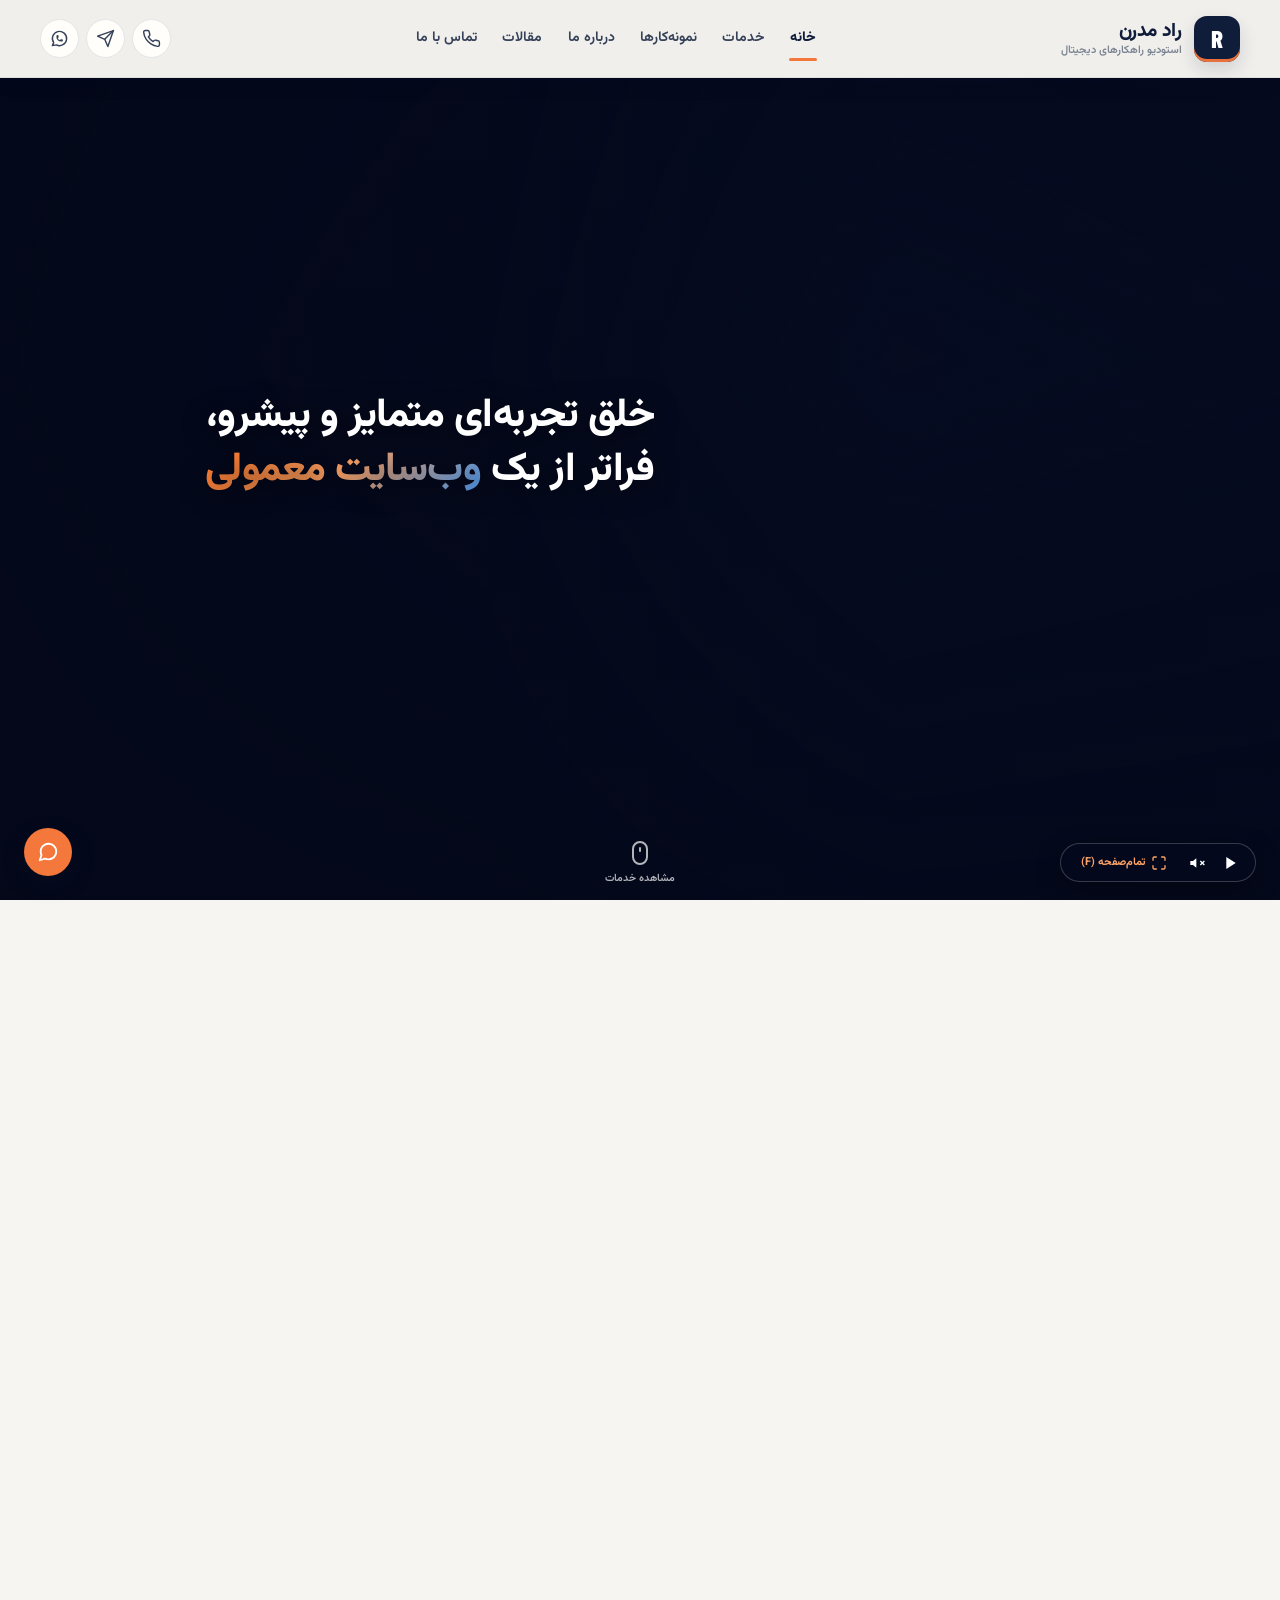
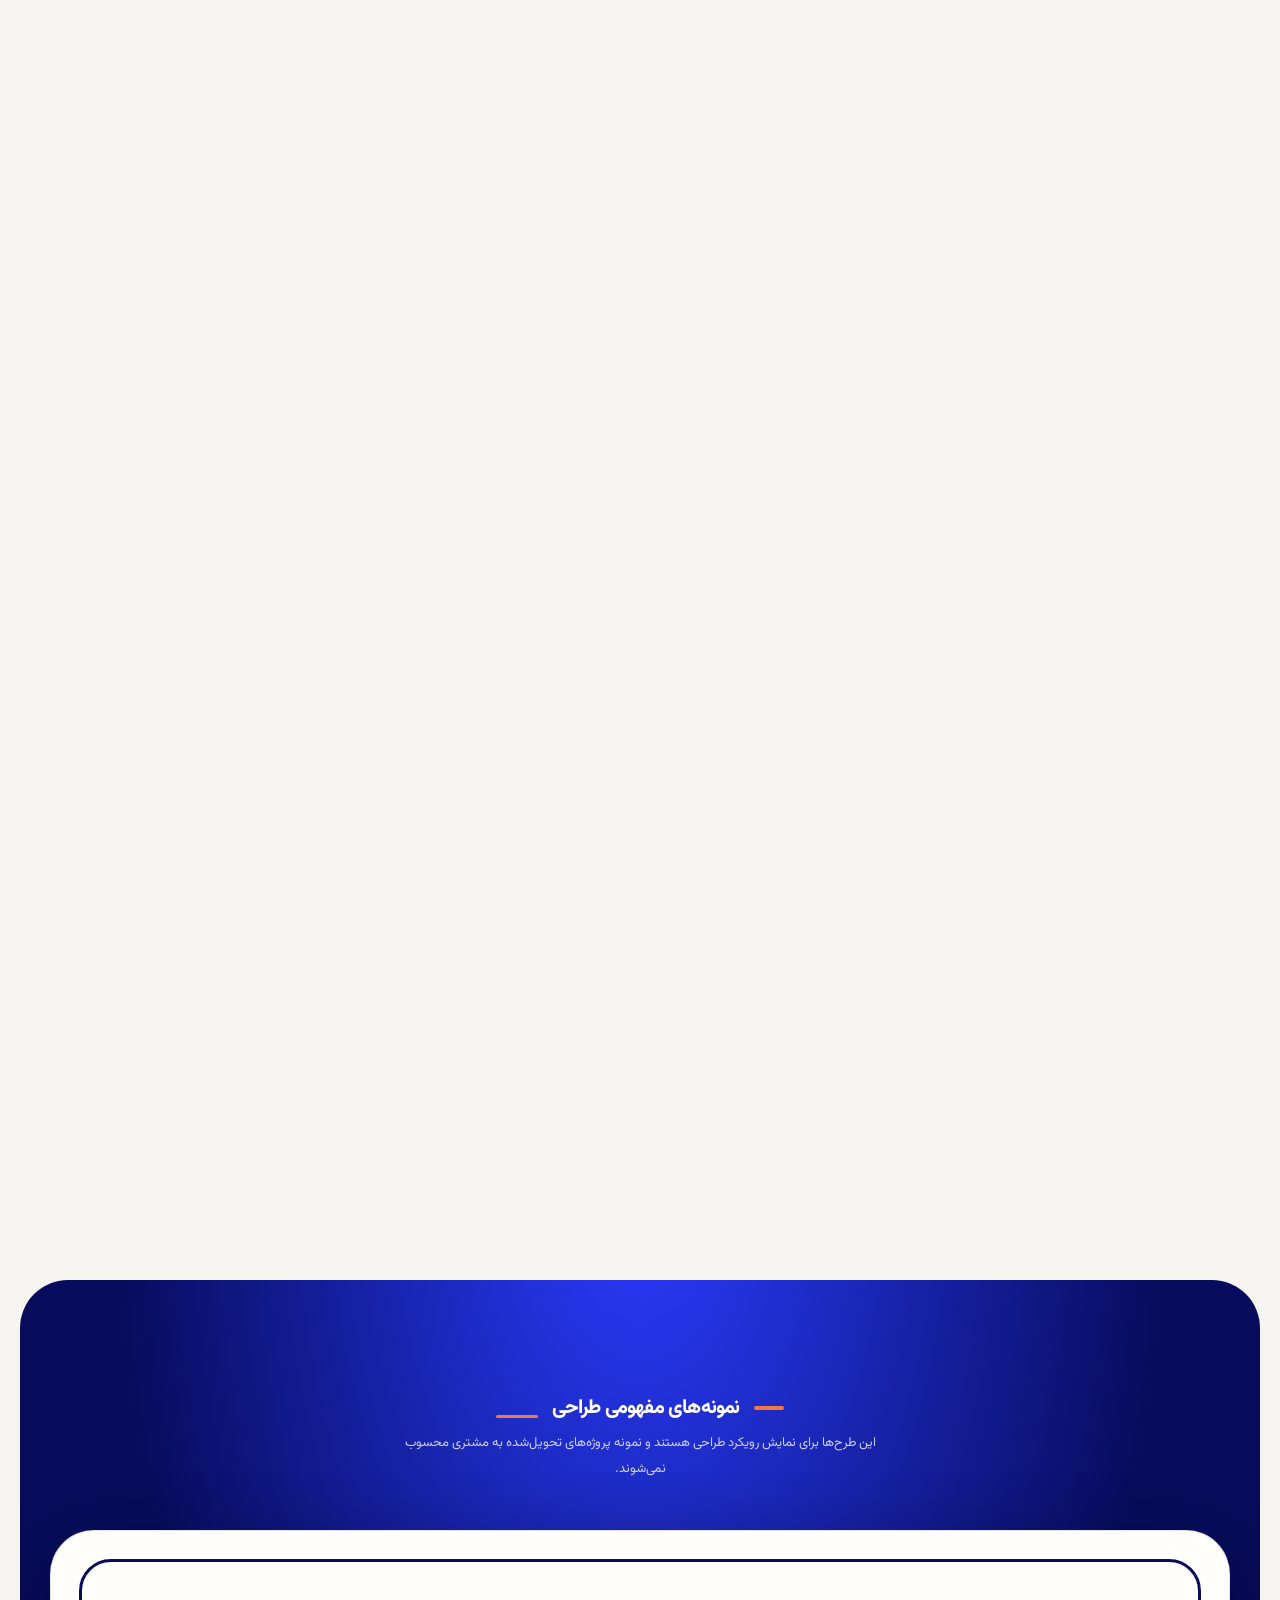
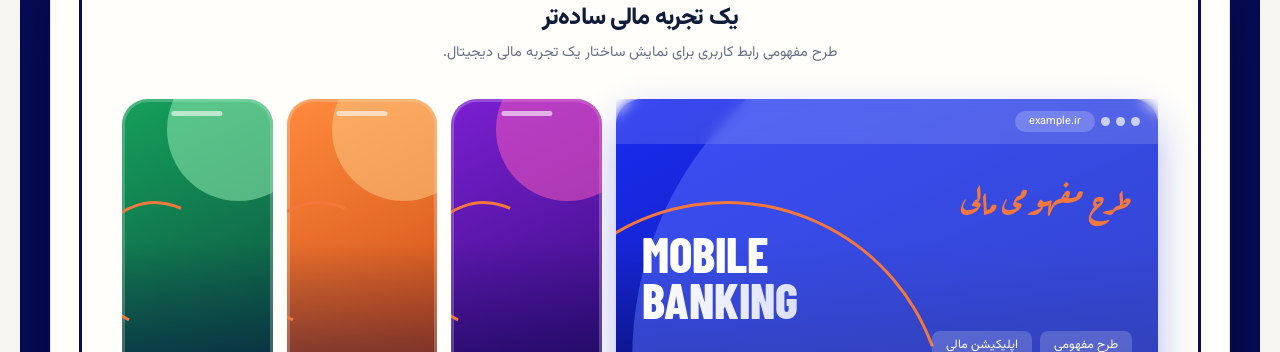
<file: index.html>
<!DOCTYPE html>
<html lang="fa" dir="rtl">
<head>
<meta charset="utf-8">
<meta name="viewport" content="width=device-width, initial-scale=1, viewport-fit=cover">
<title>راد مدرن | طراحی سایت، توسعه نرم‌افزار و راهکارهای دیجیتال</title>
<meta name="description" content="راد مدرن در زمینه طراحی و توسعه وب‌سایت، نرم‌افزار و بهینه‌سازی تجربه دیجیتال کسب‌وکارها فعالیت می‌کند. برای بررسی نیاز پروژه و دریافت مشاوره با ما در ارتباط باشید.">
<meta name="theme-color" content="var(--rm-blue)">
<meta property="og:type" content="website">
<meta property="og:locale" content="fa_IR">
<meta property="og:site_name" content="راد مدرن">
<meta property="og:title" content="راد مدرن | طراحی سایت و توسعه راهکارهای دیجیتال">
<meta property="og:description" content="طراحی وب‌سایت، توسعه نرم‌افزار و راهکارهای دیجیتال متناسب با نیاز کسب‌وکار.">
<meta name="twitter:card" content="summary">
<link rel="preconnect" href="https://fonts.googleapis.com">
<link rel="preconnect" href="https://fonts.gstatic.com" crossorigin>
<link href="https://fonts.googleapis.com/css2?family=Vazirmatn:wght@400;500;600;700;800&display=swap" rel="stylesheet">
<script>document.documentElement.classList.add("js")</script>
<link href="https://fonts.googleapis.com/css2?family=Aref+Ruqaa:wght@700&family=Barlow+Condensed:wght@600;700;800&display=swap" rel="stylesheet">
<link rel="stylesheet" href="site.css">
<link rel="stylesheet" href="home.css">
<link rel="stylesheet" href="design-system.css">
  <link rel="stylesheet" href="visual-refresh.css">
</head>
<body class="page-home">
<a class="skip-link" href="#main-content">رفتن به محتوای اصلی</a>

<header class="site-header" id="siteHeader">
  <div class="header-container">
    <!-- لوگو و نشان برند -->
    <a href="index.html" class="header-brand" aria-label="صفحه اصلی راد مدرن">
      <span class="brand-logo" aria-hidden="true">
        <span class="logo-mark">R</span>
      </span>
      <div class="brand-text">
        <strong class="brand-name">راد مدرن</strong>
        <span class="brand-tag">استودیو راهکارهای دیجیتال</span>
      </div>
    </a>

    <!-- منوی ناوبری اصلی دسکتاپ -->
    <nav class="header-nav" aria-label="منوی اصلی">
      <ul class="nav-list">
        <li><a href="index.html" class="nav-link is-active" aria-current="page">خانه</a></li>
        <li><a href="#services" class="nav-link">خدمات</a></li>
        <li><a href="nemonekar.html" class="nav-link">نمونه‌کارها</a></li>
        <li><a href="about.html" class="nav-link">درباره ما</a></li>
        <li><a href="maghalat.html" class="nav-link">مقالات</a></li>
        <li><a href="contact.html" class="nav-link">تماس با ما</a></li>
      </ul>
    </nav>

    <!-- اکشن‌ها و دکمه تماس -->
    <div class="header-actions">
      <div class="header-contact" role="group" aria-label="راه‌های ارتباط سریع">
        <a class="hc hc--call" href="tel:+989120000000" aria-label="تماس تلفنی" title="تماس تلفنی"><svg viewBox="0 0 24 24" aria-hidden="true"><path d="M22 16.92v3a2 2 0 0 1-2.18 2 19.79 19.79 0 0 1-8.63-3.07 19.5 19.5 0 0 1-6-6 19.79 19.79 0 0 1-3.07-8.67A2 2 0 0 1 4.11 2h3a2 2 0 0 1 2 1.72 12.84 12.84 0 0 0 .7 2.81 2 2 0 0 1-.45 2.11L8.09 9.91a16 16 0 0 0 6 6l1.27-1.27a2 2 0 0 1 2.11-.45 12.84 12.84 0 0 0 2.81.7A2 2 0 0 1 22 16.92z"/></svg></a>
        <a class="hc hc--tg" href="https://t.me/radmodern" target="_blank" rel="noopener" aria-label="تلگرام" title="تلگرام"><svg viewBox="0 0 24 24" aria-hidden="true"><path d="M22 2L11 13"/><path d="M22 2l-7 20-4-9-9-4 20-7z"/></svg></a>
        <a class="hc hc--wa" href="https://wa.me/989120000000" target="_blank" rel="noopener" aria-label="واتساپ" title="واتساپ"><svg viewBox="0 0 24 24" aria-hidden="true"><path d="M3 21l1.65-3.8a9 9 0 1 1 3.4 2.9L3 21"/><path d="M9 10a.5.5 0 0 0 1 0V9a.5.5 0 0 0-1 0v1a5 5 0 0 0 5 5h1a.5.5 0 0 0 0-1h-1a.5.5 0 0 0 0 1"/></svg></a>
      </div>

      <!-- دکمه همبرگری موبایل -->
      <button type="button" class="mobile-toggle" id="mobileMenuBtn" aria-label="باز کردن منوی موبایل" aria-expanded="false" aria-controls="mobileNav">
        <span class="hamburger-bar"></span>
        <span class="hamburger-bar"></span>
        <span class="hamburger-bar"></span>
      </button>
    </div>
  </div>

  <!-- منوی کشویی موبایل (Drawer) -->
  <div class="mobile-drawer" id="mobileNav" aria-hidden="true">
    <div class="drawer-backdrop" id="drawerBackdrop"></div>
    <div class="drawer-content">
      <div class="drawer-header">
        <a href="index.html" class="header-brand">
          <span class="brand-logo" aria-hidden="true"><span class="logo-mark">R</span></span>
          <div class="brand-text">
            <strong class="brand-name">راد مدرن</strong>
            <span class="brand-tag">استودیو راهکارهای دیجیتال</span>
          </div>
        </a>
        <button type="button" class="drawer-close" id="drawerCloseBtn" aria-label="بستن منو">
          <svg viewBox="0 0 24 24" aria-hidden="true"><path d="M6 18L18 6M6 6l12 12" stroke="currentColor" stroke-width="2" stroke-linecap="round"/></svg>
        </button>
      </div>

      <ul class="drawer-links">
        <li><a href="index.html" class="drawer-link is-active"><svg viewBox="0 0 24 24"><path d="M3 9l9-7 9 7v11a2 2 0 0 1-2 2H5a2 2 0 0 1-2-2z"/></svg>خانه</a></li>
        <li><a href="#services" class="drawer-link"><svg viewBox="0 0 24 24"><rect x="2" y="3" width="20" height="14" rx="2"/><path d="M8 21h8M12 17v4"/></svg>خدمات</a></li>
        <li><a href="nemonekar.html" class="drawer-link"><svg viewBox="0 0 24 24"><polygon points="12 2 2 7 12 12 22 7 12 2"/><polyline points="2 17 12 22 22 17"/><polyline points="2 12 12 17 22 12"/></svg>نمونه‌کارها</a></li>
        <li><a href="about.html" class="drawer-link"><svg viewBox="0 0 24 24"><path d="M17 21v-2a4 4 0 0 0-4-4H5a4 4 0 0 0-4 4v2"/><circle cx="9" cy="7" r="4"/><path d="M23 21v-2a4 4 0 0 0-3-3.87"/><path d="M16 3.13a4 4 0 0 1 0 7.75"/></svg>درباره ما</a></li>
        <li><a href="maghalat.html" class="drawer-link"><svg viewBox="0 0 24 24"><path d="M4 19.5A2.5 2.5 0 0 1 6.5 17H20"/><path d="M6.5 2H20v20H6.5A2.5 2.5 0 0 1 4 19.5v-15A2.5 2.5 0 0 1 6.5 2z"/></svg>مقالات</a></li>
        <li><a href="contact.html" class="drawer-link"><svg viewBox="0 0 24 24"><path d="M22 16.92v3a2 2 0 0 1-2.18 2 19.79 19.79 0 0 1-8.63-3.07 19.5 19.5 0 0 1-6-6 19.79 19.79 0 0 1-3.07-8.67A2 2 0 0 1 4.11 2h3a2 2 0 0 1 2 1.72 12.84 12.84 0 0 0 .7 2.81 2 2 0 0 1-.45 2.11L8.09 9.91a16 16 0 0 0 6 6l1.27-1.27a2 2 0 0 1 2.11-.45 12.84 12.84 0 0 0 2.81.7A2 2 0 0 1 22 16.92z"/></svg>تماس با ما</a></li>
      </ul>

      <div class="drawer-footer">
        <a href="contact.html" class="btn btn-primary" style="width:100%">شروع همکاری و مشاوره</a>
        <div class="drawer-social" role="group" aria-label="راه‌های ارتباط سریع">
        <a class="hc hc--call" href="tel:+989120000000" aria-label="تماس تلفنی" title="تماس تلفنی"><svg viewBox="0 0 24 24" aria-hidden="true"><path d="M22 16.92v3a2 2 0 0 1-2.18 2 19.79 19.79 0 0 1-8.63-3.07 19.5 19.5 0 0 1-6-6 19.79 19.79 0 0 1-3.07-8.67A2 2 0 0 1 4.11 2h3a2 2 0 0 1 2 1.72 12.84 12.84 0 0 0 .7 2.81 2 2 0 0 1-.45 2.11L8.09 9.91a16 16 0 0 0 6 6l1.27-1.27a2 2 0 0 1 2.11-.45 12.84 12.84 0 0 0 2.81.7A2 2 0 0 1 22 16.92z"/></svg></a>
        <a class="hc hc--tg" href="https://t.me/radmodern" target="_blank" rel="noopener" aria-label="تلگرام" title="تلگرام"><svg viewBox="0 0 24 24" aria-hidden="true"><path d="M22 2L11 13"/><path d="M22 2l-7 20-4-9-9-4 20-7z"/></svg></a>
        <a class="hc hc--wa" href="https://wa.me/989120000000" target="_blank" rel="noopener" aria-label="واتساپ" title="واتساپ"><svg viewBox="0 0 24 24" aria-hidden="true"><path d="M3 21l1.65-3.8a9 9 0 1 1 3.4 2.9L3 21"/><path d="M9 10a.5.5 0 0 0 1 0V9a.5.5 0 0 0-1 0v1a5 5 0 0 0 5 5h1a.5.5 0 0 0 0-1h-1a.5.5 0 0 0 0 1"/></svg></a>
      </div>
        <a href="mailto:info@radmodern.ir" class="drawer-contact-line">
          <svg viewBox="0 0 24 24"><rect x="3" y="5" width="18" height="14" rx="2"/><path d="M3 7l9 6 9-6"/></svg>
          <span dir="ltr">info@radmodern.ir</span>
        </a>
      </div>
    </div>
  </div>
</header>

<main id="main-content">

  <!-- بخش هیرو ویدیویی تمام‌صفحه با لایه متن روی ویدیو -->
  <section class="hero-video-hero" id="hero">
    <!-- پس‌زمینه ویدیویی تمام‌صفحه -->
    <div class="hero-video-bg">
      <video
        id="heroVideo"
        class="hero-video-element"
        src="document_31063211373.mp4"
        playsinline
        muted
        loop
        autoplay
        preload="auto"
      >
        مرورگر شما از پخش ویدیو پشتیبانی نمی‌کند.
      </video>
    </div>

    <!-- لایه تاریک گرادیانت برای وضوح و خوانایی عالی متن روی ویدیو -->
    <div class="hero-video-scrim" aria-hidden="true"></div>

    <!-- محتوای متنی روی ویدیو -->
    <div class="wrap hero-overlay-content">
      <div class="hero-text-block">
        <!-- نشان استودیو -->


        <!-- تایتل اصلی روی ویدیو -->
        <h1 class="hero-overlay-h1">
          خلق تجربه‌ای متمایز و پیشرو،<br>
          فراتر از یک <span class="gradient-text-hero">وب‌سایت معمولی</span>
        </h1>

        <!-- متن توضیحات روی ویدیو -->
     

        <!-- ویژگی‌های شاخص روی ویدیو -->
        
      </div>
    </div>

    <!-- کنترل‌های شناور ویدیو در گوشه هیرو (صدا، تمام‌صفحه و توقف/پخش) -->
    <div class="hero-floating-controls" aria-label="کنترل‌های ویدیو">
      <button type="button" class="hero-ctrl-btn" id="heroPlayBtn" aria-label="پخش یا توقف ویدیو" title="پخش / توقف (Space)">
        <svg class="icon-play" viewBox="0 0 24 24"><polygon points="5 3 19 12 5 21 5 3" fill="currentColor"/></svg>
        <svg class="icon-pause" viewBox="0 0 24 24"><rect x="6" y="4" width="4" height="16" fill="currentColor"/><rect x="14" y="4" width="4" height="16" fill="currentColor"/></svg>
      </button>

      <button type="button" class="hero-ctrl-btn" id="heroMuteBtn" aria-label="قطع یا وصل صدا" title="صدا (کلید M)">
        <svg class="icon-sound-on" viewBox="0 0 24 24"><polygon points="11 5 6 9 2 9 2 15 6 15 11 19 11 5" fill="currentColor"/><path d="M15.54 8.46a5 5 0 0 1 0 7.07M19.07 4.93a10 10 0 0 1 0 14.14" fill="none" stroke="currentColor" stroke-width="2" stroke-linecap="round"/></svg>
        <svg class="icon-sound-off" viewBox="0 0 24 24"><polygon points="11 5 6 9 2 9 2 15 6 15 11 19 11 5" fill="currentColor"/><line x1="23" y1="9" x2="17" y2="15" stroke="currentColor" stroke-width="2"/><line x1="17" y1="9" x2="23" y2="15" stroke="currentColor" stroke-width="2"/></svg>
      </button>

      <button type="button" class="hero-ctrl-btn hero-ctrl-btn--fs" id="heroFullscreenBtn" aria-label="تماشای تمام‌صفحه ویدیو" title="تمام‌صفحه (کلید F یا دابل‌کلیک)">
        <svg class="icon-fs-enter" viewBox="0 0 24 24"><path d="M8 3H5a2 2 0 0 0-2 2v3m18 0V5a2 2 0 0 0-2-2h-3m0 18h3a2 2 0 0 0 2-2v-3M3 16v3a2 2 0 0 0 2 2h3" fill="none" stroke="currentColor" stroke-width="2" stroke-linecap="round" stroke-linejoin="round"/></svg>
        <svg class="icon-fs-exit" viewBox="0 0 24 24"><path d="M4 14h6v6m10-10h-6V4m0 6l7-7M3 21l7-7" fill="none" stroke="currentColor" stroke-width="2" stroke-linecap="round" stroke-linejoin="round"/></svg>
        <span class="fs-pill-tag">تمام‌صفحه (F)</span>
      </button>
    </div>

    <!-- نشانگر اسکرول به پایین -->
    <a href="#services" class="hero-scroll-down" aria-label="اسکرول به بخش خدمات">
      <span class="mouse-icon">
        <span class="mouse-wheel"></span>
      </span>
      <span class="scroll-text">مشاهده خدمات</span>
    </a>
  </section>

  <section class="services" id="services">
    <div class="wrap">
      <h2 class="sec-title">خدمات ما</h2>
      <div class="grid">
        <a class="svc" href="contact.html">
          <div class="svc-wrap"><div class="svc-art" aria-hidden="true"><span class="svc-fa">طراحی سایت</span><strong class="svc-en"><b>WEB</b><b>DESIGN</b></strong></div></div>
          <h3>طراحی سایت</h3>
          <small>Website Design &amp; Development</small>
          <p>طراحی ساختار، رابط کاربری و تجربه مناسب برای مخاطبان کسب‌وکار</p>
        </a>
        <a class="svc" href="contact.html">
          <div class="svc-wrap"><div class="svc-art" aria-hidden="true"><span class="svc-fa">توسعه نرم‌افزار</span><strong class="svc-en"><b>SOFTWARE</b><b>DEVELOPMENT</b></strong></div></div>
          <h3>توسعه نرم‌افزار</h3>
          <small>Custom Software</small>
          <p>پیاده‌سازی قابلیت‌ها و ابزارهای اختصاصی بر اساس فرایندهای پروژه</p>
        </a>
        <a class="svc" href="contact.html">
          <div class="svc-wrap"><div class="svc-art" aria-hidden="true"><span class="svc-fa">هوش مصنوعی</span><strong class="svc-en"><b>AI</b><b>SOLUTIONS</b></strong></div></div>
          <h3>راهکارهای هوش مصنوعی</h3>
          <small>AI Solutions</small>
          <p>بررسی کاربردهای هوش مصنوعی و طراحی فرایندهای هوشمند متناسب با نیاز</p>
        </a>
        <a class="svc" href="contact.html">
          <div class="svc-wrap"><div class="svc-art" aria-hidden="true"><span class="svc-fa">مشاوره دیجیتال</span><strong class="svc-en"><b>DIGITAL</b><b>CONSULTING</b></strong></div></div>
          <h3>مشاوره دیجیتال</h3>
          <small>Digital Consulting</small>
          <p>اولویت‌بندی مسیر دیجیتال، انتخاب راهکار و برنامه‌ریزی اجرا</p>
        </a>
      </div>
    </div>
  </section>

  <section class="showcase" id="portfolio">
    <div class="wrap">
      <h2 class="sec-title">نمونه‌های مفهومی طراحی</h2>
      <p class="sec-sub">این طرح‌ها برای نمایش رویکرد طراحی هستند و نمونه پروژه‌های تحویل‌شده به مشتری محسوب نمی‌شوند.</p>
      <div class="sc-frame">
        <div class="sc-tab"><span class="sc-mark">R</span><b>طرح مفهومی مالی</b></div>
        <div class="sc-side" aria-hidden="false">
          <span class="sc-dev on"><svg viewBox="0 0 24 24"><rect x="4" y="5" width="16" height="11" rx="2"/><path d="M2 19h20"/></svg></span>
          <button type="button" class="sc-swap" aria-label="پروژه بعدی"><svg viewBox="0 0 24 24"><path d="M8 4v14M5 15l3 3 3-3M16 20V6M13 9l3-3 3 3"/></svg></button>
          <span class="sc-dev"><svg viewBox="0 0 24 24"><rect x="8" y="3" width="8" height="18" rx="2"/><path d="M11 18h2"/></svg></span>
        </div>
        <div class="sc-screen">
          <h3>یک تجربه مالی ساده‌تر</h3>
          <p>طرح مفهومی رابط کاربری برای نمایش ساختار یک تجربه مالی دیجیتال.</p>
          <div class="sc-row">
            <div class="sc-item is-active" role="button" tabindex="0" aria-expanded="true" style="--c1:var(--rm-palette-1a2cf0);--c2:var(--rm-palette-0a1590);--c3:var(--rm-palette-5b73ff)" data-name="طرح مفهومی مالی" data-head="مدیریت مالی در یک لمس" data-sub="همراه‌بانکی سریع و امن برای مدیریت حساب‌ها و پرداخت‌ها.">
              <span class="sc-notch"></span>
              <span class="sc-chrome"><i></i><i></i><i></i><em>example.ir</em></span>
              <div class="sc-info">
                <strong>طرح مفهومی مالی</strong>
                <span class="sc-en" aria-hidden="true"><b>MOBILE</b><b>BANKING</b></span>
                <div class="sc-x"><div>
                  <span class="sc-tags"><span>طرح مفهومی</span><span>اپلیکیشن مالی</span></span>
                  <a class="sc-cta" href="nemonekar.html">مشاهده پروژه <svg viewBox="0 0 24 24" aria-hidden="true"><path d="M15 5l-7 7 7 7"/></svg></a>
                </div></div>
              </div>
            </div>
            <div class="sc-item" role="button" tabindex="0" aria-expanded="false" style="--c1:var(--rm-palette-7a1fd1);--c2:var(--rm-palette-2a0a6e);--c3:var(--rm-palette-ff5fbf)" data-name="پلتفرم آموزش آنلاین" data-head="یادگیری بدون مرز" data-sub="پلتفرم آموزشی با دوره‌های ویدیویی و پیگیری پیشرفت.">
              <span class="sc-notch"></span>
              <span class="sc-chrome"><i></i><i></i><i></i><em>example.ir</em></span>
              <div class="sc-info">
                <strong>پلتفرم آموزش آنلاین</strong>
                <span class="sc-en" aria-hidden="true"><b>EDU</b><b>ACADEMY</b></span>
                <div class="sc-x"><div>
                  <span class="sc-tags"><span>طرح مفهومی</span><span>آموزشی</span></span>
                  <a class="sc-cta" href="nemonekar.html">مشاهده پروژه <svg viewBox="0 0 24 24" aria-hidden="true"><path d="M15 5l-7 7 7 7"/></svg></a>
                </div></div>
              </div>
            </div>
            <div class="sc-item" role="button" tabindex="0" aria-expanded="false" style="--c1:var(--rm-palette-ff8a3d);--c2:var(--rm-palette-c2410c);--c3:var(--rm-palette-ffd08a)" data-name="فروشگاه اینترنتی" data-head="خرید آسان‌تر، فروش بیشتر" data-sub="فروشگاه اینترنتی با تجربه خرید روان و پرداخت آنلاین.">
              <span class="sc-notch"></span>
              <span class="sc-chrome"><i></i><i></i><i></i><em>example.ir</em></span>
              <div class="sc-info">
                <strong>فروشگاه اینترنتی</strong>
                <span class="sc-en" aria-hidden="true"><b>ONLINE</b><b>STORE</b></span>
                <div class="sc-x"><div>
                  <span class="sc-tags"><span>طرح مفهومی</span><span>فروشگاهی</span></span>
                  <a class="sc-cta" href="nemonekar.html">مشاهده پروژه <svg viewBox="0 0 24 24" aria-hidden="true"><path d="M15 5l-7 7 7 7"/></svg></a>
                </div></div>
              </div>
            </div>
            <div class="sc-item" role="button" tabindex="0" aria-expanded="false" style="--c1:var(--rm-palette-15a05b);--c2:var(--rm-palette-0b3d3a);--c3:var(--rm-palette-9bf5b9)" data-name="سامانه نوبت‌دهی" data-head="نوبت‌گیری بی‌دغدغه" data-sub="سایت کلینیک با رزرو آنلاین نوبت و معرفی پزشکان.">
              <span class="sc-notch"></span>
              <span class="sc-chrome"><i></i><i></i><i></i><em>example.ir</em></span>
              <div class="sc-info">
                <strong>سامانه نوبت‌دهی</strong>
                <span class="sc-en" aria-hidden="true"><b>CLINIC</b><b>BOOKING</b></span>
                <div class="sc-x"><div>
                  <span class="sc-tags"><span>طرح مفهومی</span><span>نوبت‌دهی</span></span>
                  <a class="sc-cta" href="nemonekar.html">مشاهده پروژه <svg viewBox="0 0 24 24" aria-hidden="true"><path d="M15 5l-7 7 7 7"/></svg></a>
                </div></div>
              </div>
            </div>
          </div>
          <div class="sc-dots">
            <button type="button" aria-label="پروژه 1" class="is-on"></button>
            <button type="button" aria-label="پروژه 2" class=""></button>
            <button type="button" aria-label="پروژه 3" class=""></button>
            <button type="button" aria-label="پروژه 4" class=""></button>
          </div>
        </div>
      </div>
    </div>
  </section>

  <section class="why process-section" id="why" aria-labelledby="process-title">
    <div class="wrap">
      <div class="process-heading">
        <div class="process-kicker"><span class="process-kicker-line"></span><span>روش کار ما</span><span class="process-kicker-en" dir="ltr">OUR PROCESS</span></div>
        <div class="process-intro">
          <h2 class="sec-title" id="process-title">اصول همکاری در <span>راد مدرن</span></h2>
          <p class="sec-sub">شفافیت در تصمیم‌ها، توجه به نیاز پروژه و سنجش کیفیت در طول اجرا.</p>
        </div>
        <div class="process-index" aria-hidden="true"><span>۰۱</span><i></i><span>۰۴</span></div>
      </div>

      <div class="feats process-steps">
        <article class="feat process-step">
          <div class="process-step-top"><span class="process-number" dir="ltr">01</span><span class="ico" aria-hidden="true"><svg viewBox="0 0 24 24"><circle cx="9" cy="8" r="3.5"/><path d="M2.5 20a6.5 6.5 0 0 1 13 0"/><circle cx="17.5" cy="9" r="2.5"/><path d="M17 14.5a5 5 0 0 1 4.5 5"/></svg></span></div>
          <h3>شناخت مسئله</h3>
          <p>تعریف هدف، مخاطب و محدودیت‌ها پیش از انتخاب راهکار</p>
          <span class="process-step-caption">DISCOVER</span>
        </article>
        <article class="feat process-step">
          <div class="process-step-top"><span class="process-number" dir="ltr">02</span><span class="ico" aria-hidden="true"><svg viewBox="0 0 24 24"><path d="M12 3l7 3v5c0 4.5-3 8-7 10-4-2-7-5.5-7-10V6z"/><path d="M9 12l2 2 4-4"/></svg></span></div>
          <h3>برنامه‌ریزی مرحله‌ای</h3>
          <p>تقسیم کار به گام‌های روشن و قابل بررسی</p>
          <span class="process-step-caption">PLAN</span>
        </article>
        <article class="feat process-step">
          <div class="process-step-top"><span class="process-number" dir="ltr">03</span><span class="ico" aria-hidden="true"><svg viewBox="0 0 24 24"><path d="M4 14v-2a8 8 0 0 1 16 0v2"/><rect x="3" y="14" width="4" height="6" rx="1.5"/><rect x="17" y="14" width="4" height="6" rx="1.5"/></svg></span></div>
          <h3>ارتباط شفاف</h3>
          <p>هماهنگی درباره دامنه کار، زمان‌بندی و تغییرات پروژه</p>
          <span class="process-step-caption">COLLABORATE</span>
        </article>
        <article class="feat process-step">
          <div class="process-step-top"><span class="process-number" dir="ltr">04</span><span class="ico" aria-hidden="true"><svg viewBox="0 0 24 24"><rect x="4" y="3" width="16" height="18" rx="3"/><path d="M9 12l2 2 4-4"/></svg></span></div>
          <h3>آزمون و بهبود</h3>
          <p>بررسی خروجی و اصلاح موارد ضروری پیش از تحویل</p>
          <span class="process-step-caption">REFINE</span>
        </article>
      </div>
    </div>
  </section>

  <section class="portfolio blog" id="blog">
    <div class="wrap">
      <div class="sec-head">
        <div>
          <h2 class="sec-title">نمونه‌های مفهومی بیشتر</h2>
          <p class="sec-sub">چند نمونه مفهومی از تجربه‌هایی که می‌توان برای کسب‌وکارهای مختلف طراحی کرد.</p>
        </div>
        <div class="arrows">
          <button class="arrow prev" aria-label="قبلی"><svg viewBox="0 0 24 24" aria-hidden="true"><path d="M9 5l7 7-7 7"/></svg></button>
          <button class="arrow next" aria-label="بعدی"><svg viewBox="0 0 24 24" aria-hidden="true"><path d="M15 5l-7 7 7 7"/></svg></button>
        </div>
      </div>
      <div class="track">
        <article class="work">
          <div class="shot"><img src="image/nemonekar1.png" alt="طرح مفهومی اپلیکیشن مالی" loading="lazy"></div>
          <div class="body">
            <small>طرح مفهومی · اپلیکیشن موبایل</small>
            <h3>طرح مفهومی مالی</h3>
            <div class="tags"><span>مالی</span><span>اپلیکیشن</span><span>مفهومی</span></div>
          </div>
          <a class="more" href="nemonekar.html">مشاهده پروژه <svg viewBox="0 0 24 24" aria-hidden="true"><path d="M15 5l-7 7 7 7"/></svg></a>
        </article>
        <article class="work">
          <div class="shot"><img src="image/nemonekar2.png" alt="طرح مفهومی وب‌سایت آموزشی" loading="lazy"></div>
          <div class="body">
            <small>طرح مفهومی · آموزشی</small>
            <h3>پلتفرم آموزش آنلاین</h3>
            <div class="tags"><span>آموزشی</span><span>طراحی سایت</span></div>
          </div>
          <a class="more" href="nemonekar.html">مشاهده پروژه <svg viewBox="0 0 24 24" aria-hidden="true"><path d="M15 5l-7 7 7 7"/></svg></a>
        </article>
        <article class="work">
          <div class="shot"><img src="image/nemonekar3.png" alt="طرح مفهومی فروشگاه اینترنتی" loading="lazy"></div>
          <div class="body">
            <small>طرح مفهومی · فروشگاه اینترنتی</small>
            <h3>فروشگاه اینترنتی</h3>
            <div class="tags"><span>فروشگاهی</span><span>توسعه نرم‌افزار</span></div>
          </div>
          <a class="more" href="nemonekar.html">مشاهده پروژه <svg viewBox="0 0 24 24" aria-hidden="true"><path d="M15 5l-7 7 7 7"/></svg></a>
        </article>
        <article class="work">
          <div class="shot"><img src="image/nemonekar4.png" alt="طرح مفهومی وب‌سایت خدماتی" loading="lazy"></div>
          <div class="body">
            <small>طرح مفهومی · شرکتی</small>
            <h3>وب‌سایت معرفی خدمات</h3>
            <div class="tags"><span>ساختار محتوا</span><span>UI/UX</span><span>شرکتی</span></div>
          </div>
          <a class="more" href="nemonekar.html">مشاهده پروژه <svg viewBox="0 0 24 24" aria-hidden="true"><path d="M15 5l-7 7 7 7"/></svg></a>
        </article>
      </div>
    </div>
  </section>

  <section class="cta" id="consult">
    <div class="wrap">
      <h2>برای قدم بعدی کسب‌وکارتان برنامه دارید؟</h2>
      <p>نیازتان را با ما مطرح کنید تا درباره مسیر مناسب طراحی و توسعه گفت‌وگو کنیم.</p>
      <a class="btn btn-primary" href="contact.html">ارتباط با راد مدرن</a>
    </div>
  </section>
</main>

<footer class="site-footer" aria-label="پاورقی سایت">
  <div class="sf-wrap">
    <div class="sf-top">
      <div class="sf-brand">
        <a class="sf-logo" href="index.html" aria-label="راد مدرن، صفحه اصلی">
          <span class="sf-mark" aria-hidden="true">R</span>
          <span><strong>راد مدرن</strong><small>استودیو راهکارهای دیجیتال</small></span>
        </a>
        <p>در راد مدرن، ایده‌های شما را به تجربه‌های حرفه‌ای در وب تبدیل می‌کنیم؛ با طراحی خلاقانه، توسعه تخصصی و همراهی در مسیر رشد کسب‌وکارتان.</p>
        <div class="sf-social" role="group" aria-label="راه‌های ارتباط سریع">
        <a class="hc hc--call" href="tel:+989120000000" aria-label="تماس تلفنی" title="تماس تلفنی"><svg viewBox="0 0 24 24" aria-hidden="true"><path d="M22 16.92v3a2 2 0 0 1-2.18 2 19.79 19.79 0 0 1-8.63-3.07 19.5 19.5 0 0 1-6-6 19.79 19.79 0 0 1-3.07-8.67A2 2 0 0 1 4.11 2h3a2 2 0 0 1 2 1.72 12.84 12.84 0 0 0 .7 2.81 2 2 0 0 1-.45 2.11L8.09 9.91a16 16 0 0 0 6 6l1.27-1.27a2 2 0 0 1 2.11-.45 12.84 12.84 0 0 0 2.81.7A2 2 0 0 1 22 16.92z"/></svg></a>
        <a class="hc hc--tg" href="https://t.me/radmodern" target="_blank" rel="noopener" aria-label="تلگرام" title="تلگرام"><svg viewBox="0 0 24 24" aria-hidden="true"><path d="M22 2L11 13"/><path d="M22 2l-7 20-4-9-9-4 20-7z"/></svg></a>
        <a class="hc hc--wa" href="https://wa.me/989120000000" target="_blank" rel="noopener" aria-label="واتساپ" title="واتساپ"><svg viewBox="0 0 24 24" aria-hidden="true"><path d="M3 21l1.65-3.8a9 9 0 1 1 3.4 2.9L3 21"/><path d="M9 10a.5.5 0 0 0 1 0V9a.5.5 0 0 0-1 0v1a5 5 0 0 0 5 5h1a.5.5 0 0 0 0-1h-1a.5.5 0 0 0 0 1"/></svg></a>
      </div>
      </div>
      <nav class="sf-col" aria-label="صفحات سایت">
        <h3>صفحات سایت</h3>
        <ul>
          <li><a href="index.html">خانه</a></li>
          <li><a href="nemonekar.html">نمونه‌کارها</a></li>
          <li><a href="about.html">درباره ما</a></li>
          <li><a href="maghalat.html">مقالات</a></li>
          <li><a href="contact.html">تماس با ما</a></li>
        </ul>
      </nav>
      <nav class="sf-col" aria-label="خدمات">
        <h3>خدمات</h3>
        <ul>
          <li><a href="index.html#services">طراحی سایت</a></li>
          <li><a href="index.html#services">توسعه نرم‌افزار</a></li>
          <li><a href="index.html#services">راهکارهای هوش مصنوعی</a></li>
          <li><a href="index.html#services">مشاوره دیجیتال</a></li>
          <li><a href="index.html#why">چرا راد مدرن؟</a></li>
        </ul>
      </nav>
      <nav class="sf-col" aria-label="دسته‌بندی مقالات">
        <h3>از مقالات بخوانید</h3>
        <ul>
          <li><a href="maghalat.html?cat=design">طراحی سایت</a></li>
          <li><a href="maghalat.html?cat=wordpress">وردپرس</a></li>
          <li><a href="maghalat.html?cat=seo">سئو و بهینه‌سازی</a></li>
          <li><a href="maghalat.html?cat=security">امنیت</a></li>
          <li><a href="maghalat.html?cat=ux">تجربه کاربری</a></li>
        </ul>
      </nav>
      <div class="sf-col">
        <h3>ارتباط با ما</h3>
        <ul>
          <li><a href="mailto:info@radmodern.ir" dir="ltr">info@radmodern.ir</a></li>
          <li><a href="contact.html">فرم درخواست مشاوره</a></li>
          <li><a href="index.html#portfolio">نمونه‌های مفهومی</a></li>
        </ul>
      </div>
    </div>
    <div class="sf-bottom">
      <span>© ۱۴۰۵ تمامی حقوق برای راد مدرن محفوظ است.</span>
      <span>ساخته‌شده با خلاقیت و تخصص</span>
    </div>
  </div>
</footer>

<!-- دکمه‌های شناور ارتباط سریع و بازگشت به بالا -->
<div class="floating-actions" aria-label="ابزارهای دسترسی سریع">
  <button type="button" class="floating-btn floating-btn--top" id="backToTopBtn" aria-label="رفتن به بالای صفحه" title="رفتن به بالا">
    <svg viewBox="0 0 24 24" fill="none" stroke="currentColor" stroke-width="2.5" stroke-linecap="round" stroke-linejoin="round"><path d="M18 15l-6-6-6 6"/></svg>
  </button>
  <a href="contact.html" class="floating-btn floating-btn--contact" aria-label="ارتباط سریع با راد مدرن" title="مشاوره و گفت‌وگو درباره پروژه">
    <svg viewBox="0 0 24 24" fill="none" stroke="currentColor" stroke-width="2" stroke-linecap="round" stroke-linejoin="round"><path d="M21 11.5a8.38 8.38 0 0 1-.9 3.8 8.5 8.5 0 0 1-7.6 4.7 8.38 8.38 0 0 1-3.8-.9L3 21l1.9-5.7a8.38 8.38 0 0 1-.9-3.8 8.5 8.5 0 0 1 4.7-7.6 8.38 8.38 0 0 1 3.8-.9h.5a8.48 8.48 0 0 1 8 8v.5z"/></svg>
  </a>
</div>

<script src="home.js"></script>
<script src="main.js"></script>
<script>
document.querySelectorAll('.portfolio').forEach(function(sec){
  var t = sec.querySelector('.track');
  if(!t) return;
  function go(d){ var rtl = getComputedStyle(t).direction === 'rtl'; t.scrollBy({left: (rtl ? -d : d) * (t.clientWidth * 0.8), behavior: 'smooth'}); }
  var prev = sec.querySelector('.prev');
  var next = sec.querySelector('.next');
  if(prev) prev.onclick = function(){ go(-1); };
  if(next) next.onclick = function(){ go(1); };
});
</script>
</body>
</html>
</file>
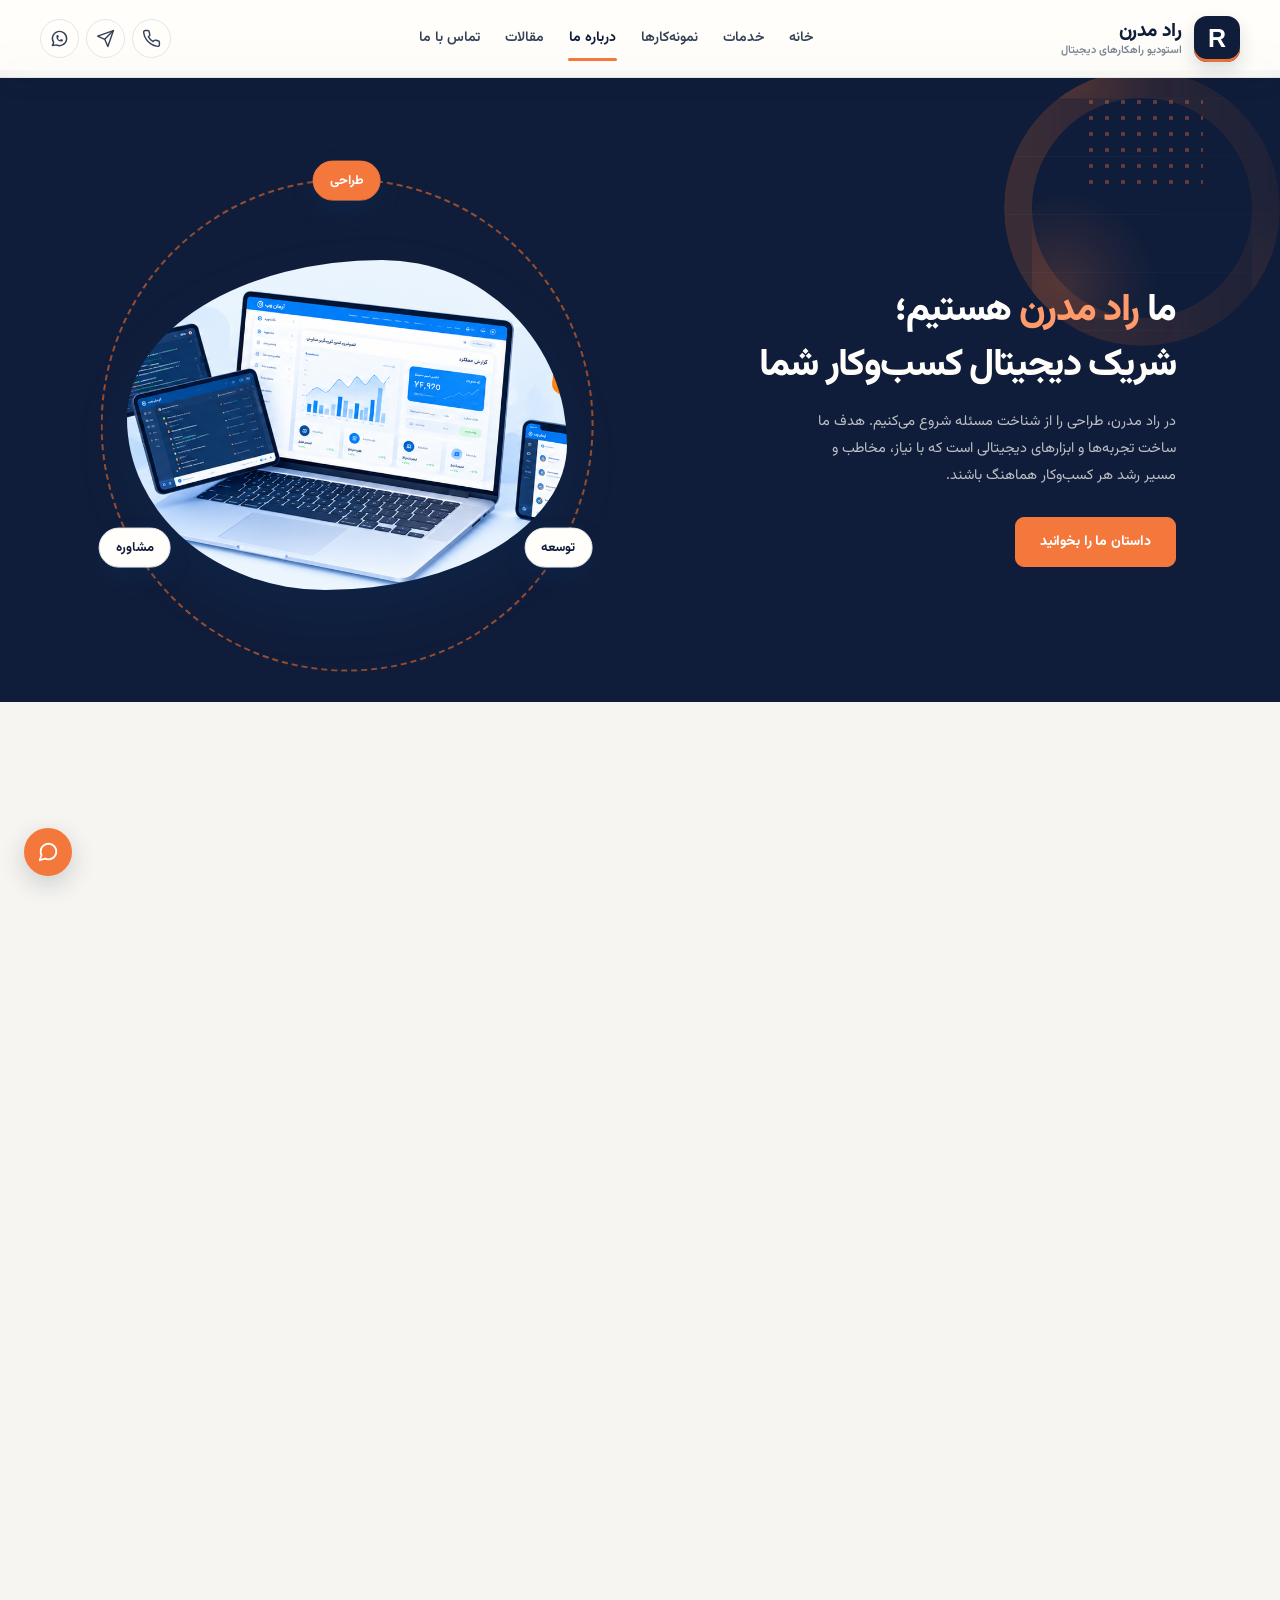
<file: about.html>
<!DOCTYPE html>
<html lang="fa" dir="rtl">
<head>
  <meta charset="UTF-8">
  <meta name="viewport" content="width=device-width, initial-scale=1">
  <title>درباره راد مدرن | رویکرد و فرایند همکاری</title>
  <meta name="description" content="با رویکرد راد مدرن در شناخت نیاز، طراحی تجربه کاربری و توسعه راهکارهای دیجیتال آشنا شوید.">
<meta property="og:type" content="website">
<meta property="og:locale" content="fa_IR">
<meta property="og:title" content="درباره راد مدرن | رویکرد و فرایند همکاری">
<meta property="og:description" content="رویکرد راد مدرن در شناخت مسئله، طراحی و اجرای راهکارهای دیجیتال.">
  <link rel="preconnect" href="https://fonts.googleapis.com">
  <link rel="preconnect" href="https://fonts.gstatic.com" crossorigin>
  <link href="https://fonts.googleapis.com/css2?family=Vazirmatn:wght@400;500;600;700;800&display=swap" rel="stylesheet">
  <link rel="stylesheet" href="site.css">
<link rel="stylesheet" href="design-system.css">
  <link rel="stylesheet" href="visual-refresh.css">
</head>
<body class="page-about">
<a class="skip-link" href="#main-content">رفتن به محتوای اصلی</a>
<header class="site-header" id="siteHeader">
  <div class="header-container">
    <!-- برند و لوگو -->
    <a href="index.html" class="header-brand" aria-label="صفحه اصلی راد مدرن">
      <span class="brand-logo" aria-hidden="true">
        <span class="logo-mark">R</span>
      </span>
      <div class="brand-text">
        <strong class="brand-name">راد مدرن</strong>
        <span class="brand-tag">استودیو راهکارهای دیجیتال</span>
      </div>
    </a>

    <!-- منوی ناوبری اصلی دسکتاپ -->
    <nav class="header-nav" aria-label="منوی اصلی">
      <ul class="nav-list">
        <li><a href="index.html" class="nav-link">خانه</a></li>
        <li><a href="index.html#services" class="nav-link">خدمات</a></li>
        <li><a href="nemonekar.html" class="nav-link">نمونه‌کارها</a></li>
        <li><a href="about.html" class="nav-link is-active" aria-current="page">درباره ما</a></li>
        <li><a href="maghalat.html" class="nav-link">مقالات</a></li>
        <li><a href="contact.html" class="nav-link">تماس با ما</a></li>
      </ul>
    </nav>

    <!-- اکشن‌ها -->
    <div class="header-actions">
      <div class="header-contact" role="group" aria-label="راه‌های ارتباط سریع">
        <a class="hc hc--call" href="tel:+989120000000" aria-label="تماس تلفنی" title="تماس تلفنی"><svg viewBox="0 0 24 24" aria-hidden="true"><path d="M22 16.92v3a2 2 0 0 1-2.18 2 19.79 19.79 0 0 1-8.63-3.07 19.5 19.5 0 0 1-6-6 19.79 19.79 0 0 1-3.07-8.67A2 2 0 0 1 4.11 2h3a2 2 0 0 1 2 1.72 12.84 12.84 0 0 0 .7 2.81 2 2 0 0 1-.45 2.11L8.09 9.91a16 16 0 0 0 6 6l1.27-1.27a2 2 0 0 1 2.11-.45 12.84 12.84 0 0 0 2.81.7A2 2 0 0 1 22 16.92z"/></svg></a>
        <a class="hc hc--tg" href="https://t.me/radmodern" target="_blank" rel="noopener" aria-label="تلگرام" title="تلگرام"><svg viewBox="0 0 24 24" aria-hidden="true"><path d="M22 2L11 13"/><path d="M22 2l-7 20-4-9-9-4 20-7z"/></svg></a>
        <a class="hc hc--wa" href="https://wa.me/989120000000" target="_blank" rel="noopener" aria-label="واتساپ" title="واتساپ"><svg viewBox="0 0 24 24" aria-hidden="true"><path d="M3 21l1.65-3.8a9 9 0 1 1 3.4 2.9L3 21"/><path d="M9 10a.5.5 0 0 0 1 0V9a.5.5 0 0 0-1 0v1a5 5 0 0 0 5 5h1a.5.5 0 0 0 0-1h-1a.5.5 0 0 0 0 1"/></svg></a>
      </div>

      <!-- دکمه همبرگری موبایل -->
      <button type="button" class="mobile-toggle" id="mobileMenuBtn" aria-label="باز کردن منوی موبایل" aria-expanded="false" aria-controls="mobileNav">
        <span class="hamburger-bar"></span>
        <span class="hamburger-bar"></span>
        <span class="hamburger-bar"></span>
      </button>
    </div>
  </div>

  <!-- منوی کشویی موبایل (Drawer) -->
  <div class="mobile-drawer" id="mobileNav" aria-hidden="true">
    <div class="drawer-backdrop" id="drawerBackdrop"></div>
    <div class="drawer-content">
      <div class="drawer-header">
        <a href="index.html" class="header-brand">
          <span class="brand-logo" aria-hidden="true"><span class="logo-mark">R</span></span>
          <div class="brand-text">
            <strong class="brand-name">راد مدرن</strong>
            <span class="brand-tag">راهکارهای دیجیتال</span>
          </div>
        </a>
        <button type="button" class="drawer-close" id="drawerCloseBtn" aria-label="بستن منو">
          <svg viewBox="0 0 24 24" aria-hidden="true"><path d="M6 18L18 6M6 6l12 12" stroke="currentColor" stroke-width="2" stroke-linecap="round"/></svg>
        </button>
      </div>

      <ul class="drawer-links">
        <li><a href="index.html" class="drawer-link"><svg viewBox="0 0 24 24"><path d="M3 9l9-7 9 7v11a2 2 0 0 1-2 2H5a2 2 0 0 1-2-2z"/></svg>خانه</a></li>
        <li><a href="index.html#services" class="drawer-link"><svg viewBox="0 0 24 24"><rect x="2" y="3" width="20" height="14" rx="2"/><path d="M8 21h8M12 17v4"/></svg>خدمات</a></li>
        <li><a href="nemonekar.html" class="drawer-link"><svg viewBox="0 0 24 24"><polygon points="12 2 2 7 12 12 22 7 12 2"/><polyline points="2 17 12 22 22 17"/><polyline points="2 12 12 17 22 12"/></svg>نمونه‌کارها</a></li>
        <li><a href="about.html" class="drawer-link is-active"><svg viewBox="0 0 24 24"><path d="M17 21v-2a4 4 0 0 0-4-4H5a4 4 0 0 0-4 4v2"/><circle cx="9" cy="7" r="4"/><path d="M23 21v-2a4 4 0 0 0-3-3.87"/><path d="M16 3.13a4 4 0 0 1 0 7.75"/></svg>درباره ما</a></li>
        <li><a href="maghalat.html" class="drawer-link"><svg viewBox="0 0 24 24"><path d="M4 19.5A2.5 2.5 0 0 1 6.5 17H20"/><path d="M6.5 2H20v20H6.5A2.5 2.5 0 0 1 4 19.5v-15A2.5 2.5 0 0 1 6.5 2z"/></svg>مقالات</a></li>
        <li><a href="contact.html" class="drawer-link"><svg viewBox="0 0 24 24"><path d="M22 16.92v3a2 2 0 0 1-2.18 2 19.79 19.79 0 0 1-8.63-3.07 19.5 19.5 0 0 1-6-6 19.79 19.79 0 0 1-3.07-8.67A2 2 0 0 1 4.11 2h3a2 2 0 0 1 2 1.72 12.84 12.84 0 0 0 .7 2.81 2 2 0 0 1-.45 2.11L8.09 9.91a16 16 0 0 0 6 6l1.27-1.27a2 2 0 0 1 2.11-.45 12.84 12.84 0 0 0 2.81.7A2 2 0 0 1 22 16.92z"/></svg>تماس با ما</a></li>
      </ul>

      <div class="drawer-footer">
        <a href="contact.html" class="btn btn-primary" style="width:100%">شروع همکاری و مشاوره</a>
        <div class="drawer-social" role="group" aria-label="راه‌های ارتباط سریع">
        <a class="hc hc--call" href="tel:+989120000000" aria-label="تماس تلفنی" title="تماس تلفنی"><svg viewBox="0 0 24 24" aria-hidden="true"><path d="M22 16.92v3a2 2 0 0 1-2.18 2 19.79 19.79 0 0 1-8.63-3.07 19.5 19.5 0 0 1-6-6 19.79 19.79 0 0 1-3.07-8.67A2 2 0 0 1 4.11 2h3a2 2 0 0 1 2 1.72 12.84 12.84 0 0 0 .7 2.81 2 2 0 0 1-.45 2.11L8.09 9.91a16 16 0 0 0 6 6l1.27-1.27a2 2 0 0 1 2.11-.45 12.84 12.84 0 0 0 2.81.7A2 2 0 0 1 22 16.92z"/></svg></a>
        <a class="hc hc--tg" href="https://t.me/radmodern" target="_blank" rel="noopener" aria-label="تلگرام" title="تلگرام"><svg viewBox="0 0 24 24" aria-hidden="true"><path d="M22 2L11 13"/><path d="M22 2l-7 20-4-9-9-4 20-7z"/></svg></a>
        <a class="hc hc--wa" href="https://wa.me/989120000000" target="_blank" rel="noopener" aria-label="واتساپ" title="واتساپ"><svg viewBox="0 0 24 24" aria-hidden="true"><path d="M3 21l1.65-3.8a9 9 0 1 1 3.4 2.9L3 21"/><path d="M9 10a.5.5 0 0 0 1 0V9a.5.5 0 0 0-1 0v1a5 5 0 0 0 5 5h1a.5.5 0 0 0 0-1h-1a.5.5 0 0 0 0 1"/></svg></a>
      </div>
        <a href="mailto:info@radmodern.ir" class="drawer-contact-line">
          <svg viewBox="0 0 24 24"><rect x="3" y="5" width="18" height="14" rx="2"/><path d="M3 7l9 6 9-6"/></svg>
          <span dir="ltr">info@radmodern.ir</span>
        </a>
      </div>
    </div>
  </div>
</header>

<main id="main-content">

  <!-- معرفی -->
  <section class="hero">
    <div class="container hero__inner">
      <div class="hero__text">
        <h1>ما <span class="accent">راد مدرن</span> هستیم؛<br>شریک دیجیتال کسب‌وکار شما</h1>
        <p>در راد مدرن، طراحی را از شناخت مسئله شروع می‌کنیم. هدف ما ساخت تجربه‌ها و ابزارهای دیجیتالی است که با نیاز، مخاطب و مسیر رشد هر کسب‌وکار هماهنگ باشند.</p>
        <a class="btn" href="#story">داستان ما را بخوانید</a>
      </div>
      <div class="hero__media">
        <div class="orbit" aria-hidden="true">
          <b style="--x:50%;--y:0%"><i>طراحی</i></b>
          <b style="--x:93.3%;--y:75%"><i>توسعه</i></b>
          <b style="--x:6.7%;--y:75%"><i>مشاوره</i></b>
        </div>
        <img src="image/about-hero.png" alt="تصویر معرفی راد مدرن" fetchpriority="high">
      </div>
    </div>
  </section>

  <!-- داستان -->
  <section class="story" id="story">
    <div class="container">
      <header class="head">
        <h2>از شناخت مسئله تا اجرای راهکار</h2>
        <p>فرایند همکاری بر پایه شناخت نیاز، تعیین اولویت‌ها و انتخاب راهکار متناسب با هر پروژه شکل می‌گیرد.</p>
      </header>

      <div class="story__inner">
        <div class="story__text">
          <h3>فرایند همکاری چگونه است؟</h3>
          <p>هر پروژه با گفت‌وگو و شناخت مسئله آغاز می‌شود. پیش از انتخاب فناوری یا طراحی صفحه‌ها، تلاش می‌کنیم مخاطب، هدف تجاری و محدودیت‌های اجرایی را روشن کنیم.</p>
          <p>دامنه همکاری می‌تواند از طراحی رابط کاربری و وب‌سایت تا توسعه قابلیت‌های اختصاصی و بهینه‌سازی تجربه دیجیتال را در بر بگیرد. محدوده و اولویت‌ها بر اساس نیاز واقعی پروژه مشخص می‌شوند.</p>

          <ul class="stats" aria-label="مراحل همکاری">
            <li><strong>۱</strong><span>شناخت نیاز</span></li>
            <li><strong>۲</strong><span>طراحی راهکار</span></li>
            <li><strong>۳</strong><span>توسعه و آزمون</span></li>
            <li><strong>۴</strong><span>پشتیبانی و بهبود</span></li>
          </ul>
        </div>
        <div class="story__media">
          <img src="image/about-office.jpg" alt="تصویری از فضای کاری" loading="lazy" decoding="async">
        </div>
      </div>
    </div>
  </section>

  <!-- ارزش‌ها -->
  <section class="values">
    <div class="container">
      <header class="head head--center">
        <h2>اصولی که با آن‌ها کار می‌کنیم</h2>
        <p>این ارزش‌ها هویت ما را شکل می‌دهند و در تمام پروژه‌ها حضور دارند.</p>
      </header>

      <div class="values__grid">
        <article class="value">
          <span class="value__icon" aria-hidden="true">🎯</span>
          <h3>نتیجه‌محور</h3>
          <p>هدف طراحی، پاسخ‌دادن به نیاز مخاطب و پشتیبانی از هدف مشخص کسب‌وکار است.</p>
        </article>
        <article class="value">
          <span class="value__icon" aria-hidden="true">💡</span>
          <h3>خلاقیت هوشمند</h3>
          <p>در انتخاب راهکار، خلاقیت را با شناخت مخاطب و محدودیت‌های اجرایی همراه می‌کنیم.</p>
        </article>
        <article class="value">
          <span class="value__icon" aria-hidden="true">🤝</span>
          <h3>شفافیت کامل</h3>
          <p>دامنه خدمات، هزینه‌ها و زمان‌بندی باید پیش از شروع کار شفاف و مکتوب شوند.</p>
        </article>
        <article class="value">
          <span class="value__icon" aria-hidden="true">⚡</span>
          <h3>سرعت + کیفیت</h3>
          <p>کیفیت و زمان‌بندی با توجه به دامنه توافق‌شده و شرایط هر پروژه مدیریت می‌شود.</p>
        </article>
        <article class="value">
          <span class="value__icon" aria-hidden="true">🔄</span>
          <h3>پشتیبانی مداوم</h3>
          <p>امکان پشتیبانی و توسعه بعدی بر اساس توافق و نیاز پروژه مشخص می‌شود.</p>
        </article>
        <article class="value">
          <span class="value__icon" aria-hidden="true">🚀</span>
          <h3>تکنولوژی روز</h3>
          <p>فناوری بر اساس نیاز، پایداری، امنیت و قابلیت نگهداری پروژه انتخاب می‌شود.</p>
        </article>
      </div>
    </div>
  </section>

  <!-- تیم -->
  <section class="team">
    <div class="container">
      <header class="head head--center">
        <h2>حوزه‌های تخصصی همکاری</h2>
        <p>حوزه‌هایی که در طراحی و اجرای راهکار دیجیتال به یکدیگر متصل می‌شوند.</p>
      </header>

      <div class="team__grid">
        <article class="member">
          <div class="member__avatar" aria-hidden="true">UX</div>
          <h3>طراحی تجربه کاربری</h3>
          <p>معماری اطلاعات، مسیر کاربر و رابط کاربری</p>
        </article>
        <article class="member">
          <div class="member__avatar" aria-hidden="true">DEV</div>
          <h3>توسعه وب و نرم‌افزار</h3>
          <p>پیاده‌سازی صفحات و قابلیت‌های متناسب با پروژه</p>
        </article>
        <article class="member">
          <div class="member__avatar" aria-hidden="true">SEO</div>
          <h3>بهینه‌سازی و سئو</h3>
          <p>بهبود ساختار فنی و دسترسی به محتوای سایت</p>
        </article>
        <article class="member">
          <div class="member__avatar" aria-hidden="true">QA</div>
          <h3>آزمون و پشتیبانی</h3>
          <p>بررسی کیفیت و برنامه‌ریزی برای بهبود مستمر</p>
        </article>
      </div>
    </div>
  </section>

  <!-- دعوت به اقدام -->
  <section class="cta">
    <div class="container">
      <h2>آماده‌اید کسب‌وکارتان را یک قدم جلوتر ببرید؟</h2>
      <p>با تیم راد مدرن صحبت کنید و ببینید چطور می‌توانیم به رشد شما کمک کنیم.</p>
      <a class="btn btn--white" href="contact.html">درخواست مشاوره</a>
    </div>
  </section>

</main>

<footer class="site-footer" aria-label="پاورقی سایت">
  <div class="sf-wrap">
    <div class="sf-top">
      <div class="sf-brand">
        <a class="sf-logo" href="index.html" aria-label="راد مدرن، صفحه اصلی">
          <span class="sf-mark" aria-hidden="true">R</span>
          <span><strong>راد مدرن</strong><small>استودیو راهکارهای دیجیتال</small></span>
        </a>
        <p>در راد مدرن، ایده‌های شما را به تجربه‌های حرفه‌ای در وب تبدیل می‌کنیم؛ با طراحی خلاقانه، توسعه تخصصی و همراهی در مسیر رشد کسب‌وکارتان.</p>
        <div class="sf-social" role="group" aria-label="راه‌های ارتباط سریع">
        <a class="hc hc--call" href="tel:+989120000000" aria-label="تماس تلفنی" title="تماس تلفنی"><svg viewBox="0 0 24 24" aria-hidden="true"><path d="M22 16.92v3a2 2 0 0 1-2.18 2 19.79 19.79 0 0 1-8.63-3.07 19.5 19.5 0 0 1-6-6 19.79 19.79 0 0 1-3.07-8.67A2 2 0 0 1 4.11 2h3a2 2 0 0 1 2 1.72 12.84 12.84 0 0 0 .7 2.81 2 2 0 0 1-.45 2.11L8.09 9.91a16 16 0 0 0 6 6l1.27-1.27a2 2 0 0 1 2.11-.45 12.84 12.84 0 0 0 2.81.7A2 2 0 0 1 22 16.92z"/></svg></a>
        <a class="hc hc--tg" href="https://t.me/radmodern" target="_blank" rel="noopener" aria-label="تلگرام" title="تلگرام"><svg viewBox="0 0 24 24" aria-hidden="true"><path d="M22 2L11 13"/><path d="M22 2l-7 20-4-9-9-4 20-7z"/></svg></a>
        <a class="hc hc--wa" href="https://wa.me/989120000000" target="_blank" rel="noopener" aria-label="واتساپ" title="واتساپ"><svg viewBox="0 0 24 24" aria-hidden="true"><path d="M3 21l1.65-3.8a9 9 0 1 1 3.4 2.9L3 21"/><path d="M9 10a.5.5 0 0 0 1 0V9a.5.5 0 0 0-1 0v1a5 5 0 0 0 5 5h1a.5.5 0 0 0 0-1h-1a.5.5 0 0 0 0 1"/></svg></a>
      </div>
      </div>
      <nav class="sf-col" aria-label="صفحات سایت">
        <h3>صفحات سایت</h3>
        <ul>
          <li><a href="index.html">خانه</a></li>
          <li><a href="nemonekar.html">نمونه‌کارها</a></li>
          <li><a href="about.html">درباره ما</a></li>
          <li><a href="maghalat.html">مقالات</a></li>
          <li><a href="contact.html">تماس با ما</a></li>
        </ul>
      </nav>
      <nav class="sf-col" aria-label="خدمات">
        <h3>خدمات</h3>
        <ul>
          <li><a href="index.html#services">طراحی سایت</a></li>
          <li><a href="index.html#services">توسعه نرم‌افزار</a></li>
          <li><a href="index.html#services">راهکارهای هوش مصنوعی</a></li>
          <li><a href="index.html#services">مشاوره دیجیتال</a></li>
          <li><a href="index.html#why">چرا راد مدرن؟</a></li>
        </ul>
      </nav>
      <nav class="sf-col" aria-label="دسته‌بندی مقالات">
        <h3>از مقالات بخوانید</h3>
        <ul>
          <li><a href="maghalat.html?cat=design">طراحی سایت</a></li>
          <li><a href="maghalat.html?cat=wordpress">وردپرس</a></li>
          <li><a href="maghalat.html?cat=seo">سئو و بهینه‌سازی</a></li>
          <li><a href="maghalat.html?cat=security">امنیت</a></li>
          <li><a href="maghalat.html?cat=ux">تجربه کاربری</a></li>
        </ul>
      </nav>
      <div class="sf-col">
        <h3>ارتباط با ما</h3>
        <ul>
          <li><a href="mailto:info@radmodern.ir" dir="ltr">info@radmodern.ir</a></li>
          <li><a href="contact.html">فرم درخواست مشاوره</a></li>
          <li><a href="index.html#portfolio">نمونه‌های مفهومی</a></li>
        </ul>
      </div>
    </div>
    <div class="sf-bottom">
      <span>© ۱۴۰۵ تمامی حقوق برای راد مدرن محفوظ است.</span>
      <span>ساخته‌شده با خلاقیت و تخصص</span>
    </div>
  </div>
</footer>

<!-- دکمه‌های شناور -->
<div class="floating-actions" aria-label="ابزارهای دسترسی سریع">
  <button type="button" class="floating-btn floating-btn--top" id="backToTopBtn" aria-label="رفتن به بالای صفحه" title="رفتن به بالا">
    <svg viewBox="0 0 24 24" fill="none" stroke="currentColor" stroke-width="2.5" stroke-linecap="round" stroke-linejoin="round"><path d="M18 15l-6-6-6 6"/></svg>
  </button>
  <a href="contact.html" class="floating-btn floating-btn--contact" aria-label="ارتباط سریع با راد مدرن" title="مشاوره و گفت‌وگو درباره پروژه">
    <svg viewBox="0 0 24 24" fill="none" stroke="currentColor" stroke-width="2" stroke-linecap="round" stroke-linejoin="round"><path d="M21 11.5a8.38 8.38 0 0 1-.9 3.8 8.5 8.5 0 0 1-7.6 4.7 8.38 8.38 0 0 1-3.8-.9L3 21l1.9-5.7a8.38 8.38 0 0 1-.9-3.8 8.5 8.5 0 0 1 4.7-7.6 8.38 8.38 0 0 1 3.8-.9h.5a8.48 8.48 0 0 1 8 8v.5z"/></svg>
  </a>
</div>

<script src="main.js"></script>
</body>
</html>
</file>
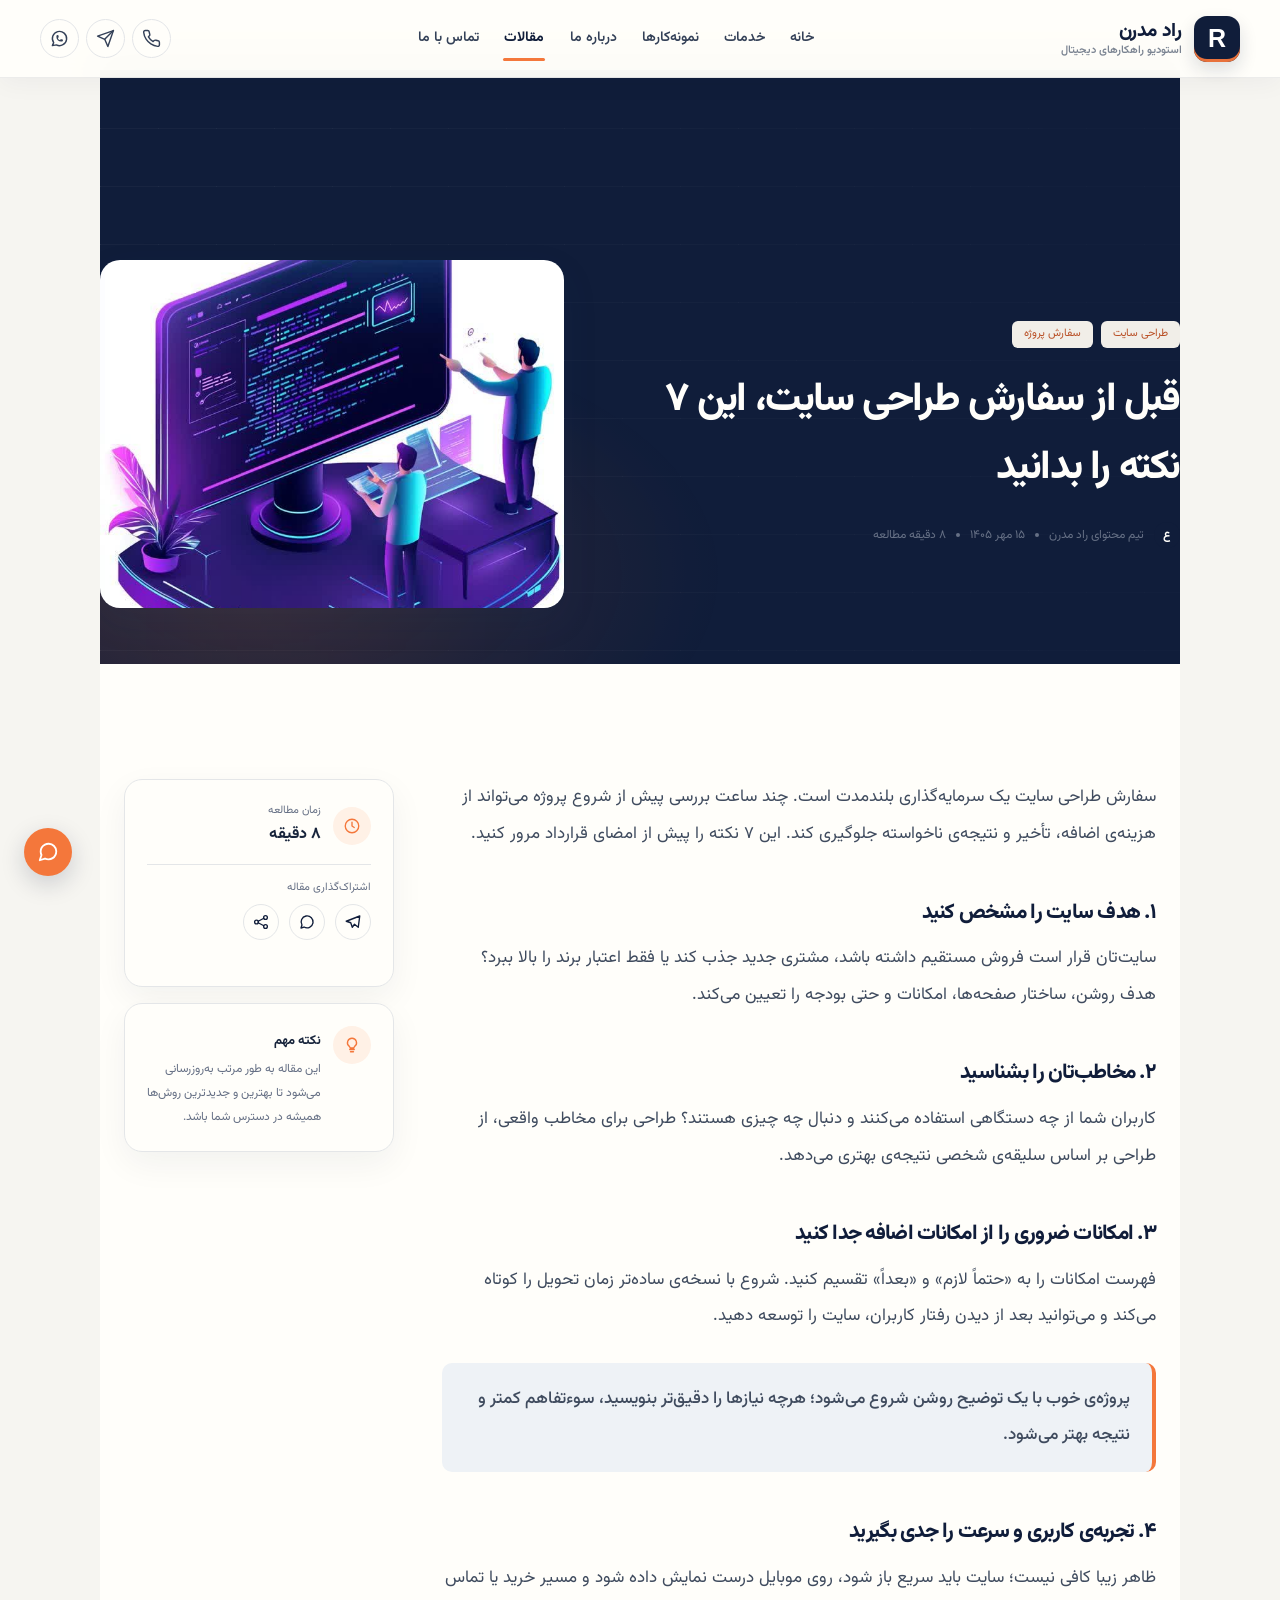
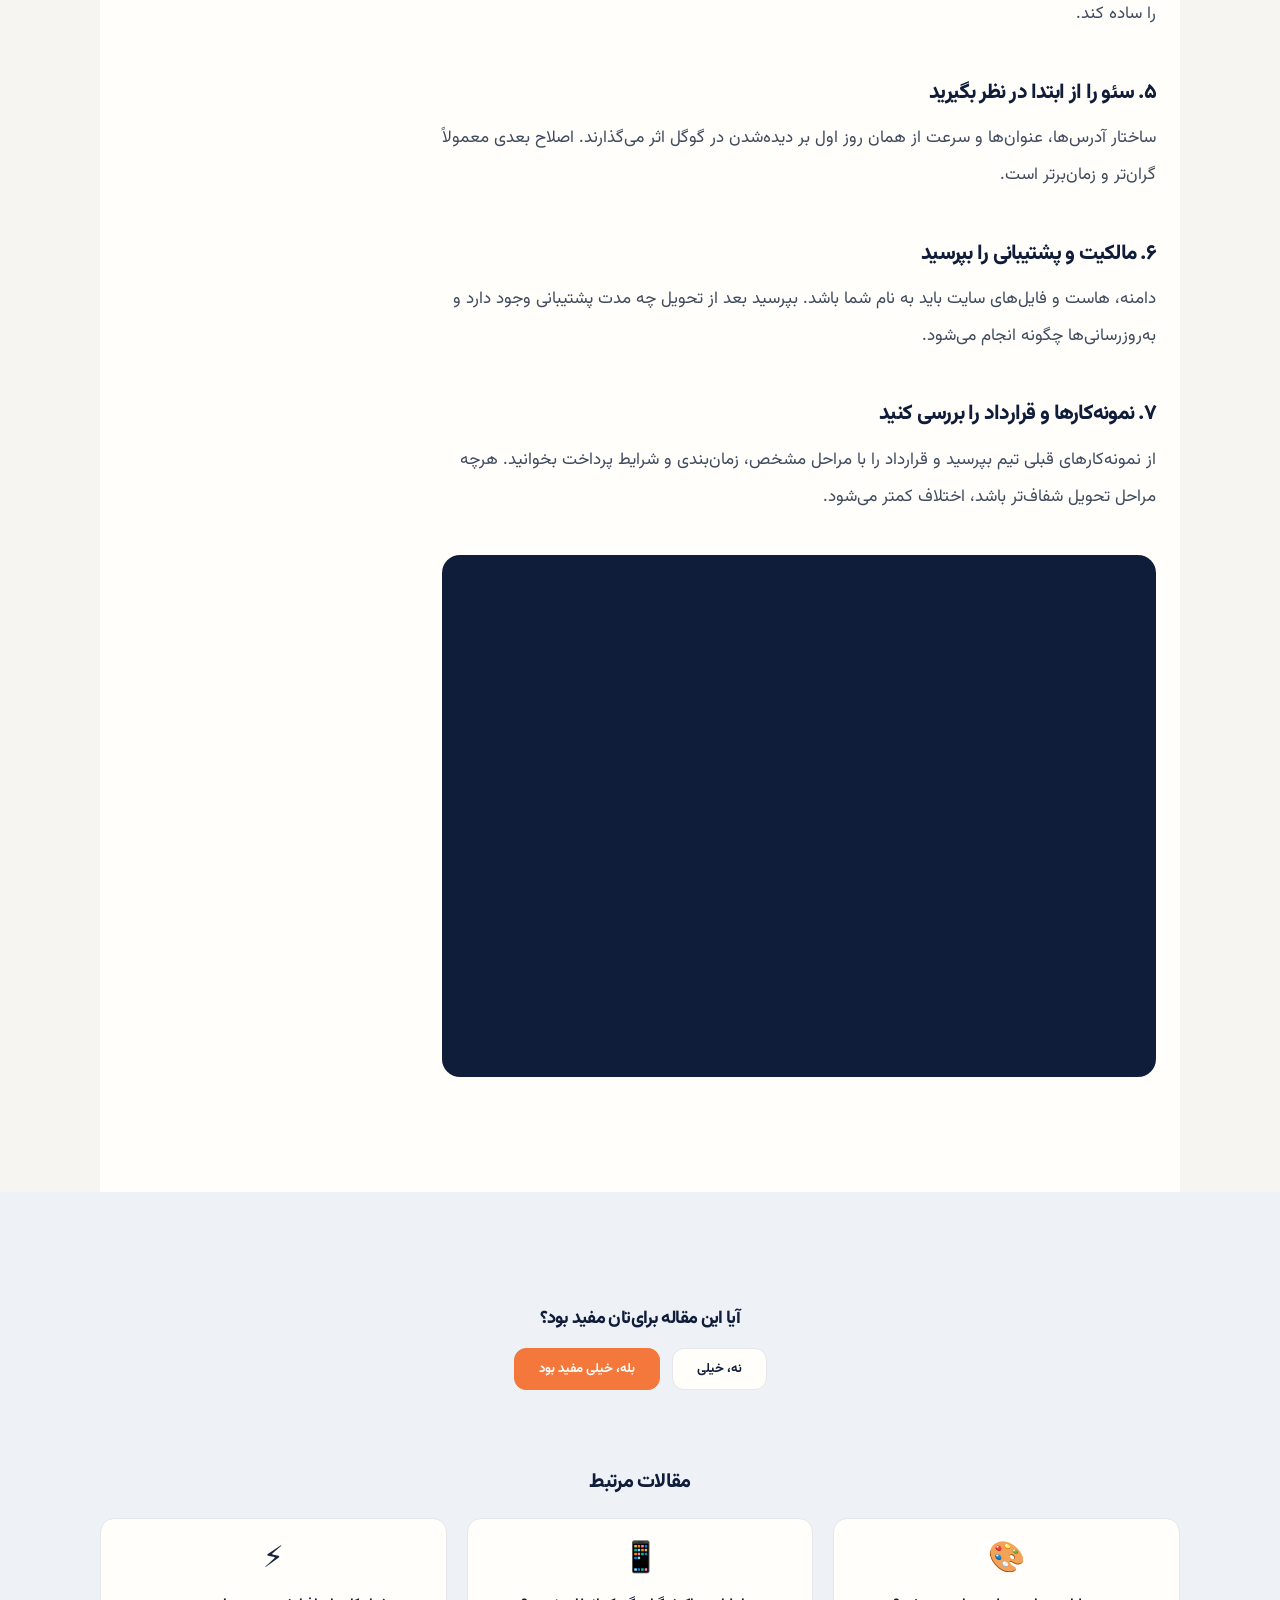
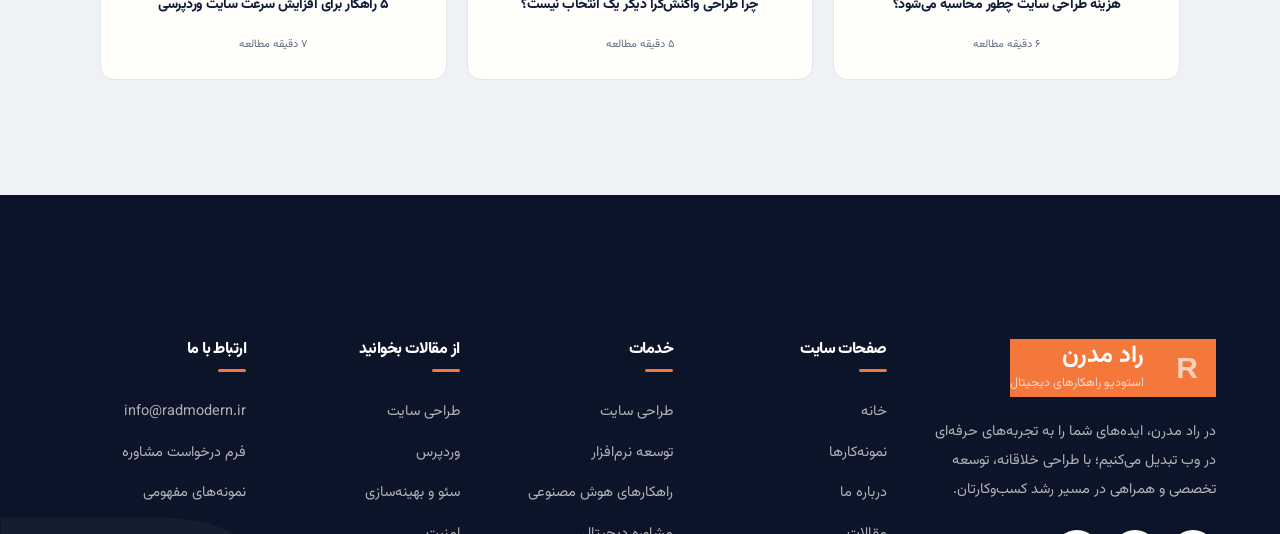
<file: article.html>
<!DOCTYPE html>
<html lang="fa" dir="rtl">
<head>
  <meta charset="UTF-8">
  <meta name="viewport" content="width=device-width, initial-scale=1.0">
  <title>مقاله | راد مدرن</title>
  <meta name="description" content="مقاله‌ها و راهنماهای راد مدرن درباره طراحی سایت، سئو و تجربه کاربری." id="desc">
<meta property="og:type" content="article">
<meta property="og:locale" content="fa_IR">
<meta property="og:title" content="مقاله | راد مدرن" id="ogTitle">
<meta property="og:description" content="مقاله‌ها و راهنماهای راد مدرن درباره طراحی سایت و راهکارهای دیجیتال." id="ogDesc">
  <link rel="preconnect" href="https://fonts.googleapis.com">
  <link rel="preconnect" href="https://fonts.gstatic.com" crossorigin>
  <link href="https://fonts.googleapis.com/css2?family=Vazirmatn:wght@400;500;600;700;800&display=swap" rel="stylesheet">
  <link rel="stylesheet" href="site.css">
<link rel="stylesheet" href="design-system.css">
  <link rel="stylesheet" href="visual-refresh.css">
</head>
<body class="page-article">
<a class="skip-link" href="#main-content">رفتن به محتوای اصلی</a>

<div class="progress" id="progress" aria-hidden="true"></div>

<header class="site-header" id="siteHeader">
  <div class="header-container">
    <!-- برند و لوگو -->
    <a href="index.html" class="header-brand" aria-label="صفحه اصلی راد مدرن">
      <span class="brand-logo" aria-hidden="true">
        <span class="logo-mark">R</span>
      </span>
      <div class="brand-text">
        <strong class="brand-name">راد مدرن</strong>
        <span class="brand-tag">استودیو راهکارهای دیجیتال</span>
      </div>
    </a>

    <!-- منوی ناوبری اصلی دسکتاپ -->
    <nav class="header-nav" aria-label="منوی اصلی">
      <ul class="nav-list">
        <li><a href="index.html" class="nav-link">خانه</a></li>
        <li><a href="index.html#services" class="nav-link">خدمات</a></li>
        <li><a href="nemonekar.html" class="nav-link">نمونه‌کارها</a></li>
        <li><a href="about.html" class="nav-link">درباره ما</a></li>
        <li><a href="maghalat.html" class="nav-link is-active">مقالات</a></li>
        <li><a href="contact.html" class="nav-link">تماس با ما</a></li>
      </ul>
    </nav>

    <!-- اکشن‌ها -->
    <div class="header-actions">
      <div class="header-contact" role="group" aria-label="راه‌های ارتباط سریع">
        <a class="hc hc--call" href="tel:+989120000000" aria-label="تماس تلفنی" title="تماس تلفنی"><svg viewBox="0 0 24 24" aria-hidden="true"><path d="M22 16.92v3a2 2 0 0 1-2.18 2 19.79 19.79 0 0 1-8.63-3.07 19.5 19.5 0 0 1-6-6 19.79 19.79 0 0 1-3.07-8.67A2 2 0 0 1 4.11 2h3a2 2 0 0 1 2 1.72 12.84 12.84 0 0 0 .7 2.81 2 2 0 0 1-.45 2.11L8.09 9.91a16 16 0 0 0 6 6l1.27-1.27a2 2 0 0 1 2.11-.45 12.84 12.84 0 0 0 2.81.7A2 2 0 0 1 22 16.92z"/></svg></a>
        <a class="hc hc--tg" href="https://t.me/radmodern" target="_blank" rel="noopener" aria-label="تلگرام" title="تلگرام"><svg viewBox="0 0 24 24" aria-hidden="true"><path d="M22 2L11 13"/><path d="M22 2l-7 20-4-9-9-4 20-7z"/></svg></a>
        <a class="hc hc--wa" href="https://wa.me/989120000000" target="_blank" rel="noopener" aria-label="واتساپ" title="واتساپ"><svg viewBox="0 0 24 24" aria-hidden="true"><path d="M3 21l1.65-3.8a9 9 0 1 1 3.4 2.9L3 21"/><path d="M9 10a.5.5 0 0 0 1 0V9a.5.5 0 0 0-1 0v1a5 5 0 0 0 5 5h1a.5.5 0 0 0 0-1h-1a.5.5 0 0 0 0 1"/></svg></a>
      </div>

      <!-- دکمه همبرگری موبایل -->
      <button type="button" class="mobile-toggle" id="mobileMenuBtn" aria-label="باز کردن منوی موبایل" aria-expanded="false" aria-controls="mobileNav">
        <span class="hamburger-bar"></span>
        <span class="hamburger-bar"></span>
        <span class="hamburger-bar"></span>
      </button>
    </div>
  </div>

  <!-- منوی کشویی موبایل (Drawer) -->
  <div class="mobile-drawer" id="mobileNav" aria-hidden="true">
    <div class="drawer-backdrop" id="drawerBackdrop"></div>
    <div class="drawer-content">
      <div class="drawer-header">
        <a href="index.html" class="header-brand">
          <span class="brand-logo" aria-hidden="true"><span class="logo-mark">R</span></span>
          <div class="brand-text">
            <strong class="brand-name">راد مدرن</strong>
            <span class="brand-tag">راهکارهای دیجیتال</span>
          </div>
        </a>
        <button type="button" class="drawer-close" id="drawerCloseBtn" aria-label="بستن منو">
          <svg viewBox="0 0 24 24" aria-hidden="true"><path d="M6 18L18 6M6 6l12 12" stroke="currentColor" stroke-width="2" stroke-linecap="round"/></svg>
        </button>
      </div>

      <ul class="drawer-links">
        <li><a href="index.html" class="drawer-link"><svg viewBox="0 0 24 24"><path d="M3 9l9-7 9 7v11a2 2 0 0 1-2 2H5a2 2 0 0 1-2-2z"/></svg>خانه</a></li>
        <li><a href="index.html#services" class="drawer-link"><svg viewBox="0 0 24 24"><rect x="2" y="3" width="20" height="14" rx="2"/><path d="M8 21h8M12 17v4"/></svg>خدمات</a></li>
        <li><a href="nemonekar.html" class="drawer-link"><svg viewBox="0 0 24 24"><polygon points="12 2 2 7 12 12 22 7 12 2"/><polyline points="2 17 12 22 22 17"/><polyline points="2 12 12 17 22 12"/></svg>نمونه‌کارها</a></li>
        <li><a href="about.html" class="drawer-link"><svg viewBox="0 0 24 24"><path d="M17 21v-2a4 4 0 0 0-4-4H5a4 4 0 0 0-4 4v2"/><circle cx="9" cy="7" r="4"/><path d="M23 21v-2a4 4 0 0 0-3-3.87"/><path d="M16 3.13a4 4 0 0 1 0 7.75"/></svg>درباره ما</a></li>
        <li><a href="maghalat.html" class="drawer-link is-active"><svg viewBox="0 0 24 24"><path d="M4 19.5A2.5 2.5 0 0 1 6.5 17H20"/><path d="M6.5 2H20v20H6.5A2.5 2.5 0 0 1 4 19.5v-15A2.5 2.5 0 0 1 6.5 2z"/></svg>مقالات</a></li>
        <li><a href="contact.html" class="drawer-link"><svg viewBox="0 0 24 24"><path d="M22 16.92v3a2 2 0 0 1-2.18 2 19.79 19.79 0 0 1-8.63-3.07 19.5 19.5 0 0 1-6-6 19.79 19.79 0 0 1-3.07-8.67A2 2 0 0 1 4.11 2h3a2 2 0 0 1 2 1.72 12.84 12.84 0 0 0 .7 2.81 2 2 0 0 1-.45 2.11L8.09 9.91a16 16 0 0 0 6 6l1.27-1.27a2 2 0 0 1 2.11-.45 12.84 12.84 0 0 0 2.81.7A2 2 0 0 1 22 16.92z"/></svg>تماس با ما</a></li>
      </ul>

      <div class="drawer-footer">
        <a href="contact.html" class="btn btn-primary" style="width:100%">شروع همکاری و مشاوره</a>
        <div class="drawer-social" role="group" aria-label="راه‌های ارتباط سریع">
        <a class="hc hc--call" href="tel:+989120000000" aria-label="تماس تلفنی" title="تماس تلفنی"><svg viewBox="0 0 24 24" aria-hidden="true"><path d="M22 16.92v3a2 2 0 0 1-2.18 2 19.79 19.79 0 0 1-8.63-3.07 19.5 19.5 0 0 1-6-6 19.79 19.79 0 0 1-3.07-8.67A2 2 0 0 1 4.11 2h3a2 2 0 0 1 2 1.72 12.84 12.84 0 0 0 .7 2.81 2 2 0 0 1-.45 2.11L8.09 9.91a16 16 0 0 0 6 6l1.27-1.27a2 2 0 0 1 2.11-.45 12.84 12.84 0 0 0 2.81.7A2 2 0 0 1 22 16.92z"/></svg></a>
        <a class="hc hc--tg" href="https://t.me/radmodern" target="_blank" rel="noopener" aria-label="تلگرام" title="تلگرام"><svg viewBox="0 0 24 24" aria-hidden="true"><path d="M22 2L11 13"/><path d="M22 2l-7 20-4-9-9-4 20-7z"/></svg></a>
        <a class="hc hc--wa" href="https://wa.me/989120000000" target="_blank" rel="noopener" aria-label="واتساپ" title="واتساپ"><svg viewBox="0 0 24 24" aria-hidden="true"><path d="M3 21l1.65-3.8a9 9 0 1 1 3.4 2.9L3 21"/><path d="M9 10a.5.5 0 0 0 1 0V9a.5.5 0 0 0-1 0v1a5 5 0 0 0 5 5h1a.5.5 0 0 0 0-1h-1a.5.5 0 0 0 0 1"/></svg></a>
      </div>
        <a href="mailto:info@radmodern.ir" class="drawer-contact-line">
          <svg viewBox="0 0 24 24"><rect x="3" y="5" width="18" height="14" rx="2"/><path d="M3 7l9 6 9-6"/></svg>
          <span dir="ltr">info@radmodern.ir</span>
        </a>
      </div>
    </div>
  </div>
</header>

<main id="main-content">
  <article>
    <header class="hero">
      <div class="hero-in">
        <div class="hero-text">
      <div class="tags" id="tags"></div>
      <h1 id="title"></h1>
      <div class="meta">
        <span class="avatar" id="av" aria-hidden="true"></span>
        <span id="author"></span>
        <span class="dot" aria-hidden="true"></span>
        <time id="date"></time>
        <span class="dot" aria-hidden="true"></span>
        <span id="read"></span>
      </div>
    </div>
        <img class="hero-img" id="heroImg" src="" alt="" width="736" height="736" fetchpriority="high">
      </div>
    </header>

    <div class="layout">
      <div class="content">
        <div id="content"></div>
        <section class="cta">
          <div>
            <h3>پروژه‌ای در ذهن دارید؟</h3>
            <p>با ما مشورت کنید؛ مشاوره‌ی اولیه رایگان است.</p>
          </div>
          <a href="contact.html" class="btn">مشاوره رایگان</a>
        </section>
      </div>

      <aside class="side" aria-label="اطلاعات مقاله">
        <div class="card">
          <div class="read">
            <span class="ic" aria-hidden="true"><svg viewBox="0 0 24 24"><circle cx="12" cy="12" r="9"/><path d="M12 7v5l3 2"/></svg></span>
            <div><small>زمان مطالعه</small><strong id="readSide"></strong></div>
          </div>
          <div class="share">
            <small>اشتراک‌گذاری مقاله</small>
            <div class="share-btns">
              <a id="shareTg" href="https://t.me/share/url" target="_blank" rel="noopener" aria-label="اشتراک در تلگرام"><svg viewBox="0 0 24 24"><path d="M21 4L3 11l6 2 2 6 3-4 5 4z"/></svg></a>
              <a id="shareWa" href="https://wa.me/" target="_blank" rel="noopener" aria-label="اشتراک در واتساپ"><svg viewBox="0 0 24 24"><path d="M4 20l1.3-4A8 8 0 1 1 8 18.7z"/></svg></a>
              <button type="button" id="copyLink" aria-label="کپی لینک مقاله"><svg viewBox="0 0 24 24"><circle cx="6" cy="12" r="2.5"/><circle cx="18" cy="6" r="2.5"/><circle cx="18" cy="18" r="2.5"/><path d="M8.2 11l7.6-4M8.2 13l7.6 4"/></svg></button>
            </div>
            <span class="copied" id="copied" role="status" aria-live="polite"></span>
          </div>
        </div>
        <div class="card note">
          <span class="ic warm" aria-hidden="true"><svg viewBox="0 0 24 24"><path d="M9 18h6M10 21h4M12 3a6 6 0 0 0-3.5 10.9c.6.5 1 1.2 1 2.1h5c0-.9.4-1.600 1-2.100A6 6 0 0 0 12 3z"/></svg></span>
          <div><strong>نکته مهم</strong><p>این مقاله به طور مرتب به‌روزرسانی می‌شود تا بهترین و جدیدترین روش‌ها همیشه در دسترس شما باشد.</p></div>
        </div>
      </aside>
    </div>
  </article>

  <section class="bottom">
    <div class="bottom-in">
      <div class="feedback">
        <h2>آیا این مقاله برای‌تان مفید بود؟</h2>
        <div class="fb-btns">
          <button type="button" class="fb" data-v="no">نه، خیلی</button>
          <button type="button" class="fb yes" data-v="yes">بله، خیلی مفید بود</button>
        </div>
        <p class="fb-msg" id="fbMsg" role="status" aria-live="polite"></p>
      </div>

      <div class="related">
        <h2 class="maghalat_mortabet">مقالات مرتبط</h2>
        <div class="related-grid" id="related"></div>
      </div>
    </div>
  </section>
</main>

<footer class="site-footer" aria-label="پاورقی سایت">
  <div class="sf-wrap">
    <div class="sf-top">
      <div class="sf-brand">
        <a class="sf-logo" href="index.html" aria-label="راد مدرن، صفحه اصلی">
          <span class="sf-mark" aria-hidden="true">R</span>
          <span><strong>راد مدرن</strong><small>استودیو راهکارهای دیجیتال</small></span>
        </a>
        <p>در راد مدرن، ایده‌های شما را به تجربه‌های حرفه‌ای در وب تبدیل می‌کنیم؛ با طراحی خلاقانه، توسعه تخصصی و همراهی در مسیر رشد کسب‌وکارتان.</p>
        <div class="sf-social" role="group" aria-label="راه‌های ارتباط سریع">
        <a class="hc hc--call" href="tel:+989120000000" aria-label="تماس تلفنی" title="تماس تلفنی"><svg viewBox="0 0 24 24" aria-hidden="true"><path d="M22 16.92v3a2 2 0 0 1-2.18 2 19.79 19.79 0 0 1-8.63-3.07 19.5 19.5 0 0 1-6-6 19.79 19.79 0 0 1-3.07-8.67A2 2 0 0 1 4.11 2h3a2 2 0 0 1 2 1.72 12.84 12.84 0 0 0 .7 2.81 2 2 0 0 1-.45 2.11L8.09 9.91a16 16 0 0 0 6 6l1.27-1.27a2 2 0 0 1 2.11-.45 12.84 12.84 0 0 0 2.81.7A2 2 0 0 1 22 16.92z"/></svg></a>
        <a class="hc hc--tg" href="https://t.me/radmodern" target="_blank" rel="noopener" aria-label="تلگرام" title="تلگرام"><svg viewBox="0 0 24 24" aria-hidden="true"><path d="M22 2L11 13"/><path d="M22 2l-7 20-4-9-9-4 20-7z"/></svg></a>
        <a class="hc hc--wa" href="https://wa.me/989120000000" target="_blank" rel="noopener" aria-label="واتساپ" title="واتساپ"><svg viewBox="0 0 24 24" aria-hidden="true"><path d="M3 21l1.65-3.8a9 9 0 1 1 3.4 2.9L3 21"/><path d="M9 10a.5.5 0 0 0 1 0V9a.5.5 0 0 0-1 0v1a5 5 0 0 0 5 5h1a.5.5 0 0 0 0-1h-1a.5.5 0 0 0 0 1"/></svg></a>
      </div>
      </div>
      <nav class="sf-col" aria-label="صفحات سایت">
        <h3>صفحات سایت</h3>
        <ul>
          <li><a href="index.html">خانه</a></li>
          <li><a href="nemonekar.html">نمونه‌کارها</a></li>
          <li><a href="about.html">درباره ما</a></li>
          <li><a href="maghalat.html">مقالات</a></li>
          <li><a href="contact.html">تماس با ما</a></li>
        </ul>
      </nav>
      <nav class="sf-col" aria-label="خدمات">
        <h3>خدمات</h3>
        <ul>
          <li><a href="index.html#services">طراحی سایت</a></li>
          <li><a href="index.html#services">توسعه نرم‌افزار</a></li>
          <li><a href="index.html#services">راهکارهای هوش مصنوعی</a></li>
          <li><a href="index.html#services">مشاوره دیجیتال</a></li>
          <li><a href="index.html#why">چرا راد مدرن؟</a></li>
        </ul>
      </nav>
      <nav class="sf-col" aria-label="دسته‌بندی مقالات">
        <h3>از مقالات بخوانید</h3>
        <ul>
          <li><a href="maghalat.html?cat=design">طراحی سایت</a></li>
          <li><a href="maghalat.html?cat=wordpress">وردپرس</a></li>
          <li><a href="maghalat.html?cat=seo">سئو و بهینه‌سازی</a></li>
          <li><a href="maghalat.html?cat=security">امنیت</a></li>
          <li><a href="maghalat.html?cat=ux">تجربه کاربری</a></li>
        </ul>
      </nav>
      <div class="sf-col">
        <h3>ارتباط با ما</h3>
        <ul>
          <li><a href="mailto:info@radmodern.ir" dir="ltr">info@radmodern.ir</a></li>
          <li><a href="contact.html">فرم درخواست مشاوره</a></li>
          <li><a href="index.html#portfolio">نمونه‌های مفهومی</a></li>
        </ul>
      </div>
    </div>
    <div class="sf-bottom">
      <span>© ۱۴۰۵ تمامی حقوق برای راد مدرن محفوظ است.</span>
      <span>ساخته‌شده با خلاقیت و تخصص</span>
    </div>
  </div>
</footer>

<script src="articles.js"></script>
<script src="article.js"></script>
<script>
(function(){
  var bar=document.getElementById('progress');
  function onScroll(){
    var h=document.documentElement;
    var max=h.scrollHeight-h.clientHeight;
    bar.style.transform='scaleX('+(max>0?Math.min(h.scrollTop/max,1):0)+')';
  }
  window.addEventListener('scroll',onScroll,{passive:true});onScroll();

  var url=encodeURIComponent(location.href), title=encodeURIComponent(document.title);
  document.getElementById('shareTg').href='https://t.me/share/url?url='+url+'&text='+title;
  document.getElementById('shareWa').href='https://wa.me/?text='+title+'%20'+url;

  var fbMsg=document.getElementById('fbMsg');
  document.querySelectorAll('.fb').forEach(function(b){
    b.addEventListener('click',function(){
      document.querySelectorAll('.fb').forEach(function(x){x.setAttribute('aria-pressed',x===b)});
      fbMsg.textContent=b.dataset.v==='yes'?'ممنون از بازخوردتان!':'ممنون؛ سعی می‌کنیم مقاله را بهتر کنیم.';
    });
  });

  var msg=document.getElementById('copied');
  document.getElementById('copyLink').addEventListener('click',function(){
    var done=function(t){msg.textContent=t;setTimeout(function(){msg.textContent=''},2000)};
    if(navigator.clipboard){navigator.clipboard.writeText(location.href).then(function(){done('لینک کپی شد')},function(){done('کپی نشد')});}
    else{done('کپی نشد')}
  });
})();
</script>

<!-- دکمه‌های شناور -->
<div class="floating-actions" aria-label="ابزارهای دسترسی سریع">
  <button type="button" class="floating-btn floating-btn--top" id="backToTopBtn" aria-label="رفتن به بالای صفحه" title="رفتن به بالا">
    <svg viewBox="0 0 24 24" fill="none" stroke="currentColor" stroke-width="2.5" stroke-linecap="round" stroke-linejoin="round"><path d="M18 15l-6-6-6 6"/></svg>
  </button>
  <a href="contact.html" class="floating-btn floating-btn--contact" aria-label="ارتباط سریع با راد مدرن" title="مشاوره و گفت‌وگو درباره پروژه">
    <svg viewBox="0 0 24 24" fill="none" stroke="currentColor" stroke-width="2" stroke-linecap="round" stroke-linejoin="round"><path d="M21 11.5a8.38 8.38 0 0 1-.9 3.8 8.5 8.5 0 0 1-7.6 4.7 8.38 8.38 0 0 1-3.8-.9L3 21l1.9-5.7a8.38 8.38 0 0 1-.9-3.8 8.5 8.5 0 0 1 4.7-7.6 8.38 8.38 0 0 1 3.8-.9h.5a8.48 8.48 0 0 1 8 8v.5z"/></svg>
  </a>
</div>

<script src="main.js"></script>
</body>
</html>
</file>
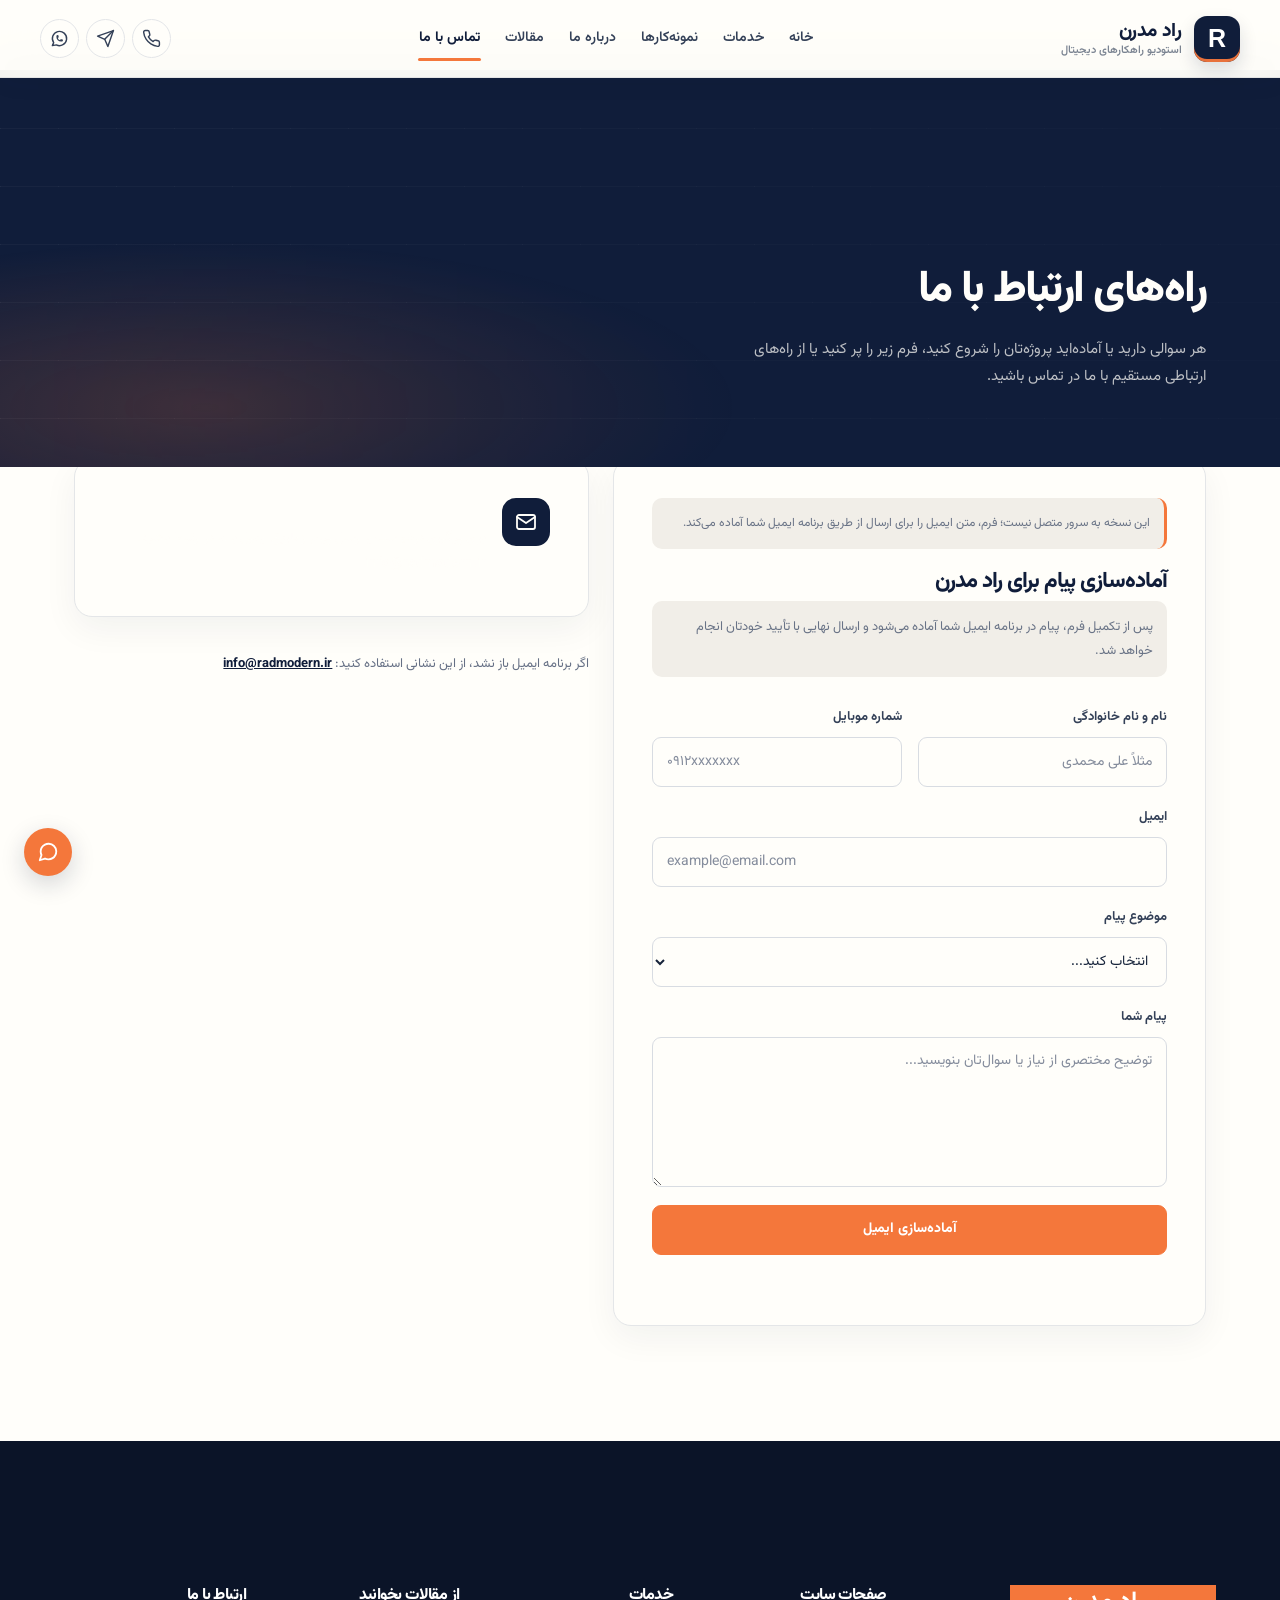
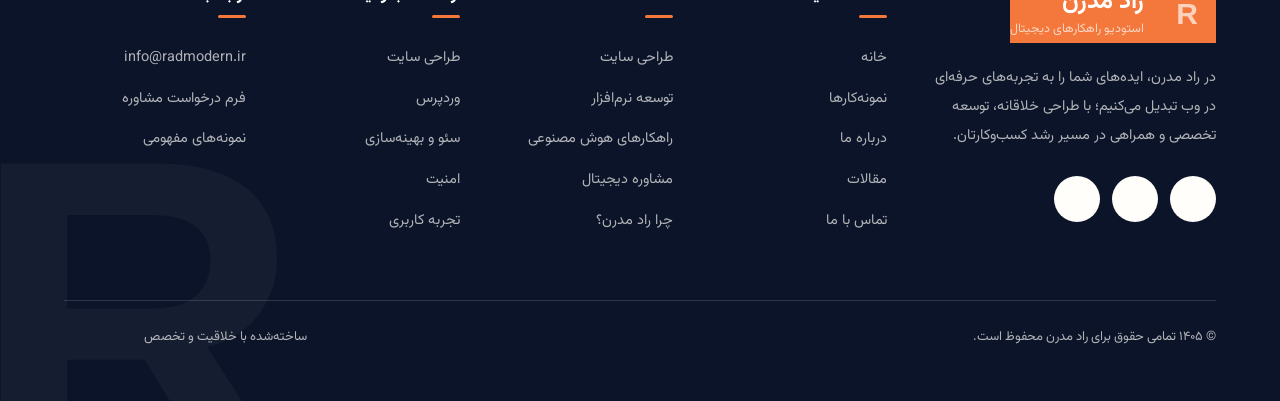
<file: contact.html>
<!DOCTYPE html>
<html lang="fa" dir="rtl">
<head>
<meta charset="utf-8">
<meta name="viewport" content="width=device-width, initial-scale=1, viewport-fit=cover">
<title>تماس با راد مدرن | درخواست مشاوره و شروع پروژه</title>
<meta name="description" content="برای گفت‌وگو درباره طراحی وب‌سایت، توسعه نرم‌افزار و راهکارهای دیجیتال با راد مدرن تماس بگیرید.">
<meta property="og:type" content="website">
<meta property="og:locale" content="fa_IR">
<meta property="og:title" content="تماس با راد مدرن | درخواست مشاوره و شروع پروژه">
<meta property="og:description" content="نیاز پروژه خود را با راد مدرن مطرح کنید.">
<link rel="preconnect" href="https://fonts.googleapis.com">
<link rel="preconnect" href="https://fonts.gstatic.com" crossorigin>
<link href="https://fonts.googleapis.com/css2?family=Vazirmatn:wght@400;500;600;700;800&display=swap" rel="stylesheet">
  <link rel="stylesheet" href="site.css">
<link rel="stylesheet" href="design-system.css">
  <link rel="stylesheet" href="visual-refresh.css">
</head>
<body class="page-contact">
<a class="skip-link" href="#main-content">رفتن به محتوای اصلی</a>

<header class="site-header" id="siteHeader">
  <div class="header-container">
    <!-- برند و لوگو -->
    <a href="index.html" class="header-brand" aria-label="صفحه اصلی راد مدرن">
      <span class="brand-logo" aria-hidden="true">
        <span class="logo-mark">R</span>
      </span>
      <div class="brand-text">
        <strong class="brand-name">راد مدرن</strong>
        <span class="brand-tag">استودیو راهکارهای دیجیتال</span>
      </div>
    </a>

    <!-- منوی ناوبری اصلی دسکتاپ -->
    <nav class="header-nav" aria-label="منوی اصلی">
      <ul class="nav-list">
        <li><a href="index.html" class="nav-link">خانه</a></li>
        <li><a href="index.html#services" class="nav-link">خدمات</a></li>
        <li><a href="nemonekar.html" class="nav-link">نمونه‌کارها</a></li>
        <li><a href="about.html" class="nav-link">درباره ما</a></li>
        <li><a href="maghalat.html" class="nav-link">مقالات</a></li>
        <li><a href="contact.html" class="nav-link is-active" aria-current="page">تماس با ما</a></li>
      </ul>
    </nav>

    <!-- اکشن‌ها -->
    <div class="header-actions">
      <div class="header-contact" role="group" aria-label="راه‌های ارتباط سریع">
        <a class="hc hc--call" href="tel:+989120000000" aria-label="تماس تلفنی" title="تماس تلفنی"><svg viewBox="0 0 24 24" aria-hidden="true"><path d="M22 16.92v3a2 2 0 0 1-2.18 2 19.79 19.79 0 0 1-8.63-3.07 19.5 19.5 0 0 1-6-6 19.79 19.79 0 0 1-3.07-8.67A2 2 0 0 1 4.11 2h3a2 2 0 0 1 2 1.72 12.84 12.84 0 0 0 .7 2.81 2 2 0 0 1-.45 2.11L8.09 9.91a16 16 0 0 0 6 6l1.27-1.27a2 2 0 0 1 2.11-.45 12.84 12.84 0 0 0 2.81.7A2 2 0 0 1 22 16.92z"/></svg></a>
        <a class="hc hc--tg" href="https://t.me/radmodern" target="_blank" rel="noopener" aria-label="تلگرام" title="تلگرام"><svg viewBox="0 0 24 24" aria-hidden="true"><path d="M22 2L11 13"/><path d="M22 2l-7 20-4-9-9-4 20-7z"/></svg></a>
        <a class="hc hc--wa" href="https://wa.me/989120000000" target="_blank" rel="noopener" aria-label="واتساپ" title="واتساپ"><svg viewBox="0 0 24 24" aria-hidden="true"><path d="M3 21l1.65-3.8a9 9 0 1 1 3.4 2.9L3 21"/><path d="M9 10a.5.5 0 0 0 1 0V9a.5.5 0 0 0-1 0v1a5 5 0 0 0 5 5h1a.5.5 0 0 0 0-1h-1a.5.5 0 0 0 0 1"/></svg></a>
      </div>

      <!-- دکمه همبرگری موبایل -->
      <button type="button" class="mobile-toggle" id="mobileMenuBtn" aria-label="باز کردن منوی موبایل" aria-expanded="false" aria-controls="mobileNav">
        <span class="hamburger-bar"></span>
        <span class="hamburger-bar"></span>
        <span class="hamburger-bar"></span>
      </button>
    </div>
  </div>

  <!-- منوی کشویی موبایل (Drawer) -->
  <div class="mobile-drawer" id="mobileNav" aria-hidden="true">
    <div class="drawer-backdrop" id="drawerBackdrop"></div>
    <div class="drawer-content">
      <div class="drawer-header">
        <a href="index.html" class="header-brand">
          <span class="brand-logo" aria-hidden="true"><span class="logo-mark">R</span></span>
          <div class="brand-text">
            <strong class="brand-name">راد مدرن</strong>
            <span class="brand-tag">راهکارهای دیجیتال</span>
          </div>
        </a>
        <button type="button" class="drawer-close" id="drawerCloseBtn" aria-label="بستن منو">
          <svg viewBox="0 0 24 24" aria-hidden="true"><path d="M6 18L18 6M6 6l12 12" stroke="currentColor" stroke-width="2" stroke-linecap="round"/></svg>
        </button>
      </div>

      <ul class="drawer-links">
        <li><a href="index.html" class="drawer-link"><svg viewBox="0 0 24 24"><path d="M3 9l9-7 9 7v11a2 2 0 0 1-2 2H5a2 2 0 0 1-2-2z"/></svg>خانه</a></li>
        <li><a href="index.html#services" class="drawer-link"><svg viewBox="0 0 24 24"><rect x="2" y="3" width="20" height="14" rx="2"/><path d="M8 21h8M12 17v4"/></svg>خدمات</a></li>
        <li><a href="nemonekar.html" class="drawer-link"><svg viewBox="0 0 24 24"><polygon points="12 2 2 7 12 12 22 7 12 2"/><polyline points="2 17 12 22 22 17"/><polyline points="2 12 12 17 22 12"/></svg>نمونه‌کارها</a></li>
        <li><a href="about.html" class="drawer-link"><svg viewBox="0 0 24 24"><path d="M17 21v-2a4 4 0 0 0-4-4H5a4 4 0 0 0-4 4v2"/><circle cx="9" cy="7" r="4"/><path d="M23 21v-2a4 4 0 0 0-3-3.87"/><path d="M16 3.13a4 4 0 0 1 0 7.75"/></svg>درباره ما</a></li>
        <li><a href="maghalat.html" class="drawer-link"><svg viewBox="0 0 24 24"><path d="M4 19.5A2.5 2.5 0 0 1 6.5 17H20"/><path d="M6.5 2H20v20H6.5A2.5 2.5 0 0 1 4 19.5v-15A2.5 2.5 0 0 1 6.5 2z"/></svg>مقالات</a></li>
        <li><a href="contact.html" class="drawer-link is-active"><svg viewBox="0 0 24 24"><path d="M22 16.92v3a2 2 0 0 1-2.18 2 19.79 19.79 0 0 1-8.63-3.07 19.5 19.5 0 0 1-6-6 19.79 19.79 0 0 1-3.07-8.67A2 2 0 0 1 4.11 2h3a2 2 0 0 1 2 1.72 12.84 12.84 0 0 0 .7 2.81 2 2 0 0 1-.45 2.11L8.09 9.91a16 16 0 0 0 6 6l1.27-1.27a2 2 0 0 1 2.11-.45 12.84 12.84 0 0 0 2.81.7A2 2 0 0 1 22 16.92z"/></svg>تماس با ما</a></li>
      </ul>

      <div class="drawer-footer">
        <a href="contact.html" class="btn btn-primary" style="width:100%">شروع همکاری و مشاوره</a>
        <div class="drawer-social" role="group" aria-label="راه‌های ارتباط سریع">
        <a class="hc hc--call" href="tel:+989120000000" aria-label="تماس تلفنی" title="تماس تلفنی"><svg viewBox="0 0 24 24" aria-hidden="true"><path d="M22 16.92v3a2 2 0 0 1-2.18 2 19.79 19.79 0 0 1-8.63-3.07 19.5 19.5 0 0 1-6-6 19.79 19.79 0 0 1-3.07-8.67A2 2 0 0 1 4.11 2h3a2 2 0 0 1 2 1.72 12.84 12.84 0 0 0 .7 2.81 2 2 0 0 1-.45 2.11L8.09 9.91a16 16 0 0 0 6 6l1.27-1.27a2 2 0 0 1 2.11-.45 12.84 12.84 0 0 0 2.81.7A2 2 0 0 1 22 16.92z"/></svg></a>
        <a class="hc hc--tg" href="https://t.me/radmodern" target="_blank" rel="noopener" aria-label="تلگرام" title="تلگرام"><svg viewBox="0 0 24 24" aria-hidden="true"><path d="M22 2L11 13"/><path d="M22 2l-7 20-4-9-9-4 20-7z"/></svg></a>
        <a class="hc hc--wa" href="https://wa.me/989120000000" target="_blank" rel="noopener" aria-label="واتساپ" title="واتساپ"><svg viewBox="0 0 24 24" aria-hidden="true"><path d="M3 21l1.65-3.8a9 9 0 1 1 3.4 2.9L3 21"/><path d="M9 10a.5.5 0 0 0 1 0V9a.5.5 0 0 0-1 0v1a5 5 0 0 0 5 5h1a.5.5 0 0 0 0-1h-1a.5.5 0 0 0 0 1"/></svg></a>
      </div>
        <a href="mailto:info@radmodern.ir" class="drawer-contact-line">
          <svg viewBox="0 0 24 24"><rect x="3" y="5" width="18" height="14" rx="2"/><path d="M3 7l9 6 9-6"/></svg>
          <span dir="ltr">info@radmodern.ir</span>
        </a>
      </div>
    </div>
  </div>
</header>

<main id="main-content">
  <section class="contact-hero">
    <div class="wrap">
      <h1>راه‌های ارتباط با ما</h1>
      <p>هر سوالی دارید یا آماده‌اید پروژه‌تان را شروع کنید، فرم زیر را پر کنید یا از راه‌های ارتباطی مستقیم با ما در تماس باشید.</p>
    </div>
  </section>

  <section class="contact-body">
    <div class="wrap contact-grid">
      <form class="form-card" id="contactForm" novalidate>
        <p class="form-note">این نسخه به سرور متصل نیست؛ فرم، متن ایمیل را برای ارسال از طریق برنامه ایمیل شما آماده می‌کند.</p>
        <h2>آماده‌سازی پیام برای راد مدرن</h2>
        <p class="hint">پس از تکمیل فرم، پیام در برنامه ایمیل شما آماده می‌شود و ارسال نهایی با تأیید خودتان انجام خواهد شد.</p>
        <div class="f-row">
          <div class="field"><label for="name">نام و نام خانوادگی</label><input id="name" name="name" type="text" placeholder="مثلاً علی محمدی" autocomplete="name" required></div>
          <div class="field"><label for="phone">شماره موبایل</label><input id="phone" name="phone" type="tel" inputmode="tel" dir="ltr" placeholder="۰۹۱۲xxxxxxx" autocomplete="tel" required></div>
        </div>
        <div class="field"><label for="email">ایمیل</label><input id="email" name="email" type="email" dir="ltr" placeholder="example@email.com" autocomplete="email" required></div>
        <div class="field"><label for="subject">موضوع پیام</label>
          <select id="subject" name="subject" required>
            <option value="" selected disabled>انتخاب کنید...</option>
            <option>درخواست مشاوره</option>
            <option>سفارش طراحی سایت</option>
            <option>طراحی اپلیکیشن</option>
            <option>بهینه‌سازی و سئو</option>
            <option>پشتیبانی</option>
            <option>سایر</option>
          </select>
        </div>
        <div class="field"><label for="message">پیام شما</label><textarea id="message" name="message" rows="5" minlength="10" placeholder="توضیح مختصری از نیاز یا سوال‌تان بنویسید..." required></textarea></div>
        <button class="btn btn-primary submit" type="submit">آماده‌سازی ایمیل</button>
        <p class="status" id="status" role="status" aria-live="polite"></p>
      </form>
      <aside class="info" aria-label="اطلاعات تماس">
        <div class="info-card">
          <span class="ib" aria-hidden="true"><svg viewBox="0 0 24 24"><rect x="3" y="5" width="18" height="14" rx="2"/><path d="M3 7l9 6 9-6"/></svg></span>
          <div>
            <h3>ارتباط مستقیم</h3>
            <p>برای پیگیری درخواست یا ارسال پیام از طریق ایمیل با ما در ارتباط باشید.</p>
            <a href="mailto:info@radmodern.ir" dir="ltr">info@radmodern.ir</a>
          </div>
        </div>
        <p class="direct-contact">اگر برنامه ایمیل باز نشد، از این نشانی استفاده کنید: <a href="mailto:info@radmodern.ir" dir="ltr">info@radmodern.ir</a></p>
      </aside>
    </div>
  </section>
</main>
<footer class="site-footer" aria-label="پاورقی سایت">
  <div class="sf-wrap">
    <div class="sf-top">
      <div class="sf-brand">
        <a class="sf-logo" href="index.html" aria-label="راد مدرن، صفحه اصلی">
          <span class="sf-mark" aria-hidden="true">R</span>
          <span><strong>راد مدرن</strong><small>استودیو راهکارهای دیجیتال</small></span>
        </a>
        <p>در راد مدرن، ایده‌های شما را به تجربه‌های حرفه‌ای در وب تبدیل می‌کنیم؛ با طراحی خلاقانه، توسعه تخصصی و همراهی در مسیر رشد کسب‌وکارتان.</p>
        <div class="sf-social" role="group" aria-label="راه‌های ارتباط سریع">
        <a class="hc hc--call" href="tel:+989120000000" aria-label="تماس تلفنی" title="تماس تلفنی"><svg viewBox="0 0 24 24" aria-hidden="true"><path d="M22 16.92v3a2 2 0 0 1-2.18 2 19.79 19.79 0 0 1-8.63-3.07 19.5 19.5 0 0 1-6-6 19.79 19.79 0 0 1-3.07-8.67A2 2 0 0 1 4.11 2h3a2 2 0 0 1 2 1.72 12.84 12.84 0 0 0 .7 2.81 2 2 0 0 1-.45 2.11L8.09 9.91a16 16 0 0 0 6 6l1.27-1.27a2 2 0 0 1 2.11-.45 12.84 12.84 0 0 0 2.81.7A2 2 0 0 1 22 16.92z"/></svg></a>
        <a class="hc hc--tg" href="https://t.me/radmodern" target="_blank" rel="noopener" aria-label="تلگرام" title="تلگرام"><svg viewBox="0 0 24 24" aria-hidden="true"><path d="M22 2L11 13"/><path d="M22 2l-7 20-4-9-9-4 20-7z"/></svg></a>
        <a class="hc hc--wa" href="https://wa.me/989120000000" target="_blank" rel="noopener" aria-label="واتساپ" title="واتساپ"><svg viewBox="0 0 24 24" aria-hidden="true"><path d="M3 21l1.65-3.8a9 9 0 1 1 3.4 2.9L3 21"/><path d="M9 10a.5.5 0 0 0 1 0V9a.5.5 0 0 0-1 0v1a5 5 0 0 0 5 5h1a.5.5 0 0 0 0-1h-1a.5.5 0 0 0 0 1"/></svg></a>
      </div>
      </div>
      <nav class="sf-col" aria-label="صفحات سایت">
        <h3>صفحات سایت</h3>
        <ul>
          <li><a href="index.html">خانه</a></li>
          <li><a href="nemonekar.html">نمونه‌کارها</a></li>
          <li><a href="about.html">درباره ما</a></li>
          <li><a href="maghalat.html">مقالات</a></li>
          <li><a href="contact.html">تماس با ما</a></li>
        </ul>
      </nav>
      <nav class="sf-col" aria-label="خدمات">
        <h3>خدمات</h3>
        <ul>
          <li><a href="index.html#services">طراحی سایت</a></li>
          <li><a href="index.html#services">توسعه نرم‌افزار</a></li>
          <li><a href="index.html#services">راهکارهای هوش مصنوعی</a></li>
          <li><a href="index.html#services">مشاوره دیجیتال</a></li>
          <li><a href="index.html#why">چرا راد مدرن؟</a></li>
        </ul>
      </nav>
      <nav class="sf-col" aria-label="دسته‌بندی مقالات">
        <h3>از مقالات بخوانید</h3>
        <ul>
          <li><a href="maghalat.html?cat=design">طراحی سایت</a></li>
          <li><a href="maghalat.html?cat=wordpress">وردپرس</a></li>
          <li><a href="maghalat.html?cat=seo">سئو و بهینه‌سازی</a></li>
          <li><a href="maghalat.html?cat=security">امنیت</a></li>
          <li><a href="maghalat.html?cat=ux">تجربه کاربری</a></li>
        </ul>
      </nav>
      <div class="sf-col">
        <h3>ارتباط با ما</h3>
        <ul>
          <li><a href="mailto:info@radmodern.ir" dir="ltr">info@radmodern.ir</a></li>
          <li><a href="contact.html">فرم درخواست مشاوره</a></li>
          <li><a href="index.html#portfolio">نمونه‌های مفهومی</a></li>
        </ul>
      </div>
    </div>
    <div class="sf-bottom">
      <span>© ۱۴۰۵ تمامی حقوق برای راد مدرن محفوظ است.</span>
      <span>ساخته‌شده با خلاقیت و تخصص</span>
    </div>
  </div>
</footer>
<script>
(function () {
  var form = document.getElementById('contactForm');
  var status = document.getElementById('status');
  if (!form || !status) return;

  form.addEventListener('submit', function (event) {
    event.preventDefault();

    if (!form.checkValidity()) {
      form.reportValidity();
      status.textContent = 'لطفاً فیلدها را بررسی و موارد خواسته‌شده را کامل کنید.';
      status.className = 'status err';
      return;
    }

    var data = new FormData(form);
    var subject = 'درخواست ارتباط از وب‌سایت راد مدرن: ' + data.get('subject');
    var body = [
      'نام: ' + data.get('name'),
      'تلفن: ' + data.get('phone'),
      'ایمیل: ' + data.get('email'),
      'موضوع: ' + data.get('subject'),
      '',
      'پیام:',
      data.get('message')
    ].join('\n');

    status.textContent = 'برنامه ایمیل شما برای آماده‌سازی پیام باز می‌شود. تا زمانی که ایمیل را از آن برنامه ارسال نکنید، پیامی به راد مدرن نمی‌رسد.';
    status.className = 'status';
    window.location.href = 'mailto:info@radmodern.ir?subject=' + encodeURIComponent(subject) + '&body=' + encodeURIComponent(body);
  });
})();
</script>

<!-- دکمه‌های شناور -->
<div class="floating-actions" aria-label="ابزارهای دسترسی سریع">
  <button type="button" class="floating-btn floating-btn--top" id="backToTopBtn" aria-label="رفتن به بالای صفحه" title="رفتن به بالا">
    <svg viewBox="0 0 24 24" fill="none" stroke="currentColor" stroke-width="2.5" stroke-linecap="round" stroke-linejoin="round"><path d="M18 15l-6-6-6 6"/></svg>
  </button>
  <a href="contact.html" class="floating-btn floating-btn--contact" aria-label="ارتباط سریع با راد مدرن" title="مشاوره و گفت‌وگو درباره پروژه">
    <svg viewBox="0 0 24 24" fill="none" stroke="currentColor" stroke-width="2" stroke-linecap="round" stroke-linejoin="round"><path d="M21 11.5a8.38 8.38 0 0 1-.9 3.8 8.5 8.5 0 0 1-7.6 4.7 8.38 8.38 0 0 1-3.8-.9L3 21l1.9-5.7a8.38 8.38 0 0 1-.9-3.8 8.5 8.5 0 0 1 4.7-7.6 8.38 8.38 0 0 1 3.8-.9h.5a8.48 8.48 0 0 1 8 8v.5z"/></svg>
  </a>
</div>

<script src="main.js"></script>
</body>
</html>
</file>
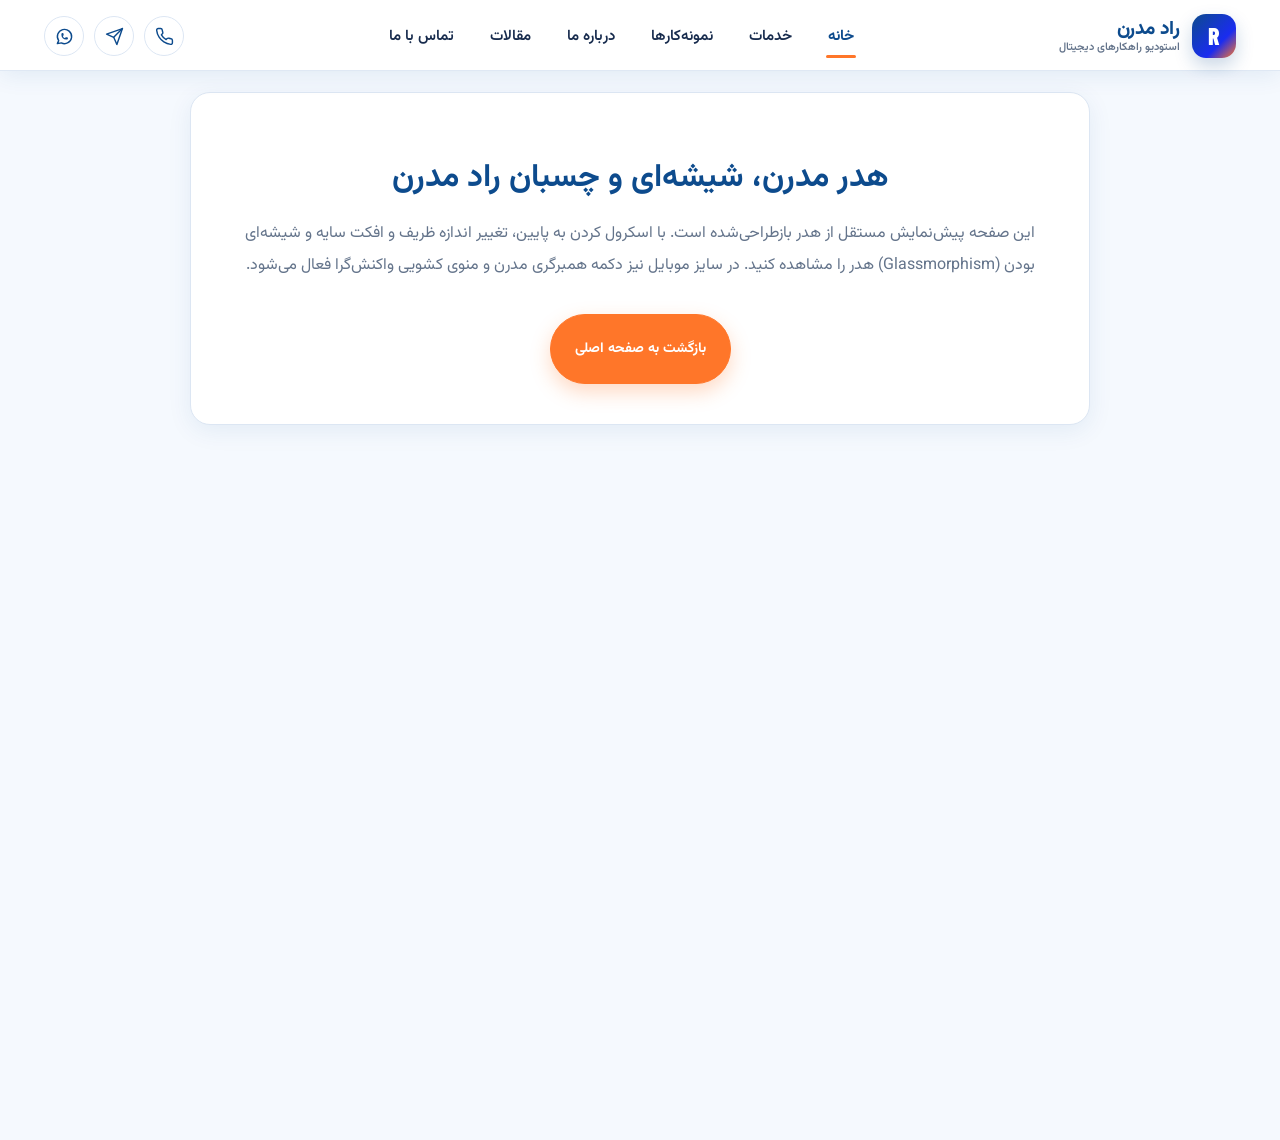
<file: header.html>
<!DOCTYPE html>
<html lang="fa" dir="rtl">
<head>
<meta charset="UTF-8">
<meta name="viewport" content="width=device-width, initial-scale=1">
<title>پیش‌نمایش هدر جدید | راد مدرن</title>
<meta name="description" content="پیش‌نمایش مستقل بخش هدر مدرن وب‌سایت راد مدرن.">
<meta name="robots" content="noindex,follow">
<link rel="preconnect" href="https://fonts.googleapis.com">
<link href="https://fonts.googleapis.com/css2?family=Vazirmatn:wght@400;500;600;700;800&family=Barlow+Condensed:wght@700;800&display=swap" rel="stylesheet">
<link rel="stylesheet" href="site.css">
<link rel="stylesheet" href="design-system.css">
<style>
  body { margin: 0; font-family: var(--rm-font); background: var(--rm-home-canvas); min-height: 120vh; }
  .demo-content { max-width: 900px; margin: 60px auto; padding: 32px; text-align: center; }
  .demo-content h1 { color: var(--rm-blue); margin-bottom: 12px; }
  .demo-content p { color: var(--rm-gray); line-height: 2; }
</style>
</head>
<body>

<header class="site-header" id="siteHeader">
  <div class="header-container">
    <!-- برند و لوگو -->
    <a href="index.html" class="header-brand" aria-label="صفحه اصلی راد مدرن">
      <span class="brand-logo" aria-hidden="true">
        <span class="logo-mark">R</span>
      </span>
      <div class="brand-text">
        <strong class="brand-name">راد مدرن</strong>
        <span class="brand-tag">استودیو راهکارهای دیجیتال</span>
      </div>
    </a>

    <!-- منوی ناوبری اصلی دسکتاپ -->
    <nav class="header-nav" aria-label="منوی اصلی">
      <ul class="nav-list">
        <li><a href="index.html" class="nav-link is-active" aria-current="page">خانه</a></li>
        <li><a href="index.html#services" class="nav-link">خدمات</a></li>
        <li><a href="nemonekar.html" class="nav-link">نمونه‌کارها</a></li>
        <li><a href="about.html" class="nav-link">درباره ما</a></li>
        <li><a href="maghalat.html" class="nav-link">مقالات</a></li>
        <li><a href="contact.html" class="nav-link">تماس با ما</a></li>
      </ul>
    </nav>

    <!-- اکشن‌ها -->
    <div class="header-actions">
      <div class="header-contact" role="group" aria-label="راه‌های ارتباط سریع">
        <a class="hc hc--call" href="tel:+989120000000" aria-label="تماس تلفنی" title="تماس تلفنی"><svg viewBox="0 0 24 24" aria-hidden="true"><path d="M22 16.92v3a2 2 0 0 1-2.18 2 19.79 19.79 0 0 1-8.63-3.07 19.5 19.5 0 0 1-6-6 19.79 19.79 0 0 1-3.07-8.67A2 2 0 0 1 4.11 2h3a2 2 0 0 1 2 1.72 12.84 12.84 0 0 0 .7 2.81 2 2 0 0 1-.45 2.11L8.09 9.91a16 16 0 0 0 6 6l1.27-1.27a2 2 0 0 1 2.11-.45 12.84 12.84 0 0 0 2.81.7A2 2 0 0 1 22 16.92z"/></svg></a>
        <a class="hc hc--tg" href="https://t.me/radmodern" target="_blank" rel="noopener" aria-label="تلگرام" title="تلگرام"><svg viewBox="0 0 24 24" aria-hidden="true"><path d="M22 2L11 13"/><path d="M22 2l-7 20-4-9-9-4 20-7z"/></svg></a>
        <a class="hc hc--wa" href="https://wa.me/989120000000" target="_blank" rel="noopener" aria-label="واتساپ" title="واتساپ"><svg viewBox="0 0 24 24" aria-hidden="true"><path d="M3 21l1.65-3.8a9 9 0 1 1 3.4 2.9L3 21"/><path d="M9 10a.5.5 0 0 0 1 0V9a.5.5 0 0 0-1 0v1a5 5 0 0 0 5 5h1a.5.5 0 0 0 0-1h-1a.5.5 0 0 0 0 1"/></svg></a>
      </div>

      <!-- دکمه همبرگری موبایل -->
      <button type="button" class="mobile-toggle" id="mobileMenuBtn" aria-label="باز کردن منوی موبایل" aria-expanded="false" aria-controls="mobileNav">
        <span class="hamburger-bar"></span>
        <span class="hamburger-bar"></span>
        <span class="hamburger-bar"></span>
      </button>
    </div>
  </div>

  <!-- منوی کشویی موبایل (Drawer) -->
  <div class="mobile-drawer" id="mobileNav" aria-hidden="true">
    <div class="drawer-backdrop" id="drawerBackdrop"></div>
    <div class="drawer-content">
      <div class="drawer-header">
        <a href="index.html" class="header-brand">
          <span class="brand-logo" aria-hidden="true"><span class="logo-mark">R</span></span>
          <div class="brand-text">
            <strong class="brand-name">راد مدرن</strong>
            <span class="brand-tag">راهکارهای دیجیتال</span>
          </div>
        </a>
        <button type="button" class="drawer-close" id="drawerCloseBtn" aria-label="بستن منو">
          <svg viewBox="0 0 24 24" aria-hidden="true"><path d="M6 18L18 6M6 6l12 12" stroke="currentColor" stroke-width="2" stroke-linecap="round"/></svg>
        </button>
      </div>

      <ul class="drawer-links">
        <li><a href="index.html" class="drawer-link is-active"><svg viewBox="0 0 24 24"><path d="M3 9l9-7 9 7v11a2 2 0 0 1-2 2H5a2 2 0 0 1-2-2z"/></svg>خانه</a></li>
        <li><a href="index.html#services" class="drawer-link"><svg viewBox="0 0 24 24"><rect x="2" y="3" width="20" height="14" rx="2"/><path d="M8 21h8M12 17v4"/></svg>خدمات</a></li>
        <li><a href="nemonekar.html" class="drawer-link"><svg viewBox="0 0 24 24"><polygon points="12 2 2 7 12 12 22 7 12 2"/><polyline points="2 17 12 22 22 17"/><polyline points="2 12 12 17 22 12"/></svg>نمونه‌کارها</a></li>
        <li><a href="about.html" class="drawer-link"><svg viewBox="0 0 24 24"><path d="M17 21v-2a4 4 0 0 0-4-4H5a4 4 0 0 0-4 4v2"/><circle cx="9" cy="7" r="4"/><path d="M23 21v-2a4 4 0 0 0-3-3.87"/><path d="M16 3.13a4 4 0 0 1 0 7.75"/></svg>درباره ما</a></li>
        <li><a href="maghalat.html" class="drawer-link"><svg viewBox="0 0 24 24"><path d="M4 19.5A2.5 2.5 0 0 1 6.5 17H20"/><path d="M6.5 2H20v20H6.5A2.5 2.5 0 0 1 4 19.5v-15A2.5 2.5 0 0 1 6.5 2z"/></svg>مقالات</a></li>
        <li><a href="contact.html" class="drawer-link"><svg viewBox="0 0 24 24"><path d="M22 16.92v3a2 2 0 0 1-2.18 2 19.79 19.79 0 0 1-8.63-3.07 19.5 19.5 0 0 1-6-6 19.79 19.79 0 0 1-3.07-8.67A2 2 0 0 1 4.11 2h3a2 2 0 0 1 2 1.72 12.84 12.84 0 0 0 .7 2.81 2 2 0 0 1-.45 2.11L8.09 9.91a16 16 0 0 0 6 6l1.27-1.27a2 2 0 0 1 2.11-.45 12.84 12.84 0 0 0 2.81.7A2 2 0 0 1 22 16.92z"/></svg>تماس با ما</a></li>
      </ul>

      <div class="drawer-footer">
        <a href="contact.html" class="btn btn-primary" style="width:100%">شروع همکاری و مشاوره</a>
        <div class="drawer-social" role="group" aria-label="راه‌های ارتباط سریع">
        <a class="hc hc--call" href="tel:+989120000000" aria-label="تماس تلفنی" title="تماس تلفنی"><svg viewBox="0 0 24 24" aria-hidden="true"><path d="M22 16.92v3a2 2 0 0 1-2.18 2 19.79 19.79 0 0 1-8.63-3.07 19.5 19.5 0 0 1-6-6 19.79 19.79 0 0 1-3.07-8.67A2 2 0 0 1 4.11 2h3a2 2 0 0 1 2 1.72 12.84 12.84 0 0 0 .7 2.81 2 2 0 0 1-.45 2.11L8.09 9.91a16 16 0 0 0 6 6l1.27-1.27a2 2 0 0 1 2.11-.45 12.84 12.84 0 0 0 2.81.7A2 2 0 0 1 22 16.92z"/></svg></a>
        <a class="hc hc--tg" href="https://t.me/radmodern" target="_blank" rel="noopener" aria-label="تلگرام" title="تلگرام"><svg viewBox="0 0 24 24" aria-hidden="true"><path d="M22 2L11 13"/><path d="M22 2l-7 20-4-9-9-4 20-7z"/></svg></a>
        <a class="hc hc--wa" href="https://wa.me/989120000000" target="_blank" rel="noopener" aria-label="واتساپ" title="واتساپ"><svg viewBox="0 0 24 24" aria-hidden="true"><path d="M3 21l1.65-3.8a9 9 0 1 1 3.4 2.9L3 21"/><path d="M9 10a.5.5 0 0 0 1 0V9a.5.5 0 0 0-1 0v1a5 5 0 0 0 5 5h1a.5.5 0 0 0 0-1h-1a.5.5 0 0 0 0 1"/></svg></a>
      </div>
        <a href="mailto:info@radmodern.ir" class="drawer-contact-line">
          <svg viewBox="0 0 24 24"><rect x="3" y="5" width="18" height="14" rx="2"/><path d="M3 7l9 6 9-6"/></svg>
          <span dir="ltr">info@radmodern.ir</span>
        </a>
      </div>
    </div>
  </div>
</header>

<div class="demo-content">
  <div class="rm-panel" style="padding: 40px;">
    <h1>هدر مدرن، شیشه‌ای و چسبان راد مدرن</h1>
    <p>این صفحه پیش‌نمایش مستقل از هدر بازطراحی‌شده است. با اسکرول کردن به پایین، تغییر اندازه ظریف و افکت سایه و شیشه‌ای بودن (Glassmorphism) هدر را مشاهده کنید. در سایز موبایل نیز دکمه همبرگری مدرن و منوی کشویی واکنش‌گرا فعال می‌شود.</p>
    <a href="index.html" class="btn btn-primary" style="margin-top: 16px;">بازگشت به صفحه اصلی</a>
  </div>
</div>

<script src="main.js"></script>
</body>
</html>
</file>
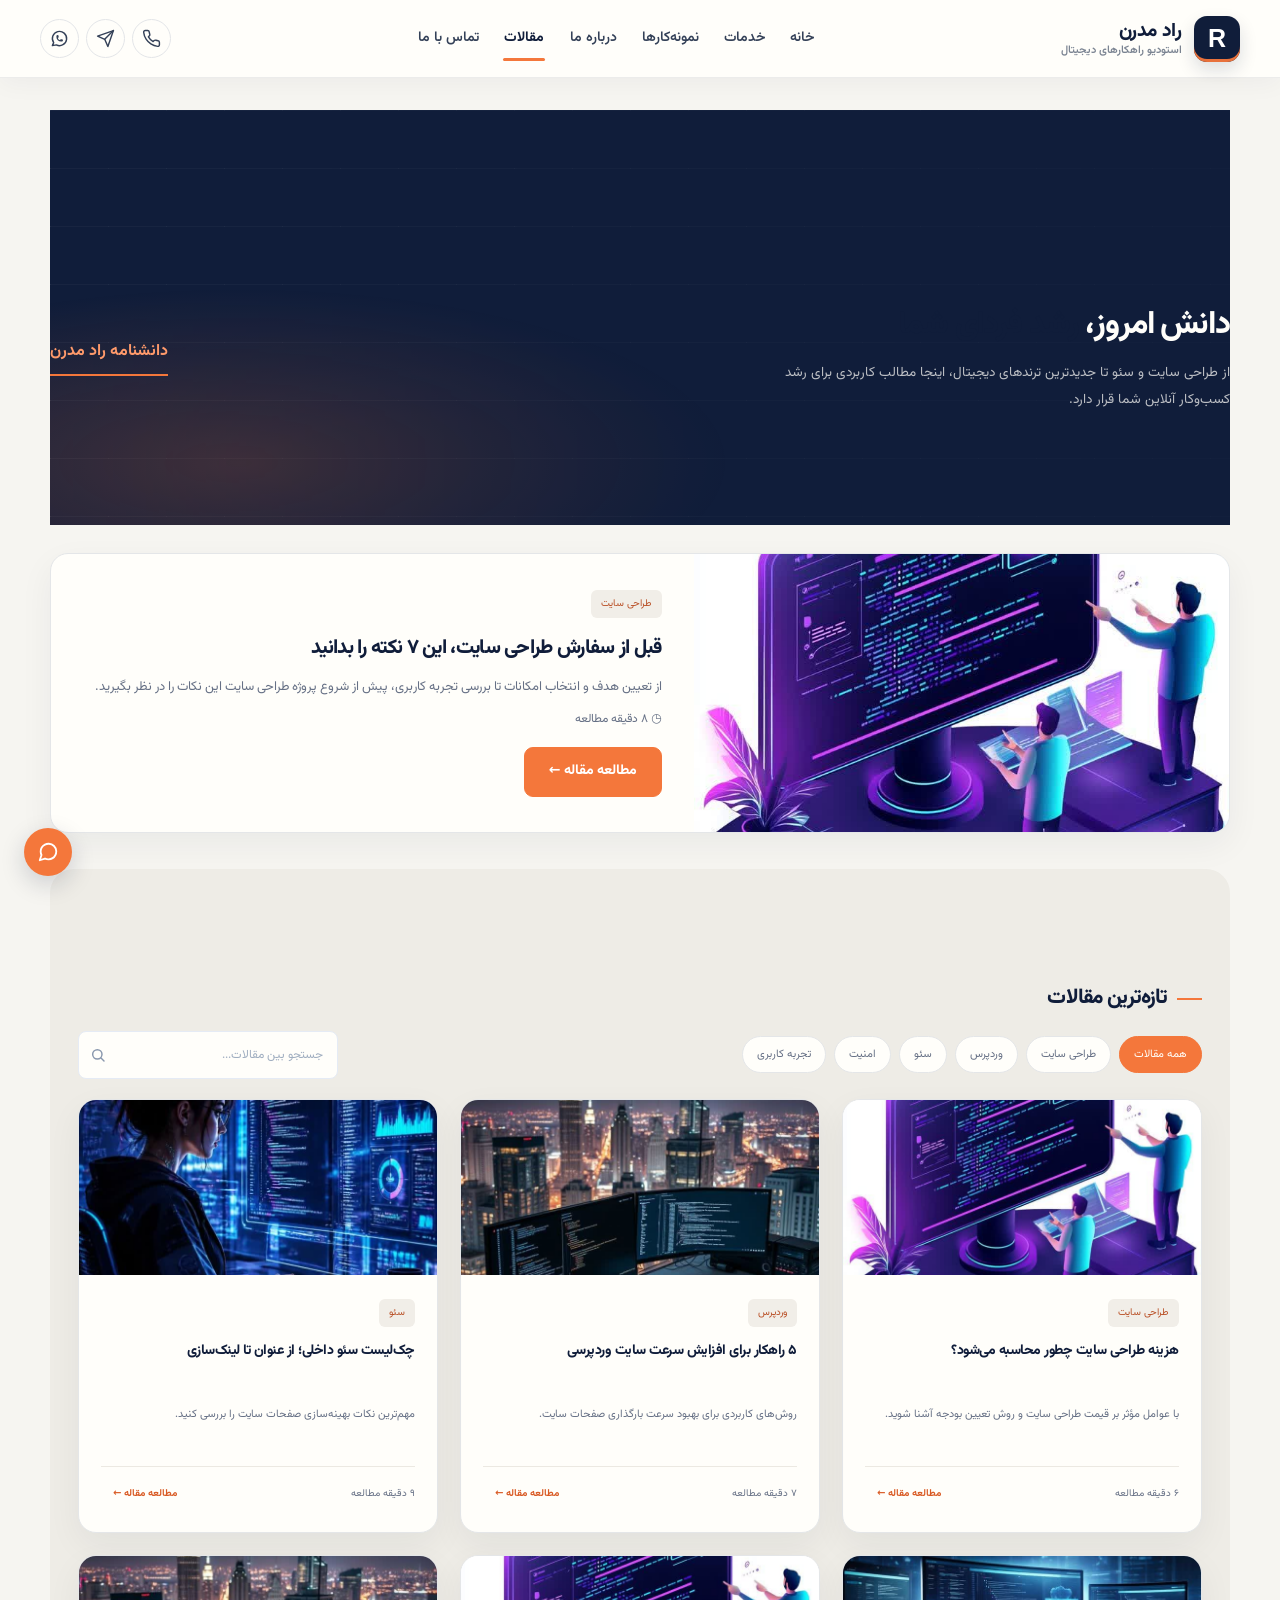
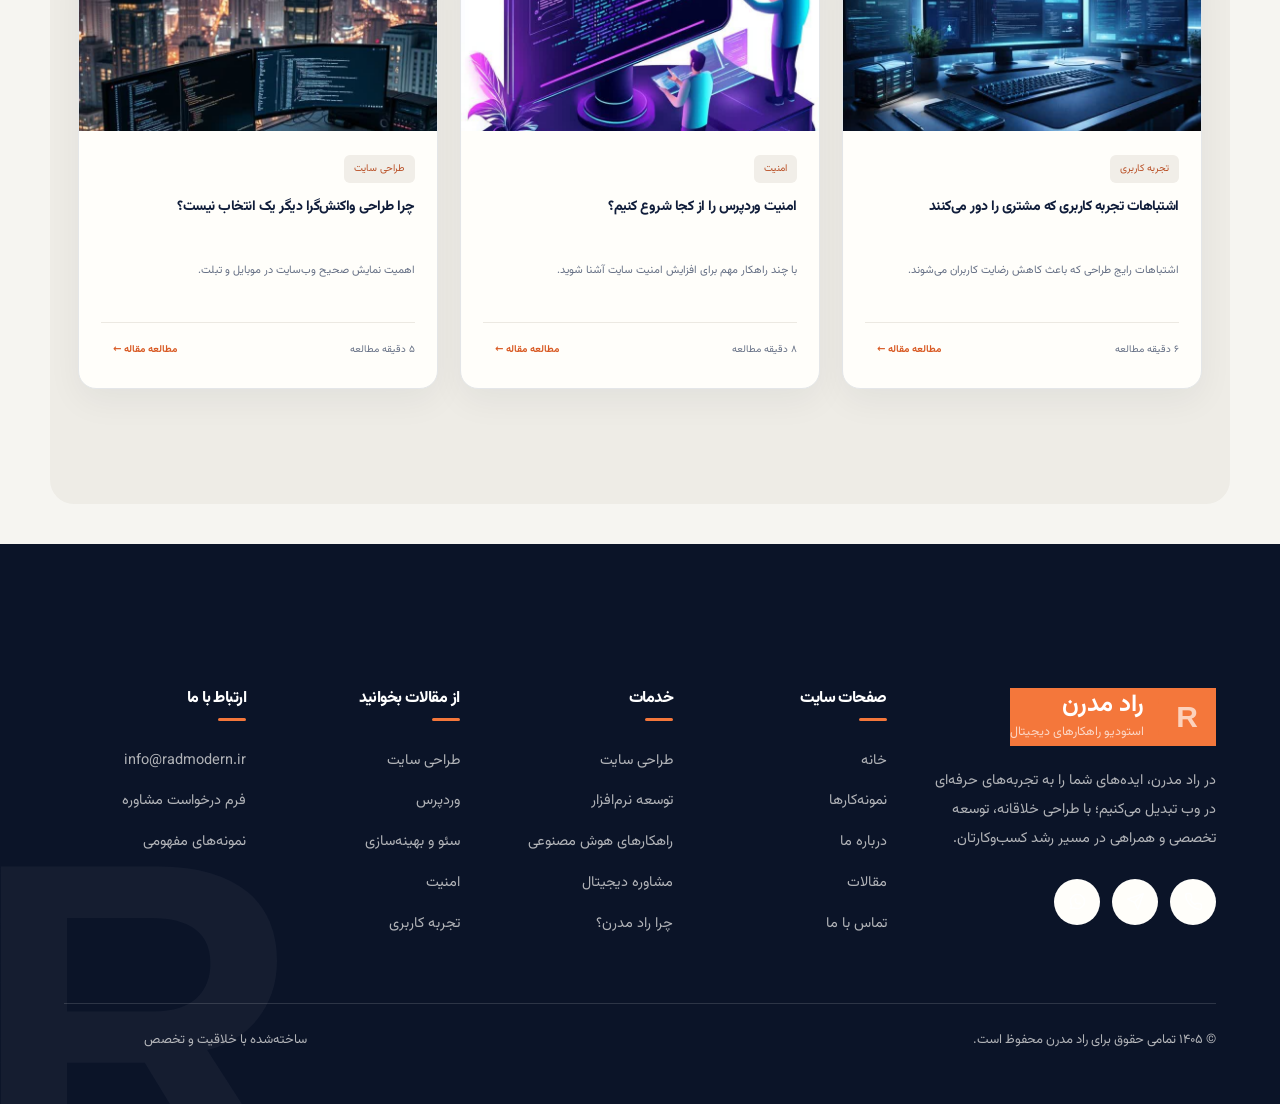
<file: maghalat.html>
<!DOCTYPE html>
<html lang="fa" dir="rtl">
<head>
  <meta charset="UTF-8">
  <meta name="viewport" content="width=device-width, initial-scale=1.0">
  <title>مقالات راد مدرن | طراحی سایت، سئو و تجربه کاربری</title>
  <meta name="description" content="راهنماهای کاربردی درباره طراحی سایت، وردپرس، سئو، امنیت و تجربه کاربری در راد مدرن.">
<meta property="og:type" content="website">
<meta property="og:locale" content="fa_IR">
<meta property="og:title" content="مقالات راد مدرن | طراحی سایت، سئو و تجربه کاربری">
<meta property="og:description" content="مطالب کاربردی برای شناخت بهتر طراحی و توسعه دیجیتال.">
  <link href="https://fonts.googleapis.com/css2?family=Vazirmatn:wght@400;500;600;700;800&display=swap" rel="stylesheet">
  <link rel="stylesheet" href="site.css">
<link rel="stylesheet" href="design-system.css">
  <link rel="stylesheet" href="visual-refresh.css">
</head>
<body class="page-maghalat">
<a class="skip-link" href="#main-content">رفتن به محتوای اصلی</a>

<header class="site-header" id="siteHeader">
  <div class="header-container">
    <!-- برند و لوگو -->
    <a href="index.html" class="header-brand" aria-label="صفحه اصلی راد مدرن">
      <span class="brand-logo" aria-hidden="true">
        <span class="logo-mark">R</span>
      </span>
      <div class="brand-text">
        <strong class="brand-name">راد مدرن</strong>
        <span class="brand-tag">استودیو راهکارهای دیجیتال</span>
      </div>
    </a>

    <!-- منوی ناوبری اصلی دسکتاپ -->
    <nav class="header-nav" aria-label="منوی اصلی">
      <ul class="nav-list">
        <li><a href="index.html" class="nav-link">خانه</a></li>
        <li><a href="index.html#services" class="nav-link">خدمات</a></li>
        <li><a href="nemonekar.html" class="nav-link">نمونه‌کارها</a></li>
        <li><a href="about.html" class="nav-link">درباره ما</a></li>
        <li><a href="maghalat.html" class="nav-link is-active" aria-current="page">مقالات</a></li>
        <li><a href="contact.html" class="nav-link">تماس با ما</a></li>
      </ul>
    </nav>

    <!-- اکشن‌ها -->
    <div class="header-actions">
      <div class="header-contact" role="group" aria-label="راه‌های ارتباط سریع">
        <a class="hc hc--call" href="tel:+989120000000" aria-label="تماس تلفنی" title="تماس تلفنی"><svg viewBox="0 0 24 24" aria-hidden="true"><path d="M22 16.92v3a2 2 0 0 1-2.18 2 19.79 19.79 0 0 1-8.63-3.07 19.5 19.5 0 0 1-6-6 19.79 19.79 0 0 1-3.07-8.67A2 2 0 0 1 4.11 2h3a2 2 0 0 1 2 1.72 12.84 12.84 0 0 0 .7 2.81 2 2 0 0 1-.45 2.11L8.09 9.91a16 16 0 0 0 6 6l1.27-1.27a2 2 0 0 1 2.11-.45 12.84 12.84 0 0 0 2.81.7A2 2 0 0 1 22 16.92z"/></svg></a>
        <a class="hc hc--tg" href="https://t.me/radmodern" target="_blank" rel="noopener" aria-label="تلگرام" title="تلگرام"><svg viewBox="0 0 24 24" aria-hidden="true"><path d="M22 2L11 13"/><path d="M22 2l-7 20-4-9-9-4 20-7z"/></svg></a>
        <a class="hc hc--wa" href="https://wa.me/989120000000" target="_blank" rel="noopener" aria-label="واتساپ" title="واتساپ"><svg viewBox="0 0 24 24" aria-hidden="true"><path d="M3 21l1.65-3.8a9 9 0 1 1 3.4 2.9L3 21"/><path d="M9 10a.5.5 0 0 0 1 0V9a.5.5 0 0 0-1 0v1a5 5 0 0 0 5 5h1a.5.5 0 0 0 0-1h-1a.5.5 0 0 0 0 1"/></svg></a>
      </div>

      <!-- دکمه همبرگری موبایل -->
      <button type="button" class="mobile-toggle" id="mobileMenuBtn" aria-label="باز کردن منوی موبایل" aria-expanded="false" aria-controls="mobileNav">
        <span class="hamburger-bar"></span>
        <span class="hamburger-bar"></span>
        <span class="hamburger-bar"></span>
      </button>
    </div>
  </div>

  <!-- منوی کشویی موبایل (Drawer) -->
  <div class="mobile-drawer" id="mobileNav" aria-hidden="true">
    <div class="drawer-backdrop" id="drawerBackdrop"></div>
    <div class="drawer-content">
      <div class="drawer-header">
        <a href="index.html" class="header-brand">
          <span class="brand-logo" aria-hidden="true"><span class="logo-mark">R</span></span>
          <div class="brand-text">
            <strong class="brand-name">راد مدرن</strong>
            <span class="brand-tag">راهکارهای دیجیتال</span>
          </div>
        </a>
        <button type="button" class="drawer-close" id="drawerCloseBtn" aria-label="بستن منو">
          <svg viewBox="0 0 24 24" aria-hidden="true"><path d="M6 18L18 6M6 6l12 12" stroke="currentColor" stroke-width="2" stroke-linecap="round"/></svg>
        </button>
      </div>

      <ul class="drawer-links">
        <li><a href="index.html" class="drawer-link"><svg viewBox="0 0 24 24"><path d="M3 9l9-7 9 7v11a2 2 0 0 1-2 2H5a2 2 0 0 1-2-2z"/></svg>خانه</a></li>
        <li><a href="index.html#services" class="drawer-link"><svg viewBox="0 0 24 24"><rect x="2" y="3" width="20" height="14" rx="2"/><path d="M8 21h8M12 17v4"/></svg>خدمات</a></li>
        <li><a href="nemonekar.html" class="drawer-link"><svg viewBox="0 0 24 24"><polygon points="12 2 2 7 12 12 22 7 12 2"/><polyline points="2 17 12 22 22 17"/><polyline points="2 12 12 17 22 12"/></svg>نمونه‌کارها</a></li>
        <li><a href="about.html" class="drawer-link"><svg viewBox="0 0 24 24"><path d="M17 21v-2a4 4 0 0 0-4-4H5a4 4 0 0 0-4 4v2"/><circle cx="9" cy="7" r="4"/><path d="M23 21v-2a4 4 0 0 0-3-3.87"/><path d="M16 3.13a4 4 0 0 1 0 7.75"/></svg>درباره ما</a></li>
        <li><a href="maghalat.html" class="drawer-link is-active"><svg viewBox="0 0 24 24"><path d="M4 19.5A2.5 2.5 0 0 1 6.5 17H20"/><path d="M6.5 2H20v20H6.5A2.5 2.5 0 0 1 4 19.5v-15A2.5 2.5 0 0 1 6.5 2z"/></svg>مقالات</a></li>
        <li><a href="contact.html" class="drawer-link"><svg viewBox="0 0 24 24"><path d="M22 16.92v3a2 2 0 0 1-2.18 2 19.79 19.79 0 0 1-8.63-3.07 19.5 19.5 0 0 1-6-6 19.79 19.79 0 0 1-3.07-8.67A2 2 0 0 1 4.11 2h3a2 2 0 0 1 2 1.72 12.84 12.84 0 0 0 .7 2.81 2 2 0 0 1-.45 2.11L8.09 9.91a16 16 0 0 0 6 6l1.27-1.27a2 2 0 0 1 2.11-.45 12.84 12.84 0 0 0 2.81.7A2 2 0 0 1 22 16.92z"/></svg>تماس با ما</a></li>
      </ul>

      <div class="drawer-footer">
        <a href="contact.html" class="btn btn-primary" style="width:100%">شروع همکاری و مشاوره</a>
        <div class="drawer-social" role="group" aria-label="راه‌های ارتباط سریع">
        <a class="hc hc--call" href="tel:+989120000000" aria-label="تماس تلفنی" title="تماس تلفنی"><svg viewBox="0 0 24 24" aria-hidden="true"><path d="M22 16.92v3a2 2 0 0 1-2.18 2 19.79 19.79 0 0 1-8.63-3.07 19.5 19.5 0 0 1-6-6 19.79 19.79 0 0 1-3.07-8.67A2 2 0 0 1 4.11 2h3a2 2 0 0 1 2 1.72 12.84 12.84 0 0 0 .7 2.81 2 2 0 0 1-.45 2.11L8.09 9.91a16 16 0 0 0 6 6l1.27-1.27a2 2 0 0 1 2.11-.45 12.84 12.84 0 0 0 2.81.7A2 2 0 0 1 22 16.92z"/></svg></a>
        <a class="hc hc--tg" href="https://t.me/radmodern" target="_blank" rel="noopener" aria-label="تلگرام" title="تلگرام"><svg viewBox="0 0 24 24" aria-hidden="true"><path d="M22 2L11 13"/><path d="M22 2l-7 20-4-9-9-4 20-7z"/></svg></a>
        <a class="hc hc--wa" href="https://wa.me/989120000000" target="_blank" rel="noopener" aria-label="واتساپ" title="واتساپ"><svg viewBox="0 0 24 24" aria-hidden="true"><path d="M3 21l1.65-3.8a9 9 0 1 1 3.4 2.9L3 21"/><path d="M9 10a.5.5 0 0 0 1 0V9a.5.5 0 0 0-1 0v1a5 5 0 0 0 5 5h1a.5.5 0 0 0 0-1h-1a.5.5 0 0 0 0 1"/></svg></a>
      </div>
        <a href="mailto:info@radmodern.ir" class="drawer-contact-line">
          <svg viewBox="0 0 24 24"><rect x="3" y="5" width="18" height="14" rx="2"/><path d="M3 7l9 6 9-6"/></svg>
          <span dir="ltr">info@radmodern.ir</span>
        </a>
      </div>
    </div>
  </div>
</header>

<main class="container" id="main-content">


  <section class="intro">
    <div>
      <h1>دانش امروز، <span>رشد فردای شما</span></h1>
      <p>
        از طراحی سایت و سئو تا جدیدترین ترندهای دیجیتال،
        اینجا مطالب کاربردی برای رشد کسب‌وکار آنلاین شما قرار دارد.
      </p>
    </div>
    <div class="intro-label">دانشنامه راد مدرن</div>
  </section>

  <section class="featured">
    <div class="featured-image">
      <a href="article.html?id=featured" tabindex="-1" aria-hidden="true"><img src="image/maghalat1.png" alt="طراحی سایت" fetchpriority="high" decoding="async"></a>
    </div>

    <div class="featured-content">
      <span class="tag">طراحی سایت</span>
      <h2><a href="article.html?id=featured">قبل از سفارش طراحی سایت، این ۷ نکته را بدانید</a></h2>
      <p>
        از تعیین هدف و انتخاب امکانات تا بررسی تجربه کاربری،
        پیش از شروع پروژه طراحی سایت این نکات را در نظر بگیرید.
      </p>
      <div class="meta">◷ ۸ دقیقه مطالعه</div>
      <a href="article.html?id=featured" class="button">مطالعه مقاله ←</a>
    </div>
  </section>

  <section class="articles-section">

    <div class="section-heading">
      <h2>تازه‌ترین مقالات</h2>
    </div>

    <div class="filters-row">
      <div class="categories" role="group" aria-label="فیلتر دسته‌بندی مقالات">
        <button class="active" data-category="all">همه مقالات</button>
        <button data-category="design">طراحی سایت</button>
        <button data-category="wordpress">وردپرس</button>
        <button data-category="seo">سئو</button>
        <button data-category="security">امنیت</button>
        <button data-category="ux">تجربه کاربری</button>
      </div>

      <div class="search-wrap">
        <span class="search-icon" aria-hidden="true">
          <svg width="16" height="16" viewBox="0 0 24 24" fill="none" stroke="currentColor" stroke-width="2.2" stroke-linecap="round" stroke-linejoin="round">
            <circle cx="11" cy="11" r="7"></circle>
            <line x1="16.5" y1="16.5" x2="21" y2="21"></line>
          </svg>
        </span>
        <input
          type="search"
          id="search"
          placeholder="جستجو بین مقالات..."
          aria-label="جستجو بین مقالات"
        >
      </div>
    </div>

    <div class="articles-grid" id="articles">

      <article class="card" data-category="design">
        <a href="article.html?id=1" class="card-stretch" aria-label="هزینه طراحی سایت چطور محاسبه می‌شود؟"></a>
        <img src="image/maghalat1.png" alt="هزینه طراحی سایت" loading="lazy" decoding="async">
        <div class="card-content">
          <span class="tag">طراحی سایت</span>
          <h3><a href="article.html?id=1">هزینه طراحی سایت چطور محاسبه می‌شود؟</a></h3>
          <p>با عوامل مؤثر بر قیمت طراحی سایت و روش تعیین بودجه آشنا شوید.</p>
          <div class="card-footer">
            <span>۶ دقیقه مطالعه</span>
            <a href="article.html?id=1">مطالعه مقاله ←</a>
          </div>
        </div>
      </article>

      <article class="card" data-category="wordpress">
        <a href="article.html?id=2" class="card-stretch" aria-label="۵ راهکار برای افزایش سرعت سایت وردپرسی"></a>
        <img src="image/maghalat2.png" alt="سرعت وردپرس" loading="lazy" decoding="async">
        <div class="card-content">
          <span class="tag">وردپرس</span>
          <h3><a href="article.html?id=2">۵ راهکار برای افزایش سرعت سایت وردپرسی</a></h3>
          <p>روش‌های کاربردی برای بهبود سرعت بارگذاری صفحات سایت.</p>
          <div class="card-footer">
            <span>۷ دقیقه مطالعه</span>
            <a href="article.html?id=2">مطالعه مقاله ←</a>
          </div>
        </div>
      </article>

      <article class="card" data-category="seo">
        <a href="article.html?id=3" class="card-stretch" aria-label="چک‌لیست سئو داخلی؛ از عنوان تا لینک‌سازی"></a>
        <img src="image/maghalat3.png" alt="سئو داخلی" loading="lazy" decoding="async">
        <div class="card-content">
          <span class="tag">سئو</span>
          <h3><a href="article.html?id=3">چک‌لیست سئو داخلی؛ از عنوان تا لینک‌سازی</a></h3>
          <p>مهم‌ترین نکات بهینه‌سازی صفحات سایت را بررسی کنید.</p>
          <div class="card-footer">
            <span>۹ دقیقه مطالعه</span>
            <a href="article.html?id=3">مطالعه مقاله ←</a>
          </div>
        </div>
      </article>

      <article class="card" data-category="ux">
        <a href="article.html?id=4" class="card-stretch" aria-label="اشتباهات تجربه کاربری که مشتری را دور می‌کنند"></a>
        <img src="image/maghalat4.png" alt="تجربه کاربری" loading="lazy" decoding="async">
        <div class="card-content">
          <span class="tag">تجربه کاربری</span>
          <h3><a href="article.html?id=4">اشتباهات تجربه کاربری که مشتری را دور می‌کنند</a></h3>
          <p>اشتباهات رایج طراحی که باعث کاهش رضایت کاربران می‌شوند.</p>
          <div class="card-footer">
            <span>۶ دقیقه مطالعه</span>
            <a href="article.html?id=4">مطالعه مقاله ←</a>
          </div>
        </div>
      </article>

      <article class="card" data-category="security">
        <a href="article.html?id=5" class="card-stretch" aria-label="امنیت وردپرس را از کجا شروع کنیم؟"></a>
        <img src="image/maghalat1.png" alt="امنیت وردپرس" loading="lazy" decoding="async">
        <div class="card-content">
          <span class="tag">امنیت</span>
          <h3><a href="article.html?id=5">امنیت وردپرس را از کجا شروع کنیم؟</a></h3>
          <p>با چند راهکار مهم برای افزایش امنیت سایت آشنا شوید.</p>
          <div class="card-footer">
            <span>۸ دقیقه مطالعه</span>
            <a href="article.html?id=5">مطالعه مقاله ←</a>
          </div>
        </div>
      </article>

      <article class="card" data-category="design">
        <a href="article.html?id=6" class="card-stretch" aria-label="چرا طراحی واکنش‌گرا دیگر یک انتخاب نیست؟"></a>
        <img src="image/maghalat2.png" alt="طراحی واکنش‌گرا" loading="lazy" decoding="async">
        <div class="card-content">
          <span class="tag">طراحی سایت</span>
          <h3><a href="article.html?id=6">چرا طراحی واکنش‌گرا دیگر یک انتخاب نیست؟</a></h3>
          <p>اهمیت نمایش صحیح وب‌سایت در موبایل و تبلت.</p>
          <div class="card-footer">
            <span>۵ دقیقه مطالعه</span>
            <a href="article.html?id=6">مطالعه مقاله ←</a>
          </div>
        </div>
      </article>

    </div>

    <p id="empty" role="status" aria-live="polite" hidden>مقاله‌ای با این عبارت یا دسته‌بندی پیدا نشد. عبارت دیگری را جستجو کنید یا فیلترها را تغییر دهید.</p>
  </section>

</main>

<footer class="site-footer" aria-label="پاورقی سایت">
  <div class="sf-wrap">
    <div class="sf-top">
      <div class="sf-brand">
        <a class="sf-logo" href="index.html" aria-label="راد مدرن، صفحه اصلی">
          <span class="sf-mark" aria-hidden="true">R</span>
          <span><strong>راد مدرن</strong><small>استودیو راهکارهای دیجیتال</small></span>
        </a>
        <p>در راد مدرن، ایده‌های شما را به تجربه‌های حرفه‌ای در وب تبدیل می‌کنیم؛ با طراحی خلاقانه، توسعه تخصصی و همراهی در مسیر رشد کسب‌وکارتان.</p>
        <div class="sf-social" role="group" aria-label="راه‌های ارتباط سریع">
        <a class="hc hc--call" href="tel:+989120000000" aria-label="تماس تلفنی" title="تماس تلفنی"><svg viewBox="0 0 24 24" aria-hidden="true"><path d="M22 16.92v3a2 2 0 0 1-2.18 2 19.79 19.79 0 0 1-8.63-3.07 19.5 19.5 0 0 1-6-6 19.79 19.79 0 0 1-3.07-8.67A2 2 0 0 1 4.11 2h3a2 2 0 0 1 2 1.72 12.84 12.84 0 0 0 .7 2.81 2 2 0 0 1-.45 2.11L8.09 9.91a16 16 0 0 0 6 6l1.27-1.27a2 2 0 0 1 2.11-.45 12.84 12.84 0 0 0 2.81.7A2 2 0 0 1 22 16.92z"/></svg></a>
        <a class="hc hc--tg" href="https://t.me/radmodern" target="_blank" rel="noopener" aria-label="تلگرام" title="تلگرام"><svg viewBox="0 0 24 24" aria-hidden="true"><path d="M22 2L11 13"/><path d="M22 2l-7 20-4-9-9-4 20-7z"/></svg></a>
        <a class="hc hc--wa" href="https://wa.me/989120000000" target="_blank" rel="noopener" aria-label="واتساپ" title="واتساپ"><svg viewBox="0 0 24 24" aria-hidden="true"><path d="M3 21l1.65-3.8a9 9 0 1 1 3.4 2.9L3 21"/><path d="M9 10a.5.5 0 0 0 1 0V9a.5.5 0 0 0-1 0v1a5 5 0 0 0 5 5h1a.5.5 0 0 0 0-1h-1a.5.5 0 0 0 0 1"/></svg></a>
      </div>
      </div>
      <nav class="sf-col" aria-label="صفحات سایت">
        <h3>صفحات سایت</h3>
        <ul>
          <li><a href="index.html">خانه</a></li>
          <li><a href="nemonekar.html">نمونه‌کارها</a></li>
          <li><a href="about.html">درباره ما</a></li>
          <li><a href="maghalat.html">مقالات</a></li>
          <li><a href="contact.html">تماس با ما</a></li>
        </ul>
      </nav>
      <nav class="sf-col" aria-label="خدمات">
        <h3>خدمات</h3>
        <ul>
          <li><a href="index.html#services">طراحی سایت</a></li>
          <li><a href="index.html#services">توسعه نرم‌افزار</a></li>
          <li><a href="index.html#services">راهکارهای هوش مصنوعی</a></li>
          <li><a href="index.html#services">مشاوره دیجیتال</a></li>
          <li><a href="index.html#why">چرا راد مدرن؟</a></li>
        </ul>
      </nav>
      <nav class="sf-col" aria-label="دسته‌بندی مقالات">
        <h3>از مقالات بخوانید</h3>
        <ul>
          <li><a href="maghalat.html?cat=design">طراحی سایت</a></li>
          <li><a href="maghalat.html?cat=wordpress">وردپرس</a></li>
          <li><a href="maghalat.html?cat=seo">سئو و بهینه‌سازی</a></li>
          <li><a href="maghalat.html?cat=security">امنیت</a></li>
          <li><a href="maghalat.html?cat=ux">تجربه کاربری</a></li>
        </ul>
      </nav>
      <div class="sf-col">
        <h3>ارتباط با ما</h3>
        <ul>
          <li><a href="mailto:info@radmodern.ir" dir="ltr">info@radmodern.ir</a></li>
          <li><a href="contact.html">فرم درخواست مشاوره</a></li>
          <li><a href="index.html#portfolio">نمونه‌های مفهومی</a></li>
        </ul>
      </div>
    </div>
    <div class="sf-bottom">
      <span>© ۱۴۰۵ تمامی حقوق برای راد مدرن محفوظ است.</span>
      <span>ساخته‌شده با خلاقیت و تخصص</span>
    </div>
  </div>
</footer>

<!-- دکمه‌های شناور -->
<div class="floating-actions" aria-label="ابزارهای دسترسی سریع">
  <button type="button" class="floating-btn floating-btn--top" id="backToTopBtn" aria-label="رفتن به بالای صفحه" title="رفتن به بالا">
    <svg viewBox="0 0 24 24" fill="none" stroke="currentColor" stroke-width="2.5" stroke-linecap="round" stroke-linejoin="round"><path d="M18 15l-6-6-6 6"/></svg>
  </button>
  <a href="contact.html" class="floating-btn floating-btn--contact" aria-label="ارتباط سریع با راد مدرن" title="مشاوره و گفت‌وگو درباره پروژه">
    <svg viewBox="0 0 24 24" fill="none" stroke="currentColor" stroke-width="2" stroke-linecap="round" stroke-linejoin="round"><path d="M21 11.5a8.38 8.38 0 0 1-.9 3.8 8.5 8.5 0 0 1-7.6 4.7 8.38 8.38 0 0 1-3.8-.9L3 21l1.9-5.7a8.38 8.38 0 0 1-.9-3.8 8.5 8.5 0 0 1 4.7-7.6 8.38 8.38 0 0 1 3.8-.9h.5a8.48 8.48 0 0 1 8 8v.5z"/></svg>
  </a>
</div>

<script src="script.js"></script>
<script src="main.js"></script>
</body>
</html>
</file>
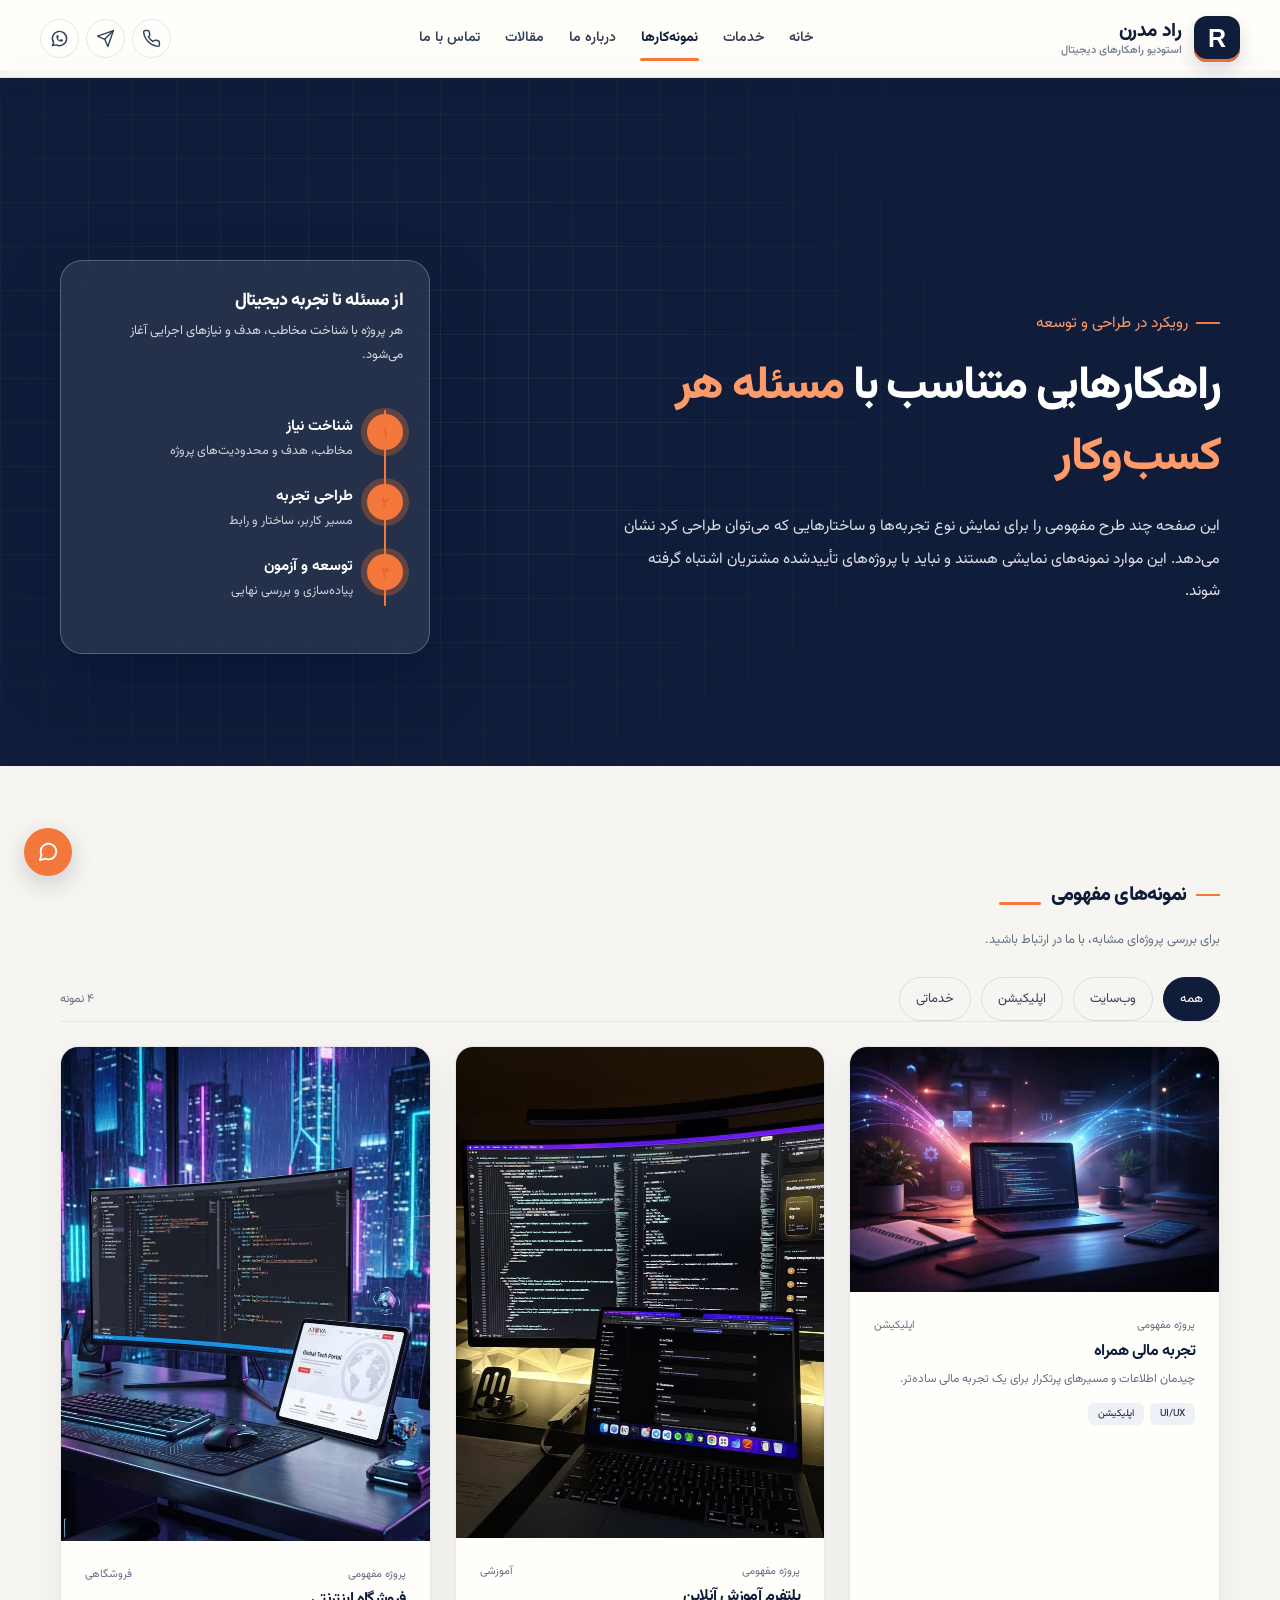
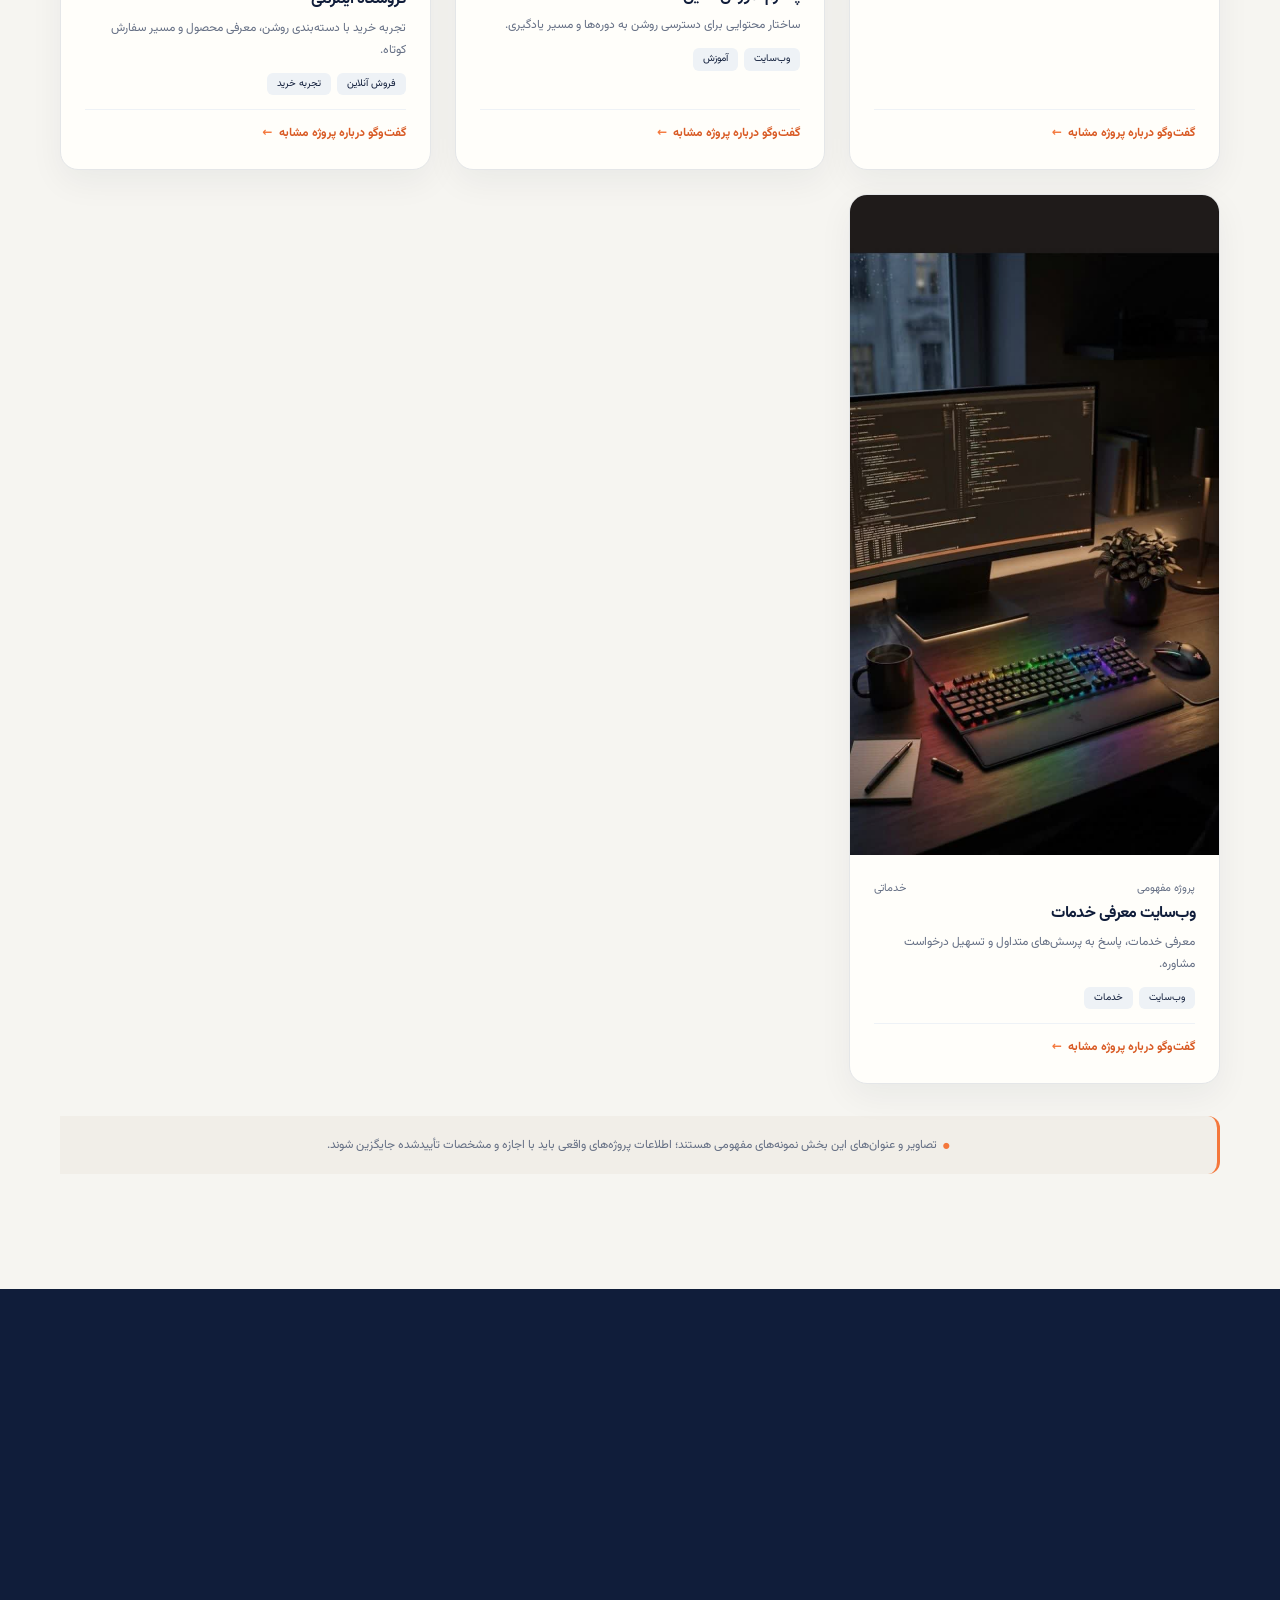
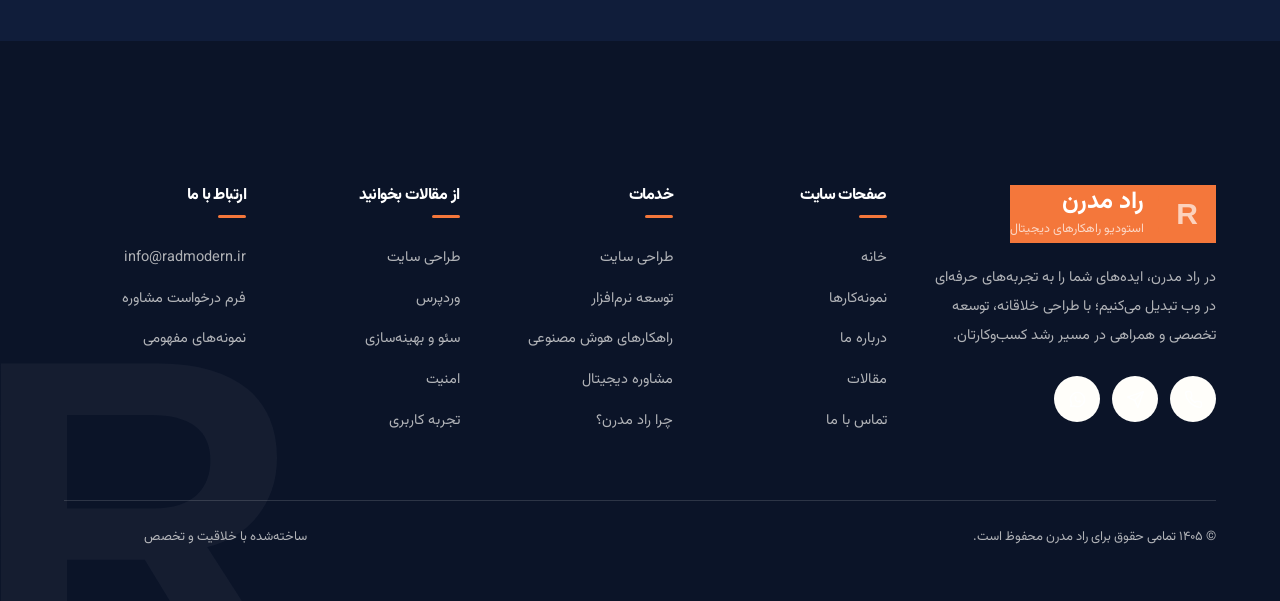
<file: nemonekar.html>
<!DOCTYPE html>
<html lang="fa" dir="rtl">
<head>
  <meta charset="UTF-8">
  <meta name="viewport" content="width=device-width, initial-scale=1, viewport-fit=cover">
  <title>نمونه‌کارهای مفهومی | راد مدرن</title>
  <meta name="description" content="مروری بر طرح‌های مفهومی راد مدرن در طراحی وب‌سایت و تجربه‌های دیجیتال.">
<meta property="og:type" content="website">
<meta property="og:locale" content="fa_IR">
<meta property="og:title" content="نمونه‌های مفهومی طراحی | راد مدرن">
<meta property="og:description" content="طرح‌های مفهومی برای نمایش رویکرد طراحی و توسعه دیجیتال راد مدرن.">
  <link rel="preconnect" href="https://fonts.googleapis.com">
  <link rel="preconnect" href="https://fonts.gstatic.com" crossorigin>
  <link href="https://fonts.googleapis.com/css2?family=Vazirmatn:wght@400;500;600;700;800&display=swap" rel="stylesheet">
  <link rel="stylesheet" href="site.css">
<link rel="stylesheet" href="design-system.css">
  <link rel="stylesheet" href="visual-refresh.css">
</head>
<body class="page-nemonekar">
<a class="skip-link" href="#main-content">رفتن به محتوای اصلی</a>

<header class="site-header" id="siteHeader">
  <div class="header-container">
    <!-- برند و لوگو -->
    <a href="index.html" class="header-brand" aria-label="صفحه اصلی راد مدرن">
      <span class="brand-logo" aria-hidden="true">
        <span class="logo-mark">R</span>
      </span>
      <div class="brand-text">
        <strong class="brand-name">راد مدرن</strong>
        <span class="brand-tag">استودیو راهکارهای دیجیتال</span>
      </div>
    </a>

    <!-- منوی ناوبری اصلی دسکتاپ -->
    <nav class="header-nav" aria-label="منوی اصلی">
      <ul class="nav-list">
        <li><a href="index.html" class="nav-link">خانه</a></li>
        <li><a href="index.html#services" class="nav-link">خدمات</a></li>
        <li><a href="nemonekar.html" class="nav-link is-active" aria-current="page">نمونه‌کارها</a></li>
        <li><a href="about.html" class="nav-link">درباره ما</a></li>
        <li><a href="maghalat.html" class="nav-link">مقالات</a></li>
        <li><a href="contact.html" class="nav-link">تماس با ما</a></li>
      </ul>
    </nav>

    <!-- اکشن‌ها -->
    <div class="header-actions">
      <div class="header-contact" role="group" aria-label="راه‌های ارتباط سریع">
        <a class="hc hc--call" href="tel:+989120000000" aria-label="تماس تلفنی" title="تماس تلفنی"><svg viewBox="0 0 24 24" aria-hidden="true"><path d="M22 16.92v3a2 2 0 0 1-2.18 2 19.79 19.79 0 0 1-8.63-3.07 19.5 19.5 0 0 1-6-6 19.79 19.79 0 0 1-3.07-8.67A2 2 0 0 1 4.11 2h3a2 2 0 0 1 2 1.72 12.84 12.84 0 0 0 .7 2.81 2 2 0 0 1-.45 2.11L8.09 9.91a16 16 0 0 0 6 6l1.27-1.27a2 2 0 0 1 2.11-.45 12.84 12.84 0 0 0 2.81.7A2 2 0 0 1 22 16.92z"/></svg></a>
        <a class="hc hc--tg" href="https://t.me/radmodern" target="_blank" rel="noopener" aria-label="تلگرام" title="تلگرام"><svg viewBox="0 0 24 24" aria-hidden="true"><path d="M22 2L11 13"/><path d="M22 2l-7 20-4-9-9-4 20-7z"/></svg></a>
        <a class="hc hc--wa" href="https://wa.me/989120000000" target="_blank" rel="noopener" aria-label="واتساپ" title="واتساپ"><svg viewBox="0 0 24 24" aria-hidden="true"><path d="M3 21l1.65-3.8a9 9 0 1 1 3.4 2.9L3 21"/><path d="M9 10a.5.5 0 0 0 1 0V9a.5.5 0 0 0-1 0v1a5 5 0 0 0 5 5h1a.5.5 0 0 0 0-1h-1a.5.5 0 0 0 0 1"/></svg></a>
      </div>

      <!-- دکمه همبرگری موبایل -->
      <button type="button" class="mobile-toggle" id="mobileMenuBtn" aria-label="باز کردن منوی موبایل" aria-expanded="false" aria-controls="mobileNav">
        <span class="hamburger-bar"></span>
        <span class="hamburger-bar"></span>
        <span class="hamburger-bar"></span>
      </button>
    </div>
  </div>

  <!-- منوی کشویی موبایل (Drawer) -->
  <div class="mobile-drawer" id="mobileNav" aria-hidden="true">
    <div class="drawer-backdrop" id="drawerBackdrop"></div>
    <div class="drawer-content">
      <div class="drawer-header">
        <a href="index.html" class="header-brand">
          <span class="brand-logo" aria-hidden="true"><span class="logo-mark">R</span></span>
          <div class="brand-text">
            <strong class="brand-name">راد مدرن</strong>
            <span class="brand-tag">راهکارهای دیجیتال</span>
          </div>
        </a>
        <button type="button" class="drawer-close" id="drawerCloseBtn" aria-label="بستن منو">
          <svg viewBox="0 0 24 24" aria-hidden="true"><path d="M6 18L18 6M6 6l12 12" stroke="currentColor" stroke-width="2" stroke-linecap="round"/></svg>
        </button>
      </div>

      <ul class="drawer-links">
        <li><a href="index.html" class="drawer-link"><svg viewBox="0 0 24 24"><path d="M3 9l9-7 9 7v11a2 2 0 0 1-2 2H5a2 2 0 0 1-2-2z"/></svg>خانه</a></li>
        <li><a href="index.html#services" class="drawer-link"><svg viewBox="0 0 24 24"><rect x="2" y="3" width="20" height="14" rx="2"/><path d="M8 21h8M12 17v4"/></svg>خدمات</a></li>
        <li><a href="nemonekar.html" class="drawer-link is-active"><svg viewBox="0 0 24 24"><polygon points="12 2 2 7 12 12 22 7 12 2"/><polyline points="2 17 12 22 22 17"/><polyline points="2 12 12 17 22 12"/></svg>نمونه‌کارها</a></li>
        <li><a href="about.html" class="drawer-link"><svg viewBox="0 0 24 24"><path d="M17 21v-2a4 4 0 0 0-4-4H5a4 4 0 0 0-4 4v2"/><circle cx="9" cy="7" r="4"/><path d="M23 21v-2a4 4 0 0 0-3-3.87"/><path d="M16 3.13a4 4 0 0 1 0 7.75"/></svg>درباره ما</a></li>
        <li><a href="maghalat.html" class="drawer-link"><svg viewBox="0 0 24 24"><path d="M4 19.5A2.5 2.5 0 0 1 6.5 17H20"/><path d="M6.5 2H20v20H6.5A2.5 2.5 0 0 1 4 19.5v-15A2.5 2.5 0 0 1 6.5 2z"/></svg>مقالات</a></li>
        <li><a href="contact.html" class="drawer-link"><svg viewBox="0 0 24 24"><path d="M22 16.92v3a2 2 0 0 1-2.18 2 19.79 19.79 0 0 1-8.63-3.07 19.5 19.5 0 0 1-6-6 19.79 19.79 0 0 1-3.07-8.67A2 2 0 0 1 4.11 2h3a2 2 0 0 1 2 1.72 12.84 12.84 0 0 0 .7 2.81 2 2 0 0 1-.45 2.11L8.09 9.91a16 16 0 0 0 6 6l1.27-1.27a2 2 0 0 1 2.11-.45 12.84 12.84 0 0 0 2.81.7A2 2 0 0 1 22 16.92z"/></svg>تماس با ما</a></li>
      </ul>

      <div class="drawer-footer">
        <a href="contact.html" class="btn btn-primary" style="width:100%">شروع همکاری و مشاوره</a>
        <div class="drawer-social" role="group" aria-label="راه‌های ارتباط سریع">
        <a class="hc hc--call" href="tel:+989120000000" aria-label="تماس تلفنی" title="تماس تلفنی"><svg viewBox="0 0 24 24" aria-hidden="true"><path d="M22 16.92v3a2 2 0 0 1-2.18 2 19.79 19.79 0 0 1-8.63-3.07 19.5 19.5 0 0 1-6-6 19.79 19.79 0 0 1-3.07-8.67A2 2 0 0 1 4.11 2h3a2 2 0 0 1 2 1.72 12.84 12.84 0 0 0 .7 2.81 2 2 0 0 1-.45 2.11L8.09 9.91a16 16 0 0 0 6 6l1.27-1.27a2 2 0 0 1 2.11-.45 12.84 12.84 0 0 0 2.81.7A2 2 0 0 1 22 16.92z"/></svg></a>
        <a class="hc hc--tg" href="https://t.me/radmodern" target="_blank" rel="noopener" aria-label="تلگرام" title="تلگرام"><svg viewBox="0 0 24 24" aria-hidden="true"><path d="M22 2L11 13"/><path d="M22 2l-7 20-4-9-9-4 20-7z"/></svg></a>
        <a class="hc hc--wa" href="https://wa.me/989120000000" target="_blank" rel="noopener" aria-label="واتساپ" title="واتساپ"><svg viewBox="0 0 24 24" aria-hidden="true"><path d="M3 21l1.65-3.8a9 9 0 1 1 3.4 2.9L3 21"/><path d="M9 10a.5.5 0 0 0 1 0V9a.5.5 0 0 0-1 0v1a5 5 0 0 0 5 5h1a.5.5 0 0 0 0-1h-1a.5.5 0 0 0 0 1"/></svg></a>
      </div>
        <a href="mailto:info@radmodern.ir" class="drawer-contact-line">
          <svg viewBox="0 0 24 24"><rect x="3" y="5" width="18" height="14" rx="2"/><path d="M3 7l9 6 9-6"/></svg>
          <span dir="ltr">info@radmodern.ir</span>
        </a>
      </div>
    </div>
  </div>
</header>

<main id="main-content">
  <section class="hero">
    <div class="container hero__inner">
      <div class="hero__text">
        <p class="eyebrow">رویکرد در طراحی و توسعه</p>
        <h1>راهکارهایی متناسب با <span class="accent">مسئله هر کسب‌وکار</span></h1>
        <p>این صفحه چند طرح مفهومی را برای نمایش نوع تجربه‌ها و ساختارهایی که می‌توان طراحی کرد نشان می‌دهد. این موارد نمونه‌های نمایشی هستند و نباید با پروژه‌های تأییدشده مشتریان اشتباه گرفته شوند.</p>
      </div>
      <aside class="hero__card">
        <h2>از مسئله تا تجربه دیجیتال</h2>
        <p>هر پروژه با شناخت مخاطب، هدف و نیازهای اجرایی آغاز می‌شود.</p>
        <ol class="steps">
          <li style="--i:0"><span class="steps__n" aria-hidden="true">۱</span><div><b>شناخت نیاز</b><small>مخاطب، هدف و محدودیت‌های پروژه</small></div></li>
          <li style="--i:1"><span class="steps__n" aria-hidden="true">۲</span><div><b>طراحی تجربه</b><small>مسیر کاربر، ساختار و رابط</small></div></li>
          <li style="--i:2"><span class="steps__n" aria-hidden="true">۳</span><div><b>توسعه و آزمون</b><small>پیاده‌سازی و بررسی نهایی</small></div></li>
        </ol>
      </aside>
    </div>
  </section>

  <section class="projects" aria-labelledby="projects-title">
    <div class="container">
      <h2 class="section-title" id="projects-title">نمونه‌های مفهومی</h2>
      <p class="section-sub">برای بررسی پروژه‌ای مشابه، با ما در ارتباط باشید.</p>

      <div class="filters">
        <div class="filters__buttons" role="group" aria-label="فیلتر نوع نمونه">
          <button class="filter is-active" type="button" data-filter="all" aria-pressed="true">همه</button>
          <button class="filter" type="button" data-filter="web" aria-pressed="false">وب‌سایت</button>
          <button class="filter" type="button" data-filter="app" aria-pressed="false">اپلیکیشن</button>
          <button class="filter" type="button" data-filter="service" aria-pressed="false">خدماتی</button>
        </div>
        <span class="filters__count" id="projectCount" role="status" aria-live="polite">۴ نمونه</span>
      </div>

      <div class="grid" id="projectGrid">
        <article class="card" data-kind="app">
          <div class="card__media"><img src="image/nemonekar1.png" alt="طرح مفهومی رابط کاربری اپلیکیشن" loading="lazy"></div>
          <div class="card__body">
            <div class="card__meta"><span>پروژه مفهومی</span><span>اپلیکیشن</span></div>
            <h3>تجربه مالی همراه</h3>
            <p>چیدمان اطلاعات و مسیرهای پرتکرار برای یک تجربه مالی ساده‌تر.</p>
            <ul class="tags"><li>UI/UX</li><li>اپلیکیشن</li></ul>
            <a class="card__link" href="contact.html">گفت‌وگو درباره پروژه مشابه</a>
          </div>
        </article>
        <article class="card" data-kind="web">
          <div class="card__media"><img src="image/nemonekar2.png" alt="طرح مفهومی وب‌سایت آموزشی" width="832" height="520" loading="lazy"></div>
          <div class="card__body">
            <div class="card__meta"><span>پروژه مفهومی</span><span>آموزشی</span></div>
            <h3>پلتفرم آموزش آنلاین</h3>
            <p>ساختار محتوایی برای دسترسی روشن به دوره‌ها و مسیر یادگیری.</p>
            <ul class="tags"><li>وب‌سایت</li><li>آموزش</li></ul>
            <a class="card__link" href="contact.html">گفت‌وگو درباره پروژه مشابه</a>
          </div>
        </article>
        <article class="card" data-kind="web">
          <div class="card__media"><img src="image/nemonekar3.png" alt="طرح مفهومی فروشگاه اینترنتی" width="832" height="520" loading="lazy"></div>
          <div class="card__body">
            <div class="card__meta"><span>پروژه مفهومی</span><span>فروشگاهی</span></div>
            <h3>فروشگاه اینترنتی</h3>
            <p>تجربه خرید با دسته‌بندی روشن، معرفی محصول و مسیر سفارش کوتاه.</p>
            <ul class="tags"><li>فروش آنلاین</li><li>تجربه خرید</li></ul>
            <a class="card__link" href="contact.html">گفت‌وگو درباره پروژه مشابه</a>
          </div>
        </article>
        <article class="card" data-kind="service">
          <div class="card__media"><img src="image/nemonekar4.png" alt="طرح مفهومی وب‌سایت خدماتی" width="832" height="520" loading="lazy"></div>
          <div class="card__body">
            <div class="card__meta"><span>پروژه مفهومی</span><span>خدماتی</span></div>
            <h3>وب‌سایت معرفی خدمات</h3>
            <p>معرفی خدمات، پاسخ به پرسش‌های متداول و تسهیل درخواست مشاوره.</p>
            <ul class="tags"><li>وب‌سایت</li><li>خدمات</li></ul>
            <a class="card__link" href="contact.html">گفت‌وگو درباره پروژه مشابه</a>
          </div>
        </article>
      </div>
      <p class="note">تصاویر و عنوان‌های این بخش نمونه‌های مفهومی هستند؛ اطلاعات پروژه‌های واقعی باید با اجازه و مشخصات تأییدشده جایگزین شوند.</p>
    </div>
  </section>

  <section class="cta">
    <div class="container">
      <h2>برای پروژه خودتان راهکار می‌خواهید؟</h2>
      <p>نیاز و هدف کسب‌وکارتان را مطرح کنید تا درباره مسیر مناسب تصمیم بگیریم.</p>
      <a class="btn" href="contact.html">درخواست مشاوره</a>
    </div>
  </section>
</main>

<footer class="site-footer" aria-label="پاورقی سایت">
  <div class="sf-wrap">
    <div class="sf-top">
      <div class="sf-brand">
        <a class="sf-logo" href="index.html" aria-label="راد مدرن، صفحه اصلی">
          <span class="sf-mark" aria-hidden="true">R</span>
          <span><strong>راد مدرن</strong><small>استودیو راهکارهای دیجیتال</small></span>
        </a>
        <p>در راد مدرن، ایده‌های شما را به تجربه‌های حرفه‌ای در وب تبدیل می‌کنیم؛ با طراحی خلاقانه، توسعه تخصصی و همراهی در مسیر رشد کسب‌وکارتان.</p>
        <div class="sf-social" role="group" aria-label="راه‌های ارتباط سریع">
        <a class="hc hc--call" href="tel:+989120000000" aria-label="تماس تلفنی" title="تماس تلفنی"><svg viewBox="0 0 24 24" aria-hidden="true"><path d="M22 16.92v3a2 2 0 0 1-2.18 2 19.79 19.79 0 0 1-8.63-3.07 19.5 19.5 0 0 1-6-6 19.79 19.79 0 0 1-3.07-8.67A2 2 0 0 1 4.11 2h3a2 2 0 0 1 2 1.72 12.84 12.84 0 0 0 .7 2.81 2 2 0 0 1-.45 2.11L8.09 9.91a16 16 0 0 0 6 6l1.27-1.27a2 2 0 0 1 2.11-.45 12.84 12.84 0 0 0 2.81.7A2 2 0 0 1 22 16.92z"/></svg></a>
        <a class="hc hc--tg" href="https://t.me/radmodern" target="_blank" rel="noopener" aria-label="تلگرام" title="تلگرام"><svg viewBox="0 0 24 24" aria-hidden="true"><path d="M22 2L11 13"/><path d="M22 2l-7 20-4-9-9-4 20-7z"/></svg></a>
        <a class="hc hc--wa" href="https://wa.me/989120000000" target="_blank" rel="noopener" aria-label="واتساپ" title="واتساپ"><svg viewBox="0 0 24 24" aria-hidden="true"><path d="M3 21l1.65-3.8a9 9 0 1 1 3.4 2.9L3 21"/><path d="M9 10a.5.5 0 0 0 1 0V9a.5.5 0 0 0-1 0v1a5 5 0 0 0 5 5h1a.5.5 0 0 0 0-1h-1a.5.5 0 0 0 0 1"/></svg></a>
      </div>
      </div>
      <nav class="sf-col" aria-label="صفحات سایت">
        <h3>صفحات سایت</h3>
        <ul>
          <li><a href="index.html">خانه</a></li>
          <li><a href="nemonekar.html">نمونه‌کارها</a></li>
          <li><a href="about.html">درباره ما</a></li>
          <li><a href="maghalat.html">مقالات</a></li>
          <li><a href="contact.html">تماس با ما</a></li>
        </ul>
      </nav>
      <nav class="sf-col" aria-label="خدمات">
        <h3>خدمات</h3>
        <ul>
          <li><a href="index.html#services">طراحی سایت</a></li>
          <li><a href="index.html#services">توسعه نرم‌افزار</a></li>
          <li><a href="index.html#services">راهکارهای هوش مصنوعی</a></li>
          <li><a href="index.html#services">مشاوره دیجیتال</a></li>
          <li><a href="index.html#why">چرا راد مدرن؟</a></li>
        </ul>
      </nav>
      <nav class="sf-col" aria-label="دسته‌بندی مقالات">
        <h3>از مقالات بخوانید</h3>
        <ul>
          <li><a href="maghalat.html?cat=design">طراحی سایت</a></li>
          <li><a href="maghalat.html?cat=wordpress">وردپرس</a></li>
          <li><a href="maghalat.html?cat=seo">سئو و بهینه‌سازی</a></li>
          <li><a href="maghalat.html?cat=security">امنیت</a></li>
          <li><a href="maghalat.html?cat=ux">تجربه کاربری</a></li>
        </ul>
      </nav>
      <div class="sf-col">
        <h3>ارتباط با ما</h3>
        <ul>
          <li><a href="mailto:info@radmodern.ir" dir="ltr">info@radmodern.ir</a></li>
          <li><a href="contact.html">فرم درخواست مشاوره</a></li>
          <li><a href="index.html#portfolio">نمونه‌های مفهومی</a></li>
        </ul>
      </div>
    </div>
    <div class="sf-bottom">
      <span>© ۱۴۰۵ تمامی حقوق برای راد مدرن محفوظ است.</span>
      <span>ساخته‌شده با خلاقیت و تخصص</span>
    </div>
  </div>
</footer>

<script>
(function () {
  var buttons = document.querySelectorAll('[data-filter]');
  var cards = document.querySelectorAll('#projectGrid [data-kind]');
  var count = document.getElementById('projectCount');
  if (!buttons.length || !cards.length || !count) return;

  buttons.forEach(function (button) {
    button.addEventListener('click', function () {
      var filter = button.dataset.filter;
      var visible = 0;
      buttons.forEach(function (item) {
        var active = item === button;
        item.classList.toggle('is-active', active);
        item.setAttribute('aria-pressed', String(active));
      });
      cards.forEach(function (card) {
        var show = filter === 'all' || card.dataset.kind === filter;
        card.hidden = !show;
        if (show) visible += 1;
      });
      count.textContent = visible + ' نمونه';
    });
  });
})();
</script>

<!-- دکمه‌های شناور -->
<div class="floating-actions" aria-label="ابزارهای دسترسی سریع">
  <button type="button" class="floating-btn floating-btn--top" id="backToTopBtn" aria-label="رفتن به بالای صفحه" title="رفتن به بالا">
    <svg viewBox="0 0 24 24" fill="none" stroke="currentColor" stroke-width="2.5" stroke-linecap="round" stroke-linejoin="round"><path d="M18 15l-6-6-6 6"/></svg>
  </button>
  <a href="contact.html" class="floating-btn floating-btn--contact" aria-label="ارتباط سریع با راد مدرن" title="مشاوره و گفت‌وگو درباره پروژه">
    <svg viewBox="0 0 24 24" fill="none" stroke="currentColor" stroke-width="2" stroke-linecap="round" stroke-linejoin="round"><path d="M21 11.5a8.38 8.38 0 0 1-.9 3.8 8.5 8.5 0 0 1-7.6 4.7 8.38 8.38 0 0 1-3.8-.9L3 21l1.9-5.7a8.38 8.38 0 0 1-.9-3.8 8.5 8.5 0 0 1 4.7-7.6 8.38 8.38 0 0 1 3.8-.9h.5a8.48 8.48 0 0 1 8 8v.5z"/></svg>
  </a>
</div>

<script src="main.js"></script>
</body>
</html>
</file>
<file: site.css>
/* =====================================================================
   راد مدرن — فایل واحد استایل‌ها (site.css)
   ترتیب بخش‌ها:
     ۱) هدر مشترک همهٔ صفحات
     ۲) استایل هر صفحه (فقط روی همان صفحه اعمال می‌شود؛ با کلاس body مثل page-home)
     ۳) فایل پدر (رنگ‌ها و قوانین سراسری) — آخر از همه تا بر همه چیز غلبه کند
   ===================================================================== */
   /* ───────────────────────── ۱) هدر مدرن و واکنش‌گرا (Site Header) ───────────────────────── */
   .site-header {
     --hdr-navy: var(--rm-blue);
     --hdr-blue: var(--rm-blue);
     --hdr-orange: var(--rm-orange);
     --hdr-white: var(--rm-white);
     --hdr-height: 70px;

     position: fixed;
     top: 0;
     left: 0;
     right: 0;
     z-index: 1000;
     width: 100%;
     height: var(--hdr-height);
     background: transparent;
     backdrop-filter: none;
     -webkit-backdrop-filter: none;
     border-bottom: 1px solid transparent;
     box-shadow: none;
     transition: all 0.4s cubic-bezier(0.16, 1, 0.3, 1);
   }

   /* وقتی کاربر اسکرول کرد، هدر شیشه‌ای سفید می‌شه */
   .site-header.is-scrolled {
     background: rgba(255, 255, 255, 0.95);
     backdrop-filter: blur(20px);
     -webkit-backdrop-filter: blur(20px);
     border-bottom-color: rgba(220, 230, 243, 0.9);
     box-shadow: 0 4px 24px rgba(13, 75, 141, 0.09);
   }

   /* رنگ لینک‌ها روی هیرو سفیده، بعد از اسکرول تیره می‌شه */
   .site-header:not(.is-scrolled) .nav-link {
     color: rgba(255, 255, 255, 0.9);
   }
   .site-header:not(.is-scrolled) .nav-link:hover {
     color: #FFA466;
   }
   .site-header:not(.is-scrolled) .nav-link.is-active {
     color: #ffffff;
     font-weight: 700;
   }
   .site-header:not(.is-scrolled) .nav-link::after {
     background: #FFA466;
   }
   .site-header:not(.is-scrolled) .brand-name {
     color: #ffffff;
   }
   .site-header:not(.is-scrolled) .brand-tag {
     color: rgba(255, 255, 255, 0.65);
   }
   .site-header:not(.is-scrolled) .brand-logo {
     box-shadow: 0 8px 18px rgba(0, 0, 0, 0.3);
   }
   .site-header:not(.is-scrolled) .mobile-toggle .hamburger-bar {
     background: #ffffff;
   }

   .site-header *,
   .site-header *::before,
   .site-header *::after {
     box-sizing: border-box;
   }

   .header-container {
     max-width: 1240px;
     margin: 0 auto;
     padding: 14px 24px;
     display: flex;
     align-items: center;
     justify-content: space-between;
     gap: 20px;
     transition: padding 0.3s ease;
   }

   .site-header.is-scrolled .header-container {
     padding-block: 10px;
   }

   /* برند و لوگو */
   .header-brand {
     display: flex;
     align-items: center;
     gap: 12px;
     text-decoration: none;
     color: inherit;
     flex-shrink: 0;
     user-select: none;
   }

   .brand-logo {
     position: relative;
     width: 44px;
     height: 44px;
     border-radius: 14px;
     background: linear-gradient(135deg, var(--rm-blue) 0%, #1A2CF0 65%, var(--rm-orange) 100%);
     display: grid;
     place-items: center;
     box-shadow: 0 8px 18px rgba(13, 75, 141, 0.22);
     transition: transform 0.3s ease, box-shadow 0.3s ease;
   }

   .header-brand:hover .brand-logo {
     transform: translateY(-2px) rotate(-3deg);
     box-shadow: 0 12px 24px rgba(255, 118, 41, 0.3);
   }

   .logo-mark {
     color: #ffffff;
     font-family: var(--rm-font-display, "Barlow Condensed", sans-serif);
     font-size: 24px;
     font-weight: 800;
     line-height: 1;
   }

   .brand-text {
     display: flex;
     flex-direction: column;
   }

   .brand-name {
     font-size: 19px;
     font-weight: 800;
     color: var(--rm-blue);
     line-height: 1.25;
     letter-spacing: -0.2px;
   }

   .brand-tag {
     font-size: 11px;
     font-weight: 600;
     color: var(--rm-gray);
     line-height: 1.2;
   }

   /* منوی دسکتاپ */
   .header-nav {
     display: flex;
     align-items: center;
   }

   .nav-list {
     display: flex;
     align-items: center;
     list-style: none;
     margin: 0;
     padding: 0;
     gap: 4px;
   }

   .nav-link {
     display: inline-flex;
     align-items: center;
     padding: 6px 2px;
     margin-inline: 14px;
     font-size: 15px;
     font-weight: 600;
     color: var(--rm-text-strong);
     text-decoration: none;
     background: transparent !important;
     box-shadow: none !important;
     position: relative;
     transition: color 0.22s ease;
   }

   .nav-link::after {
     content: "";
     position: absolute;
     bottom: -4px;
     left: 0;
     right: 0;
     height: 2.5px;
     border-radius: 2px;
     background: var(--rm-orange);
     transform: scaleX(0);
     transform-origin: right center;
     transition: transform 0.26s cubic-bezier(0.16, 1, 0.3, 1);
   }

   .nav-link:hover {
     color: var(--rm-orange);
     background: transparent !important;
     box-shadow: none !important;
   }

   .nav-link:hover::after {
     transform: scaleX(1);
   }

   .nav-link.is-active {
     color: var(--rm-blue);
     font-weight: 700;
     background: transparent !important;
     box-shadow: none !important;
   }

   .nav-link.is-active::after {
     transform: scaleX(1);
     background: var(--rm-orange);
   }

   /* دکمه‌های اکشن هدر */
   .header-actions {
     display: flex;
     align-items: center;
     gap: 12px;
   }

   .header-cta {
     display: inline-flex;
     align-items: center;
     gap: 8px;
     padding: 9px 20px;
     min-height: 42px;
     font-size: 13.5px;
     border-radius: 999px;
     box-shadow: 0 4px 16px rgba(255, 118, 41, 0.25);
     transition: all 0.25s ease;
     text-decoration: none;
   }

   .header-cta:hover {
     transform: translateY(-2px);
     box-shadow: 0 8px 24px rgba(255, 118, 41, 0.38);
   }

   .header-cta svg {
     width: 16px;
     height: 16px;
     transition: transform 0.25s ease;
   }

   .header-cta:hover svg {
     transform: translateX(-4px);
   }

   /* دکمه همبرگری موبایل */
   .mobile-toggle {
     display: none;
     flex-direction: column;
     justify-content: center;
     align-items: center;
     width: 44px;
     height: 44px;
     padding: 0;
     background: transparent;
     border: 1px solid var(--rm-line);
     border-radius: 12px;
     cursor: pointer;
     color: var(--rm-blue);
     transition: all 0.2s ease;
   }

   .mobile-toggle:hover {
     background: rgba(13, 75, 141, 0.06);
     border-color: var(--rm-blue);
   }

   .hamburger-bar {
     display: block;
     width: 20px;
     height: 2px;
     background: currentColor;
     border-radius: 2px;
     transition: transform 0.3s ease, opacity 0.3s ease;
   }

   .hamburger-bar + .hamburger-bar {
     margin-top: 5px;
   }

   .mobile-toggle[aria-expanded="true"] .hamburger-bar:nth-child(1) {
     transform: translateY(7px) rotate(45deg);
   }
   .mobile-toggle[aria-expanded="true"] .hamburger-bar:nth-child(2) {
     opacity: 0;
   }
   .mobile-toggle[aria-expanded="true"] .hamburger-bar:nth-child(3) {
     transform: translateY(-7px) rotate(-45deg);
   }

   /* منوی کشویی موبایل (Drawer) */
   .mobile-drawer {
     position: fixed;
     inset: 0;
     z-index: 2000;
     pointer-events: none;
     visibility: hidden;
     transition: visibility 0.35s ease;
   }

   .mobile-drawer.is-open {
     pointer-events: auto;
     visibility: visible;
   }

   .drawer-backdrop {
     position: absolute;
     inset: 0;
     background: rgba(7, 12, 92, 0.45);
     backdrop-filter: blur(6px);
     -webkit-backdrop-filter: blur(6px);
     opacity: 0;
     transition: opacity 0.35s ease;
   }

   .mobile-drawer.is-open .drawer-backdrop {
     opacity: 1;
   }

   .drawer-content {
     position: absolute;
     top: 0;
     right: 0;
     bottom: 0;
     width: min(340px, 86vw);
     background: #ffffff;
     box-shadow: -8px 0 36px rgba(0, 0, 10, 0.2);
     display: flex;
     flex-direction: column;
     transform: translateX(100%);
     transition: transform 0.35s cubic-bezier(0.16, 1, 0.3, 1);
     padding: 24px;
     overflow-y: auto;
   }

   .mobile-drawer.is-open .drawer-content {
     transform: translateX(0);
   }

   .drawer-header {
     display: flex;
     align-items: center;
     justify-content: space-between;
     padding-bottom: 20px;
     border-bottom: 1px solid var(--rm-line);
     margin-bottom: 20px;
   }

   .drawer-close {
     display: grid;
     place-items: center;
     width: 40px;
     height: 40px;
     border-radius: 12px;
     background: var(--rm-blue-light);
     border: none;
     color: var(--rm-blue);
     cursor: pointer;
     transition: all 0.2s ease;
   }

   .drawer-close:hover {
     background: var(--rm-orange);
     color: #fff;
   }

   .drawer-close svg {
     width: 22px;
     height: 22px;
   }

   .drawer-links {
     list-style: none;
     margin: 0;
     padding: 0;
     display: flex;
     flex-direction: column;
     gap: 6px;
     flex: 1;
   }

   .drawer-link {
     display: flex;
     align-items: center;
     gap: 14px;
     padding: 13px 16px;
     border-radius: 14px;
     color: var(--rm-text-strong);
     text-decoration: none;
     font-size: 15px;
     font-weight: 600;
     transition: all 0.2s ease;
   }

   .drawer-link svg {
     width: 20px;
     height: 20px;
     color: var(--rm-gray);
     fill: none;
     stroke: currentColor;
     stroke-width: 2;
     stroke-linecap: round;
     stroke-linejoin: round;
     transition: color 0.2s ease;
   }

   .drawer-link:hover,
   .drawer-link.is-active {
     background: var(--rm-blue-light);
     color: var(--rm-blue);
   }

   .drawer-link:hover svg,
   .drawer-link.is-active svg {
     color: var(--rm-orange);
   }

   .drawer-footer {
     margin-top: 24px;
     padding-top: 20px;
     border-top: 1px solid var(--rm-line);
     display: flex;
     flex-direction: column;
     gap: 14px;
   }

   .drawer-contact-line {
     display: inline-flex;
     align-items: center;
     justify-content: center;
     gap: 8px;
     color: var(--rm-gray);
     text-decoration: none;
     font-size: 13px;
     font-weight: 600;
   }

   .drawer-contact-line svg {
     width: 16px;
     height: 16px;
     color: var(--rm-blue);
   }

   @media (max-width: 960px) {
     .header-nav { display: none; }
     .mobile-toggle { display: flex; }
     .header-cta { display: none; }
   }

   /* ───────────────────────── هیرو ویدیویی تمام‌صفحه با متن روی ویدیو ───────────────────────── */
   .hero-video-hero {
     position: relative;
     width: 100%;
     height: 100vh;
     height: 100svh;
     min-height: 560px;
     display: flex;
     align-items: center;
     justify-content: center;
     overflow: hidden;
     background: #060c22;
     color: #ffffff;
     padding: 0;
     /* هیرو از زیر هدر شروع می‌شه ولی هدر روش فلوت هستش */
     margin-top: 0;
   }

   .hero-video-bg {
     position: absolute;
     inset: 0;
     width: 100%;
     height: 100%;
     overflow: hidden;
     z-index: 1;
   }

   .hero-video-element {
     position: absolute;
     top: 50%;
     left: 50%;
     transform: translate(-50%, -50%);
     width: 100%;
     height: 100%;
     object-fit: cover;
     object-position: center;
     pointer-events: none;
   }

   /* لایه تاریک گرادیانت برای وضوح و خوانایی عالی متن در سمت چپ و نمایان بودن کامل ویدیو در مرکز و راست */
   .hero-video-scrim {
     position: absolute;
     inset: 0;
     z-index: 2;
     background:
       linear-gradient(to right, rgba(4, 8, 26, 0.92) 0%, rgba(4, 8, 26, 0.76) 38%, rgba(4, 8, 26, 0.15) 70%, rgba(4, 8, 26, 0.3) 100%),
       linear-gradient(to bottom, rgba(4, 8, 26, 0.35) 0%, transparent 40%, rgba(4, 8, 26, 0.75) 100%);
     backdrop-filter: blur(0.5px);
     -webkit-backdrop-filter: blur(0.5px);
   }

   .hero-overlay-content {
     position: relative;
     z-index: 3;
     width: 100%;
     max-width: 1260px;
     margin: 0 auto;
     padding: 0 36px;
     display: flex;
     flex-direction: column;
     align-items: flex-end; /* در چیدمان راست‌به‌چپ (RTL)، این ویژگی کل کادر را به سمت چپ صفحه می‌برد */
     text-align: right;
   }

   /* انتقال کامل متن هیرو به سمت چپ صفحه تا ویدیو در سمت راست و مرکز کاملاً مشخص باشد */
   .hero-text-block {
     max-width: 580px;
     width: 100%;
     margin-right: auto;
     margin-left: 0; /* هل دادن به سمت چپ */
     display: flex;
     flex-direction: column;
     align-items: flex-start;
     text-align: right;
   }

   .hero-overlay-badge {
     align-self: flex-start;
     display: inline-flex;
     align-items: center;
     gap: 8px;
     padding: 6px 16px;
     border-radius: 999px;
     background: rgba(255, 255, 255, 0.12);
     backdrop-filter: blur(12px);
     -webkit-backdrop-filter: blur(12px);
     border: 1px solid rgba(255, 255, 255, 0.22);
     color: #ffffff;
     font-size: 12.5px;
     font-weight: 700;
     margin-bottom: 14px;
     box-shadow: 0 4px 16px rgba(0, 0, 0, 0.2);
   }

   .badge-dot-live {
     width: 8px;
     height: 8px;
     border-radius: 50%;
     background: var(--rm-orange);
     box-shadow: 0 0 0 4px rgba(255, 118, 41, 0.35);
     animation: rmPulse 2s infinite;
   }

   .hero-overlay-h1 {
     margin: 0 0 14px;
     font-size: clamp(26px, 3.4vw, 40px);
     font-weight: 800;
     line-height: 1.35;
     color: #ffffff;
     letter-spacing: -0.5px;
     text-align: right;
     text-shadow: 0 4px 24px rgba(0, 0, 0, 0.6);
   }

   .gradient-text-hero {
     background: linear-gradient(135deg, #FF7629 0%, #FFA466 50%, #4FA3FF 100%);
     -webkit-background-clip: text;
     background-clip: text;
     color: transparent;
     display: inline-block;
   }

   .hero-overlay-desc {
     margin: 0 0 20px;
     font-size: clamp(13.5px, 1.25vw, 15.5px);
     line-height: 1.95;
     color: rgba(240, 246, 255, 0.92);
     max-width: 52ch;
     text-align: right;
     text-shadow: 0 2px 12px rgba(0, 0, 0, 0.5);
   }

   .hero-overlay-desc strong {
     color: #FFA466;
     font-weight: 700;
   }

   .hero-overlay-buttons {
     display: flex;
     align-items: center;
     justify-content: flex-start;
     flex-wrap: wrap;
     gap: 12px;
     margin-bottom: 24px;
     width: 100%;
   }

   .btn-hero-lg {
     min-height: 44px;
     padding: 0.72rem 1.8rem;
     font-size: 14px;
     border-radius: 999px;
     background: var(--rm-orange);
     color: #ffffff;
     box-shadow: 0 6px 20px rgba(255, 118, 41, 0.35);
   }

   .btn-hero-lg:hover {
     background: var(--rm-orange-dark);
     transform: translateY(-2px);
     box-shadow: 0 10px 26px rgba(255, 118, 41, 0.5);
   }

   .btn-hero-outline {
     min-height: 44px;
     padding: 0.72rem 1.6rem;
     font-size: 14px;
     border-radius: 999px;
     background: rgba(255, 255, 255, 0.12);
     color: #ffffff;
     border: 1px solid rgba(255, 255, 255, 0.35);
     backdrop-filter: blur(10px);
     -webkit-backdrop-filter: blur(10px);
     text-decoration: none;
     font-weight: 700;
     display: inline-flex;
     align-items: center;
     justify-content: center;
     transition: all 0.25s ease;
   }

   .btn-hero-outline:hover {
     background: rgba(255, 255, 255, 0.25);
     border-color: #ffffff;
     color: #ffffff;
     transform: translateY(-2px);
   }

   .hero-overlay-stats-bar {
     display: flex;
     align-items: center;
     justify-content: flex-start;
     flex-wrap: wrap;
     gap: clamp(12px, 2vw, 24px);
     padding: 12px 20px;
     border-radius: 16px;
     background: rgba(13, 27, 72, 0.62);
     backdrop-filter: blur(16px);
     -webkit-backdrop-filter: blur(16px);
     border: 1px solid rgba(255, 255, 255, 0.16);
     box-shadow: 0 12px 30px rgba(0, 0, 0, 0.25);
   }

   .hero-stat-card {
     display: flex;
     align-items: center;
     gap: 10px;
   }

   .hero-stat-card strong {
     font-size: clamp(18px, 2.2vw, 22px);
     font-weight: 800;
     color: #FFA466;
   }

   .hero-stat-card span {
     font-size: 12px;
     font-weight: 600;
     color: rgba(255, 255, 255, 0.9);
   }

   .hero-stat-sep {
     width: 1px;
     height: 22px;
     background: rgba(255, 255, 255, 0.18);
   }

   /* کنترل‌های شناور ویدیو در گوشه هیرو */
   .hero-floating-controls {
     position: absolute;
     bottom: 18px;
     right: 24px;
     z-index: 5;
     display: flex;
     align-items: center;
     gap: 6px;
     padding: 4px 10px;
     border-radius: 999px;
     background: rgba(5, 10, 30, 0.65);
     backdrop-filter: blur(14px);
     -webkit-backdrop-filter: blur(14px);
     border: 1px solid rgba(255, 255, 255, 0.2);
     box-shadow: 0 8px 24px rgba(0, 0, 0, 0.35);
   }

   .hero-ctrl-btn {
     background: transparent;
     border: none;
     color: #ffffff;
     padding: 6px;
     border-radius: 50%;
     cursor: pointer;
     display: grid;
     place-items: center;
     transition: all 0.2s ease;
     position: relative;
   }

   .hero-ctrl-btn:hover {
     background: rgba(255, 255, 255, 0.2);
     transform: scale(1.1);
   }

   .hero-ctrl-btn svg {
     width: 16px;
     height: 16px;
   }

   .icon-pause { display: none; }
   .hero-video-hero.is-playing .icon-play { display: none; }
   .hero-video-hero.is-playing .icon-pause { display: block; }

   .icon-sound-on { display: none; }
   .icon-sound-off { display: block; }
   .hero-video-hero.is-unmuted .icon-sound-on { display: block; }
   .hero-video-hero.is-unmuted .icon-sound-off { display: none; }

   .icon-fs-exit { display: none; }
   :fullscreen .icon-fs-enter,
   :-webkit-full-screen .icon-fs-enter { display: none; }
   :fullscreen .icon-fs-exit,
   :-webkit-full-screen .icon-fs-exit { display: block; }

   .hero-ctrl-btn--fs {
     display: flex;
     align-items: center;
     gap: 6px;
     padding-inline: 10px;
     border-radius: 999px;
     color: #FFA466;
   }

   .fs-pill-tag {
     font-size: 11px;
     font-weight: 700;
     white-space: nowrap;
   }

   /* دکمه اسکرول به پایین */
   .hero-scroll-down {
     position: absolute;
     bottom: 12px;
     left: 50%;
     transform: translateX(-50%);
     z-index: 4;
     display: flex;
     flex-direction: column;
     align-items: center;
     gap: 4px;
     color: rgba(255, 255, 255, 0.7);
     text-decoration: none;
     font-size: 10.5px;
     font-weight: 600;
     transition: color 0.2s, transform 0.2s;
     animation: heroBounce 2.5s infinite;
   }

   .hero-scroll-down:hover {
     color: #FFA466;
   }

   .mouse-icon {
     width: 16px;
     height: 24px;
     border: 2px solid currentColor;
     border-radius: 10px;
     position: relative;
     display: flex;
     justify-content: center;
   }

   .mouse-wheel {
     width: 2.5px;
     height: 5px;
     background: currentColor;
     border-radius: 2px;
     margin-top: 4px;
     animation: mouseWheel 1.8s infinite;
   }

   @keyframes mouseWheel {
     0% { transform: translateY(0); opacity: 1; }
     100% { transform: translateY(9px); opacity: 0; }
   }

   @keyframes heroBounce {
     0%, 20%, 50%, 80%, 100% { transform: translateX(-50%) translateY(0); }
     40% { transform: translateX(-50%) translateY(-8px); }
     60% { transform: translateX(-50%) translateY(-4px); }
   }

   /* استایل‌های تمام‌صفحه Native Fullscreen برای تگ ویدیو */
   .hero-video-element:fullscreen,
   .hero-video-element:-webkit-full-screen {
     width: 100vw !important;
     height: 100vh !important;
     max-height: none !important;
     object-fit: contain !important;
     background: #000 !important;
     z-index: 999999 !important;
     pointer-events: auto !important;
   }

   @media (max-width: 768px) {
     .hero-video-hero {
       height: calc(100svh - 60px);
       min-height: 500px;
     }
     .hero-overlay-content {
       align-items: center;
       padding: 0 20px;
     }
     .hero-text-block {
       max-width: 100%;
       align-items: center;
       text-align: center;
       margin: 0 auto;
     }
     .hero-overlay-badge {
       align-self: center;
     }
     .hero-overlay-h1 {
       text-align: center;
     }
     .hero-overlay-desc {
       text-align: center;
     }
     .hero-overlay-buttons {
       justify-content: center;
     }
     .hero-floating-controls {
       bottom: 14px;
       right: 14px;
     }
     .hero-scroll-down {
       display: none;
     }
     .hero-overlay-stats-bar {
       justify-content: center;
       flex-direction: column;
       gap: 14px;
       padding: 18px 24px;
     }
     .hero-stat-sep {
       width: 60px;
       height: 1px;
     }
     .hero-video-scrim {
       background: linear-gradient(to bottom, rgba(4, 8, 26, 0.75) 0%, rgba(4, 8, 26, 0.85) 60%, rgba(4, 8, 26, 0.95) 100%);
     }
   }

   /* تنظیم padding-top برای صفحاتی که هیرو ویدیویی ندارند (هدر fixed است) */
   body:not(.page-home) #main-content {
     padding-top: 70px;
   }

   /* دکمه‌های شناور سایت */
   .floating-actions {
     position: fixed;
     bottom: 24px;
     left: 24px;
     z-index: 900;
     display: flex;
     flex-direction: column;
     gap: 12px;
   }

   .floating-btn {
     width: 48px;
     height: 48px;
     border-radius: 50%;
     display: grid;
     place-items: center;
     box-shadow: 0 8px 24px rgba(0, 0, 0, 0.18);
     border: none;
     cursor: pointer;
     transition: all 0.25s ease;
     text-decoration: none;
   }

   .floating-btn--contact {
     background: var(--rm-orange);
     color: #fff;
     position: relative;
   }

   .floating-btn--contact:hover {
     transform: scale(1.1);
     background: var(--rm-orange-dark);
   }

   .floating-btn--contact svg {
     width: 22px;
     height: 22px;
   }

   .floating-btn--top {
     background: #ffffff;
     color: var(--rm-blue);
     border: 1px solid var(--rm-line);
     opacity: 0;
     visibility: hidden;
     transform: translateY(10px);
   }

   .floating-btn--top.is-visible {
     opacity: 1;
     visibility: visible;
     transform: translateY(0);
   }

   .floating-btn--top:hover {
     background: var(--rm-blue-light);
     transform: translateY(-2px);
   }

   .floating-btn--top svg {
     width: 20px;
     height: 20px;
   }
   
   /* ───────────────────────── ۲) صفحه اصلی (page-home) ───────────────────────── */
   :where(body.page-home), :where(body.page-home) *{box-sizing:border-box}
   :where(body.page-home){margin:0;background:var(--bg);color:var(--ink);font-family: var(--rm-font);line-height:1.8}
   :where(body.page-home) .wrap{max-width:1180px;margin:0 auto;padding:0 24px}
   
   /* Hero */
   :where(body.page-home) .hero{padding:72px 0 96px}
   :where(body.page-home) .hero .wrap{display:grid;grid-template-columns:1.1fr .9fr;gap:48px;align-items:center}
   :where(body.page-home) h1{font-size:clamp(34px,5vw,60px);line-height:1.45;font-weight:800;margin:0 0 24px;color:var(--ink)}
   :where(body.page-home) h1 .brand{color:var(--accent)}
   :where(body.page-home) h1 .step{display:inline-block;transform:rotate(-12deg);margin:0 4px}
   :where(body.page-home) .lead{color:var(--muted);font-size:17px;max-width:56ch;margin:0 0 36px}
   :where(body.page-home) .actions{display:flex;gap:16px;flex-wrap:wrap}

   /* Hero visual: browser mockup */
   :where(body.page-home) .visual{position:relative;display:flex;justify-content:center}
   :where(body.page-home) .browser{width:100%;max-width:440px;background:var(--surface);border:1px solid var(--line);border-radius:18px;box-shadow:var(--shadow);transform:rotate(-4deg);overflow:hidden}
   :where(body.page-home) .browser .bar{display:flex;gap:6px;padding:12px 14px;background:var(--soft)}
   :where(body.page-home) .browser .bar i{width:10px;height:10px;border-radius:50%;background:var(--line)}
   :where(body.page-home) .browser .bar i:first-child{background:var(--accent)}
   :where(body.page-home) .screen{padding:22px;display:grid;gap:14px}
   :where(body.page-home) .screen .t{height:16px;width:70%;border-radius:8px;background:var(--ink);opacity:.85}
   :where(body.page-home) .screen .t.s{width:45%;background:var(--accent);opacity:1}
   :where(body.page-home) .screen .row{display:grid;grid-template-columns:repeat(3,1fr);gap:10px}
   :where(body.page-home) .screen .row b{height:70px;border-radius:12px;background:var(--soft)}
   :where(body.page-home) .screen .row b:nth-child(2){background:var(--blue);opacity:.9}
   :where(body.page-home) .screen .chart{height:90px;border-radius:12px;background:var(--soft);display:flex;align-items:flex-end;gap:8px;padding:10px}
   :where(body.page-home) .screen .chart u{flex:1;border-radius:6px 6px 0 0;background:var(--blue);opacity:.8;text-decoration:none}
   :where(body.page-home) .badge{position:absolute;bottom:-18px;inset-inline-end:8%;background:var(--accent);color:var(--rm-white);font-weight:700;font-size:14px;padding:10px 18px;border-radius:14px;box-shadow:0 10px 24px var(--rm-overlay-orange-legacy-4)}
   
   /* Services */
   :where(body.page-home) .services{padding:24px 0 96px}
   :where(body.page-home) .sec-title{display:flex;align-items:center;gap:14px;margin:0 0 36px;font-size:24px;font-weight:800}
   :where(body.page-home) .sec-title::before{content:"";width:44px;height:3px;border-radius:3px;background:var(--accent)}
   :where(body.page-home) .grid{display:grid;grid-template-columns:repeat(4,1fr);gap:24px}
   :where(body.page-home) .card{padding:32px 20px;text-align:center;text-decoration:none;color:inherit;display:block}
   :where(body.page-home) .ico{width:72px;height:72px;margin:0 auto 18px;border-radius:20px;background:var(--soft);display:grid;place-items:center;color:var(--blue)}
   :where(body.page-home) .ico svg{width:34px;height:34px;fill:none;stroke:currentColor;stroke-width:1.7;stroke-linecap:round;stroke-linejoin:round}
   :where(body.page-home) .card h3{margin:0 0 8px;font-size:17px;font-weight:700}
   :where(body.page-home) .card p{margin:0;color:var(--muted);font-size:14px}
   
   @media (max-width:960px){
     :where(body.page-home) .hero .wrap{grid-template-columns:1fr}
     :where(body.page-home) .visual{order:2;padding-bottom:20px}
     :where(body.page-home) .grid{grid-template-columns:repeat(2,1fr)}
   }
   @media (max-width:520px){
     :where(body.page-home) .hero{padding-top:40px}
     :where(body.page-home) .grid{grid-template-columns:1fr}

   }
   @media (prefers-reduced-motion:reduce){:where(body.page-home), :where(body.page-home) *{transition:none!important;animation:none!important}}
   
   /* Shared section heads */
   :where(body.page-home) .sec-head{display:flex;justify-content:space-between;align-items:flex-end;gap:16px;margin-bottom:32px}
   :where(body.page-home) .sec-head .sec-title{margin-bottom:6px}
   :where(body.page-home) .sec-sub{margin:0;color:var(--muted);font-size:14px}
   :where(body.page-home) .arrows{display:flex;gap:10px}
   :where(body.page-home) .arrow{width:44px;height:44px;border-radius:50%;border:1px solid var(--line);background:var(--surface);color:var(--blue);display:grid;place-items:center;cursor:pointer;box-shadow:var(--shadow)}
   :where(body.page-home) .arrow svg{width:20px;height:20px;fill:none;stroke:currentColor;stroke-width:2;stroke-linecap:round;stroke-linejoin:round}
   :where(body.page-home) .arrow:focus-visible,:where(body.page-home) .more:focus-visible{outline:3px solid var(--blue);outline-offset:3px}
   
   /* Portfolio */
   :where(body.page-home) .portfolio{padding:0 0 88px}
   :where(body.page-home) .track{display:flex;gap:24px;overflow-x:auto;scroll-snap-type:x mandatory;padding:4px 4px 24px;scrollbar-width:none}
   :where(body.page-home) .track::-webkit-scrollbar{display:none}
   :where(body.page-home) .work{flex:0 0 calc((100% - 72px)/4);min-width:240px;scroll-snap-align:start;overflow:hidden;display:flex;flex-direction:column}
   :where(body.page-home) .shot{height:170px;position:relative;display:flex;align-items:flex-end;justify-content:center;overflow:hidden}
   :where(body.page-home) .s1{background:linear-gradient(135deg,var(--rm-palette-123a9c),var(--rm-palette-2f6bff))}
   :where(body.page-home) .s2{background:linear-gradient(135deg,var(--rm-palette-4aa3d8),var(--rm-palette-e9b36a))}
   :where(body.page-home) .s3{background:linear-gradient(135deg,var(--rm-palette-0d1f4f),var(--rm-palette-2a4fb8))}
   :where(body.page-home) .s4{background:linear-gradient(135deg,var(--rm-palette-8fb4ff),var(--rm-palette-4a6fe0))}
   :where(body.page-home) .lap{display:block;width:62%;height:68%;background:var(--rm-palette-f4f7ff);border:5px solid var(--rm-palette-1b2a5e);border-bottom-width:9px;border-radius:10px 10px 4px 4px;margin-bottom:-6px;position:relative}
   :where(body.page-home) .s3 .lap{background:var(--rm-palette-0a1433);border-color:var(--rm-palette-c9d6ff)}
   :where(body.page-home) .lap::after{content:"";position:absolute;inset:12% 10% auto;height:14%;border-radius:5px;background:var(--accent);opacity:.9}
   :where(body.page-home) .ph{position:absolute;inset-inline-start:10%;bottom:-8px;width:16%;height:56%;background:var(--rm-white);border:4px solid var(--rm-palette-1b2a5e);border-radius:10px}
   :where(body.page-home) .body{padding:16px 18px 8px;flex:1}
   :where(body.page-home) .body small{display:block;color:var(--muted);font-size:12px}
   :where(body.page-home) .body h3{margin:2px 0 12px;font-size:16px;font-weight:700}
   :where(body.page-home) .tags{display:flex;flex-wrap:wrap;gap:8px}
   :where(body.page-home) .tags span{font-size:12px;padding:2px 14px;border-radius:8px;background:var(--soft);color:var(--blue)}
   :where(body.page-home) .more{display:flex;justify-content:space-between;align-items:center;margin:12px 18px 0;padding:14px 0 16px;border-top:1px solid var(--line);color:var(--ink);font-weight:700;font-size:13px;text-decoration:none}
   :where(body.page-home) .more svg{width:16px;height:16px;fill:none;stroke:var(--accent);stroke-width:2.4;stroke-linecap:round;stroke-linejoin:round}
   
   /* Why us */
   :where(body.page-home) .why{--why-bg:var(--rm-palette-eaf3ff);background:var(--why-bg);padding:64px 0 80px}
   :where(body.page-home) .why-grid{display:grid;grid-template-columns:1.1fr .9fr;gap:40px;align-items:center}
   :where(body.page-home) .why .sec-title{margin-bottom:6px}
   :where(body.page-home) .why .sec-sub{margin-bottom:36px}
   :where(body.page-home) .feats{display:grid;grid-template-columns:repeat(4,1fr);gap:20px}
   :where(body.page-home) .feat{text-align:center}
   :where(body.page-home) .feat .ico{width:64px;height:64px;border-radius:50%;background:var(--surface);border:1px solid var(--line);margin-bottom:14px}
   :where(body.page-home) .feat h3{margin:0 0 6px;font-size:15px;font-weight:700}
   :where(body.page-home) .feat p{margin:0;color:var(--muted);font-size:12.5px}
   :where(body.page-home) .why-visual{position:relative;height:260px}
   :where(body.page-home) .lap.big{position:absolute;inset-inline-start:6%;top:10%;width:70%;height:75%;background:var(--surface);border-color:var(--ink);margin:0}
   :where(body.page-home) .ph.big{position:absolute;inset-inline-start:60%;bottom:6%;width:22%;height:48%;background:var(--surface);border-color:var(--ink);border-radius:14px}
   
   @media (max-width:960px){
     :where(body.page-home) .work{flex-basis:calc((100% - 24px)/2)}
     :where(body.page-home) .why-grid{grid-template-columns:1fr}
     :where(body.page-home) .why-visual{order:-1;height:200px}
   }
   @media (max-width:520px){
     :where(body.page-home) .work{flex-basis:85%}
     :where(body.page-home) .feats{grid-template-columns:repeat(2,1fr)}
     :where(body.page-home) .sec-head{align-items:center}
   }
   
   /* Technologies */
   :where(body.page-home) .techs{padding:8px 0 88px}
   :where(body.page-home) .techs .sec-title{margin-bottom:6px}
   :where(body.page-home) .techs .sec-sub{margin-bottom:28px}
   :where(body.page-home) .tech-row{display:grid;grid-template-columns:repeat(7,1fr);gap:20px}
   :where(body.page-home) .tech{padding:18px 8px 14px;text-align:center}
   :where(body.page-home) .tlogo{display:grid;place-items:center;width:42px;height:42px;margin:0 auto 8px;border-radius:50%;background:var(--c);color:var(--rm-white);font:800 18px var(--rm-font);line-height:1}
   :where(body.page-home) .tech b{font-size:13px;font-weight:700;direction:ltr;display:block}
   
   /* Footer */
   :where(body.page-home) .footer{--f-bg:var(--rm-palette-12308a);--f-ink:var(--rm-white);--f-mut:var(--rm-palette-b8c6f5);--f-line:var(--rm-overlay-white-18);background:var(--f-bg);color:var(--f-ink);padding:56px 0 24px}
   :where(body.page-home) .f-grid{display:grid;grid-template-columns:1.5fr 1fr 1fr 1.2fr;gap:40px;padding-bottom:40px;border-bottom:1px solid var(--f-line)}
   :where(body.page-home) .logo{display:flex;align-items:center;gap:12px;margin-bottom:16px}
   :where(body.page-home) .mark{width:52px;height:52px;border-radius:12px;background:var(--accent);display:grid;place-items:center;font:800 28px var(--rm-font);color:var(--rm-white)}
   :where(body.page-home) .logo strong{display:block;font-size:24px;line-height:1.2}
   :where(body.page-home) .logo small{color:var(--f-mut);font-size:12px}
   :where(body.page-home) .f-brand p{margin:0;color:var(--f-mut);font-size:13px;max-width:44ch}
   :where(body.page-home) .f-col{display:flex;flex-direction:column;gap:12px}
   :where(body.page-home) .f-col h4{margin:0 0 6px;font-size:15px}
   :where(body.page-home) .f-col a,:where(body.page-home) .f-line{color:var(--f-mut);font-size:13px;text-decoration:none;display:flex;align-items:center;gap:8px}
   :where(body.page-home) .f-col a:hover{color:var(--f-ink)}
   :where(body.page-home) .f-col a:focus-visible{outline:3px solid var(--accent);outline-offset:3px}
   :where(body.page-home) .f-line svg{width:18px;height:18px;flex:none;fill:none;stroke:currentColor;stroke-width:1.7;stroke-linecap:round;stroke-linejoin:round}
   :where(body.page-home) .social{display:flex;gap:10px;margin-top:6px}
   :where(body.page-home) .social a{width:38px;height:38px;border-radius:50%;background:var(--rm-overlay-white-12);justify-content:center;color:var(--f-ink)}
   :where(body.page-home) .social svg{width:18px;height:18px;fill:none;stroke:currentColor;stroke-width:1.7;stroke-linecap:round;stroke-linejoin:round}
   :where(body.page-home) .f-bottom{display:flex;justify-content:space-between;gap:12px;flex-wrap:wrap;padding-top:20px;color:var(--f-mut);font-size:12px}
   
   @media (max-width:960px){
     :where(body.page-home) .tech-row{grid-template-columns:repeat(4,1fr)}
     :where(body.page-home) .f-grid{grid-template-columns:1fr 1fr}
   }
   @media (max-width:520px){
     :where(body.page-home) .tech-row{grid-template-columns:repeat(2,1fr)}
     :where(body.page-home) .f-grid{grid-template-columns:1fr}
   }
   
   /* Hero image */
   :where(body.page-home) .hero .wrap > *{min-width:0}
   :where(body.page-home) .hero img{display:block;width:100%;max-width:620px;height:auto;max-height:760px;object-fit:contain;margin-inline:auto}
   @media (max-width:960px){:where(body.page-home) .hero img{max-width:480px}}
   
   /* Real images */
   :where(body.page-home) .shot img{width:100%;height:100%;object-fit:cover;display:block}
   :where(body.page-home) .why-visual{height:auto;display:flex;justify-content:center}
   :where(body.page-home) .why-visual img{display:block;width:100%;max-width:560px;max-height:560px;height:auto;object-fit:contain;border-radius:18px}
   
   /* =====================================================
      لایه گرافیکی (افزوده‌شده روی استایل قبلی)
      ===================================================== */
   :where(body.page-home){overflow-x:hidden}
   
   /* ---- دکمه‌ها: حرکت + برق + نارنجی شدن با هاور ---- */

   :where(body.page-home) .btn::before{content:"";position:absolute;inset:0;z-index:-1;background:linear-gradient(110deg,transparent 30%,var(--rm-overlay-white-45) 50%,transparent 70%);transform:translateX(120%);transition:transform .7s var(--ease)}
   :where(body.page-home) .btn:hover{transform:translateY(-4px) scale(1.04)}
   :where(body.page-home) .btn:hover::before{transform:translateX(-120%)}
   :where(body.page-home) .btn:active{transform:translateY(0) scale(.97)}

   :where(body.page-home) .btn-ghost:hover svg{transform:rotate(-12deg) scale(1.15)}

   /* ---- بخش اول ---- */
   :where(body.page-home) .hero{position:relative;overflow:hidden;padding:72px 0 130px;
     background:radial-gradient(circle at 85% 20%,var(--rm-overlay-orange-legacy-16),transparent 40%),linear-gradient(135deg,var(--soft),var(--bg));
     clip-path:polygon(0 0,100% 0,100% calc(100% - 56px),0 100%)}
   :where(body.page-home) .hero .wrap{position:relative;z-index:1}
   /* حلقه ضخیم نارنجی */
   :where(body.page-home) .hero::before{content:"";position:absolute;bottom:-170px;left:-110px;width:380px;height:380px;border:46px solid var(--accent);border-radius:50%;opacity:.9}
   /* الگوی نقطه‌ای */
   :where(body.page-home) .hero::after{content:"";position:absolute;top:30px;right:5%;width:170px;height:120px;background:radial-gradient(var(--accent) 2.5px,transparent 2.5px) 0 0/18px 18px;opacity:.6}
   :where(body.page-home) h1 .brand{background:linear-gradient(transparent 62%,var(--rm-overlay-orange-legacy-25) 62%)}
   
   :where(body.page-home) .hero-art{position:relative}
   :where(body.page-home) .hero-art::before{content:"";position:absolute;top:50%;left:50%;width:64%;aspect-ratio:1;transform:translate(-50%,-50%);background:var(--accent);border-radius:50%;opacity:.9}
   :where(body.page-home) .hero-art img{position:relative;z-index:1}
   :where(body.page-home) .hero-chip{position:absolute;z-index:2;bottom:4%;right:0;display:flex;align-items:center;gap:8px;padding:10px 18px;font-size:12px;color:var(--rm-palette-5d6b95);background:var(--rm-white);border-radius:14px;box-shadow:0 12px 30px var(--rm-overlay-navy-shadow-25);animation:float 4s ease-in-out infinite}
   :where(body.page-home) .hero-chip strong{font-size:20px;font-weight:800;color:var(--rm-palette-c2410c)}
   @keyframes float{50%{transform:translateY(-10px)}}
   
   /* ---- نوار نارنجی متحرک ---- */
   :where(body.page-home) .marquee{position:relative;z-index:3;overflow:hidden;margin:-44px -3% 0;padding:12px 0;color:var(--rm-palette-0c1330);background:var(--accent);transform:rotate(-1.5deg);box-shadow:0 10px 24px var(--rm-overlay-orange-legacy-35)}
   :where(body.page-home) .marquee__track{display:flex;width:max-content;animation:marquee 28s linear infinite}
   :where(body.page-home) .marquee span{padding:0 20px;font-size:18px;font-weight:800;white-space:nowrap}
   :where(body.page-home) .marquee span::after{content:"✦";margin-right:40px}
   @keyframes marquee{to{transform:translateX(50%)}}
   :where(body.page-home) .services{padding-top:64px}
   
   /* ---- عنوان بخش‌ها ---- */
   :where(body.page-home) .sec-title::before{width:52px;height:5px;border-radius:5px}
   
   /* ---- کارت‌ها: بالا آمدن + خط نارنجی + آیکون نارنجی ---- */
   
   :where(body.page-home) .card,:where(body.page-home) .work{position:relative}
   :where(body.page-home) .card{overflow:hidden}
   :where(body.page-home) .card::after,:where(body.page-home) .work::after{content:"";position:absolute;inset:auto 0 0;height:5px;background:var(--accent);transform:scaleX(0);transform-origin:right;transition:transform .4s var(--ease)}
   :where(body.page-home) .card:hover,:where(body.page-home) .work:hover{transform:translateY(-8px)}
   :where(body.page-home) .card:hover::after,:where(body.page-home) .work:hover::after{transform:scaleX(1)}
   
   :where(body.page-home) .ico{transition:transform .4s var(--ease),background .3s,color .3s}
   :where(body.page-home) .card:hover .ico,:where(body.page-home) .feat:hover .ico{background:var(--accent);color:var(--rm-white);transform:rotate(-8deg) scale(1.12)}
   :where(body.page-home) .feat:hover{transform:translateY(-6px)}
   
   /* ---- نمونه‌کارها و مقالات ---- */
   :where(body.page-home) .track{padding:16px 8px 36px}
   :where(body.page-home) .shot img{transition:transform .6s var(--ease)}
   :where(body.page-home) .work:hover .shot img{transform:scale(1.08)}
   :where(body.page-home) .tags span{transition:background .25s,color .25s}
   :where(body.page-home) .work:hover .tags span{background:var(--rm-overlay-orange-legacy-15);color:var(--accent)}
   :where(body.page-home) .more{transition:color .25s}
   :where(body.page-home) .more svg{transition:transform .3s var(--ease)}
   :where(body.page-home) .more:hover{color:var(--accent)}
   :where(body.page-home) .more:hover svg{transform:translateX(-6px)}
   :where(body.page-home) .arrow{transition:transform .3s var(--ease),background .3s,color .3s,border-color .3s}
   :where(body.page-home) .arrow:hover{background:var(--accent);border-color:var(--accent);color:var(--rm-white);transform:scale(1.1)}
   :where(body.page-home) .blog{padding-top:56px;background:radial-gradient(var(--line) 2px,transparent 2px) 0 0/24px 24px}
   
   /* ---- چرا راد مدرن ---- */
   :where(body.page-home) .why{position:relative;overflow:hidden}
   :where(body.page-home) .why .wrap{position:relative;z-index:1}
   :where(body.page-home) .why::before,:where(body.page-home) .why::after{content:"";position:absolute;border-radius:50%}
   :where(body.page-home) .why::before{top:-90px;right:-90px;width:260px;height:260px;background:var(--accent);opacity:.14}
   :where(body.page-home) .why::after{bottom:-110px;left:-80px;width:300px;height:300px;border:36px solid var(--accent);opacity:.14}
   
   /* ---- تکنولوژی‌ها ---- */
   :where(body.page-home) .tech:hover{transform:translateY(-6px)}
   :where(body.page-home) .tlogo{transition:transform .4s var(--ease)}
   :where(body.page-home) .tech:hover .tlogo{transform:rotate(-12deg) scale(1.15)}
   
   /* ---- دعوت به اقدام ---- */
   :where(body.page-home) .cta{--cta-bg:linear-gradient(135deg,var(--rm-palette-2f5bea),var(--rm-palette-12308a));position:relative;isolation:isolate;overflow:hidden;padding:88px 0;text-align:center;color:var(--rm-white);background:var(--cta-bg)}
   :where(body.page-home) .cta::before,:where(body.page-home) .cta::after{content:"";position:absolute;z-index:-1;border-radius:50%}
   :where(body.page-home) .cta::before{top:-100px;right:-70px;width:280px;height:280px;background:var(--accent)}
   :where(body.page-home) .cta::after{bottom:-120px;left:-60px;width:320px;height:320px;border:3px solid var(--rm-overlay-white-25)}
   :where(body.page-home) .cta h2{margin:0;font-size:clamp(22px,3vw,30px);font-weight:800}
   :where(body.page-home) .cta p{margin:8px 0 28px;font-size:14px;opacity:.9}
   
   /* ---- فوتر ---- */
   :where(body.page-home) .footer{border-top:5px solid var(--accent)}
   :where(body.page-home) .f-col h4::after{content:"";display:block;width:24px;height:3px;margin-top:4px;background:var(--accent);border-radius:3px}
   :where(body.page-home) .f-col a{transition:transform .25s var(--ease),color .25s}
   :where(body.page-home) .f-col a:hover{color:var(--accent);transform:translateX(-5px)}
   :where(body.page-home) .social a{transition:transform .3s var(--ease),background .3s}
   :where(body.page-home) .social a:hover{background:var(--accent);color:var(--rm-white);transform:translateY(-4px) rotate(-8deg)}
   
   /* ---- ریسپانسیو لایه گرافیکی ---- */
   @media (max-width:960px){
     :where(body.page-home) .hero{padding:48px 0 110px}
     :where(body.page-home) .hero-art{max-width:480px;margin:0 auto}
   }
   @media (max-width:520px){
     :where(body.page-home) .hero::before{width:260px;height:260px;border-width:32px;bottom:-120px;left:-90px}
     :where(body.page-home) .hero-chip{right:-6px}
     :where(body.page-home) .marquee span{font-size:15px}
     :where(body.page-home) .cta{padding:60px 0}
   }
   
   /* ───────────────────────── ۲) نمونه‌کارها (page-nemonekar) ───────────────────────── */
   /* ===== پایه ===== */
     
     :where(body.page-nemonekar), :where(body.page-nemonekar) * { margin: 0; padding: 0; box-sizing: border-box; }
     
     :where(body.page-nemonekar) {
       font:400 16px/1.8 var(--rm-font);
       color: var(--blue);
       background: var(--white);
     }
     
     :where(body.page-nemonekar) a { color: inherit; text-decoration: none; }
     :where(body.page-nemonekar) ul { list-style: none; }
     :where(body.page-nemonekar) :focus-visible { outline: 2px solid var(--orange); outline-offset: 3px; }
     
     :where(body.page-nemonekar) .container { max-width: 1200px; margin: 0 auto; padding: 0 20px; }
     :where(body.page-nemonekar) .accent { color: var(--orange); }
     
     /* خط نارنجی کنار عنوان‌ها */
     :where(body.page-nemonekar) .eyebrow, :where(body.page-nemonekar) .section-title { display: flex; align-items: center; gap: 10px; }
     :where(body.page-nemonekar) .eyebrow::before, :where(body.page-nemonekar) .section-title::before {
       content: ""; width: 24px; height: 2px; background: var(--orange);
     }
     
     /* نقطه نارنجی کنار آیتم‌ها */
     :where(body.page-nemonekar) .dots li::before, :where(body.page-nemonekar) .note::before {
       content: "●"; color: var(--orange); font-size: 8px; margin-left: 4px;
     }
     
     /* ===== بخش معرفی ===== */
     :where(body.page-nemonekar) .hero { padding: 60px 0 50px; }
     :where(body.page-nemonekar) .hero__inner { display: flex; justify-content: space-between; align-items: center; gap: 40px; }
     :where(body.page-nemonekar) .hero__text { flex: 1; max-width: 600px; }
     :where(body.page-nemonekar) .eyebrow { display: inline-flex; gap: 8px; font-size: 13px; margin-bottom: 12px; }
     :where(body.page-nemonekar) .hero h1 { font-size: clamp(28px, 4vw, 40px); font-weight: 800; line-height: 1.4; margin-bottom: 16px; }
     :where(body.page-nemonekar) .hero__text p { font-size: 15px; color: var(--gray); }
     
     :where(body.page-nemonekar) .hero__card {
       width: 340px; flex-shrink: 0; padding: 24px;
       background: var(--light); border-radius: 16px; text-align: center;
     }
     :where(body.page-nemonekar) .hero__card h2 { font-size: 15px; margin-bottom: 8px; }
     :where(body.page-nemonekar) .hero__card p { font-size: 12px; color: var(--gray); margin-bottom: 16px; }
     :where(body.page-nemonekar) .dots { display: flex; justify-content: center; flex-wrap: wrap; gap: 8px 14px; font-size: 11px; }
     
     /* ===== پروژه‌ها ===== */
     :where(body.page-nemonekar) .projects { padding: 40px 0 60px; background: var(--light); }
     :where(body.page-nemonekar) .section-title { font-size: 20px; font-weight: 700; }
     :where(body.page-nemonekar) .section-sub { font-size: 13px; color: var(--gray); margin: 6px 0 24px; }
     
     :where(body.page-nemonekar) .filters { display: flex; justify-content: space-between; align-items: center; gap: 16px; margin-bottom: 24px; }
     :where(body.page-nemonekar) .filters__buttons { display: flex; gap: 10px; }
     :where(body.page-nemonekar) .filters__count { font-size: 12px; color: var(--gray); white-space: nowrap; }
     
     :where(body.page-nemonekar) .filter {
       font: inherit; font-size: 13px; padding: 8px 20px; white-space: nowrap; cursor: pointer;
       color: var(--blue); background: var(--white);
       border: 1px solid var(--border); border-radius: 999px;
       transition: background .2s, color .2s, border-color .2s;
     }
     :where(body.page-nemonekar) .filter:hover { border-color: var(--blue); }
     :where(body.page-nemonekar) .filter.is-active { color: var(--white); background: var(--blue); border-color: var(--blue); }
     
     /* ===== کارت‌ها ===== */
     :where(body.page-nemonekar) .grid { display: grid; grid-template-columns: repeat(3, 1fr); gap: 24px; }
     
     :where(body.page-nemonekar) .card {display: flex; flex-direction: column; overflow: hidden}
     :where(body.page-nemonekar) .card__media { aspect-ratio: 16 / 9; background: var(--blue); }
     :where(body.page-nemonekar) .card__media img { display: block; width: 100%; height: 100%; object-fit: cover; }
     
     :where(body.page-nemonekar) .card__body { display: flex; flex-direction: column; flex: 1; padding: 16px 18px 18px; }
     :where(body.page-nemonekar) .card__meta { display: flex; justify-content: space-between; font-size: 11px; color: var(--gray); }
     :where(body.page-nemonekar) .card h3 { font-size: 16px; font-weight: 700; margin: 4px 0 6px; }
     :where(body.page-nemonekar) .card__body > p { font-size: 12px; color: var(--gray); margin-bottom: 12px; }
     
     :where(body.page-nemonekar) .tags { display: flex; flex-wrap: wrap; gap: 6px; margin-bottom: 14px; }
     :where(body.page-nemonekar) .tags li { font-size: 10px; padding: 2px 10px; background: var(--light); border-radius: 6px; }
     
     :where(body.page-nemonekar) .card__link {
       display: flex; align-items: center; gap: 6px; margin-top: auto; padding-top: 12px;
       font-size: 12px; font-weight: 700; border-top: 1px solid var(--light);
     }
     :where(body.page-nemonekar) .card__link::after { content: "←"; color: var(--orange); transition: transform .2s; }
     :where(body.page-nemonekar) .card__link:hover::after { transform: translateX(-4px); }
     
     :where(body.page-nemonekar) .note { margin-top: 32px; text-align: center; font-size: 12px; color: var(--gray); }
     :where(body.page-nemonekar) .note::before { margin-left: 6px; }
     
     /* ===== فوتر ===== */
     :where(body.page-nemonekar) .footer { padding: 40px 0; color: var(--white); background: var(--blue); }
     :where(body.page-nemonekar) .footer__inner { display: grid; grid-template-columns: 1.4fr repeat(3, 1fr); gap: 32px; }
     
     :where(body.page-nemonekar) .footer__brand { display: flex; align-items: center; gap: 12px; }
     :where(body.page-nemonekar) .footer__brand strong { display: block; font-size: 16px; }
     :where(body.page-nemonekar) .footer__brand span:last-child { font-size: 11px; opacity: .75; }
     :where(body.page-nemonekar) .footer__logo {
       display: grid; place-items: center; width: 40px; height: 40px;
       font-size: 20px; font-weight: 800; background: var(--orange); border-radius: 10px;
     }
     
     :where(body.page-nemonekar) .footer__col { display: flex; flex-direction: column; align-items: flex-start; gap: 6px; }
     :where(body.page-nemonekar) .footer__col h4 { font-size: 13px; margin-bottom: 4px; }
     :where(body.page-nemonekar) .footer__col a { font-size: 12px; opacity: .8; }
     :where(body.page-nemonekar) .footer__col a:hover { opacity: 1; }
     
     /* ===== تبلت ===== */
     @media (max-width: 1024px) {
       :where(body.page-nemonekar) .grid { grid-template-columns: repeat(2, 1fr); }
       :where(body.page-nemonekar) .footer__inner { grid-template-columns: repeat(2, 1fr); }
     }
     
     @media (max-width: 860px) {
       :where(body.page-nemonekar) .hero { padding: 40px 0 32px; }
       :where(body.page-nemonekar) .hero__inner { flex-direction: column; align-items: stretch; gap: 28px; }
       :where(body.page-nemonekar) .hero__text { max-width: none; }
       :where(body.page-nemonekar) .hero__card { width: 100%; }
     }
     
     /* ===== موبایل ===== */
     @media (max-width: 640px) {
       :where(body.page-nemonekar) .container { padding: 0 16px; }
       :where(body.page-nemonekar) .projects { padding: 32px 0 44px; }
       :where(body.page-nemonekar) .filters { flex-direction: column; align-items: stretch; gap: 10px; }
       :where(body.page-nemonekar) .filters__count { order: -1; }
       :where(body.page-nemonekar) .filters__buttons { overflow-x: auto; padding-bottom: 6px; scrollbar-width: none; }
       :where(body.page-nemonekar) .filters__buttons::-webkit-scrollbar { display: none; }
       :where(body.page-nemonekar) .grid { grid-template-columns: 1fr; gap: 18px; }
       :where(body.page-nemonekar) .footer__inner { grid-template-columns: 1fr; gap: 24px; }
     }
   
   /* ───────────────────────── ۲) مقالات (page-maghalat) ───────────────────────── */
   
   :where(body.page-maghalat), :where(body.page-maghalat) * {
     box-sizing: border-box;
   }
   
   :where(body.page-maghalat) {
     margin: 0;
     direction: rtl;
     font-family: var(--rm-font);
     background: var(--bg);
     color: var(--dark);
     font-size: 13px;
   }
   
   :where(body.page-maghalat) a {
     color: inherit;
     text-decoration: none;
   }
   
   :where(body.page-maghalat) .header {
     min-height: 76px;
     padding: 15px max(calc((100% - 1180px) / 2), 25px);
     background: var(--rm-white);
     border-bottom: 1px solid var(--rm-palette-eaf0fa);
     display: flex;
     justify-content: space-between;
     align-items: center;
     gap: 25px;
   }
   
   :where(body.page-maghalat) .logo {
     font-weight: 800;
     font-size: 19px;
     color: var(--orange);
     white-space: nowrap;
   }
   
   :where(body.page-maghalat) .logo span {
     color: var(--blue);
   }
   
   :where(body.page-maghalat) .header nav {
     display: flex;
     gap: 24px;
     flex-wrap: wrap;
   }
   
   :where(body.page-maghalat) .header nav a {
     font-size: 12px;
     color: var(--rm-palette-52627b);
   }
   
   :where(body.page-maghalat) .header nav a:hover {
     color: var(--blue);
   }
   
   
   
   :where(body.page-maghalat) .container {
     max-width: 1180px;
     width: calc(100% - 48px);
     margin: auto;
   }
   
   :where(body.page-maghalat) .breadcrumb {
     color: var(--muted);
     font-size: 11px;
     margin: 27px 0 24px;
   }
   
   :where(body.page-maghalat) .intro {
     display: flex;
     align-items: center;
     justify-content: space-between;
     gap: 24px;
     margin-bottom: 30px;
   }
   
   :where(body.page-maghalat) .intro h1 {
     font-size: clamp(24px, 3vw, 36px);
     line-height: 1.8;
     margin: 0 0 5px;
     font-weight: 800;
   }
   
   :where(body.page-maghalat) .intro h1 span {
     color: var(--blue);
   }
   
   :where(body.page-maghalat) .intro p {
     color: var(--muted);
     line-height: 2.2;
     max-width: 690px;
     margin: 0;
     font-size: 12px;
   }
   
   :where(body.page-maghalat) .intro-label {
     font-weight: 700;
     white-space: nowrap;
     border-bottom: 2px solid var(--orange);
     padding-bottom: 8px;
   }
   
   :where(body.page-maghalat) .featured {display: grid;
     grid-template-columns: 46% 54%;
     overflow: hidden;
     margin-bottom: 40px}
   
   :where(body.page-maghalat) .featured-image {
     min-height: 270px;
     background: var(--rm-palette-dbeaf6);
   }
   
   :where(body.page-maghalat) .featured-image img {
     width: 100%;
     height: 100%;
     min-height: 270px;
     object-fit: cover;
     display: block;
   }
   
   :where(body.page-maghalat) .featured-content {
     padding: 28px 32px;
     display: flex;
     align-items: flex-start;
     justify-content: center;
     flex-direction: column;
   }
   
   :where(body.page-maghalat) .tag {
     display: inline-block;
     background: var(--rm-palette-edf3ff);
     color: var(--blue);
     font-size: 10px;
     padding: 5px 10px;
     border-radius: 20px;
   }
   
   :where(body.page-maghalat) .featured h2 {
     font-size: 21px;
     line-height: 1.9;
     margin: 12px 0;
   }
   
   :where(body.page-maghalat) .featured p,
   :where(body.page-maghalat) .card p {
     color: var(--muted);
     line-height: 2.2;
     font-size: 11px;
   }
   
   :where(body.page-maghalat) .meta {
     color: var(--muted);
     font-size: 11px;
     margin: 8px 0 15px;
   }

   :where(body.page-maghalat) .articles-section {
     padding-bottom: 40px;
   }
   
   :where(body.page-maghalat) .section-heading {
     display: flex;
     align-items: center;
     justify-content: space-between;
     gap: 20px;
     margin-bottom: 20px;
   }
   
   :where(body.page-maghalat) .section-heading h2 {
     font-size: 21px;
     margin: 0;
     display: flex;
     align-items: center;
     gap: 10px;
   }
   
   /* خط نارنجی سمت راست (در RTL کنار عنوان از راست) */
   :where(body.page-maghalat) .section-heading h2::before {
     content: '';
     display: inline-block;
     width: 25px;
     height: 2px;
     background: var(--orange);
     flex-shrink: 0;
   }
   
   :where(body.page-maghalat) .filters-row {
     display: flex;
     align-items: center;
     justify-content: space-between;
     gap: 16px;
     flex-wrap: wrap;
     margin-bottom: 20px;
   }
   
   :where(body.page-maghalat) .categories {
     display: flex;
     gap: 8px;
     flex-wrap: wrap;
     flex: 1;
     min-width: 0;
   }
   
   :where(body.page-maghalat) .categories button {
     cursor: pointer;
     background: var(--rm-white);
     border: 1px solid var(--rm-palette-e7edf6);
     border-radius: 24px;
     padding: 9px 14px;
     color: var(--rm-palette-677891);
     font-family: inherit;
     font-size: 11px;
   }
   
   :where(body.page-maghalat) .categories button.active,
   :where(body.page-maghalat) .categories button:hover {
     color: var(--rm-white);
     background: var(--blue);
     border-color: var(--blue);
   }
   
   /* باکس جستجو با آیکون سمت چپ */
   :where(body.page-maghalat) .search-wrap {
     position: relative;
     flex-shrink: 0;
     width: 260px;
     max-width: 100%;
   }
   
   :where(body.page-maghalat) .search-wrap .search-icon {
     position: absolute;
     left: 12px;
     top: 50%;
     transform: translateY(-50%);
     color: var(--rm-palette-8997ad);
     display: flex;
     pointer-events: none;
     z-index: 1;
   }
   
   :where(body.page-maghalat) #search {
     width: 100%;
     border: 1px solid var(--rm-palette-e5ebf5);
     border-radius: 8px;
     background: var(--rm-white);
     padding: 11px 14px 11px 38px;
     outline: none;
     font-family: inherit;
     font-size: 12px;
     direction: rtl;
   }
   
   :where(body.page-maghalat) #search:focus {
     border-color: var(--blue);
   }
   
   :where(body.page-maghalat) #search::placeholder {
     color: var(--rm-palette-a0aec0);
   }
   
   :where(body.page-maghalat) .articles-grid {
     display: grid;
     grid-template-columns: repeat(3, minmax(0, 1fr));
     gap: 20px;
   }
   
   :where(body.page-maghalat) .card {position: relative;
     overflow: hidden}
   
   :where(body.page-maghalat) .card::after {
     content: '';
     position: absolute;
     bottom: 0;
     left: 0;
     right: 0;
     height: 3px;
     background: var(--orange);
     transform: scaleX(0);
     transform-origin: center;
     transition: transform .25s ease;
     z-index: 3;
     pointer-events: none;
   }
   
   :where(body.page-maghalat) .card:hover {transform: translateY(-4px)}
   
   :where(body.page-maghalat) .card:hover::after {
     transform: scaleX(1);
   }
   
   /* لینک کل کادر */
   :where(body.page-maghalat) .card-stretch {
     position: absolute;
     inset: 0;
     z-index: 1;
   }
   
   :where(body.page-maghalat) .card > img {
     width: 100%;
     height: 175px;
     display: block;
     object-fit: cover;
     background: var(--rm-palette-dceaf5);
   }
   
   :where(body.page-maghalat) .card-content {
     padding: 15px 17px;
     position: relative;
   }
   
   :where(body.page-maghalat) .card h3 {
     font-size: 14px;
     line-height: 2;
     margin: 10px 0;
     min-height: 56px;
   }
   
   :where(body.page-maghalat) .card h3 a {
     position: relative;
     z-index: 2;
   }
   
   :where(body.page-maghalat) .card p {
     min-height: 48px;
     margin: 0 0 15px;
   }
   
   :where(body.page-maghalat) .card-footer {
     border-top: 1px solid var(--rm-palette-f0f3f8);
     padding-top: 12px;
     display: flex;
     justify-content: space-between;
     gap: 8px;
     align-items: center;
     font-size: 10px;
     color: var(--muted);
   }
   
   :where(body.page-maghalat) .card-footer a {
     position: relative;
     z-index: 2;
     color: var(--blue);
     font-weight: 700;
     white-space: nowrap;
     padding: 5px 11px;
     border: 1px solid transparent;
     border-radius: 6px;
     transition: color .2s ease, border-color .2s ease, background .2s ease;
   }
   
   :where(body.page-maghalat) .card-footer a:hover {
     color: var(--orange) !important;
     border-color: var(--orange);
     background: var(--rm-palette-fff7f0);
   }
   
   :where(body.page-maghalat) #empty {
     text-align: center;
     padding: 25px;
     color: var(--muted);
   }
   
   :where(body.page-maghalat) .footer {
     text-align: center;
     padding: 25px;
     background: var(--rm-white);
     border-top: 1px solid var(--rm-palette-e8edf5);
     color: var(--muted);
   }
   
   @media (max-width: 900px) {
     :where(body.page-maghalat) .header {
       flex-wrap: wrap;
     }
   
     :where(body.page-maghalat) .header nav {
       gap: 14px;
     }
   
     :where(body.page-maghalat) .articles-grid {
       grid-template-columns: repeat(2, minmax(0, 1fr));
     }
   
     :where(body.page-maghalat) .featured h2 {
       font-size: 18px;
     }
   }
   
   @media (max-width: 600px) {
     :where(body.page-maghalat) .header {
       padding: 15px;
     }
   
     :where(body.page-maghalat) .header nav {
       width: 100%;
       order: 3;
       justify-content: center;
     }

     :where(body.page-maghalat) .container {
       width: calc(100% - 24px);
     }
   
     :where(body.page-maghalat) .intro {
       display: block;
     }
   
     :where(body.page-maghalat) .intro-label {
       display: none;
     }
   
     :where(body.page-maghalat) .intro h1 {
       font-size: 25px;
     }
   
     :where(body.page-maghalat) .featured {grid-template-columns: 1fr}
   
     :where(body.page-maghalat) .featured-image img,
     :where(body.page-maghalat) .featured-image {
       height: 200px;
       min-height: 200px;
     }
   
     :where(body.page-maghalat) .featured-content {
       padding: 20px;
     }
   
     :where(body.page-maghalat) .section-heading {
       align-items: stretch;
       flex-direction: column;
     }
   
     :where(body.page-maghalat) .filters-row {
       flex-direction: column;
       align-items: stretch;
     }
   
     :where(body.page-maghalat) .search-wrap {
       width: 100%;
     }
   
     :where(body.page-maghalat) .articles-grid {
       grid-template-columns: 1fr;
     }
   
     :where(body.page-maghalat) .card > img {
       height: 210px;
     }
   }
   
   /* ───────────────────────── ۲) مقاله (page-article) ───────────────────────── */
   :where(body.page-article), :where(body.page-article) *{box-sizing:border-box}
     :where(body.page-article){margin:0;direction:rtl;font-family: var(--rm-font);background:var(--bg);color:var(--dark);font-size:15px;line-height:2}
     :where(body.page-article) a{color:inherit;text-decoration:none}
     :where(body.page-article) a:focus-visible,:where(body.page-article) button:focus-visible{outline:3px solid var(--blue);outline-offset:3px}
     
     /* Reading progress */
     :where(body.page-article) .progress{position:fixed;top:0;inset-inline:0;height:3px;background:var(--orange);transform:scaleX(0);transform-origin:right;z-index:50}
     
     /* Header */
     :where(body.page-article) .header{display:flex;align-items:center;justify-content:space-between;gap:24px;padding:14px max(calc((100% - 1180px)/2),24px);border-bottom:1px solid var(--line);background:var(--rm-white)}
     :where(body.page-article) .logo{font-weight:800;font-size:20px;color:var(--dark);line-height:1.4;white-space:nowrap}
     :where(body.page-article) .logo small{display:block;font-weight:400;font-size:11px;color:var(--muted)}
     :where(body.page-article) .header nav{display:flex;gap:26px}
     :where(body.page-article) .header nav a{font-size:13px;color:var(--rm-palette-52627b)}
     :where(body.page-article) .header nav a:hover,:where(body.page-article) .header nav a[aria-current]{color:var(--blue)}
     :where(body.page-article) .views{background:var(--orange);color:var(--rm-white);font-size:11px;font-weight:700;padding:6px 14px;border-radius:30px;white-space:nowrap}
     
     /* Hero */
     :where(body.page-article) .hero{max-width:1080px;margin:0 auto;padding:48px 24px 40px}
     :where(body.page-article) .hero-in{display:grid;grid-template-columns:minmax(0,1.1fr) minmax(0,.9fr);gap:48px;align-items:center}
     :where(body.page-article) .tags{display:flex;flex-wrap:wrap;gap:8px;margin-bottom:18px}
     :where(body.page-article) .tag{display:inline-block;background:var(--rm-palette-edf3ff);color:var(--blue);font-size:11px;padding:3px 12px;border-radius:20px;line-height:1.9}
     :where(body.page-article) .hero h1{margin:0 0 20px;font-size:clamp(26px,3.6vw,40px);line-height:1.7;font-weight:800;color:var(--blue)}
     :where(body.page-article) .meta{display:flex;align-items:center;flex-wrap:wrap;gap:10px;color:var(--muted);font-size:12px}
     :where(body.page-article) .avatar{width:26px;height:26px;border-radius:50%;background:var(--blue);color:var(--rm-white);display:grid;place-items:center;font-size:12px;font-weight:700}
     :where(body.page-article) .dot{width:4px;height:4px;border-radius:50%;background:var(--muted)}
     :where(body.page-article) .hero-img{display:block;width:100%;height:auto;aspect-ratio:4/3;object-fit:cover;border-radius:20px;background:var(--rm-palette-dceaf5);box-shadow:0 14px 36px var(--rm-palette-253f6818)}
     
     /* Layout */
     :where(body.page-article) .layout{display:grid;grid-template-columns:minmax(0,1fr) 270px;gap:48px;max-width:1080px;margin:0 auto;padding:0 24px 56px;align-items:start}
     :where(body.page-article) .content{max-width:720px}
     :where(body.page-article) .content p{margin:0 0 18px;color:var(--rm-palette-44546f)}
     :where(body.page-article) .content .lead{font-size:16px;color:var(--dark)}
     :where(body.page-article) .content h2{margin:36px 0 10px;font-size:21px;line-height:1.7;color:var(--blue)}
     :where(body.page-article) .callout{margin:28px 0;padding:18px 22px;background:var(--rm-palette-eaf2ff);border-inline-start:4px solid var(--orange);border-radius:10px}
     :where(body.page-article) .callout p{margin:0;color:var(--blue);font-weight:500}
     
     :where(body.page-article) .cta{display:flex;align-items:center;justify-content:space-between;gap:20px;flex-wrap:wrap;margin-top:40px;padding:24px 28px;background:var(--blue);color:var(--rm-white);border-radius:18px}
     :where(body.page-article) .cta h3{margin:0;font-size:18px}
     :where(body.page-article) .cta p{margin:4px 0 0;color:var(--rm-palette-d6e0ff);font-size:13px}

     /* Sidebar */
     :where(body.page-article) .side{position:sticky;top:24px;display:grid;gap:16px}
     :where(body.page-article) .card{padding:18px}
     :where(body.page-article) .read{display:flex;align-items:center;gap:12px;padding-bottom:14px;border-bottom:1px solid var(--line)}
     :where(body.page-article) .read small,:where(body.page-article) .share small{display:block;color:var(--muted);font-size:11px;line-height:1.6}
     :where(body.page-article) .read strong{font-size:16px}
     :where(body.page-article) .ic{flex:none;width:38px;height:38px;border-radius:50%;background:var(--rm-palette-fff1e6);color:var(--orange);display:grid;place-items:center}
     :where(body.page-article) .ic svg,:where(body.page-article) .share-btns svg{width:18px;height:18px;fill:none;stroke:currentColor;stroke-width:1.8;stroke-linecap:round;stroke-linejoin:round}
     :where(body.page-article) .share{padding-top:14px}
     :where(body.page-article) .share-btns{display:flex;gap:10px;margin-top:8px}
     :where(body.page-article) .share-btns a,:where(body.page-article) .share-btns button{width:36px;height:36px;border-radius:50%;background:var(--rm-white);border:1px solid var(--line);color:var(--blue);display:grid;place-items:center;cursor:pointer;padding:0}
     :where(body.page-article) .share-btns a:hover,:where(body.page-article) .share-btns button:hover{background:var(--blue);color:var(--rm-white)}
     :where(body.page-article) .copied{display:block;min-height:1.6em;margin-top:6px;font-size:11px;color:var(--rm-palette-1b8a4b)}
     :where(body.page-article) .note{display:flex;gap:12px;background:var(--rm-white);align-items:flex-start}
     :where(body.page-article) .note strong{font-size:13px}
     :where(body.page-article) .note p{margin:2px 0 0;font-size:12px;line-height:2;color:var(--muted)}
     
     /* Bottom band: feedback + related */
     :where(body.page-article) .bottom{background:var(--rm-palette-eaf3ff);padding:56px 24px 64px}
     :where(body.page-article) .bottom-in{max-width:1080px;margin:0 auto}
     :where(body.page-article) .feedback{text-align:center;margin-bottom:48px}
     :where(body.page-article) .feedback h2{margin:0 0 16px;font-size:18px;color:var(--blue)}
     :where(body.page-article) .fb-btns{display:flex;justify-content:center;gap:12px;flex-wrap:wrap}
     :where(body.page-article) .fb{font:700 13px var(--rm-font);padding:10px 24px;border-radius:12px;border:1px solid var(--line);background:var(--rm-white);color:var(--dark);cursor:pointer}
     :where(body.page-article) .fb.yes{background:var(--orange);border-color:var(--orange);color:var(--rm-white)}
     :where(body.page-article) .fb[aria-pressed="true"]{outline:3px solid var(--blue);outline-offset:2px}
     :where(body.page-article) .fb-msg{min-height:1.8em;margin:10px 0 0;font-size:12px;color:var(--muted)}
     :where(body.page-article) .related h2{font-size:20px;margin:0 0 22px;text-align:center;color:var(--blue)}
     :where(body.page-article) .related-grid{display:grid;grid-template-columns:repeat(3,minmax(0,1fr));gap:20px}
     :where(body.page-article) .r-card{display:block;text-align:center;background:var(--rm-white);border:1px solid var(--line);border-radius:14px;padding:26px 20px 20px;transition:transform .2s,box-shadow .2s}
     :where(body.page-article) .r-card:hover{transform:translateY(-3px);box-shadow:0 12px 28px var(--rm-palette-263e6814)}
     :where(body.page-article) .r-ico{display:block;font-size:30px;line-height:1;margin-bottom:16px}
     :where(body.page-article) .r-card h3{margin:0 0 10px;font-size:14px;line-height:2;color:var(--blue)}
     :where(body.page-article) .r-card small{color:var(--muted);font-size:11px}
     :where(body.page-article) .maghalat_mortabet:hover{color: var(--rm-orange);}
     :where(body.page-article) .footer{text-align:center;padding:24px;background:var(--rm-white);color:var(--muted);font-size:13px}
     
     @media (max-width:900px){
       :where(body.page-article) .hero-in{grid-template-columns:1fr;gap:28px}
       :where(body.page-article) .layout{grid-template-columns:1fr;gap:28px}
       :where(body.page-article) .side{position:static;order:-1;grid-template-columns:1fr 1fr}
       :where(body.page-article) .related-grid{grid-template-columns:1fr 1fr}
     }
     @media (max-width:600px){
       :where(body.page-article) .header{flex-wrap:wrap;padding:14px 16px}
       :where(body.page-article) .header nav{order:3;width:100%;justify-content:center;gap:18px}
       :where(body.page-article) .hero{padding-top:36px}
       :where(body.page-article) .side{grid-template-columns:1fr}
       :where(body.page-article) .related-grid{grid-template-columns:1fr}
     }
     @media (prefers-reduced-motion:reduce){:where(body.page-article) .r-card{transition:none}}
   
  /* ───────────────────────── ۲) درباره ما (page-about) — گرافیکی + ریسپانسیو ───────────────────────── */
  :where(body.page-about), :where(body.page-about) * { margin: 0; padding: 0; box-sizing: border-box; }

  :where(body.page-about) {
    font:400 16px/1.8 var(--rm-font);
    color: var(--blue);
    background: var(--white);
    overflow-x: hidden;
  }

  :where(body.page-about) a { color: inherit; text-decoration: none; }
  :where(body.page-about) ul { list-style: none; }
  :where(body.page-about) img { display: block; width: 100%; height: 100%; object-fit: cover; }
  :where(body.page-about) :focus-visible { outline: 3px solid var(--orange); outline-offset: 3px; }

  :where(body.page-about) .container { max-width: 1120px; margin: 0 auto; padding: 0 24px; }
  :where(body.page-about) .accent { color: var(--orange); }

  /* عنوان بخش */
  :where(body.page-about) .head { margin-bottom: 40px; }
  :where(body.page-about) .head h2 {
    font-size: clamp(22px, 3.2vw, 28px); font-weight: 800; line-height: 1.4;
  }
  :where(body.page-about) .head h2::after {
    content: ""; display: block; width: 44px; height: 4px; margin-top: 10px;
    background: linear-gradient(90deg, var(--orange), var(--rm-palette-ffb380));
    border-radius: 4px;
  }
  :where(body.page-about) .head p { font-size: 13.5px; color: var(--gray); margin-top: 10px; max-width: 52ch; }
  :where(body.page-about) .head--center { text-align: center; }
  :where(body.page-about) .head--center h2::after { margin-inline: auto; }
  :where(body.page-about) .head--center p { margin-inline: auto; }

  /* ── هیرو گرافیکی ── */
  :where(body.page-about) .hero {
    position: relative;
    padding: 64px 0 80px;
    background:
      radial-gradient(ellipse 80% 60% at 90% 10%, var(--rm-overlay-orange-12), transparent 55%),
      radial-gradient(ellipse 60% 50% at 5% 80%, var(--rm-overlay-blue-8), transparent 50%),
      linear-gradient(165deg, var(--rm-palette-eaf2fc) 0%, var(--rm-palette-f7fafe) 45%, var(--rm-white) 100%);
    overflow: hidden;
  }
  :where(body.page-about) .hero::before {
    content: "";
    position: absolute;
    width: 220px; height: 220px;
    bottom: -80px; left: -60px;
    border: 28px solid var(--rm-overlay-orange-18);
    border-radius: 50%;
    pointer-events: none;
  }
  :where(body.page-about) .hero::after {
    content: "";
    position: absolute;
    top: 24px; right: 6%;
    width: 120px; height: 90px;
    background: radial-gradient(var(--orange) 2px, transparent 2.5px) 0 0 / 16px 16px;
    opacity: .35;
    pointer-events: none;
  }
  :where(body.page-about) .hero__inner {
    display: grid;
    grid-template-columns: 1.05fr 1fr;
    align-items: center;
    gap: 48px;
    position: relative;
    z-index: 1;
  }
  :where(body.page-about) .hero h1 {
    font-size: clamp(26px, 4vw, 38px);
    font-weight: 800;
    line-height: 1.45;
    margin-bottom: 16px;
  }
  :where(body.page-about) .hero__text p {
    font-size: 14.5px;
    color: var(--gray);
    margin-bottom: 28px;
    max-width: 46ch;
  }
  :where(body.page-about) .hero__media {
    position: relative;
    max-width: 440px;
    aspect-ratio: 4 / 3;
    border-radius: 20px;
    overflow: hidden;
    box-shadow: 0 20px 48px var(--rm-overlay-blue-14);
  }
  :where(body.page-about) .hero__media::before {
    content: "";
    position: absolute;
    inset: -14px 18px 18px -14px;
    background: linear-gradient(135deg, var(--orange), var(--rm-palette-ff9a5a));
    border-radius: 22px;
    z-index: -1;
    transform: rotate(-4deg);
    opacity: .9;
  }

  /* ── داستان ── */
  :where(body.page-about) .story { padding: 72px 0; }
  :where(body.page-about) .story__inner {
    display: grid;
    grid-template-columns: 1.15fr 1fr;
    align-items: center;
    gap: 52px;
  }
  :where(body.page-about) .story__text h3 {
    font-size: 17px; font-weight: 700; margin-bottom: 12px;
  }
  :where(body.page-about) .story__text > p {
    font-size: 13.5px; color: var(--gray); margin-bottom: 12px;
  }
  :where(body.page-about) .story__media {
    position: relative;
    aspect-ratio: 1;
    max-width: 400px;
    border-radius: 18px;
    overflow: hidden;
    box-shadow: 0 16px 40px var(--rm-overlay-blue-12);
  }
  :where(body.page-about) .story__media::after {
    content: "";
    position: absolute;
    inset: 12px 12px -12px -12px;
    border: 3px solid var(--orange);
    border-radius: 18px;
    z-index: -1;
    pointer-events: none;
  }

  /* آمار */
  :where(body.page-about) .stats {
    display: grid;
    grid-template-columns: repeat(2, 1fr);
    gap: 14px;
    margin-top: 28px;
  }
  :where(body.page-about) .stats li {
    position: relative;
    padding: 18px 20px;
    background: linear-gradient(145deg, var(--blue), var(--rm-palette-0a3a6e));
    color: var(--rm-white);
    border-radius: 14px;
    overflow: hidden;
    transition: transform .25s, box-shadow .25s;
  }
  /* :where(body.page-about) .stats li::before {
    content: "";
    position: absolute;
    top: -20px; left: -20px;
    width: 70px; height: 70px;
    background: var(--rm-overlay-orange-2);
    border-radius: 50%;
  } */
  :where(body.page-about) .stats li:hover {
    transform: translateY(-4px);
    box-shadow: 0 12px 28px var(--rm-overlay-blue-25);
  }
  :where(body.page-about) .stats strong {
    display: block;
    font-size: 26px;
    font-weight: 800;
    color: var(--orange);
    line-height: 1.3;
    position: relative;
  }
  :where(body.page-about) .stats span {
    font-size: 12.5px;
    opacity: .9;
    position: relative;
  }

  /* ── ارزش‌ها ── */
  :where(body.page-about) .values {
    position: relative;
    padding: 72px 0;
    background: linear-gradient(180deg, var(--rm-home-canvas) 0%, var(--rm-white) 100%);
  }
  :where(body.page-about) .values__grid {
    display: grid;
    grid-template-columns: repeat(3, 1fr);
    gap: 22px;
  }
  :where(body.page-about) .value {position: relative;
    padding: 28px 22px}
  :where(body.page-about) .value::after {
    content: "";
    position: absolute;
    bottom: 0; right: 0; left: 0;
    height: 4px;
    background: linear-gradient(90deg, var(--orange), var(--rm-palette-ffb380));
    border-radius: 0 0 16px 16px;
    transform: scaleX(0);
    transform-origin: right;
    transition: transform .35s;
  }
  :where(body.page-about) .value:hover {transform: translateY(-6px)}
  :where(body.page-about) .value:hover::after { transform: scaleX(1); }
  :where(body.page-about) .value__icon {
    display: grid;
    place-items: center;
    width: 48px; height: 48px;
    margin-bottom: 14px;
    font-size: 22px;
    background: linear-gradient(145deg, var(--blue), var(--rm-palette-1a5fad));
    color: var(--rm-white);
    border-radius: 14px;
    box-shadow: 0 6px 14px var(--rm-overlay-blue-2);
    transition: transform .3s, background .3s;
  }
  :where(body.page-about) .value:hover .value__icon {
    background: linear-gradient(145deg, var(--orange), var(--rm-palette-ff9a5a));
    transform: scale(1.08) rotate(-6deg);
  }
  :where(body.page-about) .value h3 { font-size: 15px; font-weight: 700; margin-bottom: 6px; }
  :where(body.page-about) .value p { font-size: 13px; color: var(--gray); line-height: 1.75; }

  /* ── تیم ── */
  :where(body.page-about) .team { padding: 72px 0; background: var(--rm-white); }
  :where(body.page-about) .team__grid {
    display: grid;
    grid-template-columns: repeat(4, 1fr);
    gap: 20px;
  }
  :where(body.page-about) .member {text-align: center;
    padding: 28px 16px 24px}
  :where(body.page-about) .member:hover {transform: translateY(-6px)}
  :where(body.page-about) .member__avatar {
    display: grid;
    place-items: center;
    width: 80px; height: 80px;
    margin: 0 auto 16px;
    font-size: 24px;
    font-weight: 800;
    color: var(--rm-white);
    background: linear-gradient(145deg, var(--blue), var(--rm-palette-0a3a6e));
    border-radius: 50%;
    box-shadow: 0 8px 20px var(--rm-overlay-blue-25);
    border: 3px solid var(--rm-white);
  }
  :where(body.page-about) .member h3 { font-size: 15px; font-weight: 700; margin-bottom: 4px; }
  :where(body.page-about) .member p { font-size: 12.5px; color: var(--gray); }

  /* ── CTA ── */
  :where(body.page-about) .cta {
    position: relative;
    padding: 72px 0;
    text-align: center;
    color: var(--rm-white);
    background: linear-gradient(135deg, var(--rm-palette-1a5fad) 0%, var(--blue) 50%, var(--rm-palette-0a3a6e) 100%);
    overflow: hidden;
  }
  :where(body.page-about) .cta::before {
    content: "";
    position: absolute;
    width: 260px; height: 260px;
    top: -100px; right: -60px;
    background: var(--rm-overlay-orange-15);
    border-radius: 50%;
  }
  :where(body.page-about) .cta::after {
    content: "";
    position: absolute;
    width: 180px; height: 180px;
    bottom: -70px; left: -40px;
    /* border: 24px solid var(--rm-overlay-white-8); */
    border-radius: 50%;
  }
  :where(body.page-about) .cta .container { position: relative; z-index: 1; }
  :where(body.page-about) .cta h2 {
    font-size: clamp(22px, 3.2vw, 30px);
    font-weight: 800;
    margin-bottom: 12px;
  }
  :where(body.page-about) .cta p {
    font-size: 14.5px;
    opacity: .9;
    margin-bottom: 28px;
    max-width: 40ch;
    margin-inline: auto;
  }

  /* ── فوتر ── */
  :where(body.page-about) .footer {
    padding-top: 52px;
    color: var(--rm-white);
    background: var(--rm-palette-0a2d5c);
    border-top: 4px solid var(--orange);
  }
  :where(body.page-about) .footer__inner {
    display: grid;
    grid-template-columns: 1.5fr 1fr 1fr 1fr;
    gap: 36px;
    padding-bottom: 40px;
  }
  :where(body.page-about) .footer__logo {
    display: flex;
    align-items: center;
    gap: 12px;
    margin-bottom: 14px;
  }
  :where(body.page-about) .footer__logo span {
    display: grid;
    place-items: center;
    width: 44px; height: 44px;
    font-size: 20px;
    font-weight: 800;
    background: var(--orange);
    border-radius: 12px;
  }
  :where(body.page-about) .footer__logo strong { display: block; font-size: 15px; }
  :where(body.page-about) .footer__logo small { font-size: 11px; opacity: .7; }
  :where(body.page-about) .footer__brand p {
    font-size: 13px;
    opacity: .78;
    line-height: 1.9;
  }
  :where(body.page-about) .footer__col h4 {
    font-size: 14px;
    font-weight: 700;
    margin-bottom: 14px;
  }
  :where(body.page-about) .footer__col h4::after {
    content: "";
    display: block;
    width: 22px;
    height: 3px;
    margin-top: 5px;
    background: var(--orange);
    border-radius: 2px;
  }
  :where(body.page-about) .footer__col a,
  :where(body.page-about) .footer__col span {
    display: block;
    font-size: 13px;
    opacity: .78;
    margin-bottom: 8px;
    transition: opacity .2s, color .2s;
  }
  :where(body.page-about) .footer__col a:hover { opacity: 1; color: var(--orange); }
  :where(body.page-about) .social {
    display: flex;
    gap: 10px;
    margin-top: 14px;
  }
  :where(body.page-about) .social a {
    display: grid;
    place-items: center;
    width: 38px; height: 38px;
    font-size: 12px;
    font-weight: 700;
    background: var(--rm-overlay-white-1);
    border-radius: 50%;
    transition: background .25s, transform .25s;
  }
  :where(body.page-about) .social a:hover {
    background: var(--orange);
    transform: translateY(-3px);
  }
  :where(body.page-about) .footer__bottom {
    border-top: 1px solid var(--rm-overlay-white-1);
    padding: 18px 0;
    text-align: center;
  }
  :where(body.page-about) .footer__bottom small {
    font-size: 12px;
    opacity: .6;
  }

  /* ══════════ ریسپانسیو ══════════ */

  /* تبلت بزرگ */
  @media (max-width: 1024px) {
    :where(body.page-about) .values__grid { grid-template-columns: repeat(2, 1fr); }
    :where(body.page-about) .team__grid { grid-template-columns: repeat(2, 1fr); }
    :where(body.page-about) .footer__inner { grid-template-columns: 1fr 1fr; gap: 28px; }
  }

  /* تبلت / موبایل بزرگ */
  @media (max-width: 860px) {
    :where(body.page-about) .container { padding: 0 20px; }
    :where(body.page-about) .hero { padding: 48px 0 64px; }
    :where(body.page-about) .hero__inner,
    :where(body.page-about) .story__inner {
      grid-template-columns: 1fr;
      gap: 36px;
    }
    :where(body.page-about) .hero__media {
      max-width: 100%;
      margin: 0 auto;
    }
    :where(body.page-about) .hero__media::before {
      inset: -10px 12px 12px -10px;
    }
    :where(body.page-about) .story__media {
      max-width: none;
      aspect-ratio: 16 / 10;
      order: -1;
    }
    :where(body.page-about) .hero::before {
      width: 160px; height: 160px;
      border-width: 20px;
      bottom: -50px; left: -40px;
    }
    :where(body.page-about) .hero::after {
      width: 80px; height: 60px;
      opacity: .25;
    }
    :where(body.page-about) .story,
    :where(body.page-about) .values,
    :where(body.page-about) .team { padding: 56px 0; }
    :where(body.page-about) .cta { padding: 56px 0; }
  }

  /* موبایل */
  @media (max-width: 600px) {
    :where(body.page-about) .container { padding: 0 16px; }
    :where(body.page-about) .hero { padding: 36px 0 48px; }
    :where(body.page-about) .hero h1 { font-size: 24px; }
    :where(body.page-about) .hero__text p { font-size: 13.5px; }
    :where(body.page-about) .head { margin-bottom: 28px; }
    :where(body.page-about) .head h2 { font-size: 20px; }
    :where(body.page-about) .story,
    :where(body.page-about) .values,
    :where(body.page-about) .team { padding: 44px 0; }
    :where(body.page-about) .cta { padding: 48px 0; }
    :where(body.page-about) .values__grid,
    :where(body.page-about) .team__grid,
    :where(body.page-about) .footer__inner {
      grid-template-columns: 1fr;
      gap: 16px;
    }
    :where(body.page-about) .stats {
      grid-template-columns: 1fr 1fr;
      gap: 10px;
    }
    :where(body.page-about) .stats li { padding: 14px 14px; }
    :where(body.page-about) .stats strong { font-size: 22px; }
    :where(body.page-about) .value {padding: 22px 18px}
    :where(body.page-about) .member {padding: 22px 14px}
    :where(body.page-about) .member__avatar {
      width: 68px; height: 68px; font-size: 20px;
    }

    :where(body.page-about) .footer__inner { gap: 24px; }
  }

  /* موبایل خیلی کوچک */
  @media (max-width: 380px) {
    :where(body.page-about) .stats { grid-template-columns: 1fr; }
    :where(body.page-about) .hero h1 { font-size: 22px; }
  }

  @media (prefers-reduced-motion: reduce) {
    :where(body.page-about),
    :where(body.page-about) *,
    :where(body.page-about) *::before,
    :where(body.page-about) *::after {
      animation: none !important;
      transition: none !important;
    }
  }
   /* ───────────────────────── ۲) تماس با ما (page-contact) ───────────────────────── */
   /* ===== Base (variables, reset, layout) ===== */
   :where(body.page-contact), :where(body.page-contact) *{box-sizing:border-box}
   :where(body.page-contact){margin:0;background:var(--bg);color:var(--ink);font-family: var(--rm-font);line-height:1.8}
   :where(body.page-contact) .wrap{max-width:1180px;margin:0 auto;padding:0 24px}
   
   /* Footer */
   :where(body.page-contact) .footer{--f-bg:var(--rm-palette-12308a);--f-ink:var(--rm-white);--f-mut:var(--rm-palette-b8c6f5);--f-line:var(--rm-overlay-white-18);background:var(--f-bg);color:var(--f-ink);padding:56px 0 24px}
   :where(body.page-contact) .f-grid{display:grid;grid-template-columns:1.5fr 1fr 1fr 1.2fr;gap:40px;padding-bottom:40px;border-bottom:1px solid var(--f-line)}
   :where(body.page-contact) .logo{display:flex;align-items:center;gap:12px;margin-bottom:16px}
   :where(body.page-contact) .mark{width:52px;height:52px;border-radius:12px;background:var(--accent);display:grid;place-items:center;font:800 28px var(--rm-font);color:var(--rm-white)}
   :where(body.page-contact) .logo strong{display:block;font-size:24px;line-height:1.2}
   :where(body.page-contact) .logo small{color:var(--f-mut);font-size:12px}
   :where(body.page-contact) .f-brand p{margin:0;color:var(--f-mut);font-size:13px;max-width:44ch}
   :where(body.page-contact) .f-col{display:flex;flex-direction:column;gap:12px}
   :where(body.page-contact) .f-col h4{margin:0 0 6px;font-size:15px}
   :where(body.page-contact) .f-col a,:where(body.page-contact) .f-line{color:var(--f-mut);font-size:13px;text-decoration:none;display:flex;align-items:center;gap:8px}
   :where(body.page-contact) .f-col a:hover{color:var(--f-ink)}
   :where(body.page-contact) .f-col a:focus-visible{outline:3px solid var(--accent);outline-offset:3px}
   :where(body.page-contact) .f-line svg{width:18px;height:18px;flex:none;fill:none;stroke:currentColor;stroke-width:1.7;stroke-linecap:round;stroke-linejoin:round}
   :where(body.page-contact) .social{display:flex;gap:10px;margin-top:6px}
   :where(body.page-contact) .social a{width:38px;height:38px;border-radius:50%;background:var(--rm-overlay-white-12);justify-content:center;color:var(--f-ink)}
   :where(body.page-contact) .social svg{width:18px;height:18px;fill:none;stroke:currentColor;stroke-width:1.7;stroke-linecap:round;stroke-linejoin:round}
   :where(body.page-contact) .f-bottom{display:flex;justify-content:space-between;gap:12px;flex-wrap:wrap;padding-top:20px;color:var(--f-mut);font-size:12px}
   @media (max-width:960px){:where(body.page-contact) .f-grid{grid-template-columns:1fr 1fr}}
   @media (max-width:520px){:where(body.page-contact) .f-grid{grid-template-columns:1fr}}
   
   /* Contact page */
   :where(body.page-contact) .contact-hero{--ch-bg:var(--rm-palette-eaf3ff);background:var(--ch-bg);padding:64px 0 120px}
   :where(body.page-contact) .contact-hero h1{margin:0 0 14px;font-size:clamp(28px,4vw,44px);line-height:1.4}
   :where(body.page-contact) .contact-hero p{margin:0;max-width:62ch;color:var(--muted);font-size:15px}
   :where(body.page-contact) .contact-body{padding:0 0 88px}
   :where(body.page-contact) .contact-grid{display:grid;grid-template-columns:1.15fr 1fr;gap:28px;margin-top:-72px;align-items:start}
   :where(body.page-contact) .form-card,:where(body.page-contact) .info-card,:where(body.page-contact) .map{background:var(--surface);border:1px solid var(--line);border-radius:20px;box-shadow:var(--shadow)}
   :where(body.page-contact) .form-card{padding:32px}
   :where(body.page-contact) .form-card h2{margin:0 0 4px;font-size:22px}
   :where(body.page-contact) .hint{margin:0 0 28px;color:var(--muted);font-size:13px}
   :where(body.page-contact) .f-row{display:grid;grid-template-columns:1fr 1fr;gap:16px}
   :where(body.page-contact) .field{display:flex;flex-direction:column;gap:8px;margin-bottom:18px}
   :where(body.page-contact) .field label{font-size:13px;font-weight:700}
   :where(body.page-contact) .field input,:where(body.page-contact) .field select,:where(body.page-contact) .field textarea{width:100%;font: 400 14px var(--rm-font);color:var(--ink);background:var(--bg);border:1px solid var(--line);border-radius:12px;padding:13px 14px}
   :where(body.page-contact) .field textarea{resize:vertical;min-height:130px}
   :where(body.page-contact) .field ::placeholder{color:var(--muted);opacity:.8}
   :where(body.page-contact) .field input:focus-visible,:where(body.page-contact) .field select:focus-visible,:where(body.page-contact) .field textarea:focus-visible{outline:3px solid var(--blue);outline-offset:1px;border-color:var(--blue)}
   :where(body.page-contact) .submit{width:100%;justify-content:center}
   :where(body.page-contact) .status{margin:14px 0 0;font-size:13px;min-height:1.4em}
   :where(body.page-contact) .status.ok{color:var(--rm-palette-1b8a4b)}:where(body.page-contact) .status.err{color:var(--rm-palette-d23b3b)}
   :where(body.page-contact) .info{display:flex;flex-direction:column;gap:18px}
   :where(body.page-contact) .info-card{display:flex;gap:16px;align-items:flex-start;padding:22px 24px}
   :where(body.page-contact) .ib{flex:none;width:48px;height:48px;border-radius:14px;background:var(--blue);color:var(--rm-white);display:grid;place-items:center}
   :where(body.page-contact) .ib svg{width:24px;height:24px;fill:none;stroke:currentColor;stroke-width:1.8;stroke-linecap:round;stroke-linejoin:round}
   :where(body.page-contact) .info-card h3{margin:0 0 6px;font-size:16px}
   :where(body.page-contact) .info-card p{margin:0;color:var(--muted);font-size:13px}
   :where(body.page-contact) .info-card a{display:block;color:var(--blue);font-size:14px;font-weight:700;text-decoration:none;text-align:right;line-height:2}
   :where(body.page-contact) .info-card a:hover{text-decoration:underline}
   :where(body.page-contact) .info-card a:focus-visible,:where(body.page-contact) .soc a:focus-visible{outline:3px solid var(--blue);outline-offset:3px}
   :where(body.page-contact) .soc{display:flex;gap:10px;margin-top:6px}
   :where(body.page-contact) .info-card .soc a{width:40px;height:40px;border-radius:12px;background:var(--soft);display:grid;place-items:center;line-height:0}
   :where(body.page-contact) .soc svg{width:20px;height:20px;fill:none;stroke:var(--blue);stroke-width:1.7;stroke-linecap:round;stroke-linejoin:round}
   :where(body.page-contact) .map{height:180px;position:relative;overflow:hidden;background:
     repeating-linear-gradient(0deg,transparent 0 29px,var(--line) 29px 30px),
     repeating-linear-gradient(90deg,transparent 0 29px,var(--line) 29px 30px),var(--soft)}
   :where(body.page-contact) .map-pin{position:absolute;inset:50% auto auto 50%;transform:translate(-50%,-90%);color:var(--accent)}
   :where(body.page-contact) .map-pin svg{width:44px;height:44px;fill:currentColor;stroke:var(--rm-white);stroke-width:1.2}
   @media (max-width:960px){:where(body.page-contact) .contact-grid{grid-template-columns:1fr}}
   @media (max-width:520px){:where(body.page-contact) .f-row{grid-template-columns:1fr}:where(body.page-contact) .form-card{padding:24px 18px}:where(body.page-contact) .contact-hero{padding-top:44px}}
   
   /* ───────────────────────── ۳) فایل پدر: رنگ‌ها و قوانین سراسری ───────────────────────── */
   /* =====================================================================
      راد مدرن — فایل «پدر» (theme.css)
      همهٔ صفحات این فایل را «آخر از همه» لود می‌کنند:
        index / nemonekar / maghalat / article / about / contact
   
      اگر خواستی رنگ سایت را عوض کنی، فقط ۵ رنگ اصلی همین بخش اول را عوض کن.
      ===================================================================== */
   
   /* Design tokens and legacy aliases live in design-system.css. */

/* ───────────── ۳) پایهٔ صفحه ───────────── */
   html { scroll-behavior: smooth; scroll-padding-top: env(safe-area-inset-top, 0px); }
   html, body { background: var(--rm-white); }
   html, body { overflow-x: clip; }   /* جلوگیری از اسکرول افقی (نوار نارنجی متحرک و دایره‌های تزئینی) */
   body {
     font-family: var(--rm-font);
     color: var(--rm-gray);              /* متن عادی و توضیحات = خاکستری */
   }
   
   /* تیترها = آبی اصلی */
   h1, h2, h3, h4, h5, h6 { color: var(--rm-blue); }
   
   /* متن توضیحات زیر تیترها = خاکستری */
   p,
   .lead, .sec-sub, .section-sub, .hint, .meta,
   .head p, .card p, .feat p, .value p, .info-card p {
     color: var(--rm-gray);
   }
   
   /* نام شرکت در تیتر = آبی (با خط نارنجی زیرش در صفحه اصلی) */
   h1 .brand, h1 .accent, .accent { color: var(--rm-blue); }
   /* تأکید نارنجی فقط در تیتر صفحه نمونه‌کارها */
   .page-nemonekar h1 .accent { color: var(--rm-orange); }
   
   a { color: inherit; }
   :focus-visible { outline: 3px solid var(--rm-orange); outline-offset: 3px; }
   
    /* ───── فیلترها (صفحات نمونه‌کار و مقالات) ───── */
   .filter { color: var(--rm-blue); background: var(--rm-white); border-color: var(--rm-line); }
   .filter:hover { border-color: var(--rm-orange); color: var(--rm-orange); }
   .filter.is-active,
   .categories button.active,
   .categories button:hover {
     background: var(--rm-orange); border-color: var(--rm-orange); color: var(--rm-white);
   }
   .categories button { color: var(--rm-gray); border-color: var(--rm-line); }
   
   /* ───────────── ۵) بخش‌ها: آبی روشن فقط برای نمونه‌کار، مقالات، چرا راد مدرن؛ بقیه سفید ───────────── */
   section, main, .hero, .services, .techs, .story, .contact-hero, .contact-body, .articles-section, .intro, .featured { background-color: transparent; }
   
   .hero, .services, .techs, .story, .contact-hero, .contact-body {
     background: var(--rm-white);
   }
   
   /* بخش‌های آبی روشن */
   .portfolio, .blog, .projects, .values, .bottom {
     background: var(--rm-blue-light);
   }
   /* «چرا راد مدرن» کاملاً سفید است (دایره‌های نارنجی تزئینی هم حذف شد) */
   .why::before, .why::after { display: none; }
   .why, :root:not([data-theme="light"]) .why, :root[data-theme="dark"] .why { --why-bg: var(--rm-white); background: var(--rm-white); }
   .blog { background-image: none; }
   
   
   /* صفحهٔ مقالات: لیست مقالات روی پنل آبی روشن */
   .articles-section {
     background: var(--rm-blue-light);
     border-radius: 24px;
     padding: 28px 28px 40px;
     margin-bottom: 40px;
   }
   @media (max-width: 600px) { .articles-section { padding: 18px 14px 28px; border-radius: 18px; } }
   
   /* هیرو سفید می‌شود (قبلاً گرادیان/آبی تیره بود) */
   .hero {
     background: var(--rm-white);
     color: var(--rm-gray);
   }
   .hero__text p { color: var(--rm-gray); }
   .hero__card { background: var(--rm-blue-light); }
   .contact-hero { --ch-bg: var(--rm-white); background: var(--rm-white); }
   :root:not([data-theme="light"]) .contact-hero,
   :root[data-theme="dark"] .contact-hero { --ch-bg: var(--rm-white); }
   
   
   /* ───────────── ۶) دکمه‌های «مشاهده پروژه» و «مطالعه مقاله» (نمونه‌کار و مقالات صفحهٔ اصلی) = نارنجی ───────────── */
   .more {
     justify-content: center;
     gap: 10px;
     margin: 12px 18px 18px;
     padding: 10px 18px;
     border: 0;
     border-radius: 999px;
     background: var(--rm-orange);
     color: var(--rm-white);
     box-shadow: 0 8px 18px var(--rm-overlay-orange-28);
   }
   .more svg { stroke: var(--rm-white); }
   .more:hover { background: var(--rm-orange-dark); color: var(--rm-white); }
   
   /* فلش‌های اسلایدر */
   .arrow { background: var(--rm-orange); border-color: var(--rm-orange); color: var(--rm-white); }
   .arrow:hover { background: var(--rm-orange-dark); border-color: var(--rm-orange-dark); }
   
   /* لینک کارت‌ها در صفحه نمونه‌کار و مقالات */
   .card__link, .card-footer a { color: var(--rm-orange-dark); }
   .card__link:hover, .card-footer a:hover { color: var(--rm-orange) !important; }
   
   /* برچسب‌ها */
   .tags span, .tag, .tags li { background: var(--rm-blue-light); color: var(--rm-blue); }
   .work:hover .tags span { background: var(--rm-overlay-orange-14); color: var(--rm-orange-dark); }
   
   /* ───────────── ۷) متن‌های خاکستری که رنگ ثابت (hex) داشتند ───────────── */
   .content p, .content li, .r-card small, .card-footer, .card__meta,
   .intro p, .featured p, .story__text > p, .section-sub, .filters__count {
     color: var(--rm-gray);
   }
   .content .lead { color: var(--rm-gray); }
   .callout p { color: var(--rm-blue); }
   .callout { background: var(--rm-blue-light); }
   .header nav a { color: var(--rm-gray); }
   
   /* ───────────── ۸) بلوک‌های آبی (دعوت به اقدام و فوتر) ───────────── */
   .cta, .footer { --f-bg: var(--rm-blue); }
   .cta {
     background: var(--rm-blue);
     color: var(--rm-white);
   }
   :root:not([data-theme="light"]) .cta,
   :root[data-theme="dark"] .cta { --cta-bg: var(--rm-blue); background: var(--rm-blue); }
   .cta h2, .cta h3 { color: var(--rm-white); }
   .cta p { color: var(--rm-overlay-white-88); }
   
   .footer {
     --f-ink: var(--rm-white);
     --f-mut: var(--rm-overlay-white-78);
     background: var(--rm-blue);
     color: var(--rm-white);
     border-top: 5px solid var(--rm-orange);
   }
   :root:not([data-theme="light"]) .footer,
   :root[data-theme="dark"] .footer { --f-bg: var(--rm-blue); background: var(--rm-blue); }
   .footer h1, .footer h2, .footer h3, .footer h4, .footer strong { color: var(--rm-white); }
   .footer p, .footer small, .footer span, .footer a { color: var(--rm-overlay-white-82); }
   .footer a:hover { color: var(--rm-orange); }
   .footer .mark, .footer__logo span { background: var(--rm-orange); color: var(--rm-white); }
   .footer .social a:hover, .footer__col .social a:hover { background: var(--rm-orange); color: var(--rm-white); }
   /* فوتر ساده مقالات / مقاله */
   body > .footer:only-of-type { text-align: center; }
   
   /* کادرهای آبی کوچک (آمار، ...) */
   .stats li { background: var(--rm-blue); color: var(--rm-white); }
   .stats li:hover { background: var(--rm-blue-dark); }
   .stats strong { color: var(--rm-orange); }
   .stats span { color: var(--rm-overlay-white-85); }
   
   /* ───────────── ۹) هدر مشترک — استایل پایه در بخش اول قرار دارد ───────────── */
   
   /* ───────────── ۱۰) فرم‌ها ───────────── */
   .field input, .field select, .field textarea {
     background: var(--rm-white);
     color: var(--rm-blue);
     border-color: var(--rm-line);
   }
   .field input:focus-visible, .field select:focus-visible, .field textarea:focus-visible {
     outline-color: var(--rm-orange); border-color: var(--rm-orange);
   }
   .field label { color: var(--rm-blue); }
   .map-pin { color: var(--rm-orange); }
   .info-card a { color: var(--rm-blue); }
   
   /* نوار پیشرفت مطالعه مقاله */
   .progress, .views { background: var(--rm-orange); }
   
   
   /* ───────────────────────── ۴) بازطراحی صفحه اصلی بر اساس فیگما (فقط page-home) ───────────────────────── *//* فوتر همهٔ صفحات یک رنگ */
   .footer,
   :root:not([data-theme="light"]) .footer,
   :root[data-theme="dark"] .footer { --f-bg: var(--rm-footer); background: var(--rm-footer); }
   
   html:has(body.page-home) { background: var(--hm-bg); }
   body.page-home { background: var(--hm-bg); color: var(--rm-gray); }
   
   /* ── هدر ── */
@media (max-width: 900px) {
}
   
   /* ── هیرو ── */
   body.page-home .hero { background: transparent; clip-path: none; overflow: visible; padding: 32px 0 64px; }
   body.page-home .hero::before,
   body.page-home .hero::after { display: none; }
   body.page-home .hero h1 { color: var(--rm-blue); font-size: clamp(32px, 4.4vw, 54px); line-height: 1.6; }
   body.page-home .hero h1 .brand { color: var(--rm-orange); background: none; }
   body.page-home .hero .lead { color: var(--rm-gray); font-size: 15px; line-height: 2; }

   /* ── عنوان بخش‌ها ── */
   body.page-home .sec-title { color: var(--rm-blue); font-size: 20px; font-weight: 800; }
   body.page-home .sec-title::before { width: 30px; height: 4px; background: var(--rm-orange); }
   body.page-home .sec-sub { color: var(--rm-gray); font-size: 13px; }
   
   /* ── خدمات ── */
   body.page-home .services { background: transparent; padding: 0 0 64px; }
   body.page-home .card {padding: 30px 18px}
   body.page-home .card::after,
   body.page-home .work::after { display: none; }
   body.page-home .card:hover {transform: translateY(-5px)}
   body.page-home .card h3 { color: var(--rm-blue); font-size: 15px; }
   body.page-home .card p { color: var(--rm-gray); font-size: 12.5px; }
   body.page-home .ico { width: 62px; height: 62px; border-radius: 50%; background: var(--rm-palette-e6f0fc); color: var(--rm-blue); }
   body.page-home .card:hover .ico,
   body.page-home .feat:hover .ico { background: var(--rm-orange); color: var(--rm-white); }
   
   /* ── نمونه‌کارها و مقالات ── */
   body.page-home .portfolio,
   body.page-home .blog { background: transparent; background-image: none; padding: 0 0 60px; border: 0; }
   body.page-home .sec-head { margin-bottom: 22px; }
   body.page-home .arrow {
     width: 32px; height: 32px; background: var(--rm-white); color: var(--rm-blue);
     border: 1px solid var(--rm-palette-e3eaf5); box-shadow: none;
   }
   body.page-home .arrow:hover { background: var(--rm-orange); border-color: var(--rm-orange); color: var(--rm-white); }
   body.page-home .work:hover {transform: translateY(-5px)}
   body.page-home .shot { height: 158px; border-radius: 16px 16px 0 0; }
   body.page-home .work .body { padding: 14px 16px 6px; }
   body.page-home .work .body small { color: var(--rm-gray); font-size: 11.5px; }
   body.page-home .work .body h3 { color: var(--rm-blue); font-size: 15px; margin: 2px 0 12px; }
   body.page-home .tags span { background: var(--rm-palette-f1f5f9); color: var(--rm-gray); border-radius: 8px; font-size: 11px; padding: 2px 12px; }
   body.page-home .work:hover .tags span { background: var(--rm-palette-f1f5f9); color: var(--rm-gray); }
   body.page-home .more {
     justify-content: space-between; margin: 10px 16px 0; padding: 12px 0 14px; border-radius: 0;
     background: none; box-shadow: none; border-top: 1px solid var(--rm-palette-eef2f7);
     color: var(--rm-blue); font-size: 13px; font-weight: 700;
   }
   body.page-home .more svg { stroke: var(--rm-orange); }
   body.page-home .more:hover { background: none; color: var(--rm-orange); }
   
   /* ── چرا راد مدرن: نوار آبی روشن تمام‌عرض ── */
   body.page-home .why,
   :root:not([data-theme="light"]) body.page-home .why,
   :root[data-theme="dark"] body.page-home .why {
     --why-bg: var(--hm-band); background: var(--hm-band); padding: 48px 0; margin-bottom: 60px;
   }
   body.page-home .why .sec-title { color: var(--rm-blue); }
   body.page-home .feat h3 { color: var(--rm-blue); font-size: 14px; }
   body.page-home .feat p { color: var(--rm-gray); font-size: 12px; }
   body.page-home .feat .ico { background: var(--rm-white); border: 0; box-shadow: 0 4px 14px var(--rm-overlay-blue-8); }
   body.page-home .why-visual img { border-radius: 0; box-shadow: none; background: none; }
   
   /* ── تکنولوژی‌ها ── */
   body.page-home .techs { background: transparent; padding: 0 0 72px; }
   body.page-home .tech b { color: var(--rm-blue); }
   
   /* ── فوتر ── */
   body.page-home .footer { border-top: 0; }
   body.page-home .feat { background: transparent; border: 0; box-shadow: none; }
   @media (max-width: 520px) {
}
/* ── بهینه‌سازی سرعت: رندر تنبل بخش‌های پایین صفحه ── */
.services, .portfolio, .blog, .why, .techs, .values, .team, .cta, .story, .footer {
  content-visibility: auto;
  contain-intrinsic-size: 1px 600px;
}


/* ───────────────────────── سیستم توکن و دسترس‌پذیری مشترک ───────────────────────── */html { scroll-behavior: smooth; }
img { max-width: 100%; }

.skip-link {
  position: absolute;
  z-index: 9999;
  inset-block-start: 0.75rem;
  inset-inline-start: 0.75rem;
  transform: translateY(-160%);
  padding: 0.75rem 1rem;
  border-radius: 0.5rem;
  color: var(--rm-white) !important;
  background: var(--rm-color-brand-strong);
  font:700 1rem/1.5 var(--rm-font);
  text-decoration: none;
}
.skip-link:focus { transform: translateY(0); }

:where(body) :where(a, button, input, select, textarea, [tabindex]):focus-visible {
  outline: 3px solid var(--rm-color-accent);
  outline-offset: 3px;
}

:where(body.page-maghalat) #search:focus-visible {
  outline: 3px solid var(--rm-color-accent);
  outline-offset: 2px;
  border-color: var(--rm-color-accent);
}

@media (prefers-reduced-motion: reduce) {
  html { scroll-behavior: auto; }
  *, *::before, *::after {
    scroll-behavior: auto !important;
    animation-duration: 0.01ms !important;
    animation-iteration-count: 1 !important;
    transition-duration: 0.01ms !important;
  }
}


/* فرم تماس و اجزای صفحه نمونه‌کار */
:where(body.page-contact) .form-note {
  margin: 0 0 18px;
  padding: 12px 14px;
  border-inline-start: 3px solid var(--rm-orange);
  border-radius: 8px;
  background: var(--rm-blue-light);
  color: var(--rm-blue-dark);
  font-size: 12px;
  line-height: 1.9;
}
:where(body.page-contact) .direct-contact {
  margin: 16px 0 0;
  color: var(--rm-gray);
  font-size: 13px;
  line-height: 2;
}
:where(body.page-contact) .direct-contact a {
  color: var(--rm-blue);
  font-weight: 700;
}
:where(body.page-nemonekar) .cta {
  padding: 56px 0;
  text-align: center;
}
:where(body.page-nemonekar) .cta h2 {
  margin: 0 0 10px;
  font-size: clamp(22px, 3vw, 30px);
}
:where(body.page-nemonekar) .cta p {
  margin: 0 auto 22px;
  max-width: 58ch;
  color: var(--rm-overlay-white-86);
}
@media (max-width: 520px) {
  :where(body.page-contact) .field input,
  :where(body.page-contact) .field select,
  :where(body.page-contact) .field textarea {
    font-size: 16px;
  }
  :where(body.page-nemonekar) .cta { padding: 42px 0; }
}


/* =====================================================================
   افزوده‌ها: هدر روشن صفحات داخلی، آیکون‌های ارتباط، فوتر جدید،
   هیروی نمونه‌کار و درباره ما، اصلاح هیروی مقالات، فرم تماس
   ===================================================================== */

/* ───────────── ۱) هدر صفحات داخلی: پس‌زمینه سفید و متن تیره ───────────── */
/* هدر شفاف فقط روی هیروی ویدیویی صفحه اصلی معنی دارد؛ بقیه صفحات پس‌زمینه روشن دارند */
body:not(.page-home) .site-header {
  background: rgba(255, 255, 255, 0.95);
  backdrop-filter: blur(20px);
  -webkit-backdrop-filter: blur(20px);
  border-bottom-color: rgba(220, 230, 243, 0.9);
  box-shadow: 0 4px 24px rgba(13, 75, 141, 0.09);
}
body:not(.page-home) .site-header:not(.is-scrolled) .nav-link { color: var(--rm-text-strong); font-weight: 600; }
body:not(.page-home) .site-header:not(.is-scrolled) .nav-link:hover { color: var(--rm-orange); }
body:not(.page-home) .site-header:not(.is-scrolled) .nav-link.is-active { color: var(--rm-blue); font-weight: 700; }
body:not(.page-home) .site-header:not(.is-scrolled) .nav-link::after { background: var(--rm-orange); }
body:not(.page-home) .site-header:not(.is-scrolled) .brand-name { color: var(--rm-blue); }
body:not(.page-home) .site-header:not(.is-scrolled) .brand-tag { color: var(--rm-gray); }
body:not(.page-home) .site-header:not(.is-scrolled) .brand-logo { box-shadow: 0 8px 18px rgba(13, 75, 141, 0.22); }
body:not(.page-home) .site-header:not(.is-scrolled) .mobile-toggle .hamburger-bar { background: var(--rm-blue); }
body:not(.page-home) .site-header:not(.is-scrolled) .hc {
  --hc-fg: var(--rm-blue); --hc-bd: var(--rm-line); --hc-bg: transparent;
}

/* ───────────── ۲) آیکون‌های تماس / تلگرام / واتساپ ───────────── */
.hc {
  --hc: var(--rm-orange);
  display: inline-grid;
  place-items: center;
  width: 40px;
  height: 40px;
  flex: none;
  border-radius: 50%;
  border: 1px solid var(--hc-bd, var(--rm-line));
  background: var(--hc-bg, transparent);
  color: var(--hc-fg, var(--rm-blue));
  text-decoration: none;
  transition: background-color .2s ease, border-color .2s ease, color .2s ease, transform .2s ease, box-shadow .2s ease;
}
.hc svg { width: 19px; height: 19px; fill: none; stroke: currentColor; stroke-width: 1.8; stroke-linecap: round; stroke-linejoin: round; }
.hc--call { --hc: var(--rm-orange); }
.hc--tg   { --hc: #229ED9; }
.hc--wa   { --hc: #25D366; }
.hc:hover, .hc:focus-visible {
  background: var(--hc);
  border-color: var(--hc);
  color: #fff;
  transform: translateY(-3px);
  box-shadow: 0 8px 18px color-mix(in srgb, var(--hc) 40%, transparent);
}
.header-contact { display: flex; align-items: center; gap: 10px; }
.drawer-social { display: flex; justify-content: center; gap: 12px; }
.drawer-social .hc { width: 44px; height: 44px; }
/* روی هیروی ویدیویی صفحه اصلی (قبل از اسکرول) آیکون‌ها سفیدند */
.site-header:not(.is-scrolled) .hc { --hc-fg: #fff; --hc-bd: rgba(255,255,255,.38); --hc-bg: rgba(255,255,255,.1); }
@media (max-width: 520px) { .header-actions .header-contact { display: none; } }

/* ───────────── ۳) فوتر جدید و مشترک همه صفحات ───────────── */
.site-footer {
  position: relative;
  overflow: hidden;
  background: var(--rm-footer);
  color: rgba(255,255,255,.82);
  border-top: 5px solid var(--rm-orange);
  padding: 80px 0 0;
  content-visibility: visible;
}
.site-footer::before {
  content: "R";
  position: absolute;
  inset-inline-end: -30px;
  bottom: -150px;
  font: 800 460px/1 var(--rm-font-display);
  color: rgba(255,255,255,.04);
  pointer-events: none;
}
.sf-wrap { position: relative; max-width: 1240px; margin: 0 auto; padding: 0 24px; }
.sf-top {
  display: grid;
  grid-template-columns: 1.7fr 1fr 1fr 1fr 1.1fr;
  gap: 48px;
  padding-bottom: 60px;
}
.sf-logo { display: inline-flex; align-items: center; gap: 14px; color: #fff; text-decoration: none; margin-bottom: 20px; }
.sf-mark { display: grid; place-items: center; width: 58px; height: 58px; border-radius: 16px; background: var(--rm-orange); color: #fff; font: 800 30px/1 var(--rm-font-display); }
.sf-logo strong { display: block; font-size: 24px; line-height: 1.3; color: #fff; }
.sf-logo small { display: block; font-size: 12.5px; color: rgba(255,255,255,.7); }
.sf-brand p { margin: 0 0 26px; max-width: 44ch; font-size: 14.5px; line-height: 2; color: rgba(255,255,255,.78); }
.sf-social { display: flex; gap: 12px; }
.sf-social .hc { --hc-fg: #fff; --hc-bd: rgba(255,255,255,.28); --hc-bg: rgba(255,255,255,.06); width: 46px; height: 46px; }
.site-footer .sf-col h3 { margin: 0 0 22px; font-size: 16px; font-weight: 800; color: #fff; }
.sf-col h3::after { content: ""; display: block; width: 28px; height: 3px; margin-top: 8px; border-radius: 3px; background: var(--rm-orange); }
.sf-col ul { list-style: none; margin: 0; padding: 0; display: grid; gap: 4px; }
.sf-col a {
  display: inline-block;
  padding: 5px 0;
  font-size: 14.5px;
  color: rgba(255,255,255,.8);
  text-decoration: none;
  transition: color .2s ease, transform .25s var(--rm-ease);
}
.sf-col a:hover, .sf-col a:focus-visible { color: var(--rm-orange); transform: translateX(-6px); }
.sf-bottom {
  display: flex; justify-content: space-between; gap: 12px; flex-wrap: wrap;
  padding: 24px 0 28px;
  border-top: 1px solid rgba(255,255,255,.16);
  font-size: 13px;
  color: rgba(255,255,255,.7);
}
@media (max-width: 1100px) { .sf-top { grid-template-columns: 1fr 1fr 1fr; } .sf-brand { grid-column: 1 / -1; } }
@media (max-width: 640px) {
  .site-footer { padding-top: 56px; }
  .sf-top { grid-template-columns: 1fr 1fr; gap: 32px 20px; }
  .sf-col:last-child { grid-column: 1 / -1; }
  .sf-bottom { justify-content: center; text-align: center; }
}

/* ───────────── ۴) هیروی نمونه‌کارها ───────────── */
body.page-nemonekar .hero {
  position: relative;
  isolation: isolate;
  overflow: hidden;
  padding: 80px 0 96px;
  color: #fff;
  background:
    radial-gradient(60% 90% at 88% 0%, rgba(255,118,41,.30), transparent 62%),
    linear-gradient(150deg, var(--rm-blue-dark) 0%, var(--rm-blue) 62%, #1A5FAD 100%);
}
body.page-nemonekar .hero::before {
  content: "";
  position: absolute; inset: 0; z-index: -1;
  background-image:
    linear-gradient(rgba(255,255,255,.07) 1px, transparent 1px),
    linear-gradient(90deg, rgba(255,255,255,.07) 1px, transparent 1px);
  background-size: 44px 44px;
  -webkit-mask-image: radial-gradient(75% 95% at 30% 45%, #000, transparent 78%);
          mask-image: radial-gradient(75% 95% at 30% 45%, #000, transparent 78%);
}
body.page-nemonekar .hero .eyebrow { color: rgba(255,255,255,.85); }
body.page-nemonekar .hero .eyebrow::before { background: var(--rm-orange); }
body.page-nemonekar .hero h1 { color: #fff; font-size: clamp(28px, 4.2vw, 46px); line-height: 1.55; }
body.page-nemonekar .hero h1 .accent { color: #FF9A5A; }
body.page-nemonekar .hero__text p { color: rgba(255,255,255,.86); font-size: 15.5px; line-height: 2.1; }
body.page-nemonekar .hero__card {
  width: 370px;
  padding: 28px 26px;
  text-align: right;
  color: #fff;
  background: rgba(255,255,255,.09);
  border: 1px solid rgba(255,255,255,.24);
  -webkit-backdrop-filter: blur(14px);
          backdrop-filter: blur(14px);
  border-radius: 22px;
  box-shadow: 0 28px 60px rgba(0,10,40,.35);
}
body.page-nemonekar .hero__card h2 { margin: 0 0 6px; color: #fff; font-size: 18px; }
body.page-nemonekar .hero__card p { margin: 0 0 24px; color: rgba(255,255,255,.8); font-size: 13px; }
.steps { position: relative; list-style: none; margin: 0; padding: 0; display: grid; gap: 22px; }
.steps::before, .steps::after {
  content: ""; position: absolute; inset-block: 18px; inset-inline-start: 17px; width: 2px; border-radius: 2px;
}
.steps::before { background: rgba(255,255,255,.22); }
.steps::after { background: var(--rm-orange); transform: scaleY(0); transform-origin: top; animation: stepsLine 2.2s linear .5s forwards; }
.steps li { position: relative; z-index: 1; display: flex; align-items: flex-start; gap: 14px; }
.steps__n {
  flex: none; display: grid; place-items: center; width: 36px; height: 36px; border-radius: 50%;
  background: var(--rm-blue-dark); border: 2px solid rgba(255,255,255,.32);
  font-weight: 800; font-size: 15px; color: #fff;
  animation: stepOn .45s ease forwards; animation-delay: calc(.5s + var(--i, 0) * 1.1s);
}
.steps b { display: block; font-size: 15px; line-height: 1.7; color: #fff; }
.steps small { display: block; font-size: 12.5px; line-height: 1.8; color: rgba(255,255,255,.78); }
@keyframes stepsLine { to { transform: scaleY(1); } }
@keyframes stepOn { to { background: var(--rm-orange); border-color: var(--rm-orange); box-shadow: 0 0 0 6px rgba(255,118,41,.28); } }
@media (max-width: 860px) {
  body.page-nemonekar .hero { padding: 48px 0 56px; }
  body.page-nemonekar .hero__card { width: 100%; }
}

/* ───────────── ۵) هیروی درباره ما ───────────── */
body.page-about .hero__media {
  position: relative;
  width: 100%;
  max-width: 440px;
  aspect-ratio: 4 / 3;
  margin-inline: auto;
  overflow: visible;
  border-radius: 0;
  box-shadow: none;
}
body.page-about .hero__media::before { content: none; }
body.page-about .hero__media img {
  position: relative; z-index: 1;
  border-radius: 58% 42% 55% 45% / 48% 56% 44% 52%;
  box-shadow: 0 24px 54px var(--rm-overlay-blue-14);
  animation: aboutBlob 14s ease-in-out infinite;
}
.orbit {
  position: absolute; top: 50%; left: 50%; z-index: 2;
  width: 112%; aspect-ratio: 1;
  translate: -50% -50%;
  border: 2px dashed var(--rm-overlay-orange-55);
  border-radius: 50%;
  pointer-events: none;
  animation: aboutSpin 36s linear infinite;
}
.orbit b { position: absolute; left: var(--x); top: var(--y); translate: -50% -50%; animation: aboutSpinRev 36s linear infinite; }
.orbit i {
  display: block; padding: 7px 16px; border-radius: 999px;
  font-style: normal; font-size: 13px; font-weight: 700; white-space: nowrap;
  color: var(--rm-blue); background: var(--rm-white);
  border: 1px solid var(--rm-line);
  box-shadow: 0 10px 24px var(--rm-overlay-blue-14);
}
.orbit b:first-child i { background: var(--rm-orange); border-color: var(--rm-orange); color: #fff; }
@keyframes aboutSpin    { to { rotate: 360deg; } }
@keyframes aboutSpinRev { to { rotate: -360deg; } }
@keyframes aboutBlob {
  50% { border-radius: 44% 56% 42% 58% / 56% 44% 58% 42%; }
}
@media (max-width: 860px) {
  body.page-about .hero__media { max-width: 360px; margin-block: 24px; }
  .orbit { width: 104%; }
}

/* ───────────── ۶) هیروی مقالات: اندازه و چیدمان درست ───────────── */
body.page-maghalat .intro { margin: 8px 0 24px; }
body.page-maghalat .intro h1 { font-size: clamp(24px, 2.8vw, 32px); line-height: 1.6; margin: 0 0 8px; }
body.page-maghalat .intro p { font-size: 13.5px; line-height: 2; max-width: 62ch; }
body.page-maghalat .featured {
  grid-template-columns: minmax(0, 5fr) minmax(0, 6fr);
  min-height: 280px;
  margin-bottom: 36px;
}
body.page-maghalat .featured-image { position: relative; min-height: 0; }
body.page-maghalat .featured-image a { position: absolute; inset: 0; display: block; }
body.page-maghalat .featured-image img { width: 100%; height: 100%; min-height: 0; object-fit: cover; display: block; }
body.page-maghalat .featured-content { padding: 26px 32px; min-width: 0; }
body.page-maghalat .featured h2 { font-size: 20px; line-height: 1.8; margin: 12px 0 8px; }
body.page-maghalat .featured p { font-size: 13px; line-height: 2; margin: 0; }
body.page-maghalat .featured .meta { font-size: 12px; margin: 8px 0 16px; }
@media (max-width: 760px) {
  body.page-maghalat .featured { grid-template-columns: 1fr; min-height: 0; }
  body.page-maghalat .featured-image { height: 210px; }
  body.page-maghalat .featured-content { padding: 20px; }
  body.page-maghalat .featured h2 { font-size: 18px; }
}

/* ───────────── ۷) فرم تماس: هاور نارنجی، انتخاب (فوکوس) آبی ───────────── */
body.page-contact .field input:hover,
body.page-contact .field select:hover,
body.page-contact .field textarea:hover {
  border-color: var(--rm-orange);
  box-shadow: 0 0 0 3px var(--rm-overlay-orange-14);
}
body.page-contact .field input:focus,
body.page-contact .field select:focus,
body.page-contact .field textarea:focus,
body.page-contact .field input:focus-visible,
body.page-contact .field select:focus-visible,
body.page-contact .field textarea:focus-visible {
  border-color: var(--rm-blue);
  outline: 2px solid var(--rm-blue);
  outline-offset: 1px;
  box-shadow: 0 0 0 5px var(--rm-overlay-blue-12);
}
body.page-contact .info-card:hover { border-color: var(--rm-orange); }
body.page-contact .info-card a:hover { color: var(--rm-orange); }

/* ───────────── ۸) صفحه اصلی: دکمه‌های اسلایدر ───────────── */
body.page-home .arrows { flex-direction: row; }

/* آیکون‌های منوی موبایل همیشه روی زمینه سفید خوانا باشند */
.site-header .drawer-social .hc { --hc-fg: var(--rm-blue); --hc-bd: var(--rm-line); --hc-bg: transparent; }

/* تنظیمات نهایی پس از بررسی ظاهری */
body.page-about .hero { padding: 104px 0 112px; }
@media (max-width: 860px) { body.page-about .hero { padding: 64px 0 80px; } }
body.page-maghalat .intro { margin: 40px 0 28px; }
.sf-bottom { padding-left: 80px; }
@media (max-width: 640px) { .sf-bottom { padding-left: 0; padding-bottom: 84px; } }
</file>
<file: home.css>
/* راد مدرن — لایه حرکت و گرافیک صفحه اصلی (بعد از site.css لود می‌شود؛ فقط روی body.page-home اثر دارد) */
body.page-home{--rm-ease:var(--ease,cubic-bezier(.22,1,.36,1))}
@keyframes rmUp{from{opacity:0;transform:translateY(26px)}}
@keyframes rmLine{to{transform:scaleX(1)}}
@keyframes rmFloat{50%{translate:0 -12px}}
@keyframes rmPop{from{scale:.3;opacity:0}}
@keyframes rmStep{0%,100%{transform:rotate(-12deg)}35%{transform:translate(-8px,-10px) rotate(-2deg)}70%{transform:translate(-14px,0) rotate(-12deg)}}
@keyframes rmMarquee{to{transform:translateX(50%)}}
@keyframes rmDraw{from{stroke-dashoffset:140}}
@keyframes rmPulse{0%{box-shadow:0 0 0 0 var(--rm-overlay-orange-55)}100%{box-shadow:0 0 0 18px var(--rm-overlay-orange-0)}}

/* ── نوار خدمات متحرک ── */
body.page-home .marquee{position:relative;z-index:2;overflow:hidden;margin:-28px -2% 0;padding:14px 0;background:var(--rm-blue);color:var(--rm-white);transform:rotate(-1.2deg);box-shadow:0 12px 28px var(--rm-overlay-blue-25)}
body.page-home .marquee__track{display:flex;width:max-content;animation:rmMarquee 32s linear infinite}
body.page-home .marquee:hover .marquee__track{animation-play-state:paused}
body.page-home .marquee span{display:flex;align-items:center;gap:36px;padding:0 0 0 36px;font-size:17px;font-weight:800;white-space:nowrap}
body.page-home .marquee span::after{content:"✦";margin:0;color:var(--rm-orange)}
body.page-home .services{padding-top:64px;padding-bottom:20px}

/* ── ظاهر شدن هنگام اسکرول ── */
.js body.page-home .reveal{opacity:0}
.js body.page-home .reveal.is-in{opacity:1;animation:rmUp .8s var(--rm-ease) calc(var(--i,0)*80ms) backwards}
.js body.page-home .sec-title.reveal::before{width:0;transition:width .7s var(--rm-ease) .2s}
.js body.page-home .sec-title.reveal.is-in::before{width:30px}

/* ── آیکون‌ها با هاور خط‌کشی می‌شوند ── */
body.page-home .card:hover .ico svg *,body.page-home .feat:hover .ico svg *{stroke-dasharray:140;animation:rmDraw .9s var(--rm-ease)}

/* ── چرا راد مدرن ── */
body.page-home .why{position:relative;overflow:clip;padding:80px 0}
body.page-home .why .wrap{position:relative;z-index:1}
body.page-home .why::before{display:block;content:"";position:absolute;top:-80px;left:-60px;width:240px;height:240px;border-radius:50%;background:var(--rm-orange);opacity:.12;animation:rmFloat 9s ease-in-out infinite}
body.page-home .why::after{display:block;content:"";position:absolute;bottom:-70px;right:-50px;width:200px;height:200px;border-radius:50%;border:30px solid var(--rm-blue);opacity:.07}
body.page-home .why-visual img{animation:rmFloat 7s ease-in-out infinite;max-width:100%;height:auto}

/* ── دعوت به اقدام ── */
body.page-home .cta{margin-top:0}
body.page-home .cta .btn{animation:rmPulse 2.4s ease-out infinite}
body.page-home .cta .btn:hover{animation:none}

@media (max-width:520px){body.page-home .marquee span{font-size:15px;gap:24px;padding-left:24px}}
@media (prefers-reduced-motion:reduce){.js body.page-home .reveal{opacity:1}.js body.page-home .sec-title.reveal::before{width:30px}}

/* ═════ خدمات و نمونه‌کار: کارت‌های آبی با لبه بریده ═════ */
body.page-home{--vivid:var(--rm-palette-1a2cf0);--vivid-deep:var(--rm-palette-070c5c)}
body.page-home .services .grid{
  display:grid;
  grid-template-columns:repeat(4,minmax(0,1fr));
  grid-auto-rows:1fr;
  align-items:stretch;
  gap:clamp(16px,2vw,28px);
}
body.page-home .svc{
  display:flex;
  flex-direction:column;
  width:100%;
  min-width:0;
  height:100%;
  color:inherit;
  text-decoration:none;
  transition:transform .35s var(--rm-ease);
}
body.page-home .svc:hover{transform:translateY(-6px)}
body.page-home .svc:focus-visible{
  outline:3px solid var(--rm-orange);
  outline-offset:6px;
  border-radius:24px;
}
body.page-home .svc-wrap{
  display:block;
  width:100%;
  filter:drop-shadow(0 16px 24px var(--rm-overlay-vivid-blue-18));
}
body.page-home .svc-art{
  position:relative;
  display:flex;
  flex-direction:column;
  justify-content:flex-start;
  overflow:hidden;
  box-sizing:border-box;
  width:100%;
  aspect-ratio:4/4.7;
  min-height:0;
  border-radius:28px;
  padding:clamp(20px,2.3vw,34px);
  direction:ltr;
  background:
    radial-gradient(ellipse at 70% -10%, var(--rm-palette-2a3cff) 0%, transparent 55%),
    radial-gradient(circle at 85% 105%, var(--rm-palette-3a55ff), transparent 50%),
    linear-gradient(160deg, var(--rm-palette-1a2cf0), var(--rm-palette-070c5c));
}
body.page-home .svc-art::before{
  content:"";
  position:absolute;
  right:-20%;
  bottom:-10%;
  width:80%;
  height:60%;
  border-radius:40px;
  background:var(--rm-palette-0a0a4a);
  opacity:.9;
  transform:rotate(-14deg);
  transition:transform .7s var(--rm-ease);
}
body.page-home .svc-art::after{
  content:"";
  position:absolute;
  right:-8%;
  bottom:-14%;
  width:72%;
  aspect-ratio:1;
  border-radius:50%;
  border:3px solid transparent;
  border-top-color:var(--rm-orange);
  border-right-color:var(--rm-orange);
  rotate:-25deg;
  transition:rotate .9s var(--rm-ease);
}
body.page-home .svc:nth-child(even) .svc-art::before{
  transform:rotate(12deg);
  right:auto;
  left:-25%;
}
body.page-home .svc:hover .svc-art::before{transform:rotate(-4deg) translateY(-14px)}
body.page-home .svc:hover .svc-art::after{rotate:15deg}
body.page-home .svc-fa{
  position:relative;
  z-index:1;
  display:block;
  max-width:100%;
  font:700 clamp(18px,1.7vw,24px)/1.5 var(--rm-font-persian-display);
  color:var(--rm-orange);
  overflow-wrap:anywhere;
  margin-bottom:8px;
}
body.page-home .svc-en{
  position:relative;
  z-index:1;
  display:block;
  font:800 clamp(27px,3vw,46px)/.98 var(--rm-font-display);
  text-transform:uppercase;
  text-align:left;
  overflow-wrap:anywhere;
}
body.page-home .svc-en b{
  display:block;
  font-weight:inherit;
  color:var(--rm-white);
  transition:transform .5s var(--rm-ease);
}
body.page-home .svc-en b+b{
  background:linear-gradient(90deg,var(--rm-white),var(--rm-palette-8fa0ff));
  -webkit-background-clip:text;
  background-clip:text;
  color:transparent;
}
body.page-home .svc:hover .svc-en b+b{transform:translateX(8px)}
body.page-home .svc h3{
  display:flex;
  align-items:center;
  min-height:3.1em;
  margin:20px 0 0;
  font-size:clamp(17px,1.55vw,21px);
  line-height:1.55;
  font-weight:800;
  color:var(--rm-blue);
}
body.page-home .svc small{
  display:flex;
  align-items:center;
  min-height:2.6em;
  margin:4px 0 10px;
  font-size:clamp(11px,1vw,13.5px);
  line-height:1.5;
  color:var(--rm-palette-7a89a6);
  direction:ltr;
  text-align:right;
  overflow-wrap:anywhere;
}
body.page-home .svc p{
  flex:1;
  margin:0;
  font-size:14px;
  line-height:1.9;
  color:var(--rm-gray);
  text-align:right;
}
@media (max-width:1100px){
  body.page-home .services .grid{grid-template-columns:repeat(2,minmax(0,1fr));gap:24px}
  body.page-home .svc-art{aspect-ratio:4/4.2}
  body.page-home .svc-en{font-size:clamp(30px,4.5vw,46px)}
}
@media (max-width:560px){
  body.page-home .services .grid{grid-template-columns:minmax(0,1fr);grid-auto-rows:1fr;gap:22px}
  body.page-home .svc-art{aspect-ratio:4/3.8;padding:28px}
  body.page-home .svc-fa{font-size:22px}
  body.page-home .svc-en{font-size:clamp(38px,10vw,52px)}
  body.page-home .svc h3{font-size:20px}
}
@media (prefers-reduced-motion:reduce){
  body.page-home .svc,body.page-home .svc-art::before,body.page-home .svc-art::after{transition:none}
}

/* نمونه‌کارها (قدیمی – اگر هنوز استفاده شود) */
body.page-home #portfolio .work{
  flex:0 0 calc((100% - 56px)/3);
  background:none;
  border:0;
  border-radius:0;
  box-shadow:none;
  overflow:visible;
}
body.page-home #portfolio .work:hover{transform:none;box-shadow:none}
body.page-home #portfolio .shot{
  position:relative;
  height:auto;
  aspect-ratio:5/4;
  border-radius:30px;
  background:var(--vivid);
}
body.page-home #portfolio .shot::before{
  content:"";
  position:absolute;
  inset:0;
  z-index:1;
  background:linear-gradient(to top,var(--rm-overlay-indigo-75),transparent 55%);
}
body.page-home #portfolio .shot::after{z-index:2;right:-10%;bottom:-18%;width:55%}
body.page-home #portfolio .work:hover .shot::after{rotate:15deg}
body.page-home #portfolio .work .body{padding:20px 4px 0}
body.page-home #portfolio .work .body h3{font-size:19px;font-weight:800;margin:2px 0 12px}
body.page-home #portfolio .more{margin:12px 4px 0}

@media (max-width:1100px){
  body.page-home .services .grid{grid-template-columns:repeat(2,1fr);gap:28px}
  body.page-home #portfolio .work{flex-basis:calc((100% - 24px)/2)}
}
@media (max-width:560px){
  body.page-home .services .grid{grid-template-columns:1fr;gap:24px}
  body.page-home #portfolio .work{flex-basis:88%}
  body.page-home .svc-art{padding:32px 24px}
}

/* ═════ نمونه‌کار: کادر دستگاه، دسکتاپ و موبایل ═════ */
body.page-home .showcase{
  position:relative;
  overflow:clip;
  margin:40px 20px 60px;
  padding:60px 0 50px;
  border-radius:48px;
  color:var(--rm-white);
  background:radial-gradient(ellipse at 50% -10%,var(--rm-palette-2a3cff),transparent 60%),var(--rm-palette-070c5c);
}
body.page-home .showcase::before{
  content:"";
  position:absolute;
  left:-120px;
  bottom:-160px;
  width:380px;
  height:380px;
  border-radius:50%;
  border:3px solid var(--rm-orange);
  opacity:.35;
  animation:rmFloat 9s ease-in-out infinite;
}
body.page-home .showcase .sec-title{
  color:var(--rm-white);
  justify-content:center;
  margin-bottom:8px;
}
body.page-home .showcase .sec-sub{
  color:var(--rm-overlay-white-78);
  text-align:center;
  max-width:520px;
  margin-inline:auto;
}

/* کادر اصلی – اندازه متعادل‌تر */
body.page-home .sc-frame{
  position:relative;
  --sc-w:min(1280px,calc(100vw - 160px));
  width:var(--sc-w);
  max-width:none;
  margin-inline:calc(50% - var(--sc-w)/2);
  margin-top:48px;
  padding:28px;
  background:var(--rm-white);
  border-radius:44px;
  box-shadow:0 30px 80px var(--rm-overlay-black-45);
}
body.page-home .sc-tab{
  position:absolute;
  left:48px;
  bottom:100%;
  margin-bottom:-1px;
  display:flex;
  align-items:center;
  gap:10px;
  padding:13px 28px 11px;
  background:var(--rm-white);
  border-radius:22px 22px 0 0;
  font-weight:800;
  font-size:15.5px;
  color:var(--rm-blue);
}
body.page-home .sc-mark{
  display:grid;
  place-items:center;
  width:26px;
  height:26px;
  border-radius:50%;
  background:var(--rm-orange);
  color:var(--rm-white);
  font-size:14px;
}
body.page-home .sc-screen{
  padding:40px 40px 28px;
  border:3px solid var(--vivid-deep);
  border-radius:32px;
  background:var(--rm-white);
  text-align:center;
}
body.page-home .sc-screen h3{
  margin:0;
  font-size:24px;
  font-weight:800;
  color:var(--rm-blue);
}
body.page-home .sc-screen p{
  margin:6px 0 0;
  font-size:14.5px;
  color:var(--rm-gray);
}
body.page-home .sc-screen h3,
body.page-home .sc-screen p{
  transition:opacity .25s,transform .25s;
}
body.page-home .is-swap .sc-screen h3,
body.page-home .is-swap .sc-screen p{
  opacity:0;
  transform:translateY(6px);
}

/* ردیف پروژه‌ها */
body.page-home .sc-row{
  display:flex;
  gap:14px;
  height:340px;
  margin-top:32px;
}
body.page-home .sc-item{
  position:relative;
  isolation:isolate;
  overflow:hidden;
  flex:1 1 0;
  min-width:0;
  border-radius:26px;
  cursor:pointer;
  color:var(--rm-white);
  text-align:right;
  background:linear-gradient(to top,var(--rm-overlay-deep-indigo-7),transparent 58%),
             linear-gradient(155deg,var(--c1),var(--c2));
  box-shadow:inset 0 0 0 3px var(--rm-overlay-white-22);
  transition:flex-grow .75s var(--rm-ease),box-shadow .45s,transform .4s var(--rm-ease);
}
body.page-home .sc-item:not(.is-active):hover{transform:translateY(-6px)}
body.page-home .sc-item:focus-visible{
  outline:3px solid var(--rm-orange);
  outline-offset:3px;
}
body.page-home .sc-item.is-active{
  flex-grow:3.6;
  cursor:default;
  box-shadow:0 18px 40px var(--rm-overlay-vivid-blue-32);
}
body.page-home .sc-item::before{
  content:"";
  position:absolute;
  z-index:-1;
  right:-25%;
  top:-12%;
  width:95%;
  aspect-ratio:1;
  border-radius:50%;
  background:var(--c3);
  opacity:.5;
  transition:transform .9s var(--rm-ease);
}
body.page-home .sc-item::after{
  content:"";
  position:absolute;
  z-index:-1;
  left:-20%;
  top:30%;
  width:80%;
  aspect-ratio:1;
  border-radius:50%;
  border:3px solid transparent;
  border-top-color:var(--rm-orange);
  border-left-color:var(--rm-orange);
  rotate:-20deg;
  transition:rotate .9s var(--rm-ease);
}
body.page-home .sc-item.is-active::before{transform:scale(1.35) translate(-8%,6%)}
body.page-home .sc-item.is-active::after{rotate:25deg}
body.page-home .sc-notch{
  position:absolute;
  top:12px;
  left:50%;
  translate:-50% 0;
  width:34%;
  height:5px;
  border-radius:5px;
  background:var(--rm-overlay-white-6);
  transition:opacity .4s;
}
body.page-home .is-active .sc-notch{opacity:0}
body.page-home .sc-chrome{
  position:absolute;
  inset:0 0 auto;
  display:flex;
  align-items:center;
  gap:6px;
  padding:12px 18px;
  background:var(--rm-overlay-white-14);
  backdrop-filter:blur(6px);
  opacity:0;
  transform:translateY(-100%);
  transition:opacity .5s .2s,transform .6s var(--rm-ease) .15s;
}
body.page-home .is-active .sc-chrome{opacity:1;transform:none}
body.page-home .sc-chrome i{
  width:9px;
  height:9px;
  border-radius:50%;
  background:var(--rm-overlay-white-7);
}
body.page-home .sc-chrome em{
  margin-inline-start:10px;
  padding:2px 14px;
  border-radius:99px;
  background:var(--rm-overlay-white-2);
  font:normal 11px var(--rm-font);
  direction:ltr;
}
body.page-home .sc-info{
  position:absolute;
  inset:auto 0 0;
  padding:16px 14px;
  display:flex;
  flex-direction:column;
  gap:8px;
}
body.page-home .sc-info strong{
  font:700 17px/1.4 var(--rm-font-persian-display);
  font-style: normal;
  font-variant-caps: normal;
  font-variant-ligatures: normal;
  font-variant-numeric: normal;
  font-variant-east-asian: normal;
  font-variant-alternates: normal;
  font-size-adjust: none;
  font-language-override: normal;
  font-kerning: auto;
  font-optical-sizing: auto;
  font-feature-settings: normal;
  font-variation-settings: normal;
  font-variant-position: normal;
  font-variant-emoji: normal;
  font-weight: 700;
  font-stretch: normal;
  color:var(--rm-orange);
  transition:font-size .6s var(--rm-ease);
}
body.page-home .is-active .sc-info{padding:22px 26px}
body.page-home .is-active .sc-info strong{font-size:32px}
body.page-home .sc-x{
  display:grid;
  grid-template-rows:0fr;
  opacity:0;
  visibility:hidden;
  transition:grid-template-rows .6s var(--rm-ease),opacity .4s;
}
body.page-home .sc-x>div{
  overflow:hidden;
  display:flex;
  flex-direction:column;
  align-items:flex-start;
  gap:12px;
}
body.page-home .is-active .sc-x{
  grid-template-rows:1fr;
  opacity:1;
  visibility:visible;
  transition-delay:.25s;
}
body.page-home .sc-tags{display:flex;gap:8px;flex-wrap:wrap}
body.page-home .sc-tags span{
  padding:3px 14px;
  border-radius:8px;
  background:var(--rm-overlay-white-18);
  font-size:12.5px;
}
body.page-home .sc-cta{
  display:inline-flex;
  align-items:center;
  gap:8px;
  padding:10px 22px;
  border-radius:99px;
  background:var(--rm-orange);
  color:var(--rm-white);
  font-size:13.5px;
  font-weight:700;
  text-decoration:none;
  transition:transform .3s var(--rm-ease),background .3s;
}
body.page-home .sc-cta:hover{
  background:var(--rm-orange-dark);
  transform:translateX(-4px);
}
body.page-home .sc-cta svg{
  width:16px;
  height:16px;
  fill:none;
  stroke:var(--rm-white);
  stroke-width:2.4;
  stroke-linecap:round;
  stroke-linejoin:round;
}
body.page-home .sc-dots{
  display:flex;
  justify-content:center;
  gap:10px;
  margin-top:24px;
}
body.page-home .sc-dots button{
  width:14px;
  height:14px;
  padding:0;
  border:3px solid var(--vivid-deep);
  border-radius:99px;
  background:var(--rm-white);
  cursor:pointer;
  transition:width .5s var(--rm-ease),background .3s,border-color .3s;
}
body.page-home .sc-dots button.is-on{
  width:36px;
  background:var(--rm-orange);
  border-color:var(--rm-orange);
}
body.page-home .sc-side{
  position:absolute;
  left:-72px;
  top:50%;
  translate:0 -50%;
  display:flex;
  flex-direction:column;
  align-items:center;
  gap:14px;
}
body.page-home .sc-dev,
body.page-home .sc-swap{
  display:grid;
  place-items:center;
  width:48px;
  height:48px;
  padding:0;
  border-radius:50%;
  border:2px solid var(--rm-white);
  background:transparent;
  color:var(--rm-white);
}
body.page-home .sc-dev.on{background:var(--rm-white);color:var(--vivid)}
body.page-home .sc-swap{
  width:34px;
  height:34px;
  border:0;
  cursor:pointer;
  transition:transform .5s var(--rm-ease);
}
body.page-home .sc-swap:hover{transform:rotate(180deg);color:var(--rm-orange)}
body.page-home .sc-side svg{
  width:22px;
  height:22px;
  fill:none;
  stroke:currentColor;
  stroke-width:1.8;
  stroke-linecap:round;
  stroke-linejoin:round;
}

/* متن انگلیسی داخل کارت فعال */
body.page-home .sc-en{
  display:none;
  direction:ltr;
  text-align:left;
  font:800 clamp(34px,3.8vw,50px)/.95 var(--rm-font-display);
  text-transform:uppercase;
}
body.page-home .sc-en b{display:block;font-weight:inherit;color:var(--rm-white)}
body.page-home .sc-en b+b{
  background:linear-gradient(90deg,var(--rm-white),var(--rm-palette-8fa0ff));
  -webkit-background-clip:text;
  background-clip:text;
  color:transparent;
}
body.page-home .is-active .sc-en{display:block}

/* Responsive کادر نمونه‌کار */
@media (max-width:1400px){
  body.page-home .sc-frame{--sc-w:min(1180px,calc(100vw - 80px))}
  body.page-home .sc-side{display:none}
}
@media (max-width:1100px){
  body.page-home .sc-frame{--sc-w:calc(100vw - 48px);padding:20px}
  body.page-home .sc-screen{padding:28px 24px 20px}
  body.page-home .sc-row{height:300px}
}
@media (max-width:700px){
  body.page-home .showcase{
    margin:20px 10px 48px;
    border-radius:32px;
    padding:40px 0 48px;
  }
  body.page-home .sc-frame{
    --sc-w:calc(100vw - 28px);
    padding:12px;
    border-radius:28px;
    margin-top:40px;
  }
  body.page-home .sc-tab{
    left:24px;
    padding:10px 18px 9px;
    font-size:13.5px;
  }
  body.page-home .sc-screen{padding:20px 14px 16px}
  body.page-home .sc-screen h3{font-size:20px}
  body.page-home .sc-row{
    flex-direction:column;
    height:580px;
    gap:12px;
  }
  body.page-home .sc-item.is-active{flex-grow:4.2}
  body.page-home .sc-item:not(.is-active) .sc-info{
    inset:0;
    justify-content:center;
    padding:0 16px;
  }
  body.page-home .sc-notch{display:none}
  body.page-home .is-active .sc-info strong{font-size:28px}
  body.page-home .sc-en{font-size:36px}
}

/* h1 فقط برای سئو و صفحه‌خوان‌ها */
.sr-only{
  position:absolute;
  width:1px;
  height:1px;
  overflow:hidden;
  clip:rect(0 0 0 0);
  white-space:nowrap;
}

/* بلاگ / مقالات */
body.page-home .portfolio.blog{
  padding:70px 0 40px;
}
body.page-home .portfolio.blog .track{
  gap:28px;
}
body.page-home .portfolio.blog .work{
  flex:0 0 calc((100% - 84px)/3.2);
  border-radius:24px;
  overflow:hidden;
  background:var(--rm-white);
  box-shadow:0 12px 32px var(--rm-overlay-blue-8);
  transition:transform .4s var(--rm-ease),box-shadow .4s;
}
body.page-home .portfolio.blog .work:hover{
  transform:translateY(-8px);
  box-shadow:0 20px 40px var(--rm-overlay-blue-14);
}
body.page-home .portfolio.blog .shot{
  aspect-ratio:16/10;
  overflow:hidden;
}
body.page-home .portfolio.blog .shot img{
  width:100%;
  height:100%;
  object-fit:cover;
  transition:transform .6s var(--rm-ease);
}
body.page-home .portfolio.blog .work:hover .shot img{transform:scale(1.06)}
body.page-home .portfolio.blog .body{
  padding:18px 20px 8px;
}
body.page-home .portfolio.blog .body small{
  font-size:12.5px;
  color:var(--rm-orange);
  font-weight:600;
}
body.page-home .portfolio.blog .body h3{
  font-size:17.5px;
  font-weight:800;
  margin:6px 0 12px;
  color:var(--rm-blue);
}
body.page-home .portfolio.blog .tags{
  display:flex;
  flex-wrap:wrap;
  gap:6px;
}
body.page-home .portfolio.blog .tags span{
  padding:3px 12px;
  border-radius:6px;
  background:var(--rm-palette-f0f4ff);
  font-size:12px;
  color:var(--rm-palette-4a5d8a);
}
body.page-home .portfolio.blog .more{
  display:inline-flex;
  align-items:center;
  gap:6px;
  margin:14px 20px 20px;
  font-size:13.5px;
  font-weight:700;
  color:var(--rm-blue);
  text-decoration:none;
}
body.page-home .portfolio.blog .more svg{
  width:15px;
  height:15px;
  fill:none;
  stroke:currentColor;
  stroke-width:2.2;
}

@media (max-width:960px){
  body.page-home .portfolio.blog .work{flex:0 0 calc((100% - 28px)/2)}
}
@media (max-width:560px){
  body.page-home .portfolio.blog .work{flex:0 0 86%}
}

/* ── دعوت به اقدام صفحه اصلی ── */
body.page-home .cta {
  padding: clamp(44px, 6vw, 76px) 0;
  text-align: center;
  background: var(--rm-blue);
  color: var(--rm-white);
}
body.page-home .cta .wrap { max-width: 800px; }
body.page-home .cta h2 { margin: 0 0 12px; font-size: clamp(22px, 3vw, 32px); line-height: 1.6; }
body.page-home .cta p { margin: 0 auto 24px; max-width: 60ch; color: var(--rm-overlay-white-82); }

body.page-home .cta .btn-primary:hover { background: var(--rm-orange-dark); }
body.page-home .site-header .menu a:focus-visible { outline-offset: 4px; }
body.page-home .sc-item:focus-visible { outline: 3px solid var(--rm-orange); outline-offset: 5px; }




/* ═════ اصول همکاری — بازطراحی سطح بصری ═════ */
body.page-home .why{
  --why-ink:#f7f9ff;
  --why-muted:rgba(225,234,255,.72);
  position:relative;
  isolation:isolate;
  overflow:hidden;
  padding:clamp(76px,8vw,112px) 0;
  color:var(--why-ink);
  background:
    radial-gradient(ellipse at 14% 50%,rgba(33,104,205,.24),transparent 34%),
    radial-gradient(ellipse at 92% 8%,rgba(255,118,41,.13),transparent 25%),
    linear-gradient(118deg,#071638 0%,#0b1d4b 48%,#11104f 100%);
}
body.page-home .why::before{
  content:"";
  position:absolute;
  z-index:-1;
  width:440px;
  height:440px;
  top:-270px;
  right:8%;
  border:1px solid rgba(255,255,255,.10);
  border-radius:50%;
  box-shadow:0 0 0 42px rgba(255,255,255,.025),0 0 0 86px rgba(255,255,255,.018);
  opacity:1;
  animation:none;
}
body.page-home .why::after{
  content:"";
  position:absolute;
  z-index:-1;
  width:300px;
  height:300px;
  bottom:-230px;
  left:26%;
  border:1px solid rgba(255,255,255,.12);
  border-radius:50%;
  box-shadow:0 0 0 28px rgba(255,255,255,.025);
  opacity:1;
}
body.page-home .why .wrap{max-width:1320px}
body.page-home .why-grid{grid-template-columns:minmax(0,1.05fr) minmax(0,.95fr);gap:clamp(34px,5vw,76px)}
body.page-home .why .sec-title{
  position:relative;
  display:flex;
  align-items:center;
  gap:14px;
  margin:0 0 12px;
  color:#fff;
  font-size:clamp(25px,2.3vw,34px);
  font-weight:800;
  letter-spacing:-.7px;
}
body.page-home .why .sec-title::before{
  content:"";
  width:34px;
  height:4px;
  flex:0 0 34px;
  border-radius:10px;
  background:linear-gradient(90deg,#ff7629,#ffb36d);
  box-shadow:0 0 18px rgba(255,118,41,.35);
}
body.page-home .why .sec-sub{
  max-width:54ch;
  margin:0 0 34px;
  color:var(--why-muted);
  font-size:14px;
  line-height:2;
}
body.page-home .why .feats{grid-template-columns:repeat(4,minmax(0,1fr));gap:12px}
body.page-home .why .feat{
  position:relative;
  min-width:0;
  min-height:188px;
  padding:22px 12px 18px;
  border:1px solid rgba(211,226,255,.15);
  border-radius:20px;
  background:linear-gradient(155deg,rgba(255,255,255,.095),rgba(255,255,255,.035));
  box-shadow:0 12px 30px rgba(0,0,0,.12);
  text-align:center;
  transition:transform .28s ease,border-color .28s ease,background .28s ease,box-shadow .28s ease;
}
body.page-home .why .feat:hover{
  transform:translateY(-7px);
  border-color:rgba(255,145,75,.62);
  background:linear-gradient(155deg,rgba(255,255,255,.14),rgba(255,255,255,.055));
  box-shadow:0 18px 38px rgba(0,0,0,.2),0 0 24px rgba(255,118,41,.08);
}
body.page-home .why .feat .ico{
  display:grid;
  place-items:center;
  width:58px;
  height:58px;
  margin:0 auto 17px;
  border:1px solid rgba(255,255,255,.22);
  border-radius:18px;
  color:#ff9a55;
  background:rgba(255,255,255,.09);
  box-shadow:inset 0 1px 0 rgba(255,255,255,.12);
  transition:transform .28s ease,background .28s ease,color .28s ease;
}
body.page-home .why .feat:hover .ico{
  transform:translateY(-2px) rotate(-4deg);
  color:#fff;
  background:linear-gradient(135deg,#ff7629,#ff9d50);
  border-color:transparent;
}
body.page-home .why .feat .ico svg{
  width:27px;
  height:27px;
  fill:none;
  stroke:currentColor;
  stroke-width:1.8;
  stroke-linecap:round;
  stroke-linejoin:round;
}
body.page-home .why .feat h3{
  margin:0 0 9px;
  color:#fff;
  font-size:14px;
  font-weight:750;
  line-height:1.65;
}
body.page-home .why .feat p{
  margin:0;
  color:rgba(222,232,252,.7);
  font-size:11.5px;
  line-height:1.9;
}
body.page-home .why-visual{
  position:relative;
  display:grid;
  place-items:center;
  min-height:300px;
  height:auto;
  isolation:isolate;
}
body.page-home .why-visual::before{
  content:"";
  position:absolute;
  z-index:-1;
  inset:8% 3%;
  border-radius:48%;
  background:radial-gradient(ellipse,rgba(79,143,255,.24),rgba(79,143,255,.07) 45%,transparent 72%);
  filter:blur(10px);
}
body.page-home .why-visual img{
  display:block;
  width:min(100%,590px);
  max-height:370px;
  object-fit:contain;
  filter:drop-shadow(0 24px 34px rgba(0,0,0,.2));
  animation:rmFloat 7s ease-in-out infinite;
}
@media(max-width:960px){
  body.page-home .why{padding:68px 0}
  body.page-home .why-grid{grid-template-columns:1fr;gap:26px}
  body.page-home .why-visual{order:-1;min-height:220px}
  body.page-home .why-visual img{max-height:290px}
}
@media(max-width:600px){
  body.page-home .why{padding:58px 0}
  body.page-home .why .sec-title{font-size:25px;gap:10px}
  body.page-home .why .sec-title::before{width:24px;flex-basis:24px}
  body.page-home .why .sec-sub{font-size:13px;margin-bottom:24px}
  body.page-home .why .feats{grid-template-columns:repeat(2,minmax(0,1fr));gap:10px}
  body.page-home .why .feat{min-height:174px;padding:18px 10px 15px;border-radius:17px}
  body.page-home .why .feat .ico{width:52px;height:52px;border-radius:16px;margin-bottom:13px}
  body.page-home .why .feat h3{font-size:13px}
  body.page-home .why .feat p{font-size:11px}
  body.page-home .why-visual{min-height:180px}
}
@media(prefers-reduced-motion:reduce){
  body.page-home .why .why-visual img{animation:none}
  body.page-home .why .feat,body.page-home .why .feat .ico{transition:none}
}


/* FINAL DIRECT OVERRIDE — اصول همکاری در صفحه اصلی راد مدرن */
body.page-home section.why#why{
  position:relative!important;
  isolation:isolate!important;
  overflow:hidden!important;
  padding:clamp(76px,8vw,112px) 0!important;
  background:
    radial-gradient(ellipse at 15% 15%,rgba(65,111,190,.24),transparent 38%),
    radial-gradient(ellipse at 85% 90%,rgba(244,119,59,.15),transparent 32%),
    linear-gradient(125deg,#080f22 0%,#101d3a 58%,#17294b 100%)!important;
}
body.page-home section.why#why::before{
  content:""!important;position:absolute!important;inset:0!important;
  width:auto!important;height:auto!important;top:0!important;left:0!important;
  border-radius:0!important;opacity:1!important;z-index:-1!important;
  background-image:linear-gradient(rgba(255,255,255,.035) 1px,transparent 1px),linear-gradient(90deg,rgba(255,255,255,.035) 1px,transparent 1px)!important;
  background-size:52px 52px!important;mask-image:linear-gradient(135deg,#000,transparent 82%)!important;
  animation:none!important;
}
body.page-home section.why#why .wrap.why-grid{
  width:min(1240px,calc(100% - 56px))!important;max-width:1240px!important;
  display:grid!important;grid-template-columns:minmax(0,1fr) minmax(0,1fr)!important;
  align-items:center!important;gap:clamp(32px,5vw,76px)!important;
}
body.page-home section.why#why .sec-title{color:#fffefa!important;font-size:clamp(28px,3vw,40px)!important;font-weight:850!important}
body.page-home section.why#why .sec-sub{color:rgba(235,241,250,.72)!important;font-size:15px!important;max-width:54ch!important}
body.page-home section.why#why .feats{display:grid!important;grid-template-columns:repeat(4,minmax(0,1fr))!important;gap:12px!important}
body.page-home section.why#why .feat{
  display:flex!important;flex-direction:column!important;align-items:center!important;
  min-width:0!important;min-height:196px!important;padding:22px 12px 18px!important;
  border:1px solid rgba(225,235,255,.17)!important;border-radius:17px!important;
  background:linear-gradient(150deg,rgba(255,255,255,.12),rgba(255,255,255,.045))!important;
  box-shadow:0 16px 36px rgba(0,0,0,.2),inset 0 1px rgba(255,255,255,.08)!important;
  text-align:center!important;transition:transform .25s ease,border-color .25s ease,background .25s ease!important;
}
body.page-home section.why#why .feat:hover{transform:translateY(-7px)!important;border-color:#f4773b!important;background:rgba(255,255,255,.14)!important}
body.page-home section.why#why .feat .ico{
  display:grid!important;place-items:center!important;width:58px!important;height:58px!important;
  margin:0 auto 16px!important;border:1px solid rgba(255,255,255,.2)!important;border-radius:16px!important;
  background:rgba(255,255,255,.09)!important;color:#ff9a65!important;
}
body.page-home section.why#why .feat h3{color:#fffefa!important;font-size:14px!important;font-weight:800!important}
body.page-home section.why#why .feat p{color:rgba(229,237,250,.72)!important;font-size:11.5px!important;line-height:1.95!important}
body.page-home section.why#why .why-visual img{width:100%!important;max-width:590px!important;height:auto!important;filter:drop-shadow(0 25px 38px rgba(0,0,0,.24))!important}
@media(max-width:900px){
 body.page-home section.why#why .wrap.why-grid{grid-template-columns:1fr!important}
 body.page-home section.why#why .why-visual{order:-1!important}
}
@media(max-width:640px){
 body.page-home section.why#why .wrap.why-grid{width:calc(100% - 36px)!important}
 body.page-home section.why#why .feats{grid-template-columns:repeat(2,minmax(0,1fr))!important}
 body.page-home section.why#why .feat{min-height:172px!important;padding:18px 10px!important}
}
</file>
<file: design-system.css>
/* RadModern Design System — single source of truth */
:root {
  /* Brand colors */
  --rm-blue:#0D4B8D; --rm-blue-dark:#093566; --rm-orange:#FF7629; --rm-orange-dark:#E5620F;
  --rm-blue-light:#F0F6FE; --rm-gray:#64748B; --rm-white:#FFFFFF; --rm-text-strong:#172B4D;
  --rm-line:#DCE6F3; --rm-border:1px solid var(--rm-line); --rm-footer:#102F80; --rm-home-canvas:#F5F9FE; --rm-home-band:#EAF2FD;
  /* Legacy illustration and editorial palette; change colors here, not in page CSS. */
  --rm-palette-c6d8ee: #C6D8EE;
  --rm-palette-123a9c: #123A9C;
  --rm-palette-2f6bff: #2F6BFF;
  --rm-palette-4aa3d8: #4AA3D8;
  --rm-palette-e9b36a: #E9B36A;
  --rm-palette-0d1f4f: #0D1F4F;
  --rm-palette-2a4fb8: #2A4FB8;
  --rm-palette-8fb4ff: #8FB4FF;
  --rm-palette-4a6fe0: #4A6FE0;
  --rm-palette-f4f7ff: #F4F7FF;
  --rm-palette-1b2a5e: #1B2A5E;
  --rm-palette-0a1433: #0A1433;
  --rm-palette-c9d6ff: #C9D6FF;
  --rm-palette-eaf3ff: #EAF3FF;
  --rm-palette-12308a: #12308A;
  --rm-palette-b8c6f5: #B8C6F5;
  --rm-palette-5d6b95: #5D6B95;
  --rm-palette-c2410c: #C2410C;
  --rm-palette-0c1330: #0C1330;
  --rm-palette-2f5bea: #2F5BEA;
  --rm-palette-eaf0fa: #EAF0FA;
  --rm-palette-52627b: #52627B;
  --rm-palette-253f6810: #253F6810;
  --rm-palette-dbeaf6: #DBEAF6;
  --rm-palette-edf3ff: #EDF3FF;
  --rm-palette-e7edf6: #E7EDF6;
  --rm-palette-677891: #677891;
  --rm-palette-8997ad: #8997AD;
  --rm-palette-e5ebf5: #E5EBF5;
  --rm-palette-a0aec0: #A0AEC0;
  --rm-palette-eaf0f8: #EAF0F8;
  --rm-palette-263e6812: #263E6812;
  --rm-palette-dceaf5: #DCEAF5;
  --rm-palette-f0f3f8: #F0F3F8;
  --rm-palette-fff7f0: #FFF7F0;
  --rm-palette-e8edf5: #E8EDF5;
  --rm-palette-253f6818: #253F6818;
  --rm-palette-44546f: #44546F;
  --rm-palette-eaf2ff: #EAF2FF;
  --rm-palette-d6e0ff: #D6E0FF;
  --rm-palette-fff1e6: #FFF1E6;
  --rm-palette-1b8a4b: #1B8A4B;
  --rm-palette-263e6814: #263E6814;
  --rm-palette-ffb380: #FFB380;
  --rm-palette-eaf2fc: #EAF2FC;
  --rm-palette-f7fafe: #F7FAFE;
  --rm-palette-ff9a5a: #FF9A5A;
  --rm-palette-0a3a6e: #0A3A6E;
  --rm-palette-e8eef6: #E8EEF6;
  --rm-palette-1a5fad: #1A5FAD;
  --rm-palette-0a2d5c: #0A2D5C;
  --rm-palette-d23b3b: #D23B3B;
  --rm-palette-e6f0fc: #E6F0FC;
  --rm-palette-e3eaf5: #E3EAF5;
  --rm-palette-f1f5f9: #F1F5F9;
  --rm-palette-eef2f7: #EEF2F7;
  --rm-palette-1a2cf0: #1A2CF0;
  --rm-palette-070c5c: #070C5C;
  --rm-palette-2a3cff: #2A3CFF;
  --rm-palette-3a55ff: #3A55FF;
  --rm-palette-0a0a4a: #0A0A4A;
  --rm-palette-8fa0ff: #8FA0FF;
  --rm-palette-7a89a6: #7A89A6;
  --rm-palette-f0f4ff: #F0F4FF;
  --rm-palette-4a5d8a: #4A5D8A;
  /* Shared translucent colors and overlays */
  --rm-overlay-orange-legacy-4: rgba(255,122,26,.4);
  --rm-overlay-white-18: rgba(255,255,255,.18);
  --rm-overlay-white-12: rgba(255,255,255,.12);
  --rm-overlay-white-45: rgba(255,255,255,.45);
  --rm-overlay-orange-legacy-5: rgba(255,122,26,.5);
  --rm-overlay-orange-legacy-16: rgba(255,122,26,.16);
  --rm-overlay-orange-legacy-25: rgba(255,122,26,.25);
  --rm-overlay-navy-shadow-25: rgba(20,41,107,.25);
  --rm-overlay-orange-legacy-35: rgba(255,122,26,.35);
  --rm-overlay-orange-legacy-22: rgba(255,122,26,.22);
  --rm-overlay-orange-legacy-15: rgba(255,122,26,.15);
  --rm-overlay-white-25: rgba(255,255,255,.25);
  --rm-overlay-blue-8: rgba(13,75,141,.08);
  --rm-overlay-orange-12: rgba(255, 118, 41, .12);
  --rm-overlay-orange-18: rgba(255, 118, 41, .18);
  --rm-overlay-blue-14: rgba(13,75,141,.14);
  --rm-overlay-blue-12: rgba(13, 75, 141, .12);
  --rm-overlay-orange-2: rgba(255, 118, 41, .2);
  --rm-overlay-blue-25: rgba(13,75,141,.25);
  --rm-overlay-blue-5: rgba(13, 75, 141, .05);
  --rm-overlay-blue-2: rgba(13, 75, 141, .2);
  --rm-overlay-orange-15: rgba(255, 118, 41, .15);
  --rm-overlay-white-8: rgba(255, 255, 255, .08);
  --rm-overlay-white-1: rgba(255, 255, 255, .1);
  --rm-overlay-orange-28: rgba(255, 118, 41, .28);
  --rm-overlay-orange-14: rgba(255, 118, 41, .14);
  --rm-overlay-white-88: rgba(255, 255, 255, .88);
  --rm-overlay-white-78: rgba(255,255,255,.78);
  --rm-overlay-white-82: rgba(255,255,255,.82);
  --rm-overlay-white-85: rgba(255, 255, 255, .85);
  --rm-overlay-blue-13: rgba(13, 75, 141, .13);
  --rm-overlay-white-86: rgba(255,255,255,.86);
  --rm-overlay-orange-55: rgba(255,118,41,.55);
  --rm-overlay-orange-0: rgba(255,118,41,0);
  --rm-overlay-vivid-blue-18: rgba(26,44,240,.18);
  --rm-overlay-indigo-75: rgba(10,21,144,.75);
  --rm-overlay-black-45: rgba(0,0,10,.45);
  --rm-overlay-deep-indigo-7: rgba(5,8,70,.7);
  --rm-overlay-white-22: rgba(255,255,255,.22);
  --rm-overlay-vivid-blue-32: rgba(26,44,240,.32);
  --rm-overlay-white-6: rgba(255,255,255,.6);
  --rm-overlay-white-14: rgba(255,255,255,.14);
  --rm-overlay-white-7: rgba(255,255,255,.7);
  --rm-overlay-white-2: rgba(255,255,255,.2);
  /* Additional inline illustration palette */
  --rm-palette-1a2cf0: #1A2CF0;
  --rm-palette-0a1590: #0A1590;
  --rm-palette-5b73ff: #5B73FF;
  --rm-palette-7a1fd1: #7A1FD1;
  --rm-palette-2a0a6e: #2A0A6E;
  --rm-palette-ff5fbf: #FF5FBF;
  --rm-palette-ff8a3d: #FF8A3D;
  --rm-palette-ffd08a: #FFD08A;
  --rm-palette-15a05b: #15A05B;
  --rm-palette-0b3d3a: #0B3D3A;
  --rm-palette-9bf5b9: #9BF5B9;
  /* Typography */
  --rm-font:"Vazirmatn",Tahoma,system-ui,sans-serif;
  --rm-font-display:"Barlow Condensed",Impact,sans-serif;
  --rm-font-persian-display:"Aref Ruqaa",var(--rm-font);
  --rm-text-xs:.75rem; --rm-text-sm:.875rem; --rm-text-base:1rem; --rm-text-lg:1.125rem;
  --rm-text-xl:1.375rem; --rm-text-2xl:1.75rem; --rm-leading-body:1.9; --rm-leading-heading:1.5;
  /* 4px spacing scale */
  --rm-space-1:.25rem; --rm-space-2:.5rem; --rm-space-3:.75rem; --rm-space-4:1rem;
  --rm-space-5:1.25rem; --rm-space-6:1.5rem; --rm-space-8:2rem; --rm-space-10:2.5rem;
  --rm-space-12:3rem; --rm-space-16:4rem;
  /* Shape and elevation */
  --rm-radius-sm:.5rem; --rm-radius-md:.75rem; --rm-radius-card:1rem; --rm-radius-panel:1.25rem; --rm-radius-pill:999px;
  --rm-shadow-card:0 6px 24px rgba(13,75,141,.08); --rm-shadow-card-hover:0 14px 34px rgba(13,75,141,.14);
  --rm-shadow-button:0 8px 20px rgba(255,118,41,.28); --rm-shadow-button-hover:0 12px 28px rgba(255,118,41,.36);
  --rm-ease:cubic-bezier(.22,1,.36,1); --ease:var(--rm-ease);
  /* Backward-compatible aliases — values still come from tokens above */
  --blue:var(--rm-blue); --navy:var(--rm-blue-dark); --dark:var(--rm-blue); --ink:var(--rm-text-strong);
  --orange:var(--rm-orange); --accent:var(--rm-orange); --accent-ink:var(--rm-white);
  --orange-dark:var(--rm-orange-dark); --accent-dark:var(--rm-orange-dark); --orange-text:var(--rm-orange-dark);
  --gray:var(--rm-gray); --muted:var(--rm-gray); --light:var(--rm-blue-light); --soft:var(--rm-blue-light);
  --white:var(--rm-white); --bg:var(--rm-white); --surface:var(--rm-white); --line:var(--rm-line);
  --border:var(--rm-line); --shadow:var(--rm-shadow-card);
  --rm-color-brand:var(--rm-blue); --rm-color-brand-strong:var(--rm-blue-dark);
  --rm-color-accent:var(--rm-orange-dark); --rm-color-text:var(--rm-text-strong);
  --rm-color-muted:var(--rm-gray); --rm-color-canvas:var(--rm-white);
  --rm-color-surface:var(--rm-home-canvas); --rm-color-border:var(--rm-line);
  --hm-bg:var(--rm-home-canvas); --hm-band:var(--rm-home-band); --hm-card-shadow:var(--rm-shadow-card);
  --hdr-navy:var(--rm-blue); --hdr-blue:var(--rm-blue); --hdr-orange:var(--rm-orange);
  --hdr-muted:#C6D8EE; --hdr-white:var(--rm-white); --hdr-font:var(--rm-font);
  --f-bg:var(--rm-footer); --f-ink:var(--rm-white); --f-mut:rgba(255,255,255,.78); --f-line:rgba(255,255,255,.18);
  --why-bg:var(--rm-home-band); --ch-bg:var(--rm-white); --cta-bg:var(--rm-blue);
}
:root,:root:not([data-theme="light"]),:root[data-theme="dark"]{color-scheme:light}
html,body{font-family:var(--rm-font)}
body,button,input,select,textarea{font-family:var(--rm-font)}
button,input,select,textarea{font-size:inherit}
h1,h2,h3,h4,h5,h6{line-height:var(--rm-leading-heading)}

/* Shared button primitive: one anatomy, role-based variants. */
.btn,.button,.consult,.submit{
  display:inline-flex;align-items:center;justify-content:center;gap:var(--rm-space-2);
  min-height:44px;padding:.75rem 1.5rem;border:1px solid var(--rm-orange);border-radius:var(--rm-radius-pill);
  background:var(--rm-orange);color:var(--rm-white);box-shadow:var(--rm-shadow-button);
  font:700 var(--rm-text-sm)/1.4 var(--rm-font);text-align:center;text-decoration:none;white-space:nowrap;cursor:pointer;
  transition:color .2s ease,background-color .2s ease,border-color .2s ease,box-shadow .2s ease,transform .2s ease
}
.btn:hover,.button:hover,.consult:hover,.submit:hover{background:var(--rm-orange-dark);border-color:var(--rm-orange-dark);color:var(--rm-white);box-shadow:var(--rm-shadow-button-hover);transform:translateY(-2px)}
.btn:active,.button:active,.consult:active,.submit:active{transform:translateY(0)}
.btn-primary{background:var(--rm-orange);color:var(--rm-white)}
.btn-ghost{background:var(--rm-white);color:var(--rm-blue);border-color:var(--rm-blue);box-shadow:none}
.btn-ghost:hover{background:var(--rm-orange);color:var(--rm-white);border-color:var(--rm-orange)}
.btn-white,.btn--white{background:var(--rm-white);color:var(--rm-blue);border-color:var(--rm-white);box-shadow:none}
.btn-white:hover,.btn--white:hover{background:var(--rm-orange);color:var(--rm-white);border-color:var(--rm-orange)}
.btn svg,.button svg,.consult svg,.submit svg{width:1.125rem;height:1.125rem;flex:none}
.btn:focus-visible,.button:focus-visible,.consult:focus-visible,.submit:focus-visible{outline:3px solid var(--rm-blue);outline-offset:3px}
.btn:disabled,.button:disabled,.submit:disabled,.btn[aria-disabled="true"],.button[aria-disabled="true"]{opacity:.55;cursor:not-allowed;transform:none;box-shadow:none}

body.page-home .feat{transition:transform .2s ease,box-shadow .2s ease}

/* Generic reusable panel for standalone pages and content blocks. */
.rm-panel{
  background:var(--rm-white);
  border:var(--rm-border);
  border-radius:var(--rm-radius-panel);
  box-shadow:var(--rm-shadow-card);
}

/* Shared surface tokens for card-like components; page CSS owns layout. */
body.page-home .card,body.page-home .work,body.page-home .tech,body.page-nemonekar .card,
body.page-maghalat .card,body.page-maghalat .featured,body.page-article .card,body.page-contact .form-card,body.page-contact .info-card,
body.page-about .value,body.page-about .member{
  background:var(--rm-white);border:var(--rm-border);border-radius:var(--rm-radius-card);box-shadow:var(--rm-shadow-card);
  transition:border-color .2s ease,box-shadow .2s ease,transform .2s ease
}
body.page-home .card:hover,body.page-home .work:hover,body.page-home .tech:hover,body.page-nemonekar .card:hover,
body.page-maghalat .card:hover,body.page-contact .info-card:hover,body.page-about .value:hover,body.page-about .member:hover{box-shadow:var(--rm-shadow-card-hover)}
@media(prefers-reduced-motion:reduce){*,*::before,*::after{scroll-behavior:auto!important;transition-duration:.01ms!important;animation-duration:.01ms!important;animation-iteration-count:1!important}}
</file>
<file: visual-refresh.css>
/* RadModern — unified visual direction
   Direction: editorial digital studio / precision, clarity, confident craft.
   Loaded after the legacy page styles so existing content and behavior remain intact. */
:root{
  --rm-blue:#101d3a;
  --rm-blue-dark:#091329;
  --rm-orange:#f4773b;
  --rm-orange-dark:#d95b25;
  --rm-blue-light:#eef2f6;
  --rm-gray:#667085;
  --rm-white:#fffefa;
  --rm-text-strong:#17243b;
  --rm-line:#e4e6e8;
  --rm-home-canvas:#f6f5f1;
  --rm-home-band:#eeece6;
  --rm-footer:#0b1428;
  --rm-radius-sm:8px;
  --rm-radius-md:14px;
  --rm-radius-card:18px;
  --rm-radius-panel:24px;
  --rm-shadow-card:0 12px 34px rgba(16,29,58,.055);
  --rm-shadow-card-hover:0 22px 48px rgba(16,29,58,.12);
  --rm-shadow-button:0 8px 18px rgba(244,119,59,.2);
  --rm-shadow-button-hover:0 12px 26px rgba(244,119,59,.28);
  --rm-ease:cubic-bezier(.2,.75,.25,1);
  --rm-leading-body:1.95;
  --rm-leading-heading:1.35;
  --rm-space-section:clamp(76px,9vw,128px);
  --rm-content-width:1200px;
  color-scheme:light;
}
html{scroll-behavior:smooth;scroll-padding-top:100px}
body{
  background:#f6f5f1;
  color:#17243b;
  font-family:var(--rm-font);
  font-size:16px;
  line-height:1.85;
  text-rendering:optimizeLegibility;
  -webkit-font-smoothing:antialiased;
}
body::selection{background:rgba(244,119,59,.22);color:#101d3a}
img{max-width:100%}
a{transition:color .22s ease,background-color .22s ease,border-color .22s ease,transform .22s ease,box-shadow .22s ease}
:focus-visible{outline:3px solid rgba(244,119,59,.75);outline-offset:4px}
.skip-link{z-index:3000;border-radius:8px;background:#101d3a;color:#fff}
.wrap,.container,.header-container,.sf-wrap{width:min(var(--rm-content-width),calc(100% - 56px));margin-inline:auto}
section{scroll-margin-top:90px}
h1,h2,h3,h4{color:#101d3a;letter-spacing:-.035em}
h1{font-size:clamp(2.25rem,5vw,4.6rem);line-height:1.25;font-weight:850}
h2{font-size:clamp(1.8rem,3.2vw,2.75rem);line-height:1.35;font-weight:800}
h3{font-size:clamp(1.15rem,2vw,1.45rem);font-weight:750}
p{color:#667085}
.sec-title,.section-title,.section-heading{position:relative;margin:0 0 18px;font-weight:850;letter-spacing:-.04em}
.sec-title::after,.section-title::after{content:"";display:block;width:42px;height:3px;margin-top:17px;border-radius:5px;background:#f4773b}
.sec-sub,.section-sub{max-width:660px;color:#697386;line-height:2}
.btn,.button,.consult,.submit{
  min-height:50px;padding:13px 24px;border-radius:9px;
  background:#f4773b;border:1px solid #f4773b;color:#fff;
  box-shadow:none;font-weight:750;letter-spacing:-.01em
}
.btn:hover,.button:hover,.consult:hover,.submit:hover{background:#d95b25;border-color:#d95b25;box-shadow:0 10px 24px rgba(217,91,37,.2);transform:translateY(-2px)}
.btn-ghost,.btn-outline{background:transparent;color:#101d3a;border:1px solid rgba(16,29,58,.24);box-shadow:none}
.btn-ghost:hover,.btn-outline:hover{background:#101d3a;border-color:#101d3a;color:#fff}
.btn-white,.btn--white{background:#fffefa;color:#101d3a;border-color:#fffefa}
.btn-white:hover,.btn--white:hover{background:#f4773b;border-color:#f4773b;color:white}
.rm-panel,.card,.work,.tech,.info-card,.form-card,.value,.member,.featured{
  border:1px solid rgba(16,29,58,.09);
  border-radius:18px;
  background:#fffefa;
  box-shadow:0 12px 34px rgba(16,29,58,.055);
}
.card:hover,.work:hover,.tech:hover,.info-card:hover,.value:hover,.member:hover{transform:translateY(-5px);box-shadow:0 22px 48px rgba(16,29,58,.12)}
/* Header: calm, solid navigation that works over every page */
.site-header{
  height:78px;--hdr-height:78px;
  background:rgba(255,254,250,.94)!important;
  border-bottom:1px solid rgba(16,29,58,.08)!important;
  box-shadow:0 5px 24px rgba(16,29,58,.045)!important;
  backdrop-filter:blur(18px)!important;-webkit-backdrop-filter:blur(18px)!important;
}
.site-header:not(.is-scrolled){background:rgba(255,254,250,.94)!important}
.header-container{height:100%;padding:10px 0!important;gap:clamp(12px,2vw,28px)}
.site-header .brand-name,.site-header:not(.is-scrolled) .brand-name{color:#101d3a!important;font-size:19px}
.site-header .brand-tag,.site-header:not(.is-scrolled) .brand-tag{color:#7b8492!important}
.brand-logo{width:46px;height:46px;border-radius:13px;background:#101d3a!important;box-shadow:inset 0 -3px 0 rgba(244,119,59,.95),0 8px 18px rgba(16,29,58,.14)!important}
.logo-mark{font-family:var(--rm-font-display);font-size:25px}
.nav-list{gap:clamp(0px,.4vw,8px)}
.nav-link,.site-header:not(.is-scrolled) .nav-link{margin-inline:clamp(5px,.7vw,12px);padding:10px 1px;color:#344158!important;font-size:14px;font-weight:650}
.nav-link:hover,.site-header:not(.is-scrolled) .nav-link:hover{color:#e56830!important}
.nav-link.is-active,.site-header:not(.is-scrolled) .nav-link.is-active{color:#101d3a!important;font-weight:800}
.nav-link::after{height:3px;bottom:0;background:#f4773b!important;border-radius:4px}
.header-contact{gap:7px}
.hc{width:39px;height:39px;border:1px solid #e3e5e8;background:#fffefa;color:#344158;border-radius:50%;box-shadow:none}
.hc:hover{background:#101d3a;color:#fff;border-color:#101d3a;transform:translateY(-2px)}
.mobile-toggle{border-color:#dfe2e6;color:#101d3a}
.site-header:not(.is-scrolled) .mobile-toggle .hamburger-bar{background:#101d3a}
.drawer-content{background:#fffefa}
.drawer-header{border-color:#e4e6e8}
.drawer-link:hover,.drawer-link.is-active{background:#f1eee8;color:#101d3a}
.drawer-link:hover svg,.drawer-link.is-active svg{color:#f4773b}
/* Footer: a single dark brand anchor */
.site-footer{background:#0b1428!important;color:#fffefa!important;border:0!important}
.sf-wrap{padding-block:64px 24px}
.sf-brand,.sf-col,.sf-top{color:#fffefa}
.sf-brand p,.sf-col p,.sf-bottom,.sf-col a,.sf-brand span{color:rgba(255,254,250,.68)}
.sf-col a:hover{color:#f9a078}
.sf-logo{background:#f4773b!important;color:#fff!important}
.sf-bottom{border-color:rgba(255,255,255,.14)!important}
.sf-social a{border-color:rgba(255,255,255,.22)!important;color:#fff!important}
.sf-social a:hover{background:#f4773b!important;border-color:#f4773b!important}
.floating-btn{box-shadow:0 8px 24px rgba(16,29,58,.18)}
/* Shared page introductions */
.page-about .hero,.page-nemonekar .hero,.page-contact .contact-hero,.page-maghalat .intro,.page-article .hero{
  position:relative;isolation:isolate;overflow:hidden;
  background:#101d3a!important;color:#fffefa!important;
  padding:clamp(132px,15vw,190px) 0 clamp(76px,9vw,112px)!important;
}
.page-about .hero::before,.page-nemonekar .hero::before,.page-contact .contact-hero::before,.page-maghalat .intro::before,.page-article .hero::before{
  content:"";position:absolute;z-index:-1;inset:0;
  background:radial-gradient(ellipse at 16% 85%,rgba(244,119,59,.22),transparent 35%),linear-gradient(115deg,rgba(255,255,255,.035) 1px,transparent 1px),linear-gradient(rgba(255,255,255,.035) 1px,transparent 1px);
  background-size:auto,58px 58px,58px 58px;
  mask-image:linear-gradient(90deg,#000,rgba(0,0,0,.3));
}
.page-about .hero h1,.page-nemonekar .hero h1,.page-contact .contact-hero h1,.page-maghalat .intro h1,.page-article .hero h1{color:#fffefa}
.page-about .hero p,.page-nemonekar .hero p,.page-contact .contact-hero p,.page-maghalat .intro p,.page-article .hero p{color:rgba(255,254,250,.72)}
.accent,.eyebrow,.intro-label{color:#ff9a6b!important}
.page-about .hero__inner,.page-nemonekar .hero__inner{gap:clamp(36px,6vw,88px)}
.page-about .hero__card,.page-nemonekar .hero__card{border:1px solid rgba(255,255,255,.16);background:rgba(255,255,255,.07);border-radius:20px;box-shadow:0 28px 80px rgba(0,0,0,.2)}
/* Content sections: warm paper, deliberate rhythm */
.page-home .services,.page-home .showcase,.page-home .why,.page-home .portfolio,.page-about .story,.page-about .values,.page-about .team,.page-nemonekar .projects,.page-contact .contact-body,.page-maghalat .articles-section,.page-article .layout,.page-article .bottom{
  padding-block:var(--rm-space-section)!important;
}
.page-home .services,.page-about .story,.page-nemonekar .projects,.page-maghalat .articles-section{background:#f6f5f1}
.page-home .showcase,.page-about .values,.page-contact .contact-body,.page-article .layout{background:#fffefa}
.page-home .why,.page-about .team,.page-maghalat .articles-section{background:#eeece6}
.page-home .services .grid{gap:18px}
.page-home .svc{padding:0 0 24px;border:1px solid rgba(16,29,58,.09);border-radius:18px;background:#fffefa;overflow:hidden;box-shadow:0 10px 30px rgba(16,29,58,.045);transition:transform .3s var(--rm-ease),box-shadow .3s var(--rm-ease)}
.page-home .svc:hover{transform:translateY(-7px);box-shadow:0 22px 46px rgba(16,29,58,.12)}
.page-home .svc-wrap{border-radius:0;background:#e9edf2}
.page-home .svc-art{border-radius:0}
.page-home .svc h3,.page-home .svc small,.page-home .svc p{margin-inline:22px}
.page-home .svc h3{margin-top:22px;color:#101d3a}
.page-home .svc p{color:#697386}
.page-home .showcase{background:#fffefa}
.page-home .sc-frame{border:1px solid rgba(16,29,58,.12);border-radius:22px;box-shadow:0 26px 70px rgba(16,29,58,.1);overflow:hidden}
.page-home .sc-tab{background:#101d3a;color:#fffefa}
.page-home .sc-screen{background:#f1f2f1}
.page-home .why{background:#eeece6;position:relative;overflow:hidden}
.page-home .why-grid{align-items:center;gap:clamp(36px,7vw,96px)}
.page-home .feat{border-bottom:1px solid rgba(16,29,58,.12);padding-block:18px}
.page-home .feat:hover{transform:translateX(-5px)}
.page-home .feat h3{color:#101d3a}
.page-home .feat p{color:#667085}
.page-home .portfolio{background:#f6f5f1}
.page-home .portfolio.blog{padding-block:var(--rm-space-section)!important}
.page-home .work{overflow:hidden;border-radius:18px;background:#fffefa}
.page-home .work .body{padding:22px}
.page-home .cta,.page-about .cta,.page-nemonekar .cta,.page-article .cta{
  background:#101d3a!important;color:#fffefa!important;position:relative;overflow:hidden;
  padding-block:clamp(68px,8vw,100px)!important;
}
.page-home .cta::before,.page-about .cta::before,.page-nemonekar .cta::before,.page-article .cta::before{
  content:"";position:absolute;inset:0;pointer-events:none;
  background:radial-gradient(ellipse at 12% 100%,rgba(244,119,59,.23),transparent 38%),linear-gradient(120deg,transparent 60%,rgba(255,255,255,.045));
}
.page-home .cta h2,.page-about .cta h2,.page-nemonekar .cta h2,.page-article .cta h2{color:#fffefa}
.page-home .cta p,.page-about .cta p,.page-nemonekar .cta p,.page-article .cta p{color:rgba(255,254,250,.72)}
/* About page */
.page-about .story__inner{gap:clamp(32px,6vw,84px)}
.page-about .stats{display:flex;flex-wrap:wrap;gap:12px}
.page-about .stats>*{border-radius:12px;background:#f1eee8;padding:16px 20px}
.page-about .value,.page-about .member{padding:26px;background:#fffefa}
.page-about .value__icon{background:#f1eee8;color:#e56830;border-radius:12px}
.page-about .member__avatar{border-radius:14px;background:#101d3a;color:#fff}
/* Portfolio page */
.page-nemonekar .steps{border-top:1px solid rgba(16,29,58,.14);border-bottom:1px solid rgba(16,29,58,.14);padding-block:22px}
.page-nemonekar .steps__n{color:#e56830;font-family:var(--rm-font-display);font-weight:800}
.page-nemonekar .filters{border-bottom:1px solid #e4e6e8}
.page-nemonekar .filter{border:1px solid #d9dde2;border-radius:999px;background:transparent;color:#344158;padding:9px 16px}
.page-nemonekar .filter.is-active,.page-nemonekar .filter.active{background:#101d3a;color:#fff;border-color:#101d3a}
.page-nemonekar .card{overflow:hidden}
.page-nemonekar .card__media{background:#e9edf2}
.page-nemonekar .card__body{padding:24px}
.page-nemonekar .note{border-inline-start:3px solid #f4773b;background:#f1eee8;padding:18px 22px;border-radius:0 12px 12px 0}
/* Contact page */
.page-contact .contact-hero{padding-bottom:76px!important}
.page-contact .contact-body{padding-top:64px!important}
.page-contact .contact-grid{gap:24px;align-items:start}
.page-contact .form-card,.page-contact .info-card{padding:clamp(24px,4vw,38px);border-radius:18px}
.page-contact label,.page-contact .field label{color:#344158;font-weight:700}
.page-contact input,.page-contact textarea,.page-contact select{width:100%;min-height:50px;border:1px solid #d8dce2;border-radius:9px;background:#fffefa;color:#17243b;padding:12px 14px;transition:border-color .2s,box-shadow .2s}
.page-contact textarea{min-height:150px}
.page-contact input:focus,.page-contact textarea:focus,.page-contact select:focus{border-color:#e56830;outline:0;box-shadow:0 0 0 3px rgba(244,119,59,.13)}
.page-contact .hint,.page-contact .form-note{color:#697386;background:#f1eee8;border-radius:10px;padding:14px}
.page-contact .info-card{background:#101d3a;color:#fffefa;border-color:#101d3a}
.page-contact .info-card h2,.page-contact .info-card h3,.page-contact .info-card strong{color:#fffefa}
.page-contact .info-card p,.page-contact .info-card a{color:rgba(255,254,250,.75)}
/* Editorial reading experience */
.page-maghalat .intro{margin-bottom:0}
.page-maghalat .featured{display:grid;overflow:hidden;border-radius:22px;background:#fffefa;box-shadow:0 24px 60px rgba(16,29,58,.09)}
.page-maghalat .featured-content{padding:clamp(24px,4vw,48px)}
.page-maghalat .tag,.page-article .tags>*{background:#f1eee8;color:#b94f25;border-radius:6px}
.page-maghalat .articles-grid{gap:22px}
.page-maghalat .card{overflow:hidden;border-radius:16px;background:#fffefa}
.page-maghalat .card-content{padding:22px}
.page-maghalat .card-footer{border-top:1px solid #ece9e2}
.page-maghalat .search-wrap input{min-height:48px;border:1px solid #d9dde2;border-radius:9px;background:#fffefa}
.page-article .hero{padding-bottom:56px!important}
.page-article .layout{align-items:start}
.page-article .content{max-width:780px}
.page-article .content p,.page-article .content li{font-size:17px;line-height:2.15;color:#3f4b5e}
.page-article .content h2,.page-article .content h3{margin-top:2em}
.page-article .side .card{padding:22px}
.page-article .progress{background:#f4773b}
/* Small interaction cues, not decoration for its own sake */
.js .reveal{transition:opacity .65s ease,transform .65s var(--rm-ease)}
.js .reveal:not(.is-in){transform:translateY(18px)}
a:hover .sc-cta,a:hover .card__link{color:#e56830}
button, .filter, .fb-btns button{cursor:pointer}
@media(max-width:1050px){
  .header-contact{display:none}
  .header-container{width:calc(100% - 36px)}
  .nav-link{margin-inline:7px;font-size:13px}
}
@media(max-width:760px){
  :root{--rm-space-section:68px}
  .wrap,.container,.sf-wrap{width:calc(100% - 36px)}
  .site-header{height:68px;--hdr-height:68px}
  .brand-logo{width:42px;height:42px}
  .brand-name{font-size:17px!important}
  .page-about .hero,.page-nemonekar .hero,.page-contact .contact-hero,.page-maghalat .intro,.page-article .hero{padding:112px 0 64px!important}
  .page-about .hero__inner,.page-nemonekar .hero__inner{display:grid;grid-template-columns:1fr;gap:30px}
  .page-home .services .grid{grid-template-columns:1fr 1fr;gap:12px}
  .page-home .svc{padding-bottom:16px}
  .page-home .svc h3{font-size:16px;margin-inline:14px}
  .page-home .svc p,.page-home .svc small{margin-inline:14px;font-size:13px}
  .page-home .why-grid{grid-template-columns:1fr}
  .page-home .sc-frame{border-radius:14px}
  .page-home .cta,.page-about .cta,.page-nemonekar .cta,.page-article .cta{padding-block:64px!important}
  .page-contact .contact-grid{grid-template-columns:1fr}
  .page-maghalat .featured{grid-template-columns:1fr}
  .page-maghalat .articles-grid{grid-template-columns:1fr 1fr}
  .page-article .layout{grid-template-columns:1fr}
  .sf-wrap{padding-block:48px 20px}
}
@media(max-width:480px){
  .page-home .services .grid,.page-maghalat .articles-grid{grid-template-columns:1fr}
  .page-home .svc{display:grid;grid-template-columns:112px 1fr;align-items:center;padding:0}
  .page-home .svc-wrap{grid-row:1/4;min-height:124px}
  .page-home .svc h3{margin:12px 14px 4px}
  .page-home .svc small{margin:0 14px}
  .page-home .svc p{margin:4px 14px 12px}
  .page-about .stats>*{flex:1 1 42%}
  .page-contact .form-card,.page-contact .info-card{padding:22px}
  .btn,.button,.consult,.submit{white-space:normal}
}
@media(prefers-reduced-motion:reduce){
  html{scroll-behavior:auto}
  *,*::before,*::after{animation-duration:.01ms!important;animation-iteration-count:1!important;transition-duration:.01ms!important}
}


/* ── Homepage: collaboration principles — open editorial layout ── */
body.page-home .why{
  position:relative;
  isolation:auto;
  overflow:visible;
  padding:clamp(64px,7vw,96px) 0 !important;
  background:transparent !important;
}
body.page-home .why::before,
body.page-home .why::after{
  content:none !important;
  display:none !important;
}
body.page-home .why .wrap{
  width:min(1200px,calc(100% - 56px)) !important;
  max-width:1200px !important;
  position:relative;
  z-index:auto;
}
body.page-home .why-grid{
  display:block !important;
}
body.page-home .why-visual{
  display:none !important;
}
body.page-home .why .sec-title{
  display:block;
  max-width:18ch;
  margin:0 0 12px !important;
  color:#101d3a !important;
  font-size:clamp(28px,3.2vw,42px) !important;
  font-weight:800 !important;
  line-height:1.5 !important;
  letter-spacing:-.035em !important;
}
body.page-home .why .sec-title::before{
  content:"";
  display:inline-block;
  width:34px;
  height:3px;
  margin:0 0 9px 13px;
  border-radius:2px;
  background:#f4773b;
  vertical-align:middle;
}
body.page-home .why .sec-title::after{
  content:none !important;
  display:none !important;
}
body.page-home .why .sec-sub{
  max-width:58ch;
  margin:0 0 clamp(30px,4vw,48px) !important;
  color:#687386 !important;
  font-size:15px !important;
  line-height:2.05 !important;
}
body.page-home .why .feats{
  display:grid !important;
  grid-template-columns:repeat(4,minmax(0,1fr)) !important;
  gap:clamp(18px,2.4vw,32px) !important;
  margin:0;
  padding:0;
}
body.page-home .why .feat{
  position:relative;
  display:flex !important;
  min-width:0;
  min-height:0 !important;
  flex-direction:column !important;
  align-items:flex-start !important;
  justify-content:flex-start !important;
  padding:22px 0 0 !important;
  border:0 !important;
  border-top:1px solid #dfe3e9 !important;
  border-radius:0 !important;
  background:transparent !important;
  box-shadow:none !important;
  text-align:right !important;
  transition:border-color .22s ease !important;
}
body.page-home .why .feat:hover{
  transform:none !important;
  border-color:#f4773b !important;
  background:transparent !important;
  box-shadow:none !important;
}
body.page-home .why .feat .ico{
  display:grid !important;
  width:42px !important;
  height:42px !important;
  flex:0 0 42px !important;
  place-items:center !important;
  margin:0 0 18px !important;
  border:0 !important;
  border-radius:0 !important;
  background:transparent !important;
  color:#e56830 !important;
  box-shadow:none !important;
  transition:color .22s ease,transform .22s ease !important;
}
body.page-home .why .feat:hover .ico{
  background:transparent !important;
  color:#101d3a !important;
  border:0 !important;
  transform:translateY(-2px) !important;
}
body.page-home .why .feat .ico svg{
  display:block;
  width:30px !important;
  height:30px !important;
  fill:none !important;
  stroke:currentColor !important;
  stroke-width:1.7 !important;
  stroke-linecap:round;
  stroke-linejoin:round;
}
body.page-home .why .feat h3{
  margin:0 0 9px !important;
  color:#101d3a !important;
  font-size:17px !important;
  font-weight:800 !important;
  line-height:1.8 !important;
}
body.page-home .why .feat p{
  max-width:30ch;
  margin:0 !important;
  color:#687386 !important;
  font-size:13px !important;
  line-height:2.05 !important;
}
@media(max-width:900px){
  body.page-home .why .feats{
    grid-template-columns:repeat(2,minmax(0,1fr)) !important;
    row-gap:30px !important;
    column-gap:28px !important;
  }
}
@media(max-width:700px){
  body.page-home .why{
    padding:58px 0 !important;
  }
  body.page-home .why .wrap{
    width:calc(100% - 36px) !important;
  }
  body.page-home .why .sec-title{
    font-size:clamp(25px,6vw,32px) !important;
  }
  body.page-home .why .sec-sub{
    margin-bottom:30px !important;
    font-size:14px !important;
  }
  body.page-home .why .feats{
    gap:24px 20px !important;
  }
  body.page-home .why .feat{
    padding-top:18px !important;
  }
  body.page-home .why .feat .ico{
    margin-bottom:12px !important;
  }
  body.page-home .why .feat h3{
    font-size:15px !important;
  }
  body.page-home .why .feat p{
    font-size:12px !important;
  }
}
@media(max-width:460px){
  body.page-home .why .feats{
    grid-template-columns:1fr !important;
    gap:22px !important;
  }
  body.page-home .why .feat{
    display:grid !important;
    grid-template-columns:38px minmax(0,1fr) !important;
    column-gap:14px !important;
    align-items:start !important;
    padding-top:16px !important;
  }
  body.page-home .why .feat .ico{
    grid-column:1;
    grid-row:1 / span 2;
    width:34px !important;
    height:34px !important;
    margin:2px 0 0 !important;
  }
  body.page-home .why .feat .ico svg{
    width:26px !important;
    height:26px !important;
  }
  body.page-home .why .feat h3{
    grid-column:2;
    margin-bottom:3px !important;
  }
  body.page-home .why .feat p{
    grid-column:2;
    max-width:none;
  }
}
@media(prefers-reduced-motion:reduce){
  body.page-home .why .feat,
  body.page-home .why .feat .ico{
    transition:none !important;
  }
}


/* Final override: the collaboration section must have no background layer at all. */
html body.page-home main#main > section.why,
html body.page-home section.why#why {
  background: none !important;
  background-color: transparent !important;
  background-image: none !important;
  box-shadow: none !important;
  border: 0 !important;
}
html body.page-home main#main > section.why::before,
html body.page-home main#main > section.why::after,
html body.page-home section.why#why::before,
html body.page-home section.why#why::after {
  content: none !important;
  display: none !important;
  background: none !important;
}
html body.page-home section.why > .wrap,
html body.page-home section.why .why-grid,
html body.page-home section.why .feats,
html body.page-home section.why .feat,
html body.page-home section.why .feat .ico {
  background: none !important;
  background-color: transparent !important;
  background-image: none !important;
  box-shadow: none !important;
}


/* ── Rad Modern / collaboration process redesign ── */
body.page-home .why.process-section{
  position:relative!important;
  isolation:isolate;
  overflow:visible!important;
  padding:clamp(76px,9vw,124px) 0!important;
  background:transparent!important;
  background-image:none!important;
}
body.page-home .why.process-section::before,
body.page-home .why.process-section::after{content:none!important;display:none!important}
body.page-home .process-section>.wrap{
  width:min(1240px,calc(100% - 64px))!important;
  max-width:1240px!important;
}
body.page-home .process-heading{
  display:grid;
  grid-template-columns:minmax(0,1fr) auto;
  align-items:end;
  column-gap:32px;
  margin-bottom:clamp(42px,6vw,72px);
}
body.page-home .process-kicker{
  grid-column:1/-1;
  display:flex;
  align-items:center;
  gap:12px;
  margin-bottom:22px;
  color:#e56830;
  font-size:12px;
  font-weight:800;
  letter-spacing:.02em;
}
body.page-home .process-kicker-line{width:28px;height:2px;background:#f4773b}
body.page-home .process-kicker-en{
  margin-inline-start:4px;
  color:#9aa1ad;
  font:700 10px/1 var(--rm-font-display);
  letter-spacing:.16em;
}
body.page-home .process-intro{min-width:0}
body.page-home .process-intro .sec-title{
  margin:0 0 12px!important;
  color:#101d3a!important;
  font-size:clamp(32px,4.2vw,54px)!important;
  font-weight:850!important;
  line-height:1.35!important;
  letter-spacing:-.045em!important;
}
body.page-home .process-intro .sec-title span{color:#e56830}
body.page-home .process-intro .sec-title::before,
body.page-home .process-intro .sec-title::after{content:none!important;display:none!important}
body.page-home .process-intro .sec-sub{
  max-width:58ch;
  margin:0!important;
  color:#687386!important;
  font-size:15px!important;
  line-height:2.1!important;
}
body.page-home .process-index{
  display:flex;
  align-items:center;
  gap:10px;
  padding-bottom:8px;
  color:#a0a6b1;
  font:700 11px/1 var(--rm-font-display);
  letter-spacing:.12em;
}
body.page-home .process-index span:first-child{color:#e56830}
body.page-home .process-index i{display:block;width:58px;height:1px;background:#d9dde4}
body.page-home .why .feats.process-steps{
  position:relative;
  display:grid!important;
  grid-template-columns:repeat(4,minmax(0,1fr))!important;
  gap:clamp(18px,2.6vw,34px)!important;
  margin:0!important;
  padding:0!important;
  border:0!important;
}
body.page-home .process-steps::before{
  content:"";
  position:absolute;
  top:29px;
  right:calc(12.5% - 1px);
  left:calc(12.5% - 1px);
  height:1px;
  background:linear-gradient(90deg,#f4773b 0%,#dce0e6 24%,#dce0e6 100%);
  pointer-events:none;
}
body.page-home .why .process-step{
  position:relative;
  display:flex!important;
  min-width:0;
  min-height:240px!important;
  flex-direction:column!important;
  align-items:stretch!important;
  justify-content:flex-start!important;
  padding:0 0 20px!important;
  border:0!important;
  border-bottom:1px solid #e2e5e9!important;
  border-radius:0!important;
  background:transparent!important;
  box-shadow:none!important;
  text-align:right!important;
  transition:border-color .25s ease!important;
}
body.page-home .why .process-step:hover{
  transform:none!important;
  border-color:#f4773b!important;
  background:transparent!important;
  box-shadow:none!important;
}
body.page-home .process-step-top{
  position:relative;
  z-index:1;
  display:flex;
  align-items:center;
  justify-content:space-between;
  min-height:60px;
  margin-bottom:30px;
}
body.page-home .process-number{
  color:#e56830;
  font:800 clamp(34px,4vw,48px)/1 var(--rm-font-display);
  letter-spacing:-.06em;
  opacity:.95;
}
body.page-home .process-step .ico{
  display:grid!important;
  width:58px!important;
  height:58px!important;
  flex:0 0 58px!important;
  place-items:center!important;
  margin:0!important;
  border:1px solid #e0e4e9!important;
  border-radius:50%!important;
  background:#fffefa!important;
  color:#101d3a!important;
  box-shadow:0 0 0 8px #fffefa!important;
  transition:border-color .25s ease,color .25s ease,transform .25s ease!important;
}
body.page-home .process-step .ico svg{
  display:block;width:25px!important;height:25px!important;
  fill:none!important;stroke:currentColor!important;stroke-width:1.65!important;
  stroke-linecap:round;stroke-linejoin:round;
}
body.page-home .process-step:hover .ico{
  border-color:#f4773b!important;color:#e56830!important;transform:translateY(-3px)!important;
}
body.page-home .why .process-step h3{
  margin:0 0 10px!important;
  color:#101d3a!important;
  font-size:18px!important;
  font-weight:850!important;
  line-height:1.8!important;
}
body.page-home .why .process-step p{
  max-width:29ch;
  margin:0!important;
  color:#687386!important;
  font-size:13px!important;
  line-height:2.15!important;
}
body.page-home .process-step-caption{
  display:block;
  margin-top:auto;
  padding-top:26px;
  color:#a2a8b2;
  font:700 9px/1 var(--rm-font-display);
  letter-spacing:.18em;
  direction:ltr;
  text-align:right;
}
@media(max-width:900px){
  body.page-home .process-section>.wrap{width:calc(100% - 48px)!important}
  body.page-home .why .feats.process-steps{grid-template-columns:repeat(2,minmax(0,1fr))!important;gap:38px 28px!important}
  body.page-home .process-steps::before{display:none}
  body.page-home .why .process-step{min-height:220px!important}
}
@media(max-width:600px){
  body.page-home .why.process-section{padding:64px 0!important}
  body.page-home .process-section>.wrap{width:calc(100% - 36px)!important}
  body.page-home .process-heading{grid-template-columns:1fr;row-gap:18px;margin-bottom:36px}
  body.page-home .process-kicker{margin-bottom:14px}
  body.page-home .process-intro .sec-title{font-size:clamp(29px,8vw,38px)!important}
  body.page-home .process-intro .sec-sub{font-size:14px!important}
  body.page-home .process-index{display:none}
  body.page-home .why .feats.process-steps{grid-template-columns:1fr!important;gap:0!important}
  body.page-home .why .process-step{
    display:grid!important;
    grid-template-columns:64px minmax(0,1fr)!important;
    column-gap:16px!important;
    min-height:0!important;
    padding:20px 0!important;
  }
  body.page-home .process-step-top{
    grid-column:1;grid-row:1/4;display:flex;flex-direction:column;align-items:center;justify-content:flex-start;gap:12px;margin:0;min-height:0;
  }
  body.page-home .process-number{font-size:29px}
  body.page-home .process-step .ico{width:48px!important;height:48px!important;flex-basis:48px!important;box-shadow:none!important}
  body.page-home .process-step .ico svg{width:22px!important;height:22px!important}
  body.page-home .why .process-step h3{grid-column:2;margin:1px 0 5px!important;font-size:16px!important}
  body.page-home .why .process-step p{grid-column:2;max-width:none;font-size:13px!important}
  body.page-home .process-step-caption{grid-column:2;margin-top:10px;padding-top:0}
}
@media(prefers-reduced-motion:reduce){
  body.page-home .process-step,
  body.page-home .process-step .ico{transition:none!important}
}
</file>
